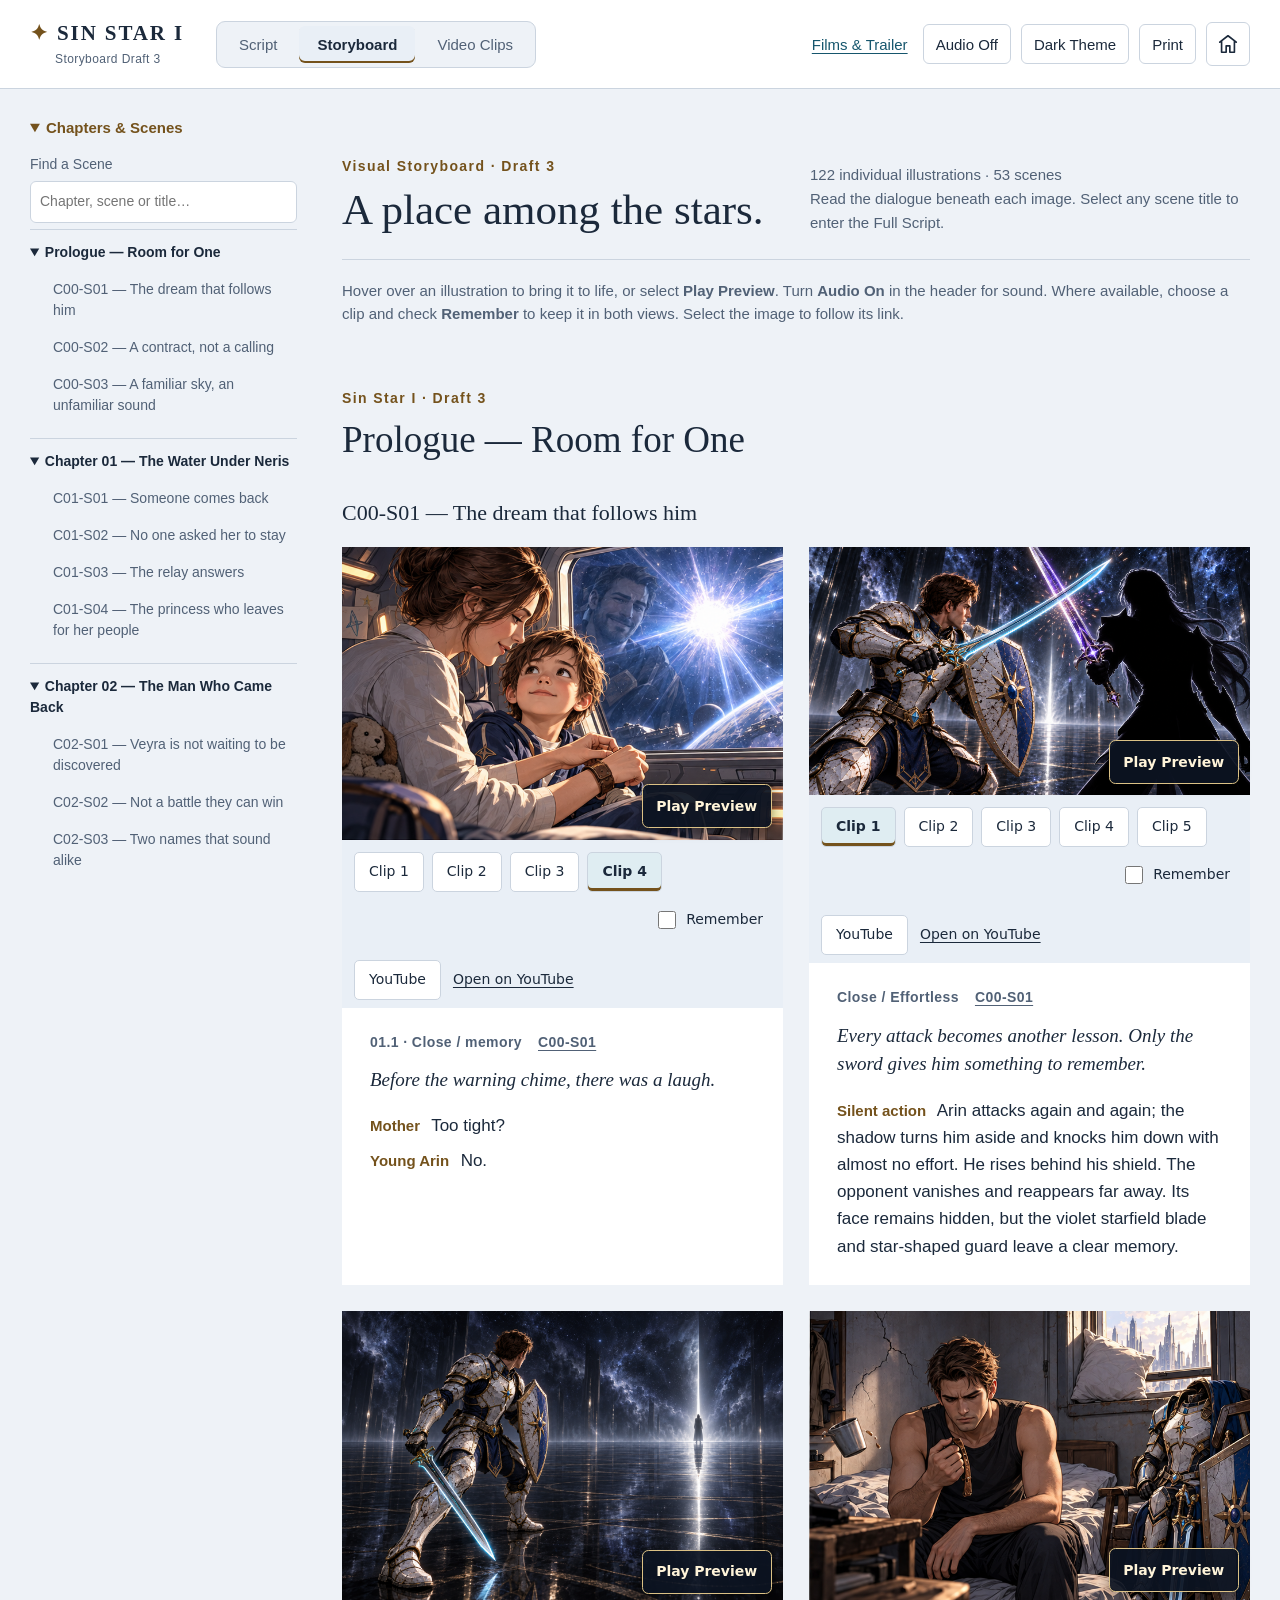
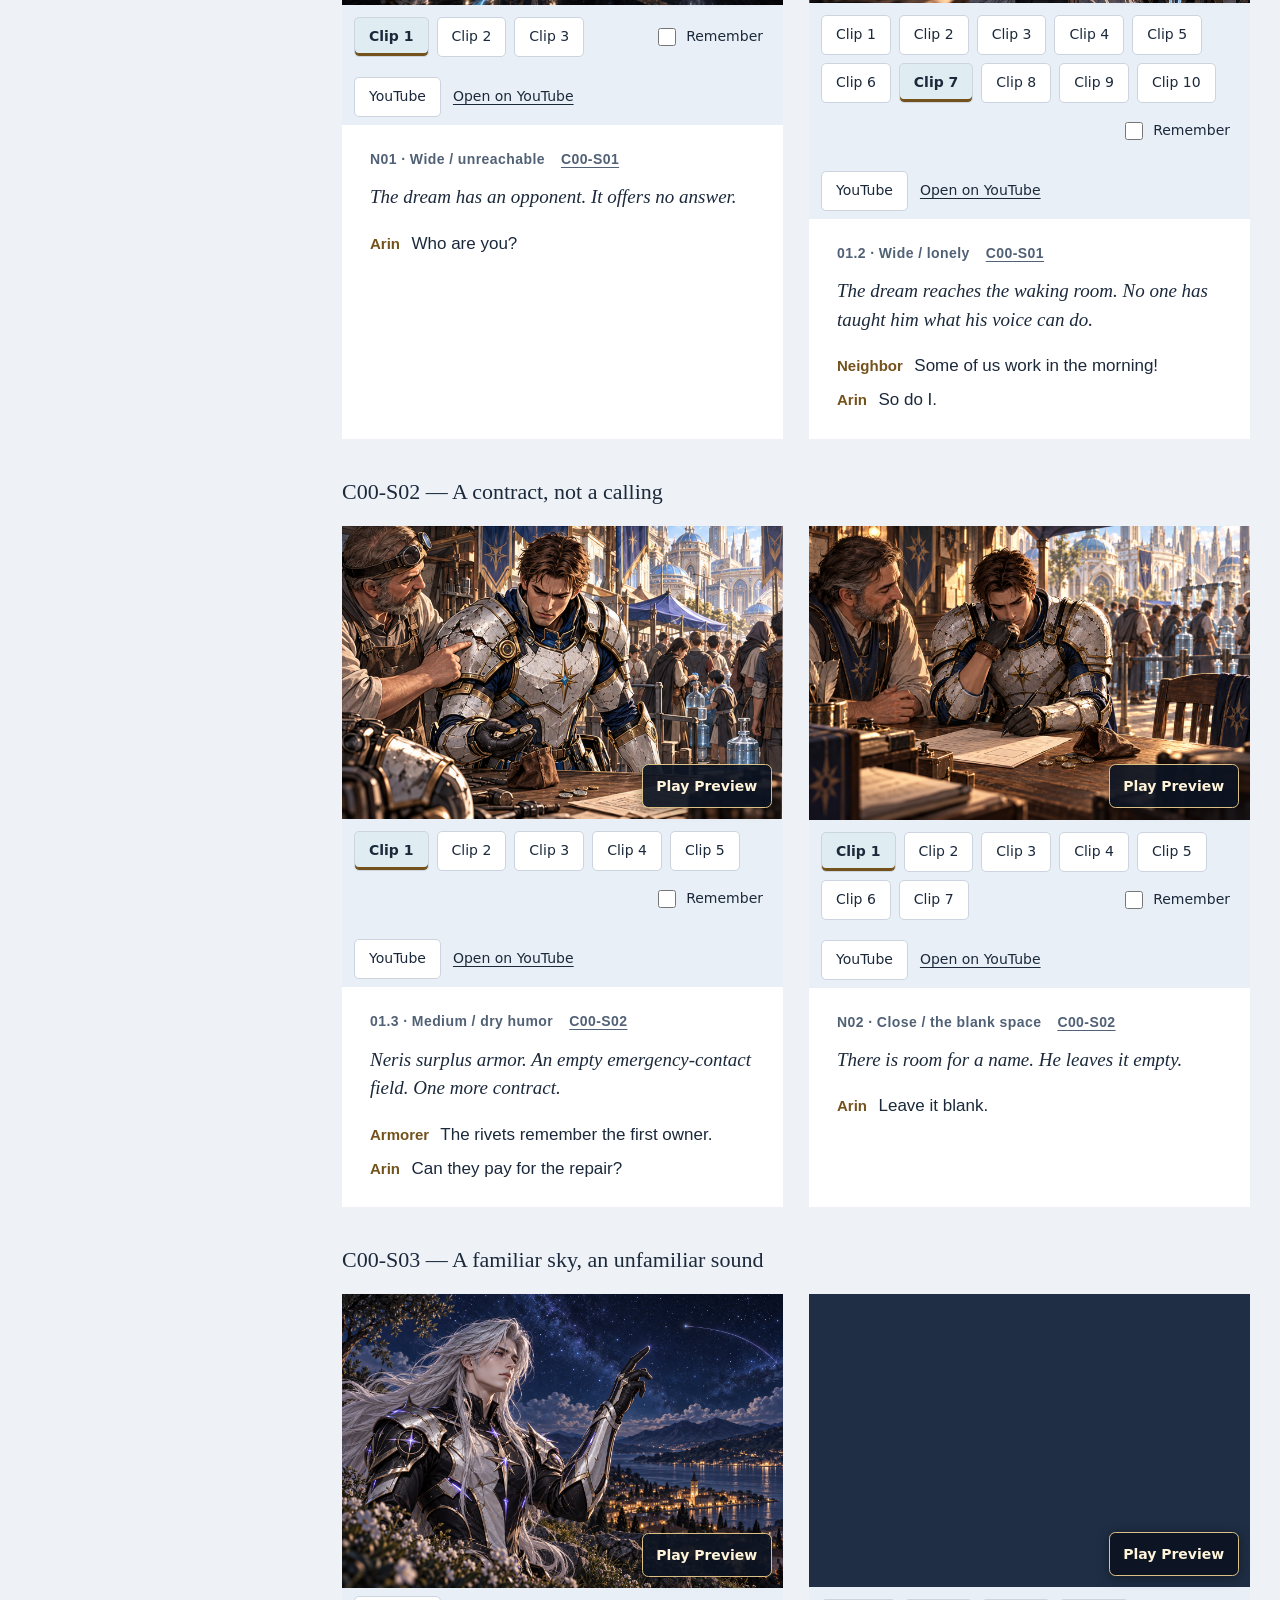
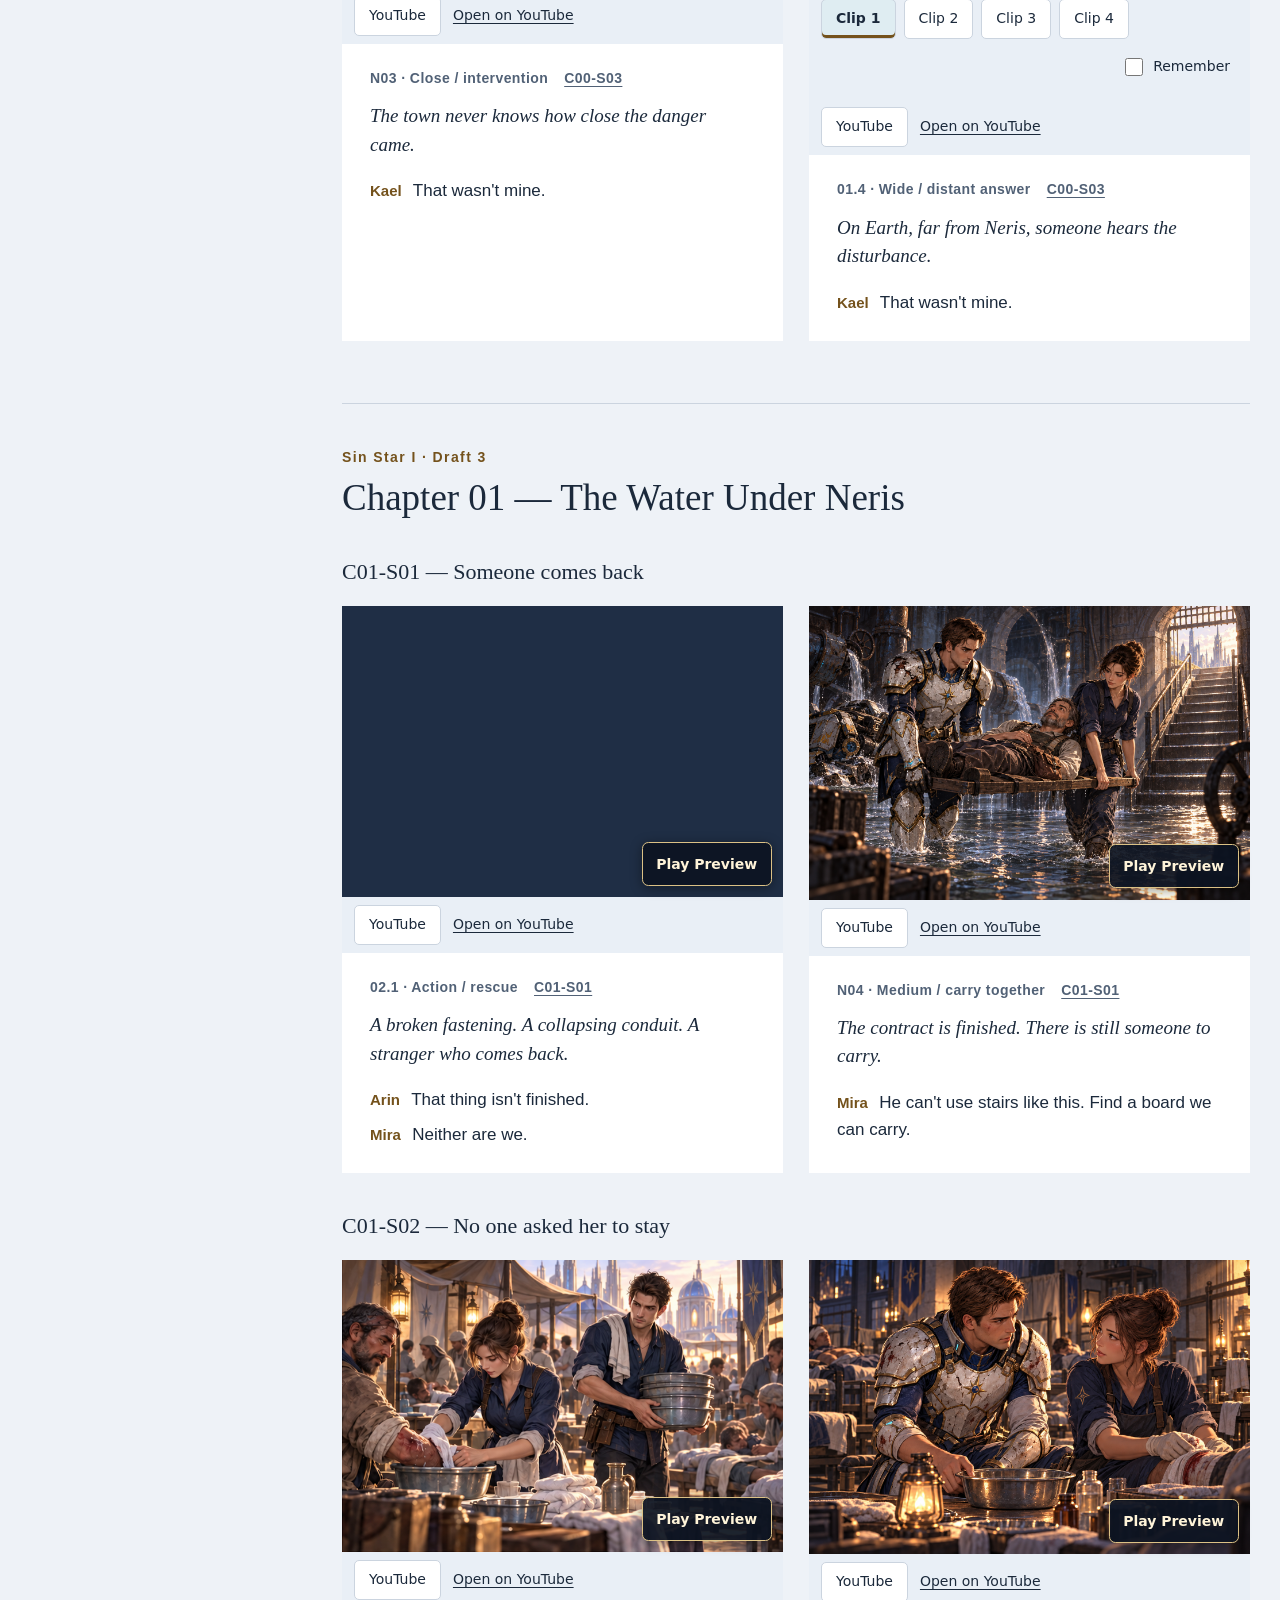
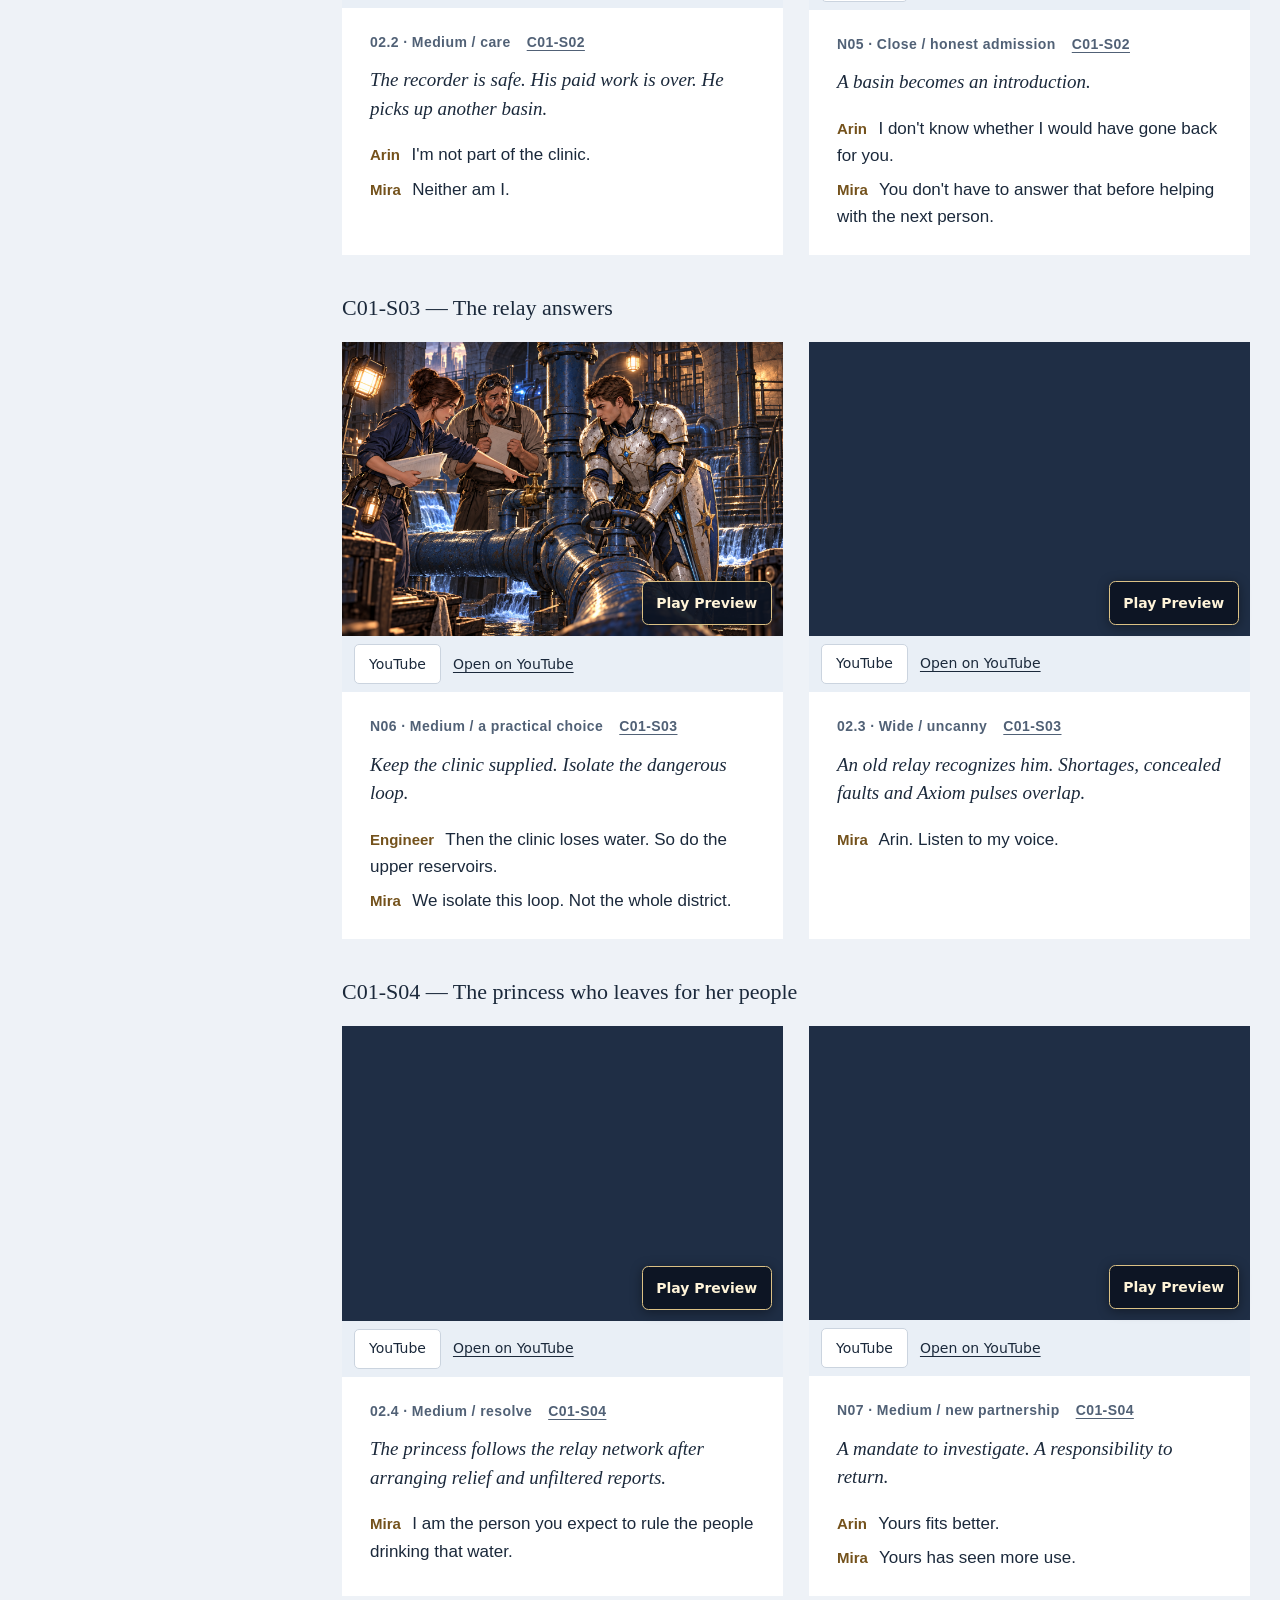
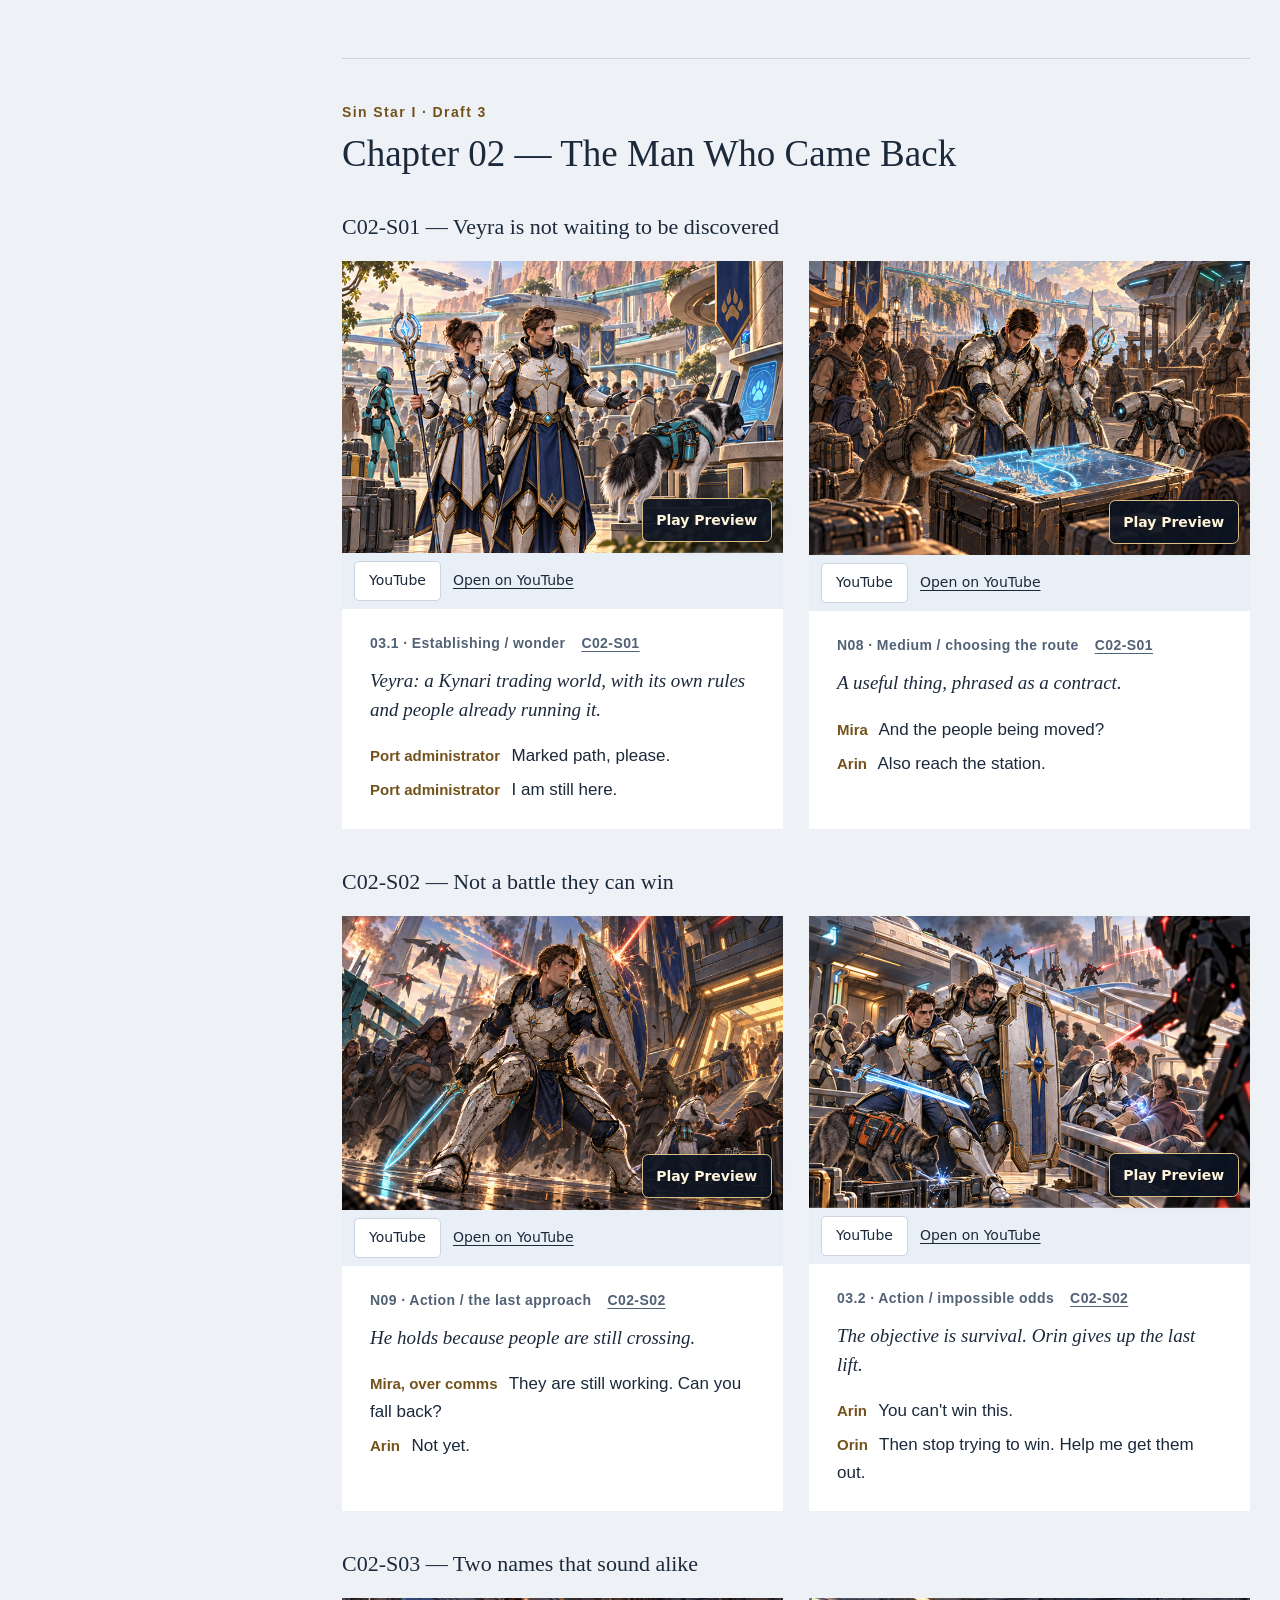
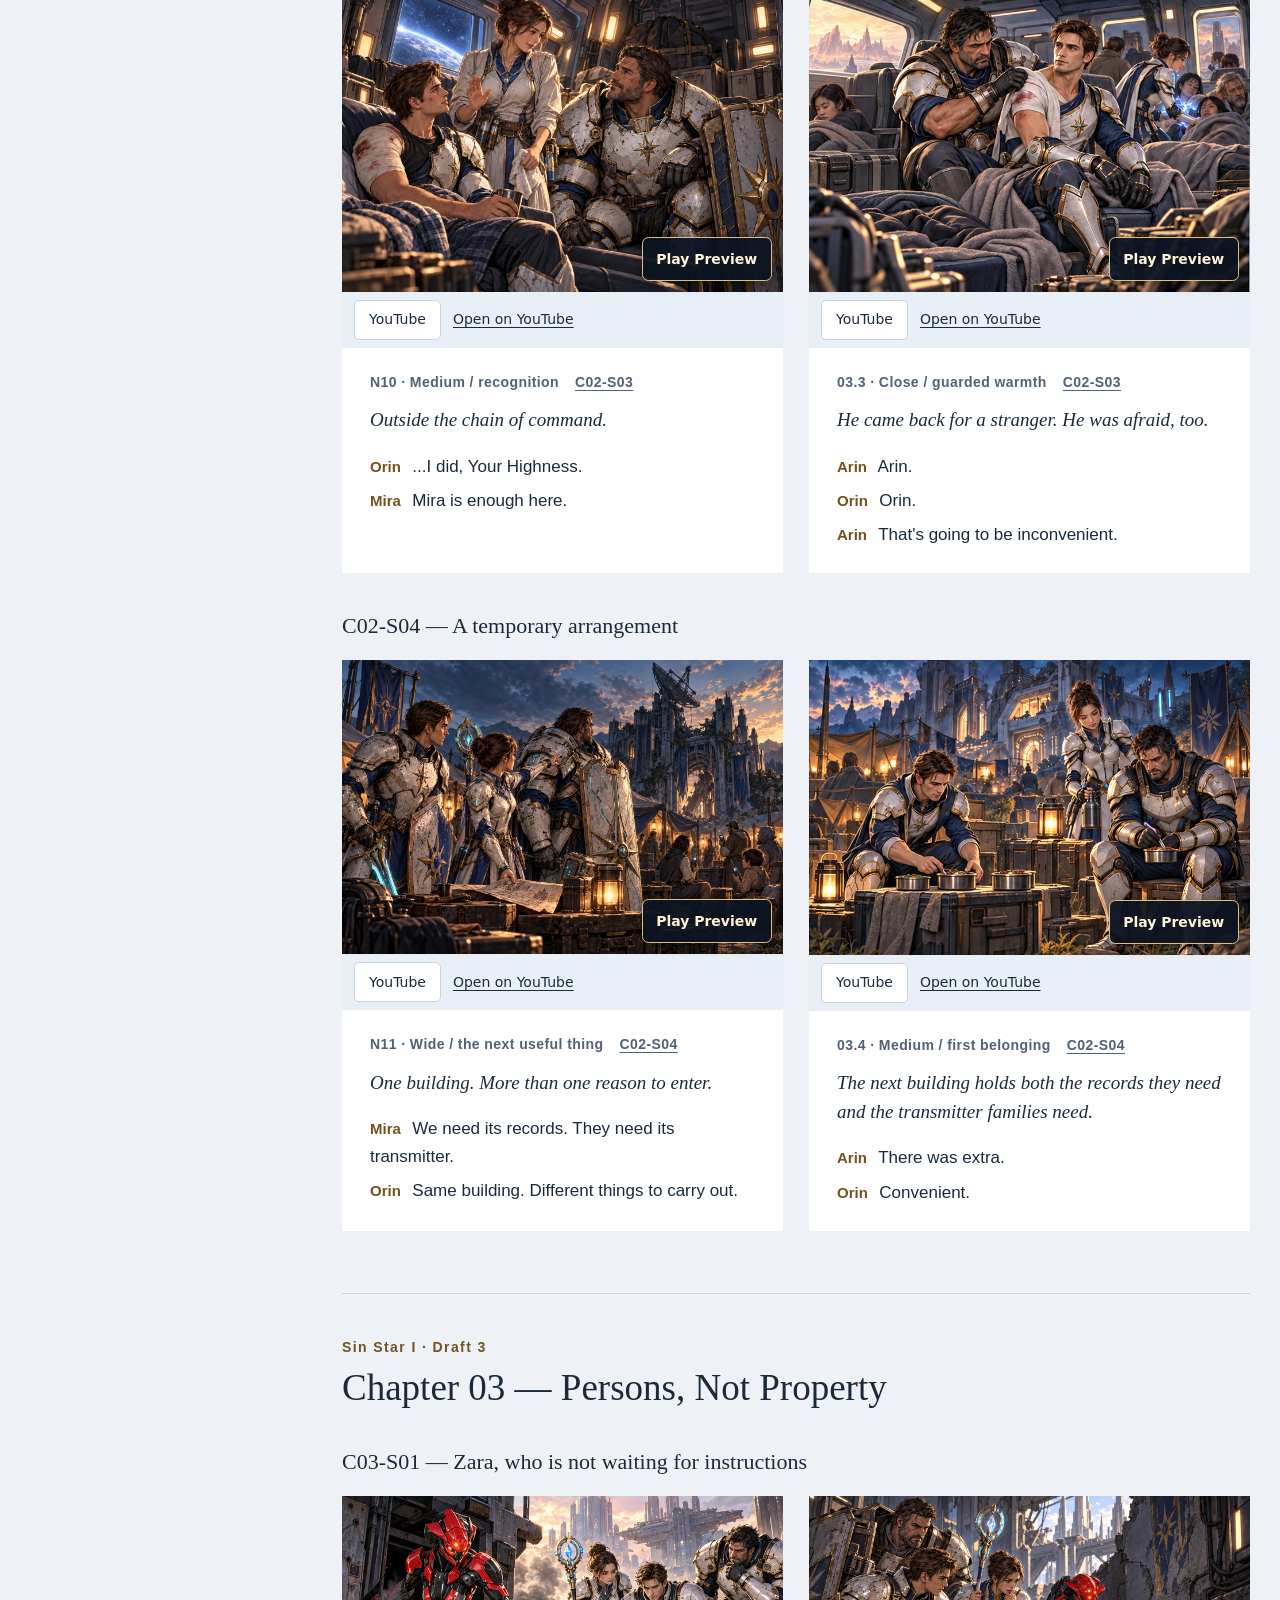
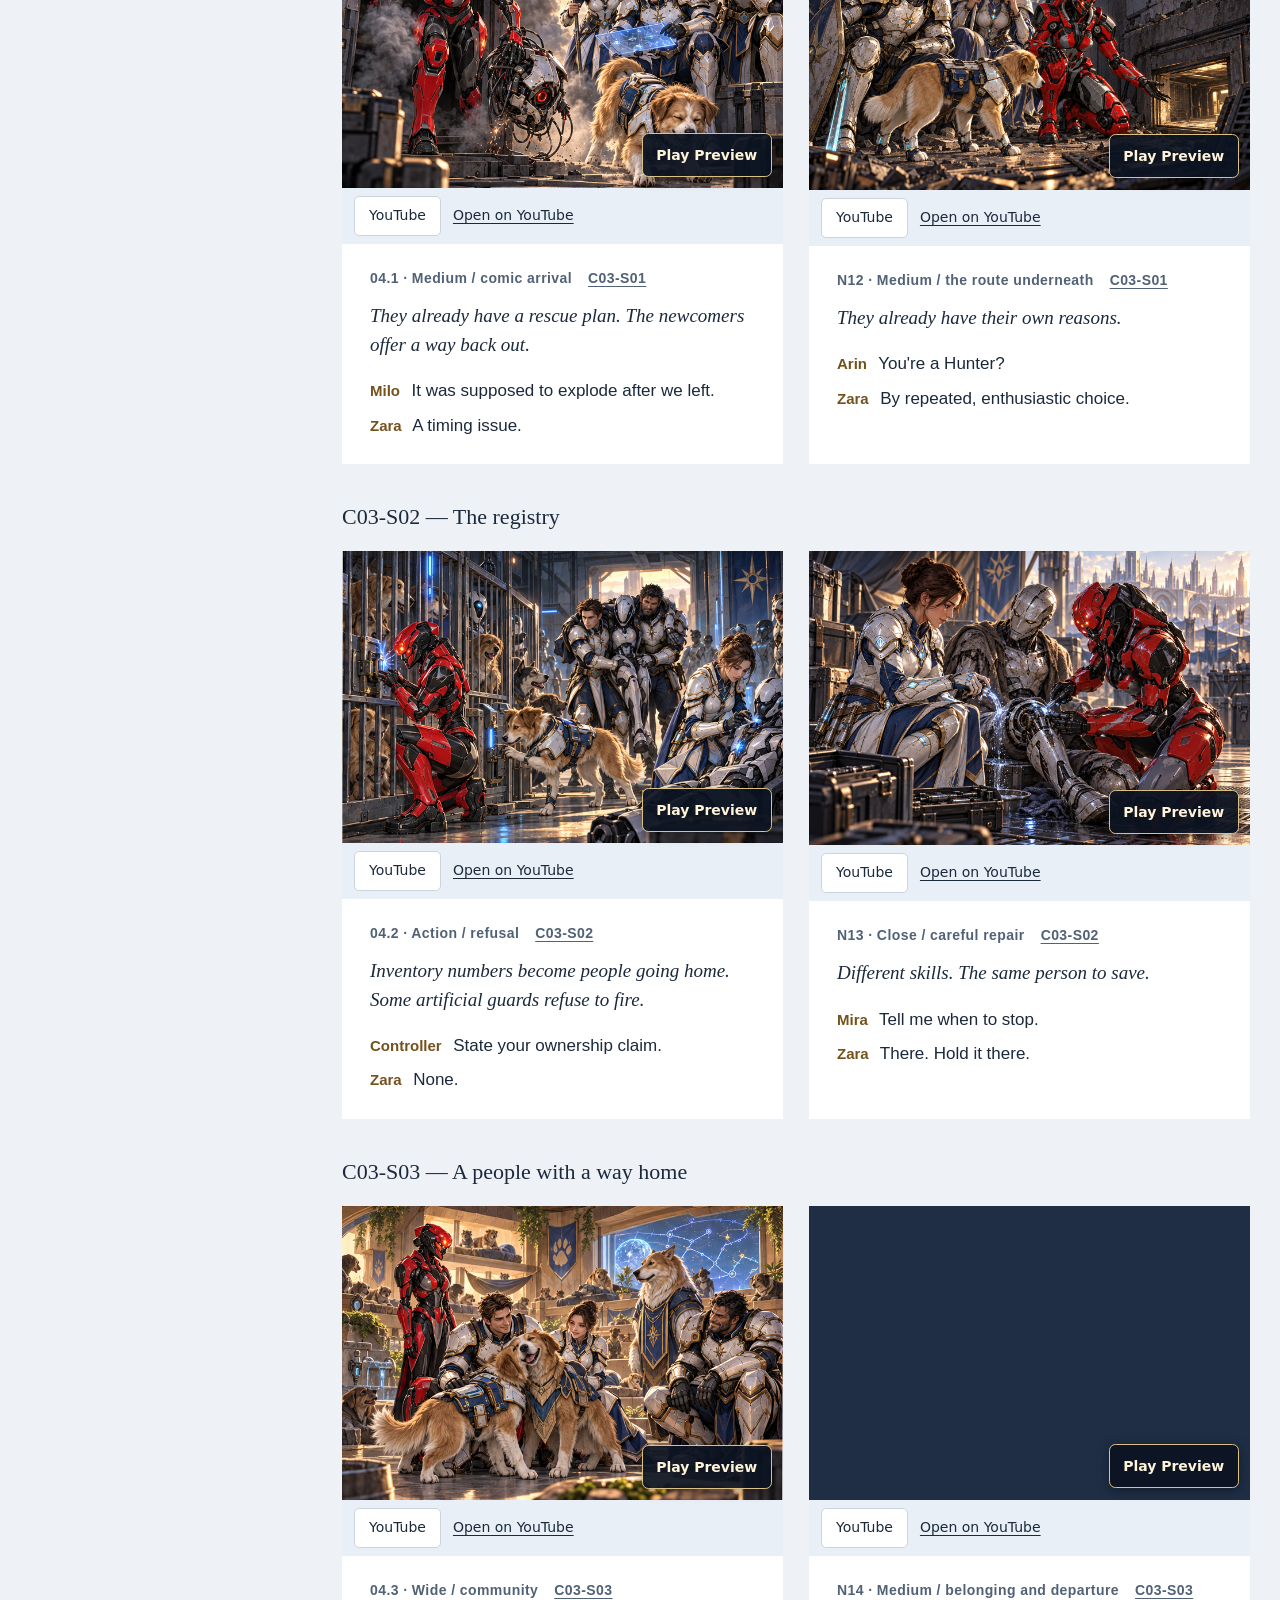
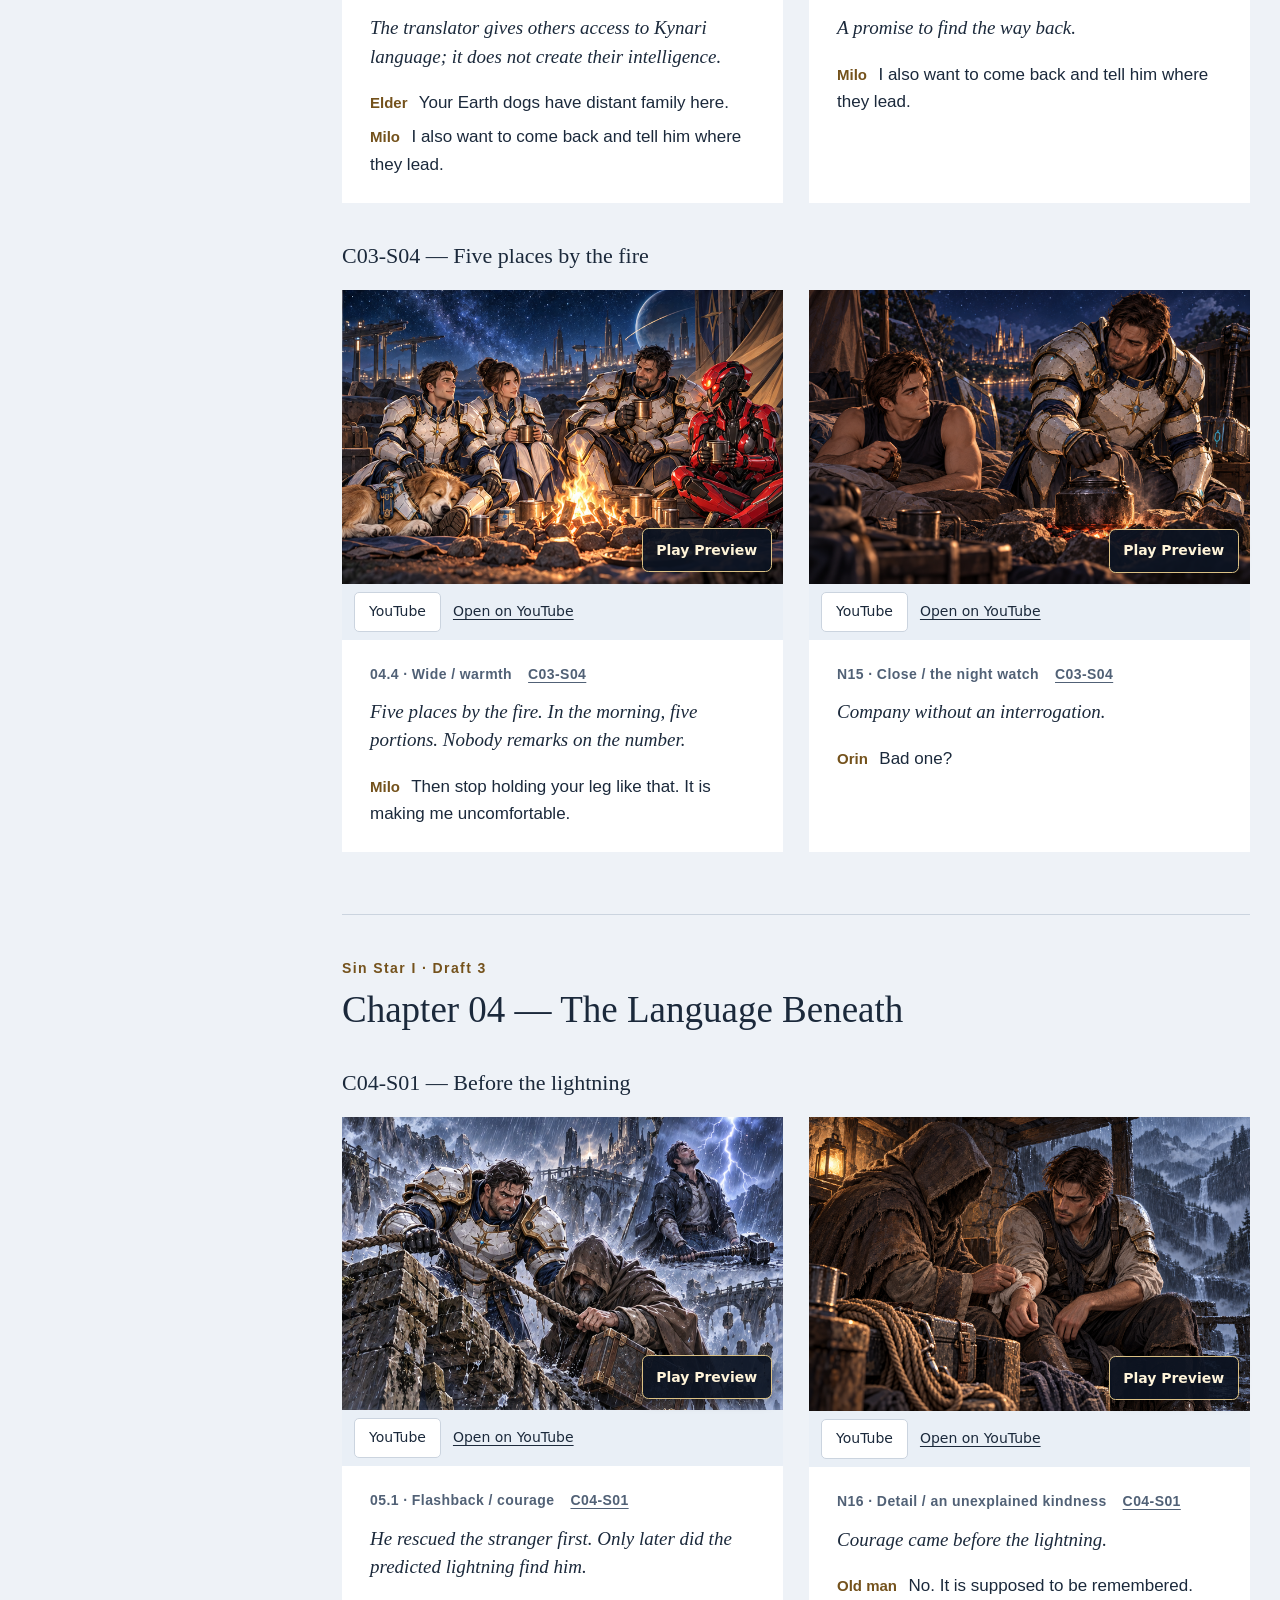
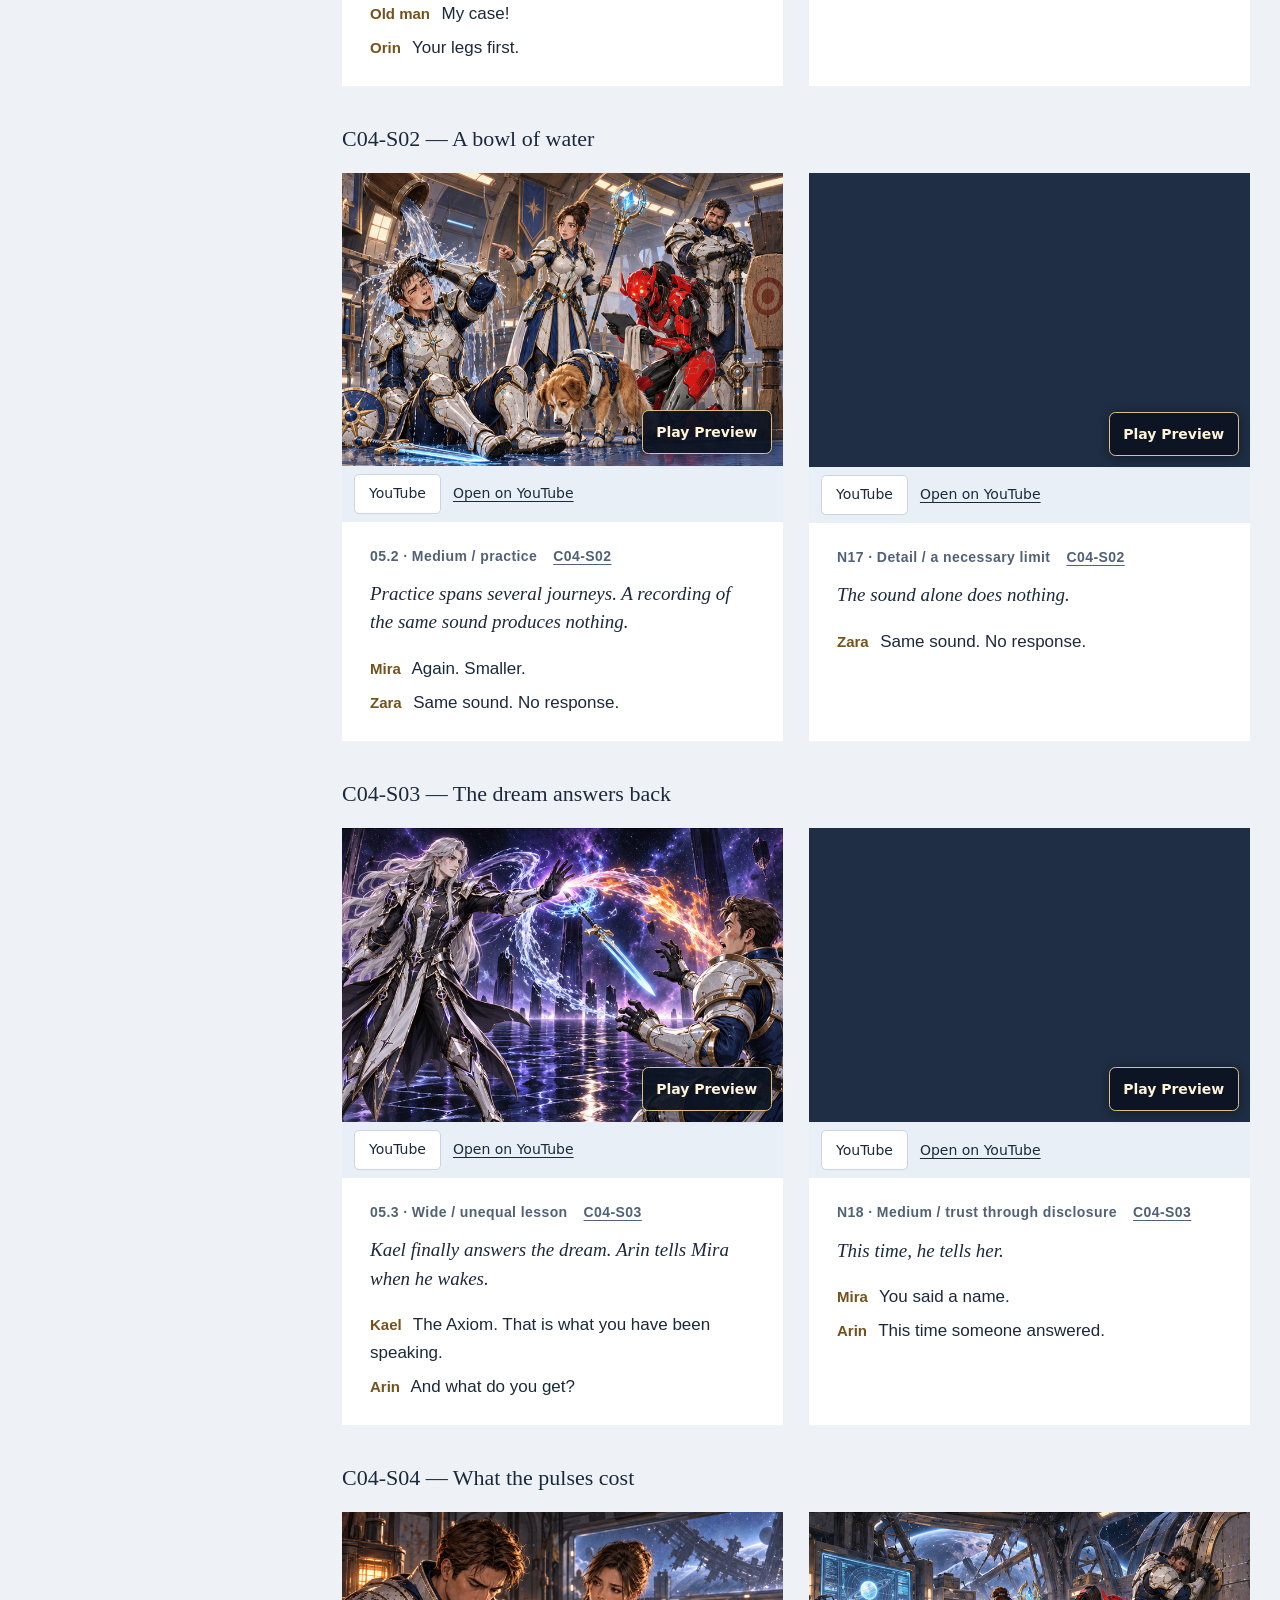
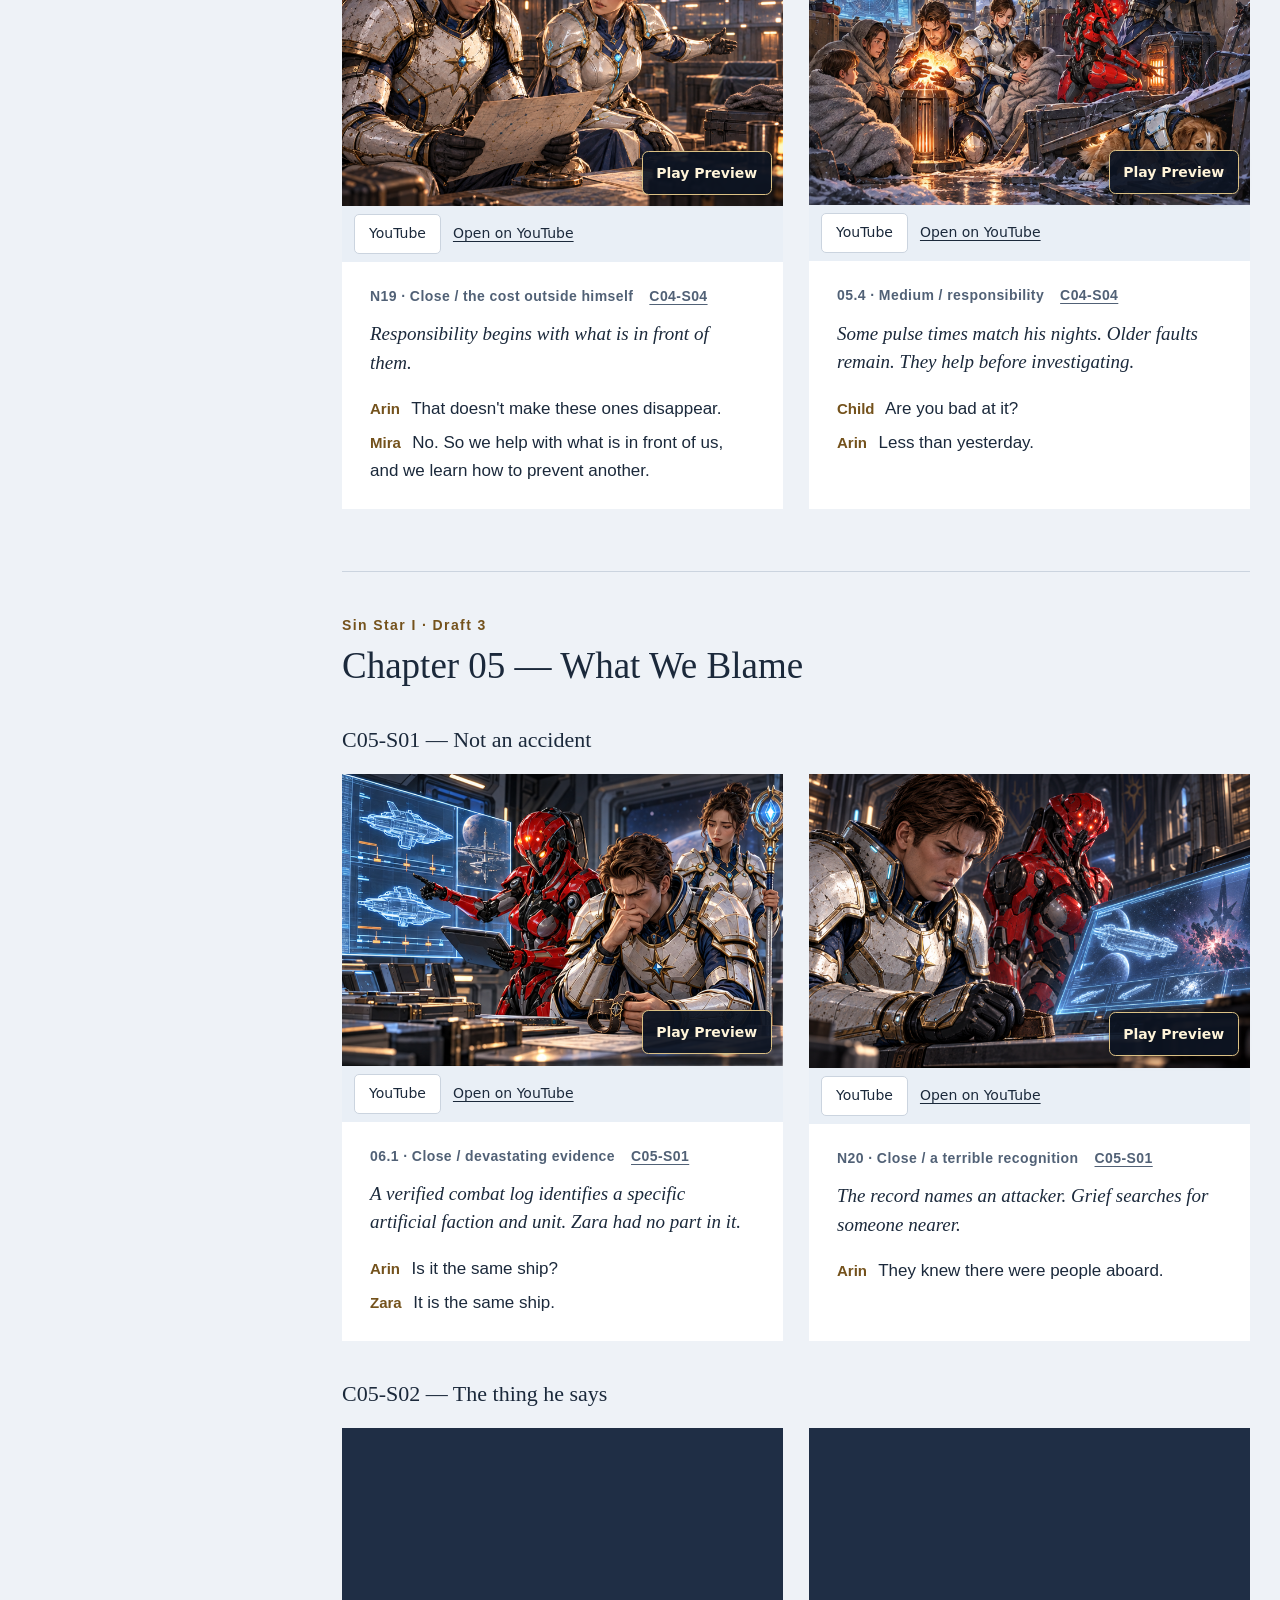
<file: docs/index.html>
<!doctype html>
<html lang="en" data-theme="dark"><head><meta charset="utf-8"><meta name="viewport" content="width=device-width,initial-scale=1"><meta name="theme-color" content="#0c1422"><meta name="description" content="Sin Star I Storyboard Draft 3: illustrated scenes, dialogue and full script."><title>Sin Star I · Storyboard Draft 3</title><link rel="icon" href="asset/star.svg"><link rel="stylesheet" href="asset/storyboard.css?v=7a3bbdcacb"><link rel="stylesheet" href="asset/animated-pictures.css?v=7b3fc18de3"><script src="asset/site-theme.js?v=cf83103d5b"></script><link rel="stylesheet" href="asset/site-shell.css?v=c6be402025"><link rel="canonical" href="https://sincioco.github.io/SinStar_Storyboard/"><meta name="referrer" content="strict-origin-when-cross-origin"><link rel="stylesheet" href="asset/public-pages.css?v=30b361fac3"></head>
<body id="top" data-view="storyboard"><a class="skip" href="#story">Skip to the story</a><header class="site-header"><div class="site-header-inner"><a class="site-brand" href="index.html"><span aria-hidden="true">✦</span> SIN STAR I<small>Storyboard Draft 3</small></a><nav class="view-tabs" aria-label="Story views"><a data-view="script" href="Sin-Star-I-Game-Script-v0.2.html">Script</a><a data-view="storyboard" href="index.html" aria-current="page">Storyboard</a><a data-view="clips" href="review.html">Video Clips</a></nav><div class="site-tools"><a href="movies.html">Films &amp; Trailer</a><button id="site-audio-toggle" type="button" aria-pressed="false" hidden>Audio Off</button><button id="site-theme-toggle" type="button" aria-pressed="false" hidden>Dark Theme</button><button id="site-print" type="button" hidden>Print</button><a id="storyboard-home" class="site-home" href="https://sincioco.com/" target="_top" aria-label="Home: Sincioco.com" title="Home: Sincioco.com"><svg viewBox="0 0 24 24" fill="none" stroke="currentColor" stroke-width="1.8" stroke-linecap="round" stroke-linejoin="round" aria-hidden="true" focusable="false"><path d="m3 10 9-7 9 7M5 9v12h5v-7h4v7h5V9"/></svg></a></div></div></header>
<div class="site-layout"><aside class="site-sidebar"><details class="scene-index" id="scene-index" open><summary>Chapters &amp; Scenes</summary><div class="scene-index-body"><div class="scene-filter-tools" hidden><label for="scene-filter">Find a Scene</label><input id="scene-filter" type="search" placeholder="Chapter, scene or title…" autocomplete="off"><p id="scene-filter-status" role="status" aria-live="polite"></p></div><nav aria-label="Chapters and scenes"><details class="scene-nav-group" open><summary><a href="#c00-s01">Prologue — Room for One</a></summary><ul><li><a data-scene-link href="#c00-s01">C00-S01 — The dream that follows him</a></li><li><a data-scene-link href="#c00-s02">C00-S02 — A contract, not a calling</a></li><li><a data-scene-link href="#c00-s03">C00-S03 — A familiar sky, an unfamiliar sound</a></li></ul></details><details class="scene-nav-group" open><summary><a href="#c01-s01">Chapter 01 — The Water Under Neris</a></summary><ul><li><a data-scene-link href="#c01-s01">C01-S01 — Someone comes back</a></li><li><a data-scene-link href="#c01-s02">C01-S02 — No one asked her to stay</a></li><li><a data-scene-link href="#c01-s03">C01-S03 — The relay answers</a></li><li><a data-scene-link href="#c01-s04">C01-S04 — The princess who leaves for her people</a></li></ul></details><details class="scene-nav-group" open><summary><a href="#c02-s01">Chapter 02 — The Man Who Came Back</a></summary><ul><li><a data-scene-link href="#c02-s01">C02-S01 — Veyra is not waiting to be discovered</a></li><li><a data-scene-link href="#c02-s02">C02-S02 — Not a battle they can win</a></li><li><a data-scene-link href="#c02-s03">C02-S03 — Two names that sound alike</a></li><li><a data-scene-link href="#c02-s04">C02-S04 — A temporary arrangement</a></li></ul></details><details class="scene-nav-group" open><summary><a href="#c03-s01">Chapter 03 — Persons, Not Property</a></summary><ul><li><a data-scene-link href="#c03-s01">C03-S01 — Zara, who is not waiting for instructions</a></li><li><a data-scene-link href="#c03-s02">C03-S02 — The registry</a></li><li><a data-scene-link href="#c03-s03">C03-S03 — A people with a way home</a></li><li><a data-scene-link href="#c03-s04">C03-S04 — Five places by the fire</a></li></ul></details><details class="scene-nav-group" open><summary><a href="#c04-s01">Chapter 04 — The Language Beneath</a></summary><ul><li><a data-scene-link href="#c04-s01">C04-S01 — Before the lightning</a></li><li><a data-scene-link href="#c04-s02">C04-S02 — A bowl of water</a></li><li><a data-scene-link href="#c04-s03">C04-S03 — The dream answers back</a></li><li><a data-scene-link href="#c04-s04">C04-S04 — What the pulses cost</a></li></ul></details><details class="scene-nav-group" open><summary><a href="#c05-s01">Chapter 05 — What We Blame</a></summary><ul><li><a data-scene-link href="#c05-s01">C05-S01 — Not an accident</a></li><li><a data-scene-link href="#c05-s02">C05-S02 — The thing he says</a></li><li><a data-scene-link href="#c05-s03">C05-S03 — No one gets erased for convenience</a></li><li><a data-scene-link href="#c05-s04">C05-S04 — An apology without a bargain</a></li><li><a data-scene-link href="#c05-s05">C05-S05 — The Second Dawn</a></li></ul></details><details class="scene-nav-group" open><summary><a href="#c06-s01">Chapter 06 — The Village That Ate</a></summary><ul><li><a data-scene-link href="#c06-s01">C06-S01 — East Valley</a></li><li><a data-scene-link href="#c06-s02">C06-S02 — The house with the repaired door</a></li><li><a data-scene-link href="#c06-s03">C06-S03 — Letters, not permission to pry</a></li><li><a data-scene-link href="#c06-s04">C06-S04 — What the food cost</a></li><li><a data-scene-link href="#c06-s05">C06-S05 — A kingdom cannot be healed by one report</a></li><li><a data-scene-link href="#c06-s06">C06-S06 — Something he can carry differently</a></li></ul></details><details class="scene-nav-group" open><summary><a href="#c07-s01">Chapter 07 — A World Worth Keeping</a></summary><ul><li><a data-scene-link href="#c07-s01">C07-S01 — Earth, briefly</a></li><li><a data-scene-link href="#c07-s02">C07-S02 — The worlds in his notebooks</a></li><li><a data-scene-link href="#c07-s03">C07-S03 — The witness archive</a></li><li><a data-scene-link href="#c07-s04">C07-S04 — The people beside the answer</a></li><li><a data-scene-link href="#c07-s05">C07-S05 — A quiet hour before leaving</a></li></ul></details><details class="scene-nav-group" open><summary><a href="#c08-s01">Chapter 08 — The Door That Listens</a></summary><ul><li><a data-scene-link href="#c08-s01">C08-S01 — A clock to come home to</a></li><li><a data-scene-link href="#c08-s02">C08-S02 — The chamber of two voices</a></li><li><a data-scene-link href="#c08-s03">C08-S03 — The battle he never wins alone</a></li><li><a data-scene-link href="#c08-s04">C08-S04 — Hold</a></li></ul></details><details class="scene-nav-group" open><summary><a href="#c09-s01">Chapter 09 — The Origin</a></summary><ul><li><a data-scene-link href="#c09-s01">C09-S01 — A place someone built</a></li><li><a data-scene-link href="#c09-s02">C09-S02 — The One comes home</a></li><li><a data-scene-link href="#c09-s03">C09-S03 — An imperfect universe refuses</a></li><li><a data-scene-link href="#c09-s04">C09-S04 — Not another Arin</a></li><li><a data-scene-link href="#c09-s05">C09-S05 — Five voices, two speakers</a></li></ul></details><details class="scene-nav-group" open><summary><a href="#e01-s01">Epilogue — The Lives They Kept</a></summary><ul><li><a data-scene-link href="#e01-s01">E01-S01 — What Kael leaves</a></li><li><a data-scene-link href="#e01-s02">E01-S02 — Nothing is fixed just because the sky survived</a></li><li><a data-scene-link href="#e01-s03">E01-S03 — A street in daylight</a></li></ul></details><details class="scene-nav-group" open><summary><a href="#opt-01">Appendix A — Optional party scenes</a></summary><ul><li><a data-scene-link href="#opt-01">OPT-01 — What he remembers besides the fire</a></li><li><a data-scene-link href="#opt-02">OPT-02 — The limit of a healer</a></li><li><a data-scene-link href="#opt-03">OPT-03 — Why Zara stays after the interesting part</a></li><li><a data-scene-link href="#opt-04">OPT-04 — His mother&#x27;s answer</a></li><li><a data-scene-link href="#opt-05">OPT-05 — The map only Milo can read</a></li><li><a data-scene-link href="#opt-06">OPT-06 — A hand offered back</a></li></ul></details></nav><nav class="reference-links" aria-label="Story references"><a href="Sin-Star-I-Game-Script-v0.2.html#sin-star-i">Script Overview</a><a href="Sin-Star-I-Game-Script-v0.2.html#3-cast-and-performance-notes">Cast &amp; Performance Notes</a><a href="index.html#canon">Canon &amp; Notes</a></nav></div></details></aside>
<main><div class="intro"><div><p class="eyebrow">Visual Storyboard · Draft 3</p><h1>A place among the stars.</h1></div><p>122 individual illustrations · 53 scenes<br>Read the dialogue beneath each image. Select any scene title to enter the Full Script.</p></div><p class="animation-guide">Hover over an illustration to bring it to life, or select <strong>Play Preview</strong>. Turn <strong>Audio On</strong> in the header for sound. Where available, choose a clip and check <strong>Remember</strong> to keep it in both views. Select the image to follow its link.</p><div id="story"><section class="board" id="prologue--room-for-one"><header class="board-head"><div><p class="eyebrow">Sin Star I · Draft 3</p><h2>Prologue — Room for One</h2></div></header><section class="scene" id="c00-s01"><h3><a href="Sin-Star-I-Game-Script-v0.2.html#c00-s01">C00-S01 — The dream that follows him</a></h3><div class="panels"><span id="page-01"></span><figure id="panel-01-1"><div class="animated-picture" data-media-id="panel-01-1" data-default-clip="episode-memory-take2"><div class="picture-stage"><a class="picture" href="asset/images/panel-01-1.png" target="_blank" rel="noopener" aria-label="Open individual illustration: Before the warning chime, there was a laugh."><img src="asset/images/panel-01-1.png?v=3e2473ccc1" alt="Inside a civilian spaceship, a mother&#x27;s hand fastens a worn wrist strap on a young boy; his father&#x27;s smiling face is reflected in the window, beyond which a sudden white flash begins. Tender memory interrupted, no bodies or gore." width="766" height="508" loading="eager" decoding="async"><video data-src="asset/videos/hover/C00-S01 - Close - Memory.mp4?v=29fa7bd453" muted loop playsinline preload="none" aria-hidden="true" tabindex="-1"></video></a><button class="animation-toggle" type="button" data-caption="Before the warning chime, there was a laugh." aria-label="Play Preview: Before the warning chime, there was a laugh." aria-pressed="false" hidden>Play Preview</button><span class="animation-status" role="status" aria-live="polite"></span><div class="youtube-preview"></div></div><div class="clip-choices" role="group" aria-label="Video clip variations" hidden><button type="button" data-clip="panel-01-1" title="The original father line is incorrect; Clip 2 retains partial generated subtitles despite its crop. Clip 4 is a fresh 720p take with correct dialogue and clean sampled frames, with no subtitle-removal crop." data-src="asset/videos/hover/C00-S01 - Close - Memory.mp4?v=29fa7bd453" aria-pressed="false">Clip 1</button><button type="button" data-clip="episode-memory-take1" title="Correct spoken dialogue, but Sin confirmed that the earlier close crop leaves partial generated subtitles visible. Preserved for comparison; superseded by the fresh, uncropped 720p memory take 2." data-src="asset/videos/hover/C00-S01_Clip2 - Close - Memory.mp4?v=6441c01301" aria-pressed="false">Clip 2</button><button type="button" data-clip="episode-white-fire-take1" title="The original father line is incorrect; Clip 2 retains partial generated subtitles despite its crop. Clip 4 is a fresh 720p take with correct dialogue and clean sampled frames, with no subtitle-removal crop." data-src="asset/videos/hover/C00-S01_Clip3 - Close - White Fire.mp4?v=be0e5fb198" aria-pressed="false">Clip 3</button><button type="button" data-clip="episode-memory-take2" title="The original father line is incorrect; Clip 2 retains partial generated subtitles despite its crop. Clip 4 is a fresh 720p take with correct dialogue and clean sampled frames, with no subtitle-removal crop." data-src="asset/videos/hover/C00-S01_Clip4 - Close - Memory.mp4?v=91f9333b41" aria-pressed="false">Clip 4</button><label><input class="remember-clip" type="checkbox"> Remember</label><span class="clip-save-status" role="status"></span></div><div class="youtube-options" hidden><button class="youtube-option" type="button" hidden>YouTube</button><a class="youtube-link" target="_blank" rel="noopener" hidden>Open on YouTube</a></div></div><figcaption><p class="scene-label"><span>01.1 · Close / memory</span><a href="Sin-Star-I-Game-Script-v0.2.html#c00-s01">C00-S01</a></p><p class="caption">Before the warning chime, there was a laugh.</p><div class="dialogue"><p><strong>Mother</strong> Too tight?</p><p><strong>Young Arin</strong> No.</p></div></figcaption></figure><figure id="new-c00-s01-duel"><div class="animated-picture" data-media-id="new-c00-s01-duel" data-default-clip="new-c00-s01-duel"><div class="picture-stage"><a class="picture" href="asset/images/c00-s01-duel.png" target="_blank" rel="noopener"><img src="asset/images/c00-s01-duel.png?v=09f000c6e4" alt="In the dream hall, Arin battles an unidentified dark silhouette whose distinctive violet starfield sword remains clearly visible. Effortless counters knock Arin down repeatedly; he rises into a guarded crouch before the opponent instantly teleports far away." width="1672" height="941" loading="lazy" decoding="async"><video data-src="asset/videos/hover/C00-S01 - Close - Effortless.mp4?v=1d3055ef2c" muted loop playsinline preload="none" aria-hidden="true" tabindex="-1"></video></a><button class="animation-toggle" type="button" data-caption="Every attack becomes another lesson. Only the sword gives him something to remember." aria-label="Play Preview: Every attack becomes another lesson. Only the sword gives him something to remember." aria-pressed="false" hidden>Play Preview</button><span class="animation-status" role="status" aria-live="polite"></span><div class="youtube-preview"></div></div><div class="clip-choices" role="group" aria-label="Video clip variations" hidden><button type="button" data-clip="new-c00-s01-duel" title="Every attack becomes another lesson. Only the sword gives him something to remember." data-src="asset/videos/hover/C00-S01 - Close - Effortless.mp4?v=1d3055ef2c" aria-pressed="false">Clip 1</button><button type="button" data-clip="new-c00-s01-duel-godlike" title="In the dream, the shadow towers over him. Stone, lightning and fire make resistance feel impossible." data-src="asset/videos/hover/C00-S01_Clip2 - Wide - Godlike.mp4?v=a6c421d907" aria-pressed="false">Clip 2</button><button type="button" data-clip="episode-receding-door-take1" title="Prologue episode — Receding Door" data-src="asset/videos/hover/C00-S01_Clip3 - Wide - Receding Door.mp4?v=880f17c81d" aria-pressed="false">Clip 3</button><button type="button" data-clip="new-c00-s01-duel-moving-godlike" title="Kael advances, lunges and pivots through stone, fire and lightning as Arin dodges and is knocked down." data-src="asset/videos/hover/C00-S01_Clip4 - Wide - Moving Godlike.mp4?v=150de3b06d" aria-pressed="false">Clip 4</button><button type="button" data-clip="new-c00-s01-duel-teleport-godlike" title="Kael unleashes the moving elemental assault, then shrinks and teleports into the distance while Arin recovers." data-src="asset/videos/hover/C00-S01_Clip5 - Wide - Teleport Godlike.mp4?v=d6e6dc6b45" aria-pressed="false">Clip 5</button><label><input class="remember-clip" type="checkbox"> Remember</label><span class="clip-save-status" role="status"></span></div><div class="youtube-options" hidden><button class="youtube-option" type="button" hidden>YouTube</button><a class="youtube-link" target="_blank" rel="noopener" hidden>Open on YouTube</a></div></div><figcaption><p class="scene-label"><span>Close / Effortless</span><a href="Sin-Star-I-Game-Script-v0.2.html#c00-s01">C00-S01</a></p><p class="caption">Every attack becomes another lesson. Only the sword gives him something to remember.</p><div class="dialogue"><p><strong>Silent action</strong> Arin attacks again and again; the shadow turns him aside and knocks him down with almost no effort. He rises behind his shield. The opponent vanishes and reappears far away. Its face remains hidden, but the violet starfield blade and star-shaped guard leave a clear memory.</p></div></figcaption></figure>
<figure id="new-c00-s01-dream"><div class="animated-picture" data-media-id="new-c00-s01-dream" data-default-clip="new-c00-s01-dream"><div class="picture-stage"><a class="picture" href="asset/images/c00-s01-dream.png" target="_blank" rel="noopener" aria-label="Open individual illustration: The dream has an opponent. It offers no answer."><img src="asset/images/c00-s01-dream.png?v=4b2cf5b0c8" alt="The dream has an opponent. It offers no answer. Wide / unreachable" width="1536" height="1024" loading="lazy" decoding="async"><video data-src="asset/videos/hover/C00-S01 - Wide - Unreachable.mp4?v=1f9a94a5be" muted loop playsinline preload="none" aria-hidden="true" tabindex="-1"></video></a><button class="animation-toggle" type="button" data-caption="The dream has an opponent. It offers no answer." aria-label="Play Preview: The dream has an opponent. It offers no answer." aria-pressed="false" hidden>Play Preview</button><span class="animation-status" role="status" aria-live="polite"></span><div class="youtube-preview"></div></div><div class="clip-choices" role="group" aria-label="Video clip variations" hidden><button type="button" data-clip="new-c00-s01-dream" title="The dream has an opponent. It offers no answer." data-src="asset/videos/hover/C00-S01 - Wide - Unreachable.mp4?v=1f9a94a5be" aria-pressed="false">Clip 1</button><button type="button" data-clip="episode-who-are-you-take1" title="Prologue episode — Who Are You" data-src="asset/videos/hover/C00-S01_Clip2 - Wide - Who Are You.mp4?v=ac1e42e496" aria-pressed="false">Clip 2</button><button type="button" data-clip="episode-unspoken-sound-take1" title="Prologue episode — Unspoken Sound" data-src="asset/videos/hover/C00-S01_Clip3 - Wide - Unspoken Sound.mp4?v=ce4c42cba7" aria-pressed="false">Clip 3</button><label><input class="remember-clip" type="checkbox"> Remember</label><span class="clip-save-status" role="status"></span></div><div class="youtube-options" hidden><button class="youtube-option" type="button" hidden>YouTube</button><a class="youtube-link" target="_blank" rel="noopener" hidden>Open on YouTube</a></div></div><figcaption><p class="scene-label"><span>N01 · Wide / unreachable</span><a href="Sin-Star-I-Game-Script-v0.2.html#c00-s01">C00-S01</a></p><p class="caption">The dream has an opponent. It offers no answer.</p><div class="dialogue"><p><strong>Arin</strong> Who are you?</p></div></figcaption></figure><figure id="panel-01-2"><div class="animated-picture" data-media-id="panel-01-2" data-default-clip="episode-wake-take4"><div class="picture-stage"><a class="picture" href="asset/images/panel-01-2.png" target="_blank" rel="noopener" aria-label="Open individual illustration: The dream reaches the waking room. No one has taught him what his voice can do."><img src="asset/images/panel-01-2.png?v=cda82846e6" alt="Adult Arin wakes alone in cheap lodging, dark undershirt, armor on a chair. A cup slides by itself; a hairline crack climbs the plaster. He clutches the same ordinary wrist strap. An unused pillow is wedged into a rattling window." width="767" height="508" loading="lazy" decoding="async"><video data-src="asset/videos/hover/C00-S01 - Wide - Lonely.mp4?v=94aebd2a4d" muted loop playsinline preload="none" aria-hidden="true" tabindex="-1"></video></a><button class="animation-toggle" type="button" data-caption="The dream reaches the waking room. No one has taught him what his voice can do." aria-label="Play Preview: The dream reaches the waking room. No one has taught him what his voice can do." aria-pressed="false" hidden>Play Preview</button><span class="animation-status" role="status" aria-live="polite"></span><div class="youtube-preview"></div></div><div class="clip-choices" role="group" aria-label="Video clip variations" hidden><button type="button" data-clip="panel-01-2" title="The dream reaches the waking room. No one has taught him what his voice can do." data-src="asset/videos/hover/C00-S01 - Wide - Lonely.mp4?v=94aebd2a4d" aria-pressed="false">Clip 1</button><button type="button" data-clip="episode-one-pillow-take1" title="Prologue episode — One Pillow" data-src="asset/videos/hover/C00-S01_Clip2 - Wide - One Pillow.mp4?v=d15457a0b5" aria-pressed="false">Clip 2</button><button type="button" data-clip="episode-ledger-strap-take1" title="Prologue episode — Ledger Strap" data-src="asset/videos/hover/C00-S01_Clip3 - Wide - Ledger Strap.mp4?v=473db464a9" aria-pressed="false">Clip 3</button><button type="button" data-clip="episode-wake-take2" title="Retained earlier take: correct words, but the opening is subdued. Superseded in the episode by the requested nightmare scream in take 3." data-src="asset/videos/hover/C00-S01_Clip4 - Wide - Wake.mp4?v=4b8783ed52" aria-pressed="false">Clip 4</button><button type="button" data-clip="episode-wake-take1" title="Retained alternate: incorrectly speaks No softly and So do I tired and dry before the three correct lines. Do not use in the episode. Generated captions removed by a close crop." data-src="asset/videos/hover/C00-S01_Clip5 - Wide - Wake.mp4?v=159baed95c" aria-pressed="false">Clip 5</button><button type="button" data-clip="episode-wake-take3" title="Retained stronger outburst. Sin requested a still longer Nooooooooooo and visible horror from an asleep starting pose. Superseded by the next performance; original footage retained." data-src="asset/videos/hover/C00-S01_Clip6 - Wide - Wake.mp4?v=57bab4b03a" aria-pressed="false">Clip 6</button><button type="button" data-clip="episode-wake-take4" title="Prologue episode — Wake" data-src="asset/videos/hover/C00-S01_Clip7 - Wide - Wake.mp4?v=ef9a3597b1" aria-pressed="false">Clip 7</button><button type="button" data-clip="episode-wake-take5" title="New 720p face-reference take. Isolated opening ASR identifies sustained NOOOOOOO over 0.00–4.66 seconds; full-shot ASR matches both follow-up lines. Sampled frames show a prolonged distressed open-mouth scream, then alert breathing. Same bedroom and approved swept-back chestnut hairstyle retained. LTX generated bottom captions; raw source preserved, delivery cropped to 1088x612 and resized to 1280x720. Sin clarified that lying in bed is also acceptable; sitting upright is not required. Original generated audio retained. Sin rejected the acting as a deliberate performance; retained for comparison. Next take must portray involuntary fear and grief from reliving his parents&#x27; deaths." data-src="asset/videos/hover/C00-S01_Clip8 - Wide - Wake.mp4?v=b8c0f71b41" aria-pressed="false">Clip 8</button><button type="button" data-clip="episode-wake-take6" title="Preserved unsuccessful attempt. Starts asleep but rises into an upright scream despite the lying-down direction, with a camera-facing recovery. Opening-only ASR identifies a prolonged No (0.00-3.68 seconds). Tail ASR includes the neighbor line followed by unwanted additional words and then So do I; wording is not approved. Twenty-four sampled frames contain no captions. Native 1280x720 output, original audio retained. Retained for comparison; not selected for the episode." data-src="asset/videos/hover/C00-S01_Clip9 - Wide - Wake.mp4?v=64bfc4647c" aria-pressed="false">Clip 9</button><button type="button" data-clip="episode-wake-take7" title="Revised intimate close-up using the approved 4K head sheet. Sampled frames show the cry beginning with eyes shut, a head recoil against the pillow, then a tearful distressed recovery while remaining reclined. No upright torso pose or broad arm display. Full-shot ASR identifies all three intended lines with no extra words; opening-only ASR identifies sustained NOOOOOOO over 0.00-3.00 seconds. Automatic exact match differs only in the elongated vowel count. Twenty-four sampled frames contain no captions. Native 1280x720, 24 fps; original LTX audio and raw render retained without additional crop. Sin approved this performance as perfect on September 27, 2026. Preserve it as the waking-scene acting reference. Previous takes and assembled episode preserved." data-src="asset/videos/hover/C00-S01_Clip10 - Close - Wake.mp4?v=f1a1525286" aria-pressed="false">Clip 10</button><label><input class="remember-clip" type="checkbox"> Remember</label><span class="clip-save-status" role="status"></span></div><div class="youtube-options" hidden><button class="youtube-option" type="button" hidden>YouTube</button><a class="youtube-link" target="_blank" rel="noopener" hidden>Open on YouTube</a></div></div><figcaption><p class="scene-label"><span>01.2 · Wide / lonely</span><a href="Sin-Star-I-Game-Script-v0.2.html#c00-s01">C00-S01</a></p><p class="caption">The dream reaches the waking room. No one has taught him what his voice can do.</p><div class="dialogue"><p><strong>Neighbor</strong> Some of us work in the morning!</p><p><strong>Arin</strong> So do I.</p></div></figcaption></figure></div></section><section class="scene" id="c00-s02"><h3><a href="Sin-Star-I-Game-Script-v0.2.html#c00-s02">C00-S02 — A contract, not a calling</a></h3><div class="panels"><figure id="panel-01-3"><div class="animated-picture" data-media-id="panel-01-3" data-default-clip="panel-01-3"><div class="picture-stage"><a class="picture" href="asset/images/panel-01-3.png" target="_blank" rel="noopener" aria-label="Open individual illustration: Neris surplus armor. An empty emergency-contact field. One more contract."><img src="asset/images/panel-01-3.png?v=8c83420af4" alt="At a Neris repair stall, adult Arin in battered surplus white navy gold armor counts a few coins while a practical armorer points to his cracked shoulder rivet. Contract papers and a public water queue behind him." width="766" height="510" loading="lazy" decoding="async"><video data-src="asset/videos/hover/C00-S02 - Medium - Dry Humor.mp4?v=0eff0921b5" muted loop playsinline preload="none" aria-hidden="true" tabindex="-1"></video></a><button class="animation-toggle" type="button" data-caption="Neris surplus armor. An empty emergency-contact field. One more contract." aria-label="Play Preview: Neris surplus armor. An empty emergency-contact field. One more contract." aria-pressed="false" hidden>Play Preview</button><span class="animation-status" role="status" aria-live="polite"></span><div class="youtube-preview"></div></div><div class="clip-choices" role="group" aria-label="Video clip variations" hidden><button type="button" data-clip="panel-01-3" title="Neris surplus armor. An empty emergency-contact field. One more contract." data-src="asset/videos/hover/C00-S02 - Medium - Dry Humor.mp4?v=0eff0921b5" aria-pressed="false">Clip 1</button><button type="button" data-clip="episode-neris-issue-take1" title="Prologue episode — Neris Issue" data-src="asset/videos/hover/C00-S02_Clip2 - Medium - Neris Issue.mp4?v=82653d6fde" aria-pressed="false">Clip 2</button><button type="button" data-clip="episode-proper-work-take1" title="Prologue episode — Proper Work" data-src="asset/videos/hover/C00-S02_Clip3 - Medium - Proper Work.mp4?v=b42815050d" aria-pressed="false">Clip 3</button><button type="button" data-clip="episode-ration-shared-take1" title="Prologue episode — Ration Shared" data-src="asset/videos/hover/C00-S02_Clip4 - Wide - Ration Shared.mp4?v=6ef04568cb" aria-pressed="false">Clip 4</button><button type="button" data-clip="episode-wrong-district-take1" title="Prologue episode — Wrong District" data-src="asset/videos/hover/C00-S02_Clip5 - Wide - Wrong District.mp4?v=967c24597c" aria-pressed="false">Clip 5</button><label><input class="remember-clip" type="checkbox"> Remember</label><span class="clip-save-status" role="status"></span></div><div class="youtube-options" hidden><button class="youtube-option" type="button" hidden>YouTube</button><a class="youtube-link" target="_blank" rel="noopener" hidden>Open on YouTube</a></div></div><figcaption><p class="scene-label"><span>01.3 · Medium / dry humor</span><a href="Sin-Star-I-Game-Script-v0.2.html#c00-s02">C00-S02</a></p><p class="caption">Neris surplus armor. An empty emergency-contact field. One more contract.</p><div class="dialogue"><p><strong>Armorer</strong> The rivets remember the first owner.</p><p><strong>Arin</strong> Can they pay for the repair?</p></div></figcaption></figure><figure id="new-c00-s02-contract"><div class="animated-picture" data-media-id="new-c00-s02-contract" data-default-clip="new-c00-s02-contract"><div class="picture-stage"><a class="picture" href="asset/images/c00-s02-contract.png" target="_blank" rel="noopener" aria-label="Open individual illustration: There is room for a name. He leaves it empty."><img src="asset/images/c00-s02-contract.png?v=dbc33e68b1" alt="There is room for a name. He leaves it empty. Close / the blank space" width="1536" height="1024" loading="lazy" decoding="async"><video data-src="asset/videos/hover/C00-S02 - Close - The Blank Space.mp4?v=277c4944af" muted loop playsinline preload="none" aria-hidden="true" tabindex="-1"></video></a><button class="animation-toggle" type="button" data-caption="There is room for a name. He leaves it empty." aria-label="Play Preview: There is room for a name. He leaves it empty." aria-pressed="false" hidden>Play Preview</button><span class="animation-status" role="status" aria-live="polite"></span><div class="youtube-preview"></div></div><div class="clip-choices" role="group" aria-label="Video clip variations" hidden><button type="button" data-clip="new-c00-s02-contract" title="There is room for a name. He leaves it empty." data-src="asset/videos/hover/C00-S02 - Close - The Blank Space.mp4?v=277c4944af" aria-pressed="false">Clip 1</button><button type="button" data-clip="episode-contract-take1" title="Prologue episode — Contract" data-src="asset/videos/hover/C00-S02_Clip2 - Close - Contract.mp4?v=aa4008ea0e" aria-pressed="false">Clip 2</button><button type="button" data-clip="episode-recovery-fee-take1" title="Prologue episode — Recovery Fee" data-src="asset/videos/hover/C00-S02_Clip3 - Close - Recovery Fee.mp4?v=83e3eff461" aria-pressed="false">Clip 3</button><button type="button" data-clip="episode-and-the-crew-take1" title="Prologue episode — And The Crew" data-src="asset/videos/hover/C00-S02_Clip4 - Close - And The Crew.mp4?v=85d8c707f1" aria-pressed="false">Clip 4</button><button type="button" data-clip="episode-group-contracts-take1" title="Prologue episode — Group Contracts" data-src="asset/videos/hover/C00-S02_Clip5 - Close - Group Contracts.mp4?v=a89b9fac7e" aria-pressed="false">Clip 5</button><button type="button" data-clip="episode-join-a-group-take1" title="Prologue episode — Join A Group" data-src="asset/videos/hover/C00-S02_Clip6 - Close - Join A Group.mp4?v=ccbf5c8864" aria-pressed="false">Clip 6</button><button type="button" data-clip="episode-leave-it-blank-take1" title="Prologue episode — Leave It Blank" data-src="asset/videos/hover/C00-S02_Clip7 - Close - Leave It Blank.mp4?v=4c3f339005" aria-pressed="false">Clip 7</button><label><input class="remember-clip" type="checkbox"> Remember</label><span class="clip-save-status" role="status"></span></div><div class="youtube-options" hidden><button class="youtube-option" type="button" hidden>YouTube</button><a class="youtube-link" target="_blank" rel="noopener" hidden>Open on YouTube</a></div></div><figcaption><p class="scene-label"><span>N02 · Close / the blank space</span><a href="Sin-Star-I-Game-Script-v0.2.html#c00-s02">C00-S02</a></p><p class="caption">There is room for a name. He leaves it empty.</p><div class="dialogue"><p><strong>Arin</strong> Leave it blank.</p></div></figcaption></figure></div></section><section class="scene" id="c00-s03"><h3><a href="Sin-Star-I-Game-Script-v0.2.html#c00-s03">C00-S03 — A familiar sky, an unfamiliar sound</a></h3><div class="panels"><figure id="new-c00-s03-course"><div class="animated-picture" data-media-id="new-c00-s03-course" data-default-clip="new-c00-s03-course"><div class="picture-stage"><a class="picture" href="asset/images/c00-s03-course.png" target="_blank" rel="noopener" aria-label="Open individual illustration: The town never knows how close the danger came."><img src="asset/images/c00-s03-course.png?v=a401c2e1da" alt="The town never knows how close the danger came. Close / intervention" width="1536" height="1024" loading="lazy" decoding="async"><video data-src="asset/videos/hover/C00-S03 - Close - Intervention.mp4?v=2af25bbe0a" muted loop playsinline preload="none" aria-hidden="true" tabindex="-1"></video></a><button class="animation-toggle" type="button" data-caption="The town never knows how close the danger came." aria-label="Play Preview: The town never knows how close the danger came." aria-pressed="false" hidden>Play Preview</button><span class="animation-status" role="status" aria-live="polite"></span><div class="youtube-preview"></div></div><div class="youtube-options" hidden><button class="youtube-option" type="button" hidden>YouTube</button><a class="youtube-link" target="_blank" rel="noopener" hidden>Open on YouTube</a></div></div><figcaption><p class="scene-label"><span>N03 · Close / intervention</span><a href="Sin-Star-I-Game-Script-v0.2.html#c00-s03">C00-S03</a></p><p class="caption">The town never knows how close the danger came.</p><div class="dialogue"><p><strong>Kael</strong> That wasn&#x27;t mine.</p></div></figcaption></figure><figure id="panel-01-4"><div class="animated-picture" data-media-id="panel-01-4" data-default-clip="panel-01-4"><div class="picture-stage"><a class="picture" href="asset/images/panel-01-4.png" target="_blank" rel="noopener" aria-label="Open individual illustration: On Earth, far from Neris, someone hears the disturbance."><img src="asset/images/panel-01-4.png?v=6661c0cfeb" alt="Kael with long silver hair and black silver cosmic armor stands on a grassy Earth hillside above an ordinary warmly lit town. He turns suddenly toward stars disturbed by a faint violet ripple. Quiet concern, no attack." width="767" height="510" loading="lazy" decoding="async"><video data-src="asset/videos/hover/C00-S03 - Wide - Distant Answer.mp4?v=e875e4dd5d" muted loop playsinline preload="none" aria-hidden="true" tabindex="-1"></video></a><button class="animation-toggle" type="button" data-caption="On Earth, far from Neris, someone hears the disturbance." aria-label="Play Preview: On Earth, far from Neris, someone hears the disturbance." aria-pressed="false" hidden>Play Preview</button><span class="animation-status" role="status" aria-live="polite"></span><div class="youtube-preview"></div></div><div class="clip-choices" role="group" aria-label="Video clip variations" hidden><button type="button" data-clip="panel-01-4" title="Earlier original take: extra invented speech follows the correct line. The new Not Mine alternate corrects it." data-src="asset/videos/hover/C00-S03 - Wide - Distant Answer.mp4?v=e875e4dd5d" aria-pressed="false">Clip 1</button><button type="button" data-clip="episode-distant-disturbance-take1" title="Retained alternate: at the end Kael incorrectly voices Aristo instead of an entirely wordless fragment. Original audio retained for review; not selected for episode." data-src="asset/videos/hover/C00-S03_Clip2 - Wide - Distant Disturbance.mp4?v=1b688da827" aria-pressed="false">Clip 2</button><button type="button" data-clip="episode-distant-disturbance-take1-bridge" title="Earlier original take: extra invented speech follows the correct line. The new Not Mine alternate corrects it." data-src="asset/videos/hover/C00-S03_Clip3 - Wide - Distant Disturbance.mp4?v=f2a5e9ae7b" aria-pressed="false">Clip 3</button><button type="button" data-clip="episode-not-mine-take1" title="Earlier original take: extra invented speech follows the correct line. The new Not Mine alternate corrects it." data-src="asset/videos/hover/C00-S03_Clip4 - Wide - Not Mine.mp4?v=e1c1eea9a6" aria-pressed="false">Clip 4</button><label><input class="remember-clip" type="checkbox"> Remember</label><span class="clip-save-status" role="status"></span></div><div class="youtube-options" hidden><button class="youtube-option" type="button" hidden>YouTube</button><a class="youtube-link" target="_blank" rel="noopener" hidden>Open on YouTube</a></div></div><figcaption><p class="scene-label"><span>01.4 · Wide / distant answer</span><a href="Sin-Star-I-Game-Script-v0.2.html#c00-s03">C00-S03</a></p><p class="caption">On Earth, far from Neris, someone hears the disturbance.</p><div class="dialogue"><p><strong>Kael</strong> That wasn&#x27;t mine.</p></div></figcaption></figure></div></section></section><section class="board" id="chapter-01--the-water-under-neris"><header class="board-head"><div><p class="eyebrow">Sin Star I · Draft 3</p><h2>Chapter 01 — The Water Under Neris</h2></div></header><section class="scene" id="c01-s01"><h3><a href="Sin-Star-I-Game-Script-v0.2.html#c01-s01">C01-S01 — Someone comes back</a></h3><div class="panels"><span id="page-02"></span><figure id="panel-02-1"><div class="animated-picture" data-media-id="panel-02-1" data-default-clip="panel-02-1"><div class="picture-stage"><a class="picture" href="asset/images/panel-02-1.png" target="_blank" rel="noopener" aria-label="Open individual illustration: A broken fastening. A collapsing conduit. A stranger who comes back."><img src="asset/images/panel-02-1.png?v=1155f7fa1e" alt="In flooded industrial waterworks, Mira in plain navy travel clothes with tied brown hair kneels beside injured adult Arin. She raises a curved turquoise water shield against falling machinery. A trapped surveyor is visible behind a damaged beam. Her focus is medical and decisive." width="767" height="507" loading="lazy" decoding="async"><video data-src="asset/videos/hover/C01-S01 - Action - Rescue.mp4?v=8ea6f4649f" muted loop playsinline preload="none" aria-hidden="true" tabindex="-1"></video></a><button class="animation-toggle" type="button" data-caption="A broken fastening. A collapsing conduit. A stranger who comes back." aria-label="Play Preview: A broken fastening. A collapsing conduit. A stranger who comes back." aria-pressed="false" hidden>Play Preview</button><span class="animation-status" role="status" aria-live="polite"></span><div class="youtube-preview"></div></div><div class="youtube-options" hidden><button class="youtube-option" type="button" hidden>YouTube</button><a class="youtube-link" target="_blank" rel="noopener" hidden>Open on YouTube</a></div></div><figcaption><p class="scene-label"><span>02.1 · Action / rescue</span><a href="Sin-Star-I-Game-Script-v0.2.html#c01-s01">C01-S01</a></p><p class="caption">A broken fastening. A collapsing conduit. A stranger who comes back.</p><div class="dialogue"><p><strong>Arin</strong> That thing isn&#x27;t finished.</p><p><strong>Mira</strong> Neither are we.</p></div></figcaption></figure><figure id="new-c01-s01-carry"><div class="animated-picture" data-media-id="new-c01-s01-carry" data-default-clip="new-c01-s01-carry"><div class="picture-stage"><a class="picture" href="asset/images/c01-s01-carry.png" target="_blank" rel="noopener" aria-label="Open individual illustration: The contract is finished. There is still someone to carry."><img src="asset/images/c01-s01-carry.png?v=7f49c55d5a" alt="The contract is finished. There is still someone to carry. Medium / carry together" width="1536" height="1024" loading="lazy" decoding="async"><video data-src="asset/videos/hover/C01-S01 - Medium - Carry Together.mp4?v=32b043ad35" muted loop playsinline preload="none" aria-hidden="true" tabindex="-1"></video></a><button class="animation-toggle" type="button" data-caption="The contract is finished. There is still someone to carry." aria-label="Play Preview: The contract is finished. There is still someone to carry." aria-pressed="false" hidden>Play Preview</button><span class="animation-status" role="status" aria-live="polite"></span><div class="youtube-preview"></div></div><div class="youtube-options" hidden><button class="youtube-option" type="button" hidden>YouTube</button><a class="youtube-link" target="_blank" rel="noopener" hidden>Open on YouTube</a></div></div><figcaption><p class="scene-label"><span>N04 · Medium / carry together</span><a href="Sin-Star-I-Game-Script-v0.2.html#c01-s01">C01-S01</a></p><p class="caption">The contract is finished. There is still someone to carry.</p><div class="dialogue"><p><strong>Mira</strong> He can&#x27;t use stairs like this. Find a board we can carry.</p></div></figcaption></figure></div></section><section class="scene" id="c01-s02"><h3><a href="Sin-Star-I-Game-Script-v0.2.html#c01-s02">C01-S02 — No one asked her to stay</a></h3><div class="panels"><figure id="panel-02-2"><div class="animated-picture" data-media-id="panel-02-2" data-default-clip="panel-02-2"><div class="picture-stage"><a class="picture" href="asset/images/panel-02-2.png" target="_blank" rel="noopener" aria-label="Open individual illustration: The recorder is safe. His paid work is over. He picks up another basin."><img src="asset/images/panel-02-2.png?v=0340bf4de5" alt="Before dawn in a crowded modest street clinic, Mira washes a surveyor&#x27;s wound while weary Arin carries a stack of water basins. Rolled sleeves, clean cloths, tired patients. He could leave but stays." width="765" height="507" loading="lazy" decoding="async"><video data-src="asset/videos/hover/C01-S02 - Medium - Care.mp4?v=e9e59b87ee" muted loop playsinline preload="none" aria-hidden="true" tabindex="-1"></video></a><button class="animation-toggle" type="button" data-caption="The recorder is safe. His paid work is over. He picks up another basin." aria-label="Play Preview: The recorder is safe. His paid work is over. He picks up another basin." aria-pressed="false" hidden>Play Preview</button><span class="animation-status" role="status" aria-live="polite"></span><div class="youtube-preview"></div></div><div class="youtube-options" hidden><button class="youtube-option" type="button" hidden>YouTube</button><a class="youtube-link" target="_blank" rel="noopener" hidden>Open on YouTube</a></div></div><figcaption><p class="scene-label"><span>02.2 · Medium / care</span><a href="Sin-Star-I-Game-Script-v0.2.html#c01-s02">C01-S02</a></p><p class="caption">The recorder is safe. His paid work is over. He picks up another basin.</p><div class="dialogue"><p><strong>Arin</strong> I&#x27;m not part of the clinic.</p><p><strong>Mira</strong> Neither am I.</p></div></figcaption></figure><figure id="new-c01-s02"><div class="animated-picture" data-media-id="new-c01-s02" data-default-clip="new-c01-s02"><div class="picture-stage"><a class="picture" href="asset/images/c01-s02-added.png" target="_blank" rel="noopener" aria-label="Open individual illustration: A basin becomes an introduction."><img src="asset/images/c01-s02-added.png?v=ac43171e1c" alt="In the modest night clinic, Arin sets down his final basin then meets Mira&#x27;s gaze honestly. She pauses washing a wound and listens, brown hair in a bun and plain navy rolled-sleeve clothes. Close intimate two-shot, exhausted compassionate faces, warm lamp reflected in water. Other patients blurred." width="1536" height="1024" loading="lazy" decoding="async"><video data-src="asset/videos/hover/C01-S02 - Close - Honest Admission.mp4?v=dfe39add7f" muted loop playsinline preload="none" aria-hidden="true" tabindex="-1"></video></a><button class="animation-toggle" type="button" data-caption="A basin becomes an introduction." aria-label="Play Preview: A basin becomes an introduction." aria-pressed="false" hidden>Play Preview</button><span class="animation-status" role="status" aria-live="polite"></span><div class="youtube-preview"></div></div><div class="youtube-options" hidden><button class="youtube-option" type="button" hidden>YouTube</button><a class="youtube-link" target="_blank" rel="noopener" hidden>Open on YouTube</a></div></div><figcaption><p class="scene-label"><span>N05 · Close / honest admission</span><a href="Sin-Star-I-Game-Script-v0.2.html#c01-s02">C01-S02</a></p><p class="caption">A basin becomes an introduction.</p><div class="dialogue"><p><strong>Arin</strong> I don&#x27;t know whether I would have gone back for you.</p><p><strong>Mira</strong> You don&#x27;t have to answer that before helping with the next person.</p></div></figcaption></figure></div></section><section class="scene" id="c01-s03"><h3><a href="Sin-Star-I-Game-Script-v0.2.html#c01-s03">C01-S03 — The relay answers</a></h3><div class="panels"><figure id="new-c01-s03"><div class="animated-picture" data-media-id="new-c01-s03" data-default-clip="new-c01-s03"><div class="picture-stage"><a class="picture" href="asset/images/c01-s03-added.png" target="_blank" rel="noopener" aria-label="Open individual illustration: Keep the clinic supplied. Isolate the dangerous loop."><img src="asset/images/c01-s03-added.png?v=3e17b6edfa" alt="Before the supernatural surge, Mira in plain navy clothes studies intersecting industrial water pipes and indicates a bypass valve while the frightened municipal engineer holds an unsigned form and Arin reaches a manual wheel. Tension from keeping water flowing to people, blue machinery light and practical amber worklamp. All conscious and standing; no spell yet." width="1536" height="1024" loading="lazy" decoding="async"><video data-src="asset/videos/hover/C01-S03 - Medium - A Practical Choice.mp4?v=3a9f2bbc63" muted loop playsinline preload="none" aria-hidden="true" tabindex="-1"></video></a><button class="animation-toggle" type="button" data-caption="Keep the clinic supplied. Isolate the dangerous loop." aria-label="Play Preview: Keep the clinic supplied. Isolate the dangerous loop." aria-pressed="false" hidden>Play Preview</button><span class="animation-status" role="status" aria-live="polite"></span><div class="youtube-preview"></div></div><div class="youtube-options" hidden><button class="youtube-option" type="button" hidden>YouTube</button><a class="youtube-link" target="_blank" rel="noopener" hidden>Open on YouTube</a></div></div><figcaption><p class="scene-label"><span>N06 · Medium / a practical choice</span><a href="Sin-Star-I-Game-Script-v0.2.html#c01-s03">C01-S03</a></p><p class="caption">Keep the clinic supplied. Isolate the dangerous loop.</p><div class="dialogue"><p><strong>Engineer</strong> Then the clinic loses water. So do the upper reservoirs.</p><p><strong>Mira</strong> We isolate this loop. Not the whole district.</p></div></figcaption></figure><figure id="panel-02-3"><div class="animated-picture" data-media-id="panel-02-3" data-default-clip="panel-02-3"><div class="picture-stage"><a class="picture" href="asset/images/panel-02-3.png" target="_blank" rel="noopener" aria-label="Open individual illustration: An old relay recognizes him. Shortages, concealed faults and Axiom pulses overlap."><img src="asset/images/panel-02-3.png?v=3c16f0833c" alt="Under Neris, ancient cyan glyph rings threaded through modern pipes react to unconscious Arin; dust hangs in air. Mira braces a ring of water around him while a frightened municipal engineer works the isolated valve. No spoken magical letters." width="767" height="511" loading="lazy" decoding="async"><video data-src="asset/videos/hover/C01-S03 - Wide - Uncanny.mp4?v=7cf0d0a035" muted loop playsinline preload="none" aria-hidden="true" tabindex="-1"></video></a><button class="animation-toggle" type="button" data-caption="An old relay recognizes him. Shortages, concealed faults and Axiom pulses overlap." aria-label="Play Preview: An old relay recognizes him. Shortages, concealed faults and Axiom pulses overlap." aria-pressed="false" hidden>Play Preview</button><span class="animation-status" role="status" aria-live="polite"></span><div class="youtube-preview"></div></div><div class="youtube-options" hidden><button class="youtube-option" type="button" hidden>YouTube</button><a class="youtube-link" target="_blank" rel="noopener" hidden>Open on YouTube</a></div></div><figcaption><p class="scene-label"><span>02.3 · Wide / uncanny</span><a href="Sin-Star-I-Game-Script-v0.2.html#c01-s03">C01-S03</a></p><p class="caption">An old relay recognizes him. Shortages, concealed faults and Axiom pulses overlap.</p><div class="dialogue"><p><strong>Mira</strong> Arin. Listen to my voice.</p></div></figcaption></figure></div></section><section class="scene" id="c01-s04"><h3><a href="Sin-Star-I-Game-Script-v0.2.html#c01-s04">C01-S04 — The princess who leaves for her people</a></h3><div class="panels"><figure id="panel-02-4"><div class="animated-picture" data-media-id="panel-02-4" data-default-clip="panel-02-4"><div class="picture-stage"><a class="picture" href="asset/images/panel-02-4.png" target="_blank" rel="noopener" aria-label="Open individual illustration: The princess follows the relay network after arranging relief and unfiltered reports."><img src="asset/images/panel-02-4.png?v=4b541c3bb2" alt="Neris palace council: Mira now in white navy gold field armor places waterworks logs and a relief plan before her living king and queen. Arin stands awkwardly behind her; a severe marshal watches. Travel cases at door, local engineer holding the handover." width="765" height="511" loading="lazy" decoding="async"><video data-src="asset/videos/hover/C01-S04 - Medium - Resolve.mp4?v=38d7e79228" muted loop playsinline preload="none" aria-hidden="true" tabindex="-1"></video></a><button class="animation-toggle" type="button" data-caption="The princess follows the relay network after arranging relief and unfiltered reports." aria-label="Play Preview: The princess follows the relay network after arranging relief and unfiltered reports." aria-pressed="false" hidden>Play Preview</button><span class="animation-status" role="status" aria-live="polite"></span><div class="youtube-preview"></div></div><div class="youtube-options" hidden><button class="youtube-option" type="button" hidden>YouTube</button><a class="youtube-link" target="_blank" rel="noopener" hidden>Open on YouTube</a></div></div><figcaption><p class="scene-label"><span>02.4 · Medium / resolve</span><a href="Sin-Star-I-Game-Script-v0.2.html#c01-s04">C01-S04</a></p><p class="caption">The princess follows the relay network after arranging relief and unfiltered reports.</p><div class="dialogue"><p><strong>Mira</strong> I am the person you expect to rule the people drinking that water.</p></div></figcaption></figure><figure id="new-c01-s04"><div class="animated-picture" data-media-id="new-c01-s04" data-default-clip="new-c01-s04"><div class="picture-stage"><a class="picture" href="asset/images/c01-s04-added.png" target="_blank" rel="noopener" aria-label="Open individual illustration: A mandate to investigate. A responsibility to return."><img src="asset/images/c01-s04-added.png?v=8985d889da" alt="Outside the palace after the council, Mira now dressed in fitted white/navy/gold field armor and holding gold open-ring bluecrystal staff examines Arin&#x27;s very battered matching surplus shoulder plate with a dry affectionate smile. He notices how much better her armor fits. A palace aide with an empty garment case behind, Neris spires in evening light. Two young adults, no crowns." width="1536" height="1024" loading="lazy" decoding="async"><video data-src="asset/videos/hover/C01-S04 - Medium - New Partnership.mp4?v=4dc837a4da" muted loop playsinline preload="none" aria-hidden="true" tabindex="-1"></video></a><button class="animation-toggle" type="button" data-caption="A mandate to investigate. A responsibility to return." aria-label="Play Preview: A mandate to investigate. A responsibility to return." aria-pressed="false" hidden>Play Preview</button><span class="animation-status" role="status" aria-live="polite"></span><div class="youtube-preview"></div></div><div class="youtube-options" hidden><button class="youtube-option" type="button" hidden>YouTube</button><a class="youtube-link" target="_blank" rel="noopener" hidden>Open on YouTube</a></div></div><figcaption><p class="scene-label"><span>N07 · Medium / new partnership</span><a href="Sin-Star-I-Game-Script-v0.2.html#c01-s04">C01-S04</a></p><p class="caption">A mandate to investigate. A responsibility to return.</p><div class="dialogue"><p><strong>Arin</strong> Yours fits better.</p><p><strong>Mira</strong> Yours has seen more use.</p></div></figcaption></figure></div></section></section><section class="board" id="chapter-02--the-man-who-came-back"><header class="board-head"><div><p class="eyebrow">Sin Star I · Draft 3</p><h2>Chapter 02 — The Man Who Came Back</h2></div></header><section class="scene" id="c02-s01"><h3><a href="Sin-Star-I-Game-Script-v0.2.html#c02-s01">C02-S01 — Veyra is not waiting to be discovered</a></h3><div class="panels"><span id="page-03"></span><figure id="panel-03-1"><div class="animated-picture" data-media-id="panel-03-1" data-default-clip="panel-03-1"><div class="picture-stage"><a class="picture" href="asset/images/panel-03-1.png" target="_blank" rel="noopener" aria-label="Open individual illustration: Veyra: a Kynari trading world, with its own rules and people already running it."><img src="asset/images/panel-03-1.png?v=c4b14aecda" alt="A bustling Kynari frontier spaceport on Veyra, amber cliffs and teal transit rails, low curved canine-built architecture, recessed scent-marked lanes, paw and nose operated kiosks, adjustable human counters. Intelligent quadrupedal dogs in tool harnesses work alongside human and diverse artificial civilians. A canine administrator looks directly at bewildered Arin; Mira beside him. No humanoid dogs." width="766" height="507" loading="lazy" decoding="async"><video data-src="asset/videos/hover/C02-S01 - Establishing - Wonder.mp4?v=8b6894615d" muted loop playsinline preload="none" aria-hidden="true" tabindex="-1"></video></a><button class="animation-toggle" type="button" data-caption="Veyra: a Kynari trading world, with its own rules and people already running it." aria-label="Play Preview: Veyra: a Kynari trading world, with its own rules and people already running it." aria-pressed="false" hidden>Play Preview</button><span class="animation-status" role="status" aria-live="polite"></span><div class="youtube-preview"></div></div><div class="youtube-options" hidden><button class="youtube-option" type="button" hidden>YouTube</button><a class="youtube-link" target="_blank" rel="noopener" hidden>Open on YouTube</a></div></div><figcaption><p class="scene-label"><span>03.1 · Establishing / wonder</span><a href="Sin-Star-I-Game-Script-v0.2.html#c02-s01">C02-S01</a></p><p class="caption">Veyra: a Kynari trading world, with its own rules and people already running it.</p><div class="dialogue"><p><strong>Port administrator</strong> Marked path, please.</p><p><strong>Port administrator</strong> I am still here.</p></div></figcaption></figure><figure id="new-c02-s01"><div class="animated-picture" data-media-id="new-c02-s01" data-default-clip="new-c02-s01"><div class="picture-stage"><a class="picture" href="asset/images/c02-s01-added.png" target="_blank" rel="noopener" aria-label="Open individual illustration: A useful thing, phrased as a contract."><img src="asset/images/c02-s01-added.png?v=9e1eca96c8" alt="At Veyra port, armored Arin and Mira consult an intelligent quadrupedal canine evacuation coordinator at a low paw-operated route table. Arin indicates the same safe passage for civilian evacuees and their destination. A few human, artificial and four-legged canine families wait with travel packs, amber cliffs and teal transit rails. Thoughtful active logistics, not discovery or human superiority. No readable labels." width="1536" height="1024" loading="lazy" decoding="async"><video data-src="asset/videos/hover/C02-S01 - Medium - Choosing The Route.mp4?v=e23a5bdd0d" muted loop playsinline preload="none" aria-hidden="true" tabindex="-1"></video></a><button class="animation-toggle" type="button" data-caption="A useful thing, phrased as a contract." aria-label="Play Preview: A useful thing, phrased as a contract." aria-pressed="false" hidden>Play Preview</button><span class="animation-status" role="status" aria-live="polite"></span><div class="youtube-preview"></div></div><div class="youtube-options" hidden><button class="youtube-option" type="button" hidden>YouTube</button><a class="youtube-link" target="_blank" rel="noopener" hidden>Open on YouTube</a></div></div><figcaption><p class="scene-label"><span>N08 · Medium / choosing the route</span><a href="Sin-Star-I-Game-Script-v0.2.html#c02-s01">C02-S01</a></p><p class="caption">A useful thing, phrased as a contract.</p><div class="dialogue"><p><strong>Mira</strong> And the people being moved?</p><p><strong>Arin</strong> Also reach the station.</p></div></figcaption></figure></div></section><section class="scene" id="c02-s02"><h3><a href="Sin-Star-I-Game-Script-v0.2.html#c02-s02">C02-S02 — Not a battle they can win</a></h3><div class="panels"><figure id="new-c02-s02"><div class="animated-picture" data-media-id="new-c02-s02" data-default-clip="new-c02-s02"><div class="picture-stage"><a class="picture" href="asset/images/c02-s02-added.png" target="_blank" rel="noopener" aria-label="Open individual illustration: He holds because people are still crossing."><img src="asset/images/c02-s02-added.png?v=b9a0c71926" alt="He holds because people are still crossing. Action / the last approach" width="1536" height="1024" loading="lazy" decoding="async"><video data-src="asset/videos/hover/C02-S02 - Action - The Last Approach.mp4?v=a8c1edffb6" muted loop playsinline preload="none" aria-hidden="true" tabindex="-1"></video></a><button class="animation-toggle" type="button" data-caption="He holds because people are still crossing." aria-label="Play Preview: He holds because people are still crossing." aria-pressed="false" hidden>Play Preview</button><span class="animation-status" role="status" aria-live="polite"></span><div class="youtube-preview"></div></div><div class="youtube-options" hidden><button class="youtube-option" type="button" hidden>YouTube</button><a class="youtube-link" target="_blank" rel="noopener" hidden>Open on YouTube</a></div></div><figcaption><p class="scene-label"><span>N09 · Action / the last approach</span><a href="Sin-Star-I-Game-Script-v0.2.html#c02-s02">C02-S02</a></p><p class="caption">He holds because people are still crossing.</p><div class="dialogue"><p><strong>Mira, over comms</strong> They are still working. Can you fall back?</p><p><strong>Arin</strong> Not yet.</p></div></figcaption></figure><figure id="panel-03-2"><div class="animated-picture" data-media-id="panel-03-2" data-default-clip="panel-03-2"><div class="picture-stage"><a class="picture" href="asset/images/panel-03-2.png" target="_blank" rel="noopener" aria-label="Open individual illustration: The objective is survival. Orin gives up the last lift."><img src="asset/images/panel-03-2.png?v=48d315bc27" alt="Veyra terminal under raider attack. Arin holds a narrow approach while Mira treats evacuees on the east ramp. Massive veteran Orin steps off a departing lift and raises his broad shield beside Arin. A Kynari engineer restores the rail from a low service housing. Distinct hostile angular black sentries in distance." width="765" height="507" loading="lazy" decoding="async"><video data-src="asset/videos/hover/C02-S02 - Action - Impossible Odds.mp4?v=e7450ff276" muted loop playsinline preload="none" aria-hidden="true" tabindex="-1"></video></a><button class="animation-toggle" type="button" data-caption="The objective is survival. Orin gives up the last lift." aria-label="Play Preview: The objective is survival. Orin gives up the last lift." aria-pressed="false" hidden>Play Preview</button><span class="animation-status" role="status" aria-live="polite"></span><div class="youtube-preview"></div></div><div class="youtube-options" hidden><button class="youtube-option" type="button" hidden>YouTube</button><a class="youtube-link" target="_blank" rel="noopener" hidden>Open on YouTube</a></div></div><figcaption><p class="scene-label"><span>03.2 · Action / impossible odds</span><a href="Sin-Star-I-Game-Script-v0.2.html#c02-s02">C02-S02</a></p><p class="caption">The objective is survival. Orin gives up the last lift.</p><div class="dialogue"><p><strong>Arin</strong> You can&#x27;t win this.</p><p><strong>Orin</strong> Then stop trying to win. Help me get them out.</p></div></figcaption></figure></div></section><section class="scene" id="c02-s03"><h3><a href="Sin-Star-I-Game-Script-v0.2.html#c02-s03">C02-S03 — Two names that sound alike</a></h3><div class="panels"><figure id="new-c02-s03"><div class="animated-picture" data-media-id="new-c02-s03" data-default-clip="new-c02-s03"><div class="picture-stage"><a class="picture" href="asset/images/c02-s03-added.png" target="_blank" rel="noopener" aria-label="Open individual illustration: Outside the chain of command."><img src="asset/images/c02-s03-added.png?v=24b096f114" alt="Inside the refuge shuttle broad older stubbled Orin, white/navy/gold heavy armor, looks up respectfully at the younger brown-bun healer Mira as he recognizes the princess. She waves off formality with tired gentle resolve. Arin sits with bandaged shoulder foreground. Close warm trio, Orin much broader and rugged, Mira without crown, soft blue window light and amber cabin lamp." width="1536" height="1024" loading="lazy" decoding="async"><video data-src="asset/videos/hover/C02-S03 - Medium - Recognition.mp4?v=057f25d652" muted loop playsinline preload="none" aria-hidden="true" tabindex="-1"></video></a><button class="animation-toggle" type="button" data-caption="Outside the chain of command." aria-label="Play Preview: Outside the chain of command." aria-pressed="false" hidden>Play Preview</button><span class="animation-status" role="status" aria-live="polite"></span><div class="youtube-preview"></div></div><div class="youtube-options" hidden><button class="youtube-option" type="button" hidden>YouTube</button><a class="youtube-link" target="_blank" rel="noopener" hidden>Open on YouTube</a></div></div><figcaption><p class="scene-label"><span>N10 · Medium / recognition</span><a href="Sin-Star-I-Game-Script-v0.2.html#c02-s03">C02-S03</a></p><p class="caption">Outside the chain of command.</p><div class="dialogue"><p><strong>Orin</strong> ...I did, Your Highness.</p><p><strong>Mira</strong> Mira is enough here.</p></div></figcaption></figure><figure id="panel-03-3"><div class="animated-picture" data-media-id="panel-03-3" data-default-clip="panel-03-3"><div class="picture-stage"><a class="picture" href="asset/images/panel-03-3.png" target="_blank" rel="noopener" aria-label="Open individual illustration: He came back for a stranger. He was afraid, too."><img src="asset/images/panel-03-3.png?v=3f4df33e4a" alt="Inside an evacuation shuttle after escape, broad older dark-haired stubbled Orin carefully bandages younger clean-shaven Arin&#x27;s shoulder with permission. Mira checks survivors behind them. Clearly distinct ages and builds, quiet exhaustion." width="766" height="511" loading="lazy" decoding="async"><video data-src="asset/videos/hover/C02-S03 - Close - Guarded Warmth.mp4?v=9cbb534084" muted loop playsinline preload="none" aria-hidden="true" tabindex="-1"></video></a><button class="animation-toggle" type="button" data-caption="He came back for a stranger. He was afraid, too." aria-label="Play Preview: He came back for a stranger. He was afraid, too." aria-pressed="false" hidden>Play Preview</button><span class="animation-status" role="status" aria-live="polite"></span><div class="youtube-preview"></div></div><div class="youtube-options" hidden><button class="youtube-option" type="button" hidden>YouTube</button><a class="youtube-link" target="_blank" rel="noopener" hidden>Open on YouTube</a></div></div><figcaption><p class="scene-label"><span>03.3 · Close / guarded warmth</span><a href="Sin-Star-I-Game-Script-v0.2.html#c02-s03">C02-S03</a></p><p class="caption">He came back for a stranger. He was afraid, too.</p><div class="dialogue"><p><strong>Arin</strong> Arin.</p><p><strong>Orin</strong> Orin.</p><p><strong>Arin</strong> That&#x27;s going to be inconvenient.</p></div></figcaption></figure></div></section><section class="scene" id="c02-s04"><h3><a href="Sin-Star-I-Game-Script-v0.2.html#c02-s04">C02-S04 — A temporary arrangement</a></h3><div class="panels"><figure id="new-c02-s04"><div class="animated-picture" data-media-id="new-c02-s04" data-default-clip="new-c02-s04"><div class="picture-stage"><a class="picture" href="asset/images/c02-s04-added.png" target="_blank" rel="noopener" aria-label="Open individual illustration: One building. More than one reason to enter."><img src="asset/images/c02-s04-added.png?v=38483cc35a" alt="Arin, Mira and broad Orin in field armor study a damaged archive and communications building from a Veyra emergency camp, just three companions at this stage. Local families beside tents hold silent transmitters, hoping to contact loved ones. Mira points to the building&#x27;s dark aerial, Orin shoulders his enormous rectangular shield. Evening teal wreckage, warm lantern glow, purpose forming without a heroic pose." width="1536" height="1024" loading="lazy" decoding="async"><video data-src="asset/videos/hover/C02-S04 - Wide - The Next Useful Thing.mp4?v=936c23dae2" muted loop playsinline preload="none" aria-hidden="true" tabindex="-1"></video></a><button class="animation-toggle" type="button" data-caption="One building. More than one reason to enter." aria-label="Play Preview: One building. More than one reason to enter." aria-pressed="false" hidden>Play Preview</button><span class="animation-status" role="status" aria-live="polite"></span><div class="youtube-preview"></div></div><div class="youtube-options" hidden><button class="youtube-option" type="button" hidden>YouTube</button><a class="youtube-link" target="_blank" rel="noopener" hidden>Open on YouTube</a></div></div><figcaption><p class="scene-label"><span>N11 · Wide / the next useful thing</span><a href="Sin-Star-I-Game-Script-v0.2.html#c02-s04">C02-S04</a></p><p class="caption">One building. More than one reason to enter.</p><div class="dialogue"><p><strong>Mira</strong> We need its records. They need its transmitter.</p><p><strong>Orin</strong> Same building. Different things to carry out.</p></div></figcaption></figure><figure id="panel-03-4"><div class="animated-picture" data-media-id="panel-03-4" data-default-clip="panel-03-4"><div class="picture-stage"><a class="picture" href="asset/images/panel-03-4.png" target="_blank" rel="noopener" aria-label="Open individual illustration: The next building holds both the records they need and the transmitter families need."><img src="asset/images/panel-03-4.png?v=c8dd000543" alt="Evening emergency camp outside a damaged archive on Veyra: Arin lays out three food portions, Mira leaves a canteen beside Orin whose hand trembles from lightning use. Warm lanterns against teal wreckage." width="765" height="511" loading="lazy" decoding="async"><video data-src="asset/videos/hover/C02-S04 - Medium - First Belonging.mp4?v=9c9d3ff591" muted loop playsinline preload="none" aria-hidden="true" tabindex="-1"></video></a><button class="animation-toggle" type="button" data-caption="The next building holds both the records they need and the transmitter families need." aria-label="Play Preview: The next building holds both the records they need and the transmitter families need." aria-pressed="false" hidden>Play Preview</button><span class="animation-status" role="status" aria-live="polite"></span><div class="youtube-preview"></div></div><div class="youtube-options" hidden><button class="youtube-option" type="button" hidden>YouTube</button><a class="youtube-link" target="_blank" rel="noopener" hidden>Open on YouTube</a></div></div><figcaption><p class="scene-label"><span>03.4 · Medium / first belonging</span><a href="Sin-Star-I-Game-Script-v0.2.html#c02-s04">C02-S04</a></p><p class="caption">The next building holds both the records they need and the transmitter families need.</p><div class="dialogue"><p><strong>Arin</strong> There was extra.</p><p><strong>Orin</strong> Convenient.</p></div></figcaption></figure></div></section></section><section class="board" id="chapter-03--persons-not-property"><header class="board-head"><div><p class="eyebrow">Sin Star I · Draft 3</p><h2>Chapter 03 — Persons, Not Property</h2></div></header><section class="scene" id="c03-s01"><h3><a href="Sin-Star-I-Game-Script-v0.2.html#c03-s01">C03-S01 — Zara, who is not waiting for instructions</a></h3><div class="panels"><span id="page-04"></span><figure id="panel-04-1"><div class="animated-picture" data-media-id="panel-04-1" data-default-clip="panel-04-1"><div class="picture-stage"><a class="picture" href="asset/images/panel-04-1.png" target="_blank" rel="noopener" aria-label="Open individual illustration: They already have a rescue plan. The newcomers offer a way back out."><img src="asset/images/panel-04-1.png?v=eebde947c4" alt="Red and charcoal fully artificial angular armored woman Zara backs out of a smoking low service hatch with a disabled surveillance unit. Four-legged golden-white dog Milo emerges wearing a white blue gold tool harness, sneezing dust. Arin Mira Orin listen to their route plan. No human face or hair on Zara." width="766" height="508" loading="lazy" decoding="async"><video data-src="asset/videos/hover/C03-S01 - Medium - Comic Arrival.mp4?v=41a4fc79c9" muted loop playsinline preload="none" aria-hidden="true" tabindex="-1"></video></a><button class="animation-toggle" type="button" data-caption="They already have a rescue plan. The newcomers offer a way back out." aria-label="Play Preview: They already have a rescue plan. The newcomers offer a way back out." aria-pressed="false" hidden>Play Preview</button><span class="animation-status" role="status" aria-live="polite"></span><div class="youtube-preview"></div></div><div class="youtube-options" hidden><button class="youtube-option" type="button" hidden>YouTube</button><a class="youtube-link" target="_blank" rel="noopener" hidden>Open on YouTube</a></div></div><figcaption><p class="scene-label"><span>04.1 · Medium / comic arrival</span><a href="Sin-Star-I-Game-Script-v0.2.html#c03-s01">C03-S01</a></p><p class="caption">They already have a rescue plan. The newcomers offer a way back out.</p><div class="dialogue"><p><strong>Milo</strong> It was supposed to explode after we left.</p><p><strong>Zara</strong> A timing issue.</p></div></figcaption></figure><figure id="new-c03-s01"><div class="animated-picture" data-media-id="new-c03-s01" data-default-clip="new-c03-s01"><div class="picture-stage"><a class="picture" href="asset/images/c03-s01-added.png" target="_blank" rel="noopener" aria-label="Open individual illustration: They already have their own reasons."><img src="asset/images/c03-s01-added.png?v=3d4ad2b45f" alt="They already have their own reasons. Medium / the route underneath" width="1536" height="1024" loading="lazy" decoding="async"><video data-src="asset/videos/hover/C03-S01 - Medium - The Route Underneath.mp4?v=f2ba57b461" muted loop playsinline preload="none" aria-hidden="true" tabindex="-1"></video></a><button class="animation-toggle" type="button" data-caption="They already have their own reasons." aria-label="Play Preview: They already have their own reasons." aria-pressed="false" hidden>Play Preview</button><span class="animation-status" role="status" aria-live="polite"></span><div class="youtube-preview"></div></div><div class="youtube-options" hidden><button class="youtube-option" type="button" hidden>YouTube</button><a class="youtube-link" target="_blank" rel="noopener" hidden>Open on YouTube</a></div></div><figcaption><p class="scene-label"><span>N12 · Medium / the route underneath</span><a href="Sin-Star-I-Game-Script-v0.2.html#c03-s01">C03-S01</a></p><p class="caption">They already have their own reasons.</p><div class="dialogue"><p><strong>Arin</strong> You&#x27;re a Hunter?</p><p><strong>Zara</strong> By repeated, enthusiastic choice.</p></div></figcaption></figure></div></section><section class="scene" id="c03-s02"><h3><a href="Sin-Star-I-Game-Script-v0.2.html#c03-s02">C03-S02 — The registry</a></h3><div class="panels"><figure id="panel-04-2"><div class="animated-picture" data-media-id="panel-04-2" data-default-clip="panel-04-2"><div class="picture-stage"><a class="picture" href="asset/images/panel-04-2.png" target="_blank" rel="noopener" aria-label="Open individual illustration: Inventory numbers become people going home. Some artificial guards refuse to fire."><img src="asset/images/panel-04-2.png?v=f0db6d21c0" alt="Zara disconnects detention locks from a hostile controller. Cages open for canine prisoners and artificial defectors; Milo uses a harness tool at a low contact. Arin and Orin return for an injured artificial person while Mira cools a damaged joint. No gore, no actual text on screens." width="767" height="508" loading="lazy" decoding="async"><video data-src="asset/videos/hover/C03-S02 - Action - Refusal.mp4?v=62079485f2" muted loop playsinline preload="none" aria-hidden="true" tabindex="-1"></video></a><button class="animation-toggle" type="button" data-caption="Inventory numbers become people going home. Some artificial guards refuse to fire." aria-label="Play Preview: Inventory numbers become people going home. Some artificial guards refuse to fire." aria-pressed="false" hidden>Play Preview</button><span class="animation-status" role="status" aria-live="polite"></span><div class="youtube-preview"></div></div><div class="youtube-options" hidden><button class="youtube-option" type="button" hidden>YouTube</button><a class="youtube-link" target="_blank" rel="noopener" hidden>Open on YouTube</a></div></div><figcaption><p class="scene-label"><span>04.2 · Action / refusal</span><a href="Sin-Star-I-Game-Script-v0.2.html#c03-s02">C03-S02</a></p><p class="caption">Inventory numbers become people going home. Some artificial guards refuse to fire.</p><div class="dialogue"><p><strong>Controller</strong> State your ownership claim.</p><p><strong>Zara</strong> None.</p></div></figcaption></figure><figure id="new-c03-s02"><div class="animated-picture" data-media-id="new-c03-s02" data-default-clip="new-c03-s02"><div class="picture-stage"><a class="picture" href="asset/images/c03-s02-added.png" target="_blank" rel="noopener" aria-label="Open individual illustration: Different skills. The same person to save."><img src="asset/images/c03-s02-added.png?v=e3032ef48d" alt="Different skills. The same person to save. Close / careful repair" width="1536" height="1024" loading="lazy" decoding="async"><video data-src="asset/videos/hover/C03-S02 - Close - Careful Repair.mp4?v=689eb8fb1f" muted loop playsinline preload="none" aria-hidden="true" tabindex="-1"></video></a><button class="animation-toggle" type="button" data-caption="Different skills. The same person to save." aria-label="Play Preview: Different skills. The same person to save." aria-pressed="false" hidden>Play Preview</button><span class="animation-status" role="status" aria-live="polite"></span><div class="youtube-preview"></div></div><div class="youtube-options" hidden><button class="youtube-option" type="button" hidden>YouTube</button><a class="youtube-link" target="_blank" rel="noopener" hidden>Open on YouTube</a></div></div><figcaption><p class="scene-label"><span>N13 · Close / careful repair</span><a href="Sin-Star-I-Game-Script-v0.2.html#c03-s02">C03-S02</a></p><p class="caption">Different skills. The same person to save.</p><div class="dialogue"><p><strong>Mira</strong> Tell me when to stop.</p><p><strong>Zara</strong> There. Hold it there.</p></div></figcaption></figure></div></section><section class="scene" id="c03-s03"><h3><a href="Sin-Star-I-Game-Script-v0.2.html#c03-s03">C03-S03 — A people with a way home</a></h3><div class="panels"><figure id="panel-04-3"><div class="animated-picture" data-media-id="panel-04-3" data-default-clip="panel-04-3"><div class="picture-stage"><a class="picture" href="asset/images/panel-04-3.png" target="_blank" rel="noopener" aria-label="Open individual illustration: The translator gives others access to Kynari language; it does not create their intelligence."><img src="asset/images/panel-04-3.png?v=3c947195aa" alt="Kynari community hall, low tables, varied-height sleeping alcoves, paw-operated water taps and scent markers. Milo presses against his rescued golden canine route partner in an untranslated reunion. A dignified elder dog in a survey harness welcomes human and red robotic visitors. A migration map glows behind them." width="766" height="511" loading="lazy" decoding="async"><video data-src="asset/videos/hover/C03-S03 - Wide - Community.mp4?v=eb77824af3" muted loop playsinline preload="none" aria-hidden="true" tabindex="-1"></video></a><button class="animation-toggle" type="button" data-caption="The translator gives others access to Kynari language; it does not create their intelligence." aria-label="Play Preview: The translator gives others access to Kynari language; it does not create their intelligence." aria-pressed="false" hidden>Play Preview</button><span class="animation-status" role="status" aria-live="polite"></span><div class="youtube-preview"></div></div><div class="youtube-options" hidden><button class="youtube-option" type="button" hidden>YouTube</button><a class="youtube-link" target="_blank" rel="noopener" hidden>Open on YouTube</a></div></div><figcaption><p class="scene-label"><span>04.3 · Wide / community</span><a href="Sin-Star-I-Game-Script-v0.2.html#c03-s03">C03-S03</a></p><p class="caption">The translator gives others access to Kynari language; it does not create their intelligence.</p><div class="dialogue"><p><strong>Elder</strong> Your Earth dogs have distant family here.</p><p><strong>Milo</strong> I also want to come back and tell him where they lead.</p></div></figcaption></figure><figure id="new-c03-s03"><div class="animated-picture" data-media-id="new-c03-s03" data-default-clip="new-c03-s03"><div class="picture-stage"><a class="picture" href="asset/images/c03-s03-added.png" target="_blank" rel="noopener" aria-label="Open individual illustration: A promise to find the way back."><img src="asset/images/c03-s03-added.png?v=690ddd2839" alt="A promise to find the way back. Medium / belonging and departure" width="1536" height="1024" loading="lazy" decoding="async"><video data-src="asset/videos/hover/C03-S03 - Medium - Belonging And Departure.mp4?v=1ca0ffb59c" muted loop playsinline preload="none" aria-hidden="true" tabindex="-1"></video></a><button class="animation-toggle" type="button" data-caption="A promise to find the way back." aria-label="Play Preview: A promise to find the way back." aria-pressed="false" hidden>Play Preview</button><span class="animation-status" role="status" aria-live="polite"></span><div class="youtube-preview"></div></div><div class="youtube-options" hidden><button class="youtube-option" type="button" hidden>YouTube</button><a class="youtube-link" target="_blank" rel="noopener" hidden>Open on YouTube</a></div></div><figcaption><p class="scene-label"><span>N14 · Medium / belonging and departure</span><a href="Sin-Star-I-Game-Script-v0.2.html#c03-s03">C03-S03</a></p><p class="caption">A promise to find the way back.</p><div class="dialogue"><p><strong>Milo</strong> I also want to come back and tell him where they lead.</p></div></figcaption></figure></div></section><section class="scene" id="c03-s04"><h3><a href="Sin-Star-I-Game-Script-v0.2.html#c03-s04">C03-S04 — Five places by the fire</a></h3><div class="panels"><figure id="panel-04-4"><div class="animated-picture" data-media-id="panel-04-4" data-default-clip="panel-04-4"><div class="picture-stage"><a class="picture" href="asset/images/panel-04-4.png" target="_blank" rel="noopener" aria-label="Open individual illustration: Five places by the fire. In the morning, five portions. Nobody remarks on the number."><img src="asset/images/panel-04-4.png?v=096eefae8f" alt="Exactly five companions round a small campfire: young Arin, Mira, broad older Orin, red armored robot Zara, and quadrupedal golden Milo resting against Arin&#x27;s boot. Five portions, comfortable asymmetrical grouping, stars above a frontier port." width="767" height="511" loading="lazy" decoding="async"><video data-src="asset/videos/hover/C03-S04 - Wide - Warmth.mp4?v=2849d1ef32" muted loop playsinline preload="none" aria-hidden="true" tabindex="-1"></video></a><button class="animation-toggle" type="button" data-caption="Five places by the fire. In the morning, five portions. Nobody remarks on the number." aria-label="Play Preview: Five places by the fire. In the morning, five portions. Nobody remarks on the number." aria-pressed="false" hidden>Play Preview</button><span class="animation-status" role="status" aria-live="polite"></span><div class="youtube-preview"></div></div><div class="youtube-options" hidden><button class="youtube-option" type="button" hidden>YouTube</button><a class="youtube-link" target="_blank" rel="noopener" hidden>Open on YouTube</a></div></div><figcaption><p class="scene-label"><span>04.4 · Wide / warmth</span><a href="Sin-Star-I-Game-Script-v0.2.html#c03-s04">C03-S04</a></p><p class="caption">Five places by the fire. In the morning, five portions. Nobody remarks on the number.</p><div class="dialogue"><p><strong>Milo</strong> Then stop holding your leg like that. It is making me uncomfortable.</p></div></figcaption></figure><figure id="new-c03-s04"><div class="animated-picture" data-media-id="new-c03-s04" data-default-clip="new-c03-s04"><div class="picture-stage"><a class="picture" href="asset/images/c03-s04-added.png" target="_blank" rel="noopener" aria-label="Open individual illustration: Company without an interrogation."><img src="asset/images/c03-s04-added.png?v=5ff74f5847" alt="Only Arin and Orin are awake and visible beside a nearly spent campfire at night. Young clean-shaven brown-haired Arin has just woken on his bedroll, navy undershirt, worn wrist strap in his hand. Substantially broader older dark-haired stubbled Orin in loosened white/navy/gold armor moves a kettle toward the coals and offers comfortable silence. Intimate low framing of kettle and faces, no cosmic magic, no extra companions in view." width="1536" height="1024" loading="lazy" decoding="async"><video data-src="asset/videos/hover/C03-S04 - Close - The Night Watch.mp4?v=166ed1e790" muted loop playsinline preload="none" aria-hidden="true" tabindex="-1"></video></a><button class="animation-toggle" type="button" data-caption="Company without an interrogation." aria-label="Play Preview: Company without an interrogation." aria-pressed="false" hidden>Play Preview</button><span class="animation-status" role="status" aria-live="polite"></span><div class="youtube-preview"></div></div><div class="youtube-options" hidden><button class="youtube-option" type="button" hidden>YouTube</button><a class="youtube-link" target="_blank" rel="noopener" hidden>Open on YouTube</a></div></div><figcaption><p class="scene-label"><span>N15 · Close / the night watch</span><a href="Sin-Star-I-Game-Script-v0.2.html#c03-s04">C03-S04</a></p><p class="caption">Company without an interrogation.</p><div class="dialogue"><p><strong>Orin</strong> Bad one?</p></div></figcaption></figure></div></section></section><section class="board" id="chapter-04--the-language-beneath"><header class="board-head"><div><p class="eyebrow">Sin Star I · Draft 3</p><h2>Chapter 04 — The Language Beneath</h2></div></header><section class="scene" id="c04-s01"><h3><a href="Sin-Star-I-Game-Script-v0.2.html#c04-s01">C04-S01 — Before the lightning</a></h3><div class="panels"><span id="page-05"></span><figure id="panel-05-1"><div class="animated-picture" data-media-id="panel-05-1" data-default-clip="panel-05-1"><div class="picture-stage"><a class="picture" href="asset/images/panel-05-1.png" target="_blank" rel="noopener" aria-label="Open individual illustration: He rescued the stranger first. Only later did the predicted lightning find him."><img src="asset/images/panel-05-1.png?v=3f640bf272" alt="Rain on a collapsing mountain bridge: younger broad Orin without lightning powers hauls a vulnerable old traveler and his case to safety with an ordinary rope. A soft separate distant memory vignette shows a later lightning strike and Orin drawing breath beside an ordinary fallen weapon, not a triumph pose. Old man face unidentifiable under hood." width="766" height="509" loading="lazy" decoding="async"><video data-src="asset/videos/hover/C04-S01 - Flashback - Courage.mp4?v=12f55b66f5" muted loop playsinline preload="none" aria-hidden="true" tabindex="-1"></video></a><button class="animation-toggle" type="button" data-caption="He rescued the stranger first. Only later did the predicted lightning find him." aria-label="Play Preview: He rescued the stranger first. Only later did the predicted lightning find him." aria-pressed="false" hidden>Play Preview</button><span class="animation-status" role="status" aria-live="polite"></span><div class="youtube-preview"></div></div><div class="youtube-options" hidden><button class="youtube-option" type="button" hidden>YouTube</button><a class="youtube-link" target="_blank" rel="noopener" hidden>Open on YouTube</a></div></div><figcaption><p class="scene-label"><span>05.1 · Flashback / courage</span><a href="Sin-Star-I-Game-Script-v0.2.html#c04-s01">C04-S01</a></p><p class="caption">He rescued the stranger first. Only later did the predicted lightning find him.</p><div class="dialogue"><p><strong>Old man</strong> My case!</p><p><strong>Orin</strong> Your legs first.</p></div></figcaption></figure><figure id="new-c04-s01"><div class="animated-picture" data-media-id="new-c04-s01" data-default-clip="new-c04-s01"><div class="picture-stage"><a class="picture" href="asset/images/c04-s01-added.png" target="_blank" rel="noopener" aria-label="Open individual illustration: Courage came before the lightning."><img src="asset/images/c04-s01-added.png?v=b52fa0f9b1" alt="Courage came before the lightning. Detail / an unexplained kindness" width="1536" height="1024" loading="lazy" decoding="async"><video data-src="asset/videos/hover/C04-S01 - Detail - An Unexplained Kindness.mp4?v=503774fb73" muted loop playsinline preload="none" aria-hidden="true" tabindex="-1"></video></a><button class="animation-toggle" type="button" data-caption="Courage came before the lightning." aria-label="Play Preview: Courage came before the lightning." aria-pressed="false" hidden>Play Preview</button><span class="animation-status" role="status" aria-live="polite"></span><div class="youtube-preview"></div></div><div class="youtube-options" hidden><button class="youtube-option" type="button" hidden>YouTube</button><a class="youtube-link" target="_blank" rel="noopener" hidden>Open on YouTube</a></div></div><figcaption><p class="scene-label"><span>N16 · Detail / an unexplained kindness</span><a href="Sin-Star-I-Game-Script-v0.2.html#c04-s01">C04-S01</a></p><p class="caption">Courage came before the lightning.</p><div class="dialogue"><p><strong>Old man</strong> No. It is supposed to be remembered.</p></div></figcaption></figure></div></section><section class="scene" id="c04-s02"><h3><a href="Sin-Star-I-Game-Script-v0.2.html#c04-s02">C04-S02 — A bowl of water</a></h3><div class="panels"><figure id="panel-05-2"><div class="animated-picture" data-media-id="panel-05-2" data-default-clip="panel-05-2"><div class="picture-stage"><a class="picture" href="asset/images/panel-05-2.png" target="_blank" rel="noopener" aria-label="Open individual illustration: Practice spans several journeys. A recording of the same sound produces nothing."><img src="asset/images/panel-05-2.png?v=36deaa18f3" alt="Safe padded ship practice bay: a bowl tips water onto embarrassed Arin while Mira calmly instructs and Zara moves notes from the splash. Milo watches the floor, Orin by a grounded target. A playback speaker stays inert. Comic gentle physical humor." width="767" height="509" loading="lazy" decoding="async"><video data-src="asset/videos/hover/C04-S02 - Medium - Practice.mp4?v=662738bd2e" muted loop playsinline preload="none" aria-hidden="true" tabindex="-1"></video></a><button class="animation-toggle" type="button" data-caption="Practice spans several journeys. A recording of the same sound produces nothing." aria-label="Play Preview: Practice spans several journeys. A recording of the same sound produces nothing." aria-pressed="false" hidden>Play Preview</button><span class="animation-status" role="status" aria-live="polite"></span><div class="youtube-preview"></div></div><div class="youtube-options" hidden><button class="youtube-option" type="button" hidden>YouTube</button><a class="youtube-link" target="_blank" rel="noopener" hidden>Open on YouTube</a></div></div><figcaption><p class="scene-label"><span>05.2 · Medium / practice</span><a href="Sin-Star-I-Game-Script-v0.2.html#c04-s02">C04-S02</a></p><p class="caption">Practice spans several journeys. A recording of the same sound produces nothing.</p><div class="dialogue"><p><strong>Mira</strong> Again. Smaller.</p><p><strong>Zara</strong> Same sound. No response.</p></div></figcaption></figure><figure id="new-c04-s02"><div class="animated-picture" data-media-id="new-c04-s02" data-default-clip="new-c04-s02"><div class="picture-stage"><a class="picture" href="asset/images/c04-s02-added.png" target="_blank" rel="noopener" aria-label="Open individual illustration: The sound alone does nothing."><img src="asset/images/c04-s02-added.png?v=fc15e9a8bc" alt="Only Arin, Mira and Zara visible in the safe ship practice bay. Red mechanical Zara presses play on a small physical recorder beside a plain speaker. A still bowl of water and inert floor remain completely unchanged. Young armored Arin looks expectant; brown-bun Mira observes thoughtfully with staff resting aside. Small reflections on metal, quiet scientific comparison, no magical glow from the speaker, no text." width="1536" height="1024" loading="lazy" decoding="async"><video data-src="asset/videos/hover/C04-S02 - Detail - A Necessary Limit.mp4?v=2fb135e5ca" muted loop playsinline preload="none" aria-hidden="true" tabindex="-1"></video></a><button class="animation-toggle" type="button" data-caption="The sound alone does nothing." aria-label="Play Preview: The sound alone does nothing." aria-pressed="false" hidden>Play Preview</button><span class="animation-status" role="status" aria-live="polite"></span><div class="youtube-preview"></div></div><div class="youtube-options" hidden><button class="youtube-option" type="button" hidden>YouTube</button><a class="youtube-link" target="_blank" rel="noopener" hidden>Open on YouTube</a></div></div><figcaption><p class="scene-label"><span>N17 · Detail / a necessary limit</span><a href="Sin-Star-I-Game-Script-v0.2.html#c04-s02">C04-S02</a></p><p class="caption">The sound alone does nothing.</p><div class="dialogue"><p><strong>Zara</strong> Same sound. No response.</p></div></figcaption></figure></div></section><section class="scene" id="c04-s03"><h3><a href="Sin-Star-I-Game-Script-v0.2.html#c04-s03">C04-S03 — The dream answers back</a></h3><div class="panels"><figure id="panel-05-3"><div class="animated-picture" data-media-id="panel-05-3" data-default-clip="panel-05-3"><div class="picture-stage"><a class="picture" href="asset/images/panel-05-3.png" target="_blank" rel="noopener" aria-label="Open individual illustration: Kael finally answers the dream. Arin tells Mira when he wakes."><img src="asset/images/panel-05-3.png?v=d2ff5a39d3" alt="On a dark reflected dream floor, long silver-haired Kael effortlessly turns aside Arin&#x27;s water and fire strike with a small movement. Arin&#x27;s weapon returns toward his hand, and he is startled rather than victorious." width="766" height="510" loading="lazy" decoding="async"><video data-src="asset/videos/hover/C04-S03 - Wide - Unequal Lesson.mp4?v=a496fe57e3" muted loop playsinline preload="none" aria-hidden="true" tabindex="-1"></video></a><button class="animation-toggle" type="button" data-caption="Kael finally answers the dream. Arin tells Mira when he wakes." aria-label="Play Preview: Kael finally answers the dream. Arin tells Mira when he wakes." aria-pressed="false" hidden>Play Preview</button><span class="animation-status" role="status" aria-live="polite"></span><div class="youtube-preview"></div></div><div class="youtube-options" hidden><button class="youtube-option" type="button" hidden>YouTube</button><a class="youtube-link" target="_blank" rel="noopener" hidden>Open on YouTube</a></div></div><figcaption><p class="scene-label"><span>05.3 · Wide / unequal lesson</span><a href="Sin-Star-I-Game-Script-v0.2.html#c04-s03">C04-S03</a></p><p class="caption">Kael finally answers the dream. Arin tells Mira when he wakes.</p><div class="dialogue"><p><strong>Kael</strong> The Axiom. That is what you have been speaking.</p><p><strong>Arin</strong> And what do you get?</p></div></figcaption></figure><figure id="new-c04-s03"><div class="animated-picture" data-media-id="new-c04-s03" data-default-clip="new-c04-s03"><div class="picture-stage"><a class="picture" href="asset/images/c04-s03-added.png" target="_blank" rel="noopener" aria-label="Open individual illustration: This time, he tells her."><img src="asset/images/c04-s03-added.png?v=e2c9834fae" alt="This time, he tells her. Medium / trust through disclosure" width="1536" height="1024" loading="lazy" decoding="async"><video data-src="asset/videos/hover/C04-S03 - Medium - Trust Through Disclosure.mp4?v=8afbc06413" muted loop playsinline preload="none" aria-hidden="true" tabindex="-1"></video></a><button class="animation-toggle" type="button" data-caption="This time, he tells her." aria-label="Play Preview: This time, he tells her." aria-pressed="false" hidden>Play Preview</button><span class="animation-status" role="status" aria-live="polite"></span><div class="youtube-preview"></div></div><div class="youtube-options" hidden><button class="youtube-option" type="button" hidden>YouTube</button><a class="youtube-link" target="_blank" rel="noopener" hidden>Open on YouTube</a></div></div><figcaption><p class="scene-label"><span>N18 · Medium / trust through disclosure</span><a href="Sin-Star-I-Game-Script-v0.2.html#c04-s03">C04-S03</a></p><p class="caption">This time, he tells her.</p><div class="dialogue"><p><strong>Mira</strong> You said a name.</p><p><strong>Arin</strong> This time someone answered.</p></div></figcaption></figure></div></section><section class="scene" id="c04-s04"><h3><a href="Sin-Star-I-Game-Script-v0.2.html#c04-s04">C04-S04 — What the pulses cost</a></h3><div class="panels"><figure id="new-c04-s04"><div class="animated-picture" data-media-id="new-c04-s04" data-default-clip="new-c04-s04"><div class="picture-stage"><a class="picture" href="asset/images/c04-s04-added.png" target="_blank" rel="noopener" aria-label="Open individual illustration: Responsibility begins with what is in front of them."><img src="asset/images/c04-s04-added.png?v=86eea04d81" alt="Responsibility begins with what is in front of them. Close / the cost outside himself" width="1536" height="1024" loading="lazy" decoding="async"><video data-src="asset/videos/hover/C04-S04 - Close - The Cost Outside Himself.mp4?v=9cd10683fe" muted loop playsinline preload="none" aria-hidden="true" tabindex="-1"></video></a><button class="animation-toggle" type="button" data-caption="Responsibility begins with what is in front of them." aria-label="Play Preview: Responsibility begins with what is in front of them." aria-pressed="false" hidden>Play Preview</button><span class="animation-status" role="status" aria-live="polite"></span><div class="youtube-preview"></div></div><div class="youtube-options" hidden><button class="youtube-option" type="button" hidden>YouTube</button><a class="youtube-link" target="_blank" rel="noopener" hidden>Open on YouTube</a></div></div><figcaption><p class="scene-label"><span>N19 · Close / the cost outside himself</span><a href="Sin-Star-I-Game-Script-v0.2.html#c04-s04">C04-S04</a></p><p class="caption">Responsibility begins with what is in front of them.</p><div class="dialogue"><p><strong>Arin</strong> That doesn&#x27;t make these ones disappear.</p><p><strong>Mira</strong> No. So we help with what is in front of us, and we learn how to prevent another.</p></div></figcaption></figure><figure id="panel-05-4"><div class="animated-picture" data-media-id="panel-05-4" data-default-clip="panel-05-4"><div class="picture-stage"><a class="picture" href="asset/images/panel-05-4.png" target="_blank" rel="noopener" aria-label="Open individual illustration: Some pulse times match his nights. Older faults remain. They help before investigating."><img src="asset/images/panel-05-4.png?v=0d0429038f" alt="A damaged remote station warmed by Arin&#x27;s carefully contained hand flame; Mira attends chilled families in blankets, Orin braces a hatch, Zara repairs a heater, Milo finds a low safe route. A recovered archive screen glows in the back." width="767" height="510" loading="lazy" decoding="async"><video data-src="asset/videos/hover/C04-S04 - Medium - Responsibility.mp4?v=12836b947c" muted loop playsinline preload="none" aria-hidden="true" tabindex="-1"></video></a><button class="animation-toggle" type="button" data-caption="Some pulse times match his nights. Older faults remain. They help before investigating." aria-label="Play Preview: Some pulse times match his nights. Older faults remain. They help before investigating." aria-pressed="false" hidden>Play Preview</button><span class="animation-status" role="status" aria-live="polite"></span><div class="youtube-preview"></div></div><div class="youtube-options" hidden><button class="youtube-option" type="button" hidden>YouTube</button><a class="youtube-link" target="_blank" rel="noopener" hidden>Open on YouTube</a></div></div><figcaption><p class="scene-label"><span>05.4 · Medium / responsibility</span><a href="Sin-Star-I-Game-Script-v0.2.html#c04-s04">C04-S04</a></p><p class="caption">Some pulse times match his nights. Older faults remain. They help before investigating.</p><div class="dialogue"><p><strong>Child</strong> Are you bad at it?</p><p><strong>Arin</strong> Less than yesterday.</p></div></figcaption></figure></div></section></section><section class="board" id="chapter-05--what-we-blame"><header class="board-head"><div><p class="eyebrow">Sin Star I · Draft 3</p><h2>Chapter 05 — What We Blame</h2></div></header><section class="scene" id="c05-s01"><h3><a href="Sin-Star-I-Game-Script-v0.2.html#c05-s01">C05-S01 — Not an accident</a></h3><div class="panels"><span id="page-06"></span><figure id="panel-06-1"><div class="animated-picture" data-media-id="panel-06-1" data-default-clip="panel-06-1"><div class="picture-stage"><a class="picture" href="asset/images/panel-06-1.png" target="_blank" rel="noopener" aria-label="Open individual illustration: A verified combat log identifies a specific artificial faction and unit. Zara had no part in it."><img src="asset/images/panel-06-1.png?v=04a715d98a" alt="Zara cross-checks two civilian ship records on a station screen, times and hull silhouettes aligned without readable text. Arin grips the table, old wrist strap in hand, stricken. Mira stands near without touching him. The image of the lost ship is civilian, no cosmic conspirator." width="766" height="507" loading="lazy" decoding="async"><video data-src="asset/videos/hover/C05-S01 - Close - Devastating Evidence.mp4?v=99a0e0d508" muted loop playsinline preload="none" aria-hidden="true" tabindex="-1"></video></a><button class="animation-toggle" type="button" data-caption="A verified combat log identifies a specific artificial faction and unit. Zara had no part in it." aria-label="Play Preview: A verified combat log identifies a specific artificial faction and unit. Zara had no part in it." aria-pressed="false" hidden>Play Preview</button><span class="animation-status" role="status" aria-live="polite"></span><div class="youtube-preview"></div></div><div class="youtube-options" hidden><button class="youtube-option" type="button" hidden>YouTube</button><a class="youtube-link" target="_blank" rel="noopener" hidden>Open on YouTube</a></div></div><figcaption><p class="scene-label"><span>06.1 · Close / devastating evidence</span><a href="Sin-Star-I-Game-Script-v0.2.html#c05-s01">C05-S01</a></p><p class="caption">A verified combat log identifies a specific artificial faction and unit. Zara had no part in it.</p><div class="dialogue"><p><strong>Arin</strong> Is it the same ship?</p><p><strong>Zara</strong> It is the same ship.</p></div></figcaption></figure><figure id="new-c05-s01"><div class="animated-picture" data-media-id="new-c05-s01" data-default-clip="new-c05-s01"><div class="picture-stage"><a class="picture" href="asset/images/c05-s01-added.png" target="_blank" rel="noopener" aria-label="Open individual illustration: The record names an attacker. Grief searches for someone nearer."><img src="asset/images/c05-s01-added.png?v=14cffcc445" alt="The record names an attacker. Grief searches for someone nearer. Close / a terrible recognition" width="1536" height="1024" loading="lazy" decoding="async"><video data-src="asset/videos/hover/C05-S01 - Close - A Terrible Recognition.mp4?v=308f1fa8e6" muted loop playsinline preload="none" aria-hidden="true" tabindex="-1"></video></a><button class="animation-toggle" type="button" data-caption="The record names an attacker. Grief searches for someone nearer." aria-label="Play Preview: The record names an attacker. Grief searches for someone nearer." aria-pressed="false" hidden>Play Preview</button><span class="animation-status" role="status" aria-live="polite"></span><div class="youtube-preview"></div></div><div class="youtube-options" hidden><button class="youtube-option" type="button" hidden>YouTube</button><a class="youtube-link" target="_blank" rel="noopener" hidden>Open on YouTube</a></div></div><figcaption><p class="scene-label"><span>N20 · Close / a terrible recognition</span><a href="Sin-Star-I-Game-Script-v0.2.html#c05-s01">C05-S01</a></p><p class="caption">The record names an attacker. Grief searches for someone nearer.</p><div class="dialogue"><p><strong>Arin</strong> They knew there were people aboard.</p></div></figcaption></figure></div></section><section class="scene" id="c05-s02"><h3><a href="Sin-Star-I-Game-Script-v0.2.html#c05-s02">C05-S02 — The thing he says</a></h3><div class="panels"><figure id="panel-06-2"><div class="animated-picture" data-media-id="panel-06-2" data-default-clip="panel-06-2"><div class="picture-stage"><a class="picture" href="asset/images/panel-06-2.png" target="_blank" rel="noopener" aria-label="Open individual illustration: He knows who Zara is. He blames her anyway."><img src="asset/images/panel-06-2.png?v=5f6e8bdc9b" alt="At a dusk station shelter, angry grieving Arin faces rigid red robotic Zara who sets verified records down between them and turns away. Space and a hard shadow divide them. No physical violence." width="766" height="507" loading="lazy" decoding="async"><video data-src="asset/videos/hover/C05-S02 - Two-Shot - Rupture.mp4?v=5867cc4013" muted loop playsinline preload="none" aria-hidden="true" tabindex="-1"></video></a><button class="animation-toggle" type="button" data-caption="He knows who Zara is. He blames her anyway." aria-label="Play Preview: He knows who Zara is. He blames her anyway." aria-pressed="false" hidden>Play Preview</button><span class="animation-status" role="status" aria-live="polite"></span><div class="youtube-preview"></div></div><div class="youtube-options" hidden><button class="youtube-option" type="button" hidden>YouTube</button><a class="youtube-link" target="_blank" rel="noopener" hidden>Open on YouTube</a></div></div><figcaption><p class="scene-label"><span>06.2 · Two-shot / rupture</span><a href="Sin-Star-I-Game-Script-v0.2.html#c05-s02">C05-S02</a></p><p class="caption">He knows who Zara is. He blames her anyway.</p><div class="dialogue"><p><strong>Arin</strong> Like that unit. Like you.</p><p><strong>Zara</strong> What happened to your parents was wrong. I will not stand here and admit that it was mine.</p></div></figcaption></figure><figure id="new-c05-s02"><div class="animated-picture" data-media-id="new-c05-s02" data-default-clip="new-c05-s02"><div class="picture-stage"><a class="picture" href="asset/images/c05-s02-added.png" target="_blank" rel="noopener" aria-label="Open individual illustration: A grief she will not accept as blame."><img src="asset/images/c05-s02-added.png?v=7397ea3f37" alt="Zara sets a small data archive on a shelter bench and turns away from Arin, whose anger collapses into ashamed silence. Only youthful brown-haired armored Arin and the red/charcoal artificial woman Zara are visible, physical distance between them. Dusky amber station exterior, rain beyond shelter. Zara is dignified and resolved, not consoling him." width="1536" height="1024" loading="lazy" decoding="async"><video data-src="asset/videos/hover/C05-S02 - Cinematic - Character Moment.mp4?v=40c358e062" muted loop playsinline preload="none" aria-hidden="true" tabindex="-1"></video></a><button class="animation-toggle" type="button" data-caption="A grief she will not accept as blame." aria-label="Play Preview: A grief she will not accept as blame." aria-pressed="false" hidden>Play Preview</button><span class="animation-status" role="status" aria-live="polite"></span><div class="youtube-preview"></div></div><div class="youtube-options" hidden><button class="youtube-option" type="button" hidden>YouTube</button><a class="youtube-link" target="_blank" rel="noopener" hidden>Open on YouTube</a></div></div><figcaption><p class="scene-label"><span>N21 · Cinematic / character moment</span><a href="Sin-Star-I-Game-Script-v0.2.html#c05-s02">C05-S02</a></p><p class="caption">A grief she will not accept as blame.</p><div class="dialogue"><p><strong>Zara</strong> What happened to your parents was wrong. I will not stand here and admit that it was mine.</p></div></figcaption></figure></div></section><section class="scene" id="c05-s03"><h3><a href="Sin-Star-I-Game-Script-v0.2.html#c05-s03">C05-S03 — No one gets erased for convenience</a></h3><div class="panels"><figure id="panel-06-3"><div class="animated-picture" data-media-id="panel-06-3" data-default-clip="panel-06-3"><div class="picture-stage"><a class="picture" href="asset/images/panel-06-3.png" target="_blank" rel="noopener" aria-label="Open individual illustration: When the chief proposes erasing artificial residents&#x27; memories, Arin objects in public."><img src="asset/images/panel-06-3.png?v=191196de7e" alt="A human station chief reaches toward a mass memory-reset console while Arin firmly blocks the action with an open hand. Zara stands beside a distinct artificial maintenance worker. Fault logs and heater circuits, no threatening pose from civilians." width="766" height="511" loading="lazy" decoding="async"><video data-src="asset/videos/hover/C05-S03 - Medium - Public Correction.mp4?v=9eabfc80f7" muted loop playsinline preload="none" aria-hidden="true" tabindex="-1"></video></a><button class="animation-toggle" type="button" data-caption="When the chief proposes erasing artificial residents&#x27; memories, Arin objects in public." aria-label="Play Preview: When the chief proposes erasing artificial residents&#x27; memories, Arin objects in public." aria-pressed="false" hidden>Play Preview</button><span class="animation-status" role="status" aria-live="polite"></span><div class="youtube-preview"></div></div><div class="youtube-options" hidden><button class="youtube-option" type="button" hidden>YouTube</button><a class="youtube-link" target="_blank" rel="noopener" hidden>Open on YouTube</a></div></div><figcaption><p class="scene-label"><span>06.3 · Medium / public correction</span><a href="Sin-Star-I-Game-Script-v0.2.html#c05-s03">C05-S03</a></p><p class="caption">When the chief proposes erasing artificial residents&#x27; memories, Arin objects in public.</p><div class="dialogue"><p><strong>Arin</strong> I know what that unit did.</p><p><strong>Arin</strong> You have access logs. Use them.</p></div></figcaption></figure><figure id="new-c05-s03"><div class="animated-picture" data-media-id="new-c05-s03" data-default-clip="new-c05-s03"><div class="picture-stage"><a class="picture" href="asset/images/c05-s03-added.png" target="_blank" rel="noopener" aria-label="Open individual illustration: Trust becomes an action."><img src="asset/images/c05-s03-added.png?v=e896bbee2c" alt="Only Arin and Zara in station service area during power failure. Zara the red and charcoal robot points to the WEST isolated circuit across the walkway; Arin works its manual lever exactly as she directs. Pale arc of electrical feedback along floor, practical teamwork. No one touches exposed current. Blue diagnostic light and amber emergency light." width="1536" height="1024" loading="lazy" decoding="async"><video data-src="asset/videos/hover/C05-S03 - Cinematic - Character Moment.mp4?v=f3c41a20ac" muted loop playsinline preload="none" aria-hidden="true" tabindex="-1"></video></a><button class="animation-toggle" type="button" data-caption="Trust becomes an action." aria-label="Play Preview: Trust becomes an action." aria-pressed="false" hidden>Play Preview</button><span class="animation-status" role="status" aria-live="polite"></span><div class="youtube-preview"></div></div><div class="youtube-options" hidden><button class="youtube-option" type="button" hidden>YouTube</button><a class="youtube-link" target="_blank" rel="noopener" hidden>Open on YouTube</a></div></div><figcaption><p class="scene-label"><span>N22 · Cinematic / character moment</span><a href="Sin-Star-I-Game-Script-v0.2.html#c05-s03">C05-S03</a></p><p class="caption">Trust becomes an action.</p><div class="dialogue"><p><strong>Zara</strong> Arin, hold the west circuit. Not the one beside me.</p></div></figcaption></figure></div></section><section class="scene" id="c05-s04"><h3><a href="Sin-Star-I-Game-Script-v0.2.html#c05-s04">C05-S04 — An apology without a bargain</a></h3><div class="panels"><figure id="panel-06-4"><div class="animated-picture" data-media-id="panel-06-4" data-default-clip="panel-06-4"><div class="picture-stage"><a class="picture" href="asset/images/panel-06-4.png" target="_blank" rel="noopener" aria-label="Open individual illustration: He names the harm. She does not owe him instant forgiveness."><img src="asset/images/panel-06-4.png?v=13a7e1e8df" alt="Quiet cargo ramp morning: Arin has placed a corrected report beside Zara and holds one side of a cracked tool housing while she repairs it. Their body language cautious, no embrace, modest beginning of cooperation." width="766" height="511" loading="lazy" decoding="async"><video data-src="asset/videos/hover/C05-S04 - Close - No Bargain.mp4?v=74be2e3ee2" muted loop playsinline preload="none" aria-hidden="true" tabindex="-1"></video></a><button class="animation-toggle" type="button" data-caption="He names the harm. She does not owe him instant forgiveness." aria-label="Play Preview: He names the harm. She does not owe him instant forgiveness." aria-pressed="false" hidden>Play Preview</button><span class="animation-status" role="status" aria-live="polite"></span><div class="youtube-preview"></div></div><div class="youtube-options" hidden><button class="youtube-option" type="button" hidden>YouTube</button><a class="youtube-link" target="_blank" rel="noopener" hidden>Open on YouTube</a></div></div><figcaption><p class="scene-label"><span>06.4 · Close / no bargain</span><a href="Sin-Star-I-Game-Script-v0.2.html#c05-s04">C05-S04</a></p><p class="caption">He names the harm. She does not owe him instant forgiveness.</p><div class="dialogue"><p><strong>Arin</strong> I blamed you for something you didn&#x27;t do.</p><p><strong>Zara</strong> Start by not doing it again.</p></div></figcaption></figure><figure id="new-c05-s04"><div class="animated-picture" data-media-id="new-c05-s04" data-default-clip="new-c05-s04"><div class="picture-stage"><a class="picture" href="asset/images/c05-s04-added.png" target="_blank" rel="noopener" aria-label="Open individual illustration: Repair begins with holding steady."><img src="asset/images/c05-s04-added.png?v=e06a62ca0c" alt="Only Arin and Zara, seated at the ship&#x27;s cargo ramp in quiet morning. Zara red and charcoal fully mechanical woman uses a fine physical tool on a cracked equipment housing while Arin holds the other side steadily with both gloved hands. Close crop on faces and shared object, tentative trust without instant smiles or forgiveness. Soft sunrise, worn white/navy/gold armor." width="1536" height="1024" loading="lazy" decoding="async"><video data-src="asset/videos/hover/C05-S04 - Cinematic - Character Moment.mp4?v=2fcd5cd647" muted loop playsinline preload="none" aria-hidden="true" tabindex="-1"></video></a><button class="animation-toggle" type="button" data-caption="Repair begins with holding steady." aria-label="Play Preview: Repair begins with holding steady." aria-pressed="false" hidden>Play Preview</button><span class="animation-status" role="status" aria-live="polite"></span><div class="youtube-preview"></div></div><div class="youtube-options" hidden><button class="youtube-option" type="button" hidden>YouTube</button><a class="youtube-link" target="_blank" rel="noopener" hidden>Open on YouTube</a></div></div><figcaption><p class="scene-label"><span>N23 · Cinematic / character moment</span><a href="Sin-Star-I-Game-Script-v0.2.html#c05-s04">C05-S04</a></p><p class="caption">Repair begins with holding steady.</p><div class="dialogue"><p><strong>Zara</strong> The housing. Hold that side steady.</p></div></figcaption></figure></div></section><section class="scene" id="c05-s05"><h3><a href="Sin-Star-I-Game-Script-v0.2.html#c05-s05">C05-S05 — The Second Dawn</a></h3><div class="panels"><span id="page-07"></span><figure id="panel-07-1"><div class="animated-picture" data-media-id="panel-07-1" data-default-clip="panel-07-1"><div class="picture-stage"><a class="picture" href="asset/images/panel-07-1.png" target="_blank" rel="noopener" aria-label="Open individual illustration: He can warm worlds. He cannot rewrite existence&#x27;s foundational rules alone."><img src="asset/images/panel-07-1.png?v=5fd7b5786f" alt="In an ancient observatory, Kael calmly gestures toward a dead planet through an enormous viewing ring; a narrow warm band spreads across its cold atmosphere. The five companions watch, awed but wary. The planet is lifeless, no civilians erased." width="766" height="510" loading="lazy" decoding="async"><video data-src="asset/videos/hover/C05-S05 - Wide - Tremendous Power.mp4?v=a879f724a2" muted loop playsinline preload="none" aria-hidden="true" tabindex="-1"></video></a><button class="animation-toggle" type="button" data-caption="He can warm worlds. He cannot rewrite existence&#x27;s foundational rules alone." aria-label="Play Preview: He can warm worlds. He cannot rewrite existence&#x27;s foundational rules alone." aria-pressed="false" hidden>Play Preview</button><span class="animation-status" role="status" aria-live="polite"></span><div class="youtube-preview"></div></div><div class="youtube-options" hidden><button class="youtube-option" type="button" hidden>YouTube</button><a class="youtube-link" target="_blank" rel="noopener" hidden>Open on YouTube</a></div></div><figcaption><p class="scene-label"><span>07.1 · Wide / tremendous power</span><a href="Sin-Star-I-Game-Script-v0.2.html#c05-s05">C05-S05</a></p><p class="caption">He can warm worlds. He cannot rewrite existence&#x27;s foundational rules alone.</p><div class="dialogue"><p><strong>Kael</strong> I can address a crisis. I cannot make the laws stop producing new ones.</p></div></figcaption></figure><figure id="panel-07-2"><div class="animated-picture" data-media-id="panel-07-2" data-default-clip="panel-07-2"><div class="picture-stage"><a class="picture" href="asset/images/panel-07-2.png" target="_blank" rel="noopener" aria-label="Open individual illustration: Arin descends from one of Kael&#x27;s incarnations. He is his own person."><img src="asset/images/panel-07-2.png?v=30e2d8d60a" alt="Close two-shot Kael silver-haired ancient-looking but youthful, Arin brown-haired surprised. A subtle branching succession of distant lives appears between them as an abstract light reflection, not a power beam transferring into Arin." width="767" height="510" loading="lazy" decoding="async"><video data-src="asset/videos/hover/C05-S05 - Close - Kinship.mp4?v=63c79578da" muted loop playsinline preload="none" aria-hidden="true" tabindex="-1"></video></a><button class="animation-toggle" type="button" data-caption="Arin descends from one of Kael&#x27;s incarnations. He is his own person." aria-label="Play Preview: Arin descends from one of Kael&#x27;s incarnations. He is his own person." aria-pressed="false" hidden>Play Preview</button><span class="animation-status" role="status" aria-live="polite"></span><div class="youtube-preview"></div></div><div class="youtube-options" hidden><button class="youtube-option" type="button" hidden>YouTube</button><a class="youtube-link" target="_blank" rel="noopener" hidden>Open on YouTube</a></div></div><figcaption><p class="scene-label"><span>07.2 · Close / kinship</span><a href="Sin-Star-I-Game-Script-v0.2.html#c05-s05">C05-S05</a></p><p class="caption">Arin descends from one of Kael&#x27;s incarnations. He is his own person.</p><div class="dialogue"><p><strong>Arin</strong> You&#x27;re saying I&#x27;m you?</p><p><strong>Kael</strong> No. You are what came after.</p></div></figcaption></figure><figure id="panel-07-3"><div class="animated-picture" data-media-id="panel-07-3" data-default-clip="panel-07-3"><div class="picture-stage"><a class="picture" href="asset/images/panel-07-3.png" target="_blank" rel="noopener" aria-label="Open individual illustration: The Second Dawn would risk the people already here for an untested improvement."><img src="asset/images/panel-07-3.png?v=a64afe7bf9" alt="Mira and four-legged golden Milo confront Kael across an observatory table, Zara and Orin attentive. A magnificent but uncertain nebula beyond the ring. Kael&#x27;s calm visibly strains as he cannot guarantee the existing people&#x27;s survival." width="766" height="509" loading="lazy" decoding="async"><video data-src="asset/videos/hover/C05-S05 - Medium - The Unanswered Cost.mp4?v=550535f8f0" muted loop playsinline preload="none" aria-hidden="true" tabindex="-1"></video></a><button class="animation-toggle" type="button" data-caption="The Second Dawn would risk the people already here for an untested improvement." aria-label="Play Preview: The Second Dawn would risk the people already here for an untested improvement." aria-pressed="false" hidden>Play Preview</button><span class="animation-status" role="status" aria-live="polite"></span><div class="youtube-preview"></div></div><div class="youtube-options" hidden><button class="youtube-option" type="button" hidden>YouTube</button><a class="youtube-link" target="_blank" rel="noopener" hidden>Open on YouTube</a></div></div><figcaption><p class="scene-label"><span>07.3 · Medium / the unanswered cost</span><a href="Sin-Star-I-Game-Script-v0.2.html#c05-s05">C05-S05</a></p><p class="caption">The Second Dawn would risk the people already here for an untested improvement.</p><div class="dialogue"><p><strong>Arin</strong> What happens to everyone here?</p><p><strong>Kael</strong> I would preserve what I could.</p></div></figcaption></figure><figure id="new-c05-s05"><div class="animated-picture" data-media-id="new-c05-s05" data-default-clip="new-c05-s05"><div class="picture-stage"><a class="picture" href="asset/images/c05-s05-added.png" target="_blank" rel="noopener" aria-label="Open individual illustration: Even he cannot promise who survives."><img src="asset/images/c05-s05-added.png?v=ec5a851ea5" alt="Only Arin and Kael at the vast dark observatory ring, close over-Arin-shoulder view toward youthful pale long-silver-haired Kael in black/silver cosmic armor. Kael&#x27;s self-assurance cracks into uncertainty, his hand lowers from a holographic distant world. No other companions visible. Cold stars contrast with warm human face, tense intimate confrontation." width="1536" height="1024" loading="lazy" decoding="async"><video data-src="asset/videos/hover/C05-S05 - Cinematic - Character Moment.mp4?v=4e356089a0" muted loop playsinline preload="none" aria-hidden="true" tabindex="-1"></video></a><button class="animation-toggle" type="button" data-caption="Even he cannot promise who survives." aria-label="Play Preview: Even he cannot promise who survives." aria-pressed="false" hidden>Play Preview</button><span class="animation-status" role="status" aria-live="polite"></span><div class="youtube-preview"></div></div><div class="youtube-options" hidden><button class="youtube-option" type="button" hidden>YouTube</button><a class="youtube-link" target="_blank" rel="noopener" hidden>Open on YouTube</a></div></div><figcaption><p class="scene-label"><span>N24 · Cinematic / character moment</span><a href="Sin-Star-I-Game-Script-v0.2.html#c05-s05">C05-S05</a></p><p class="caption">Even he cannot promise who survives.</p><div class="dialogue"><p><strong>Kael</strong> I do not know. I have never been able to attempt it.</p></div></figcaption></figure><figure id="panel-07-4"><div class="animated-picture" data-media-id="panel-07-4" data-default-clip="panel-07-4"><div class="picture-stage"><a class="picture" href="asset/images/panel-07-4.png" target="_blank" rel="noopener" aria-label="Open individual illustration: He asks again for understanding. They will examine his evidence, not surrender their answer."><img src="asset/images/panel-07-4.png?v=60624632d0" alt="Arin stands with all four companions, resolute rather than aggressive; Kael alone beside the open observatory ring, wounded by the refusal. A route of relay lights remains glowing behind him." width="767" height="509" loading="lazy" decoding="async"><video data-src="asset/videos/hover/C05-S05 - Wide - Refusal.mp4?v=180123c8ba" muted loop playsinline preload="none" aria-hidden="true" tabindex="-1"></video></a><button class="animation-toggle" type="button" data-caption="He asks again for understanding. They will examine his evidence, not surrender their answer." aria-label="Play Preview: He asks again for understanding. They will examine his evidence, not surrender their answer." aria-pressed="false" hidden>Play Preview</button><span class="animation-status" role="status" aria-live="polite"></span><div class="youtube-preview"></div></div><div class="youtube-options" hidden><button class="youtube-option" type="button" hidden>YouTube</button><a class="youtube-link" target="_blank" rel="noopener" hidden>Open on YouTube</a></div></div><figcaption><p class="scene-label"><span>07.4 · Wide / refusal</span><a href="Sin-Star-I-Game-Script-v0.2.html#c05-s05">C05-S05</a></p><p class="caption">He asks again for understanding. They will examine his evidence, not surrender their answer.</p><div class="dialogue"><p><strong>Kael</strong> You have one life with which to judge this.</p><p><strong>Arin</strong> It&#x27;s the one I have.</p></div></figcaption></figure></div></section></section><section class="board" id="chapter-06--the-village-that-ate"><header class="board-head"><div><p class="eyebrow">Sin Star I · Draft 3</p><h2>Chapter 06 — The Village That Ate</h2></div></header><section class="scene" id="c06-s01"><h3><a href="Sin-Star-I-Game-Script-v0.2.html#c06-s01">C06-S01 — East Valley</a></h3><div class="panels"><span id="page-08"></span><figure id="panel-08-1"><div class="animated-picture" data-media-id="panel-08-1" data-default-clip="panel-08-1"><div class="picture-stage"><a class="picture" href="asset/images/panel-08-1.png" target="_blank" rel="noopener" aria-label="Open individual illustration: The flour that saved one village never reached another."><img src="asset/images/panel-08-1.png?v=d86d1ee0d6" alt="East Valley with empty house foundations and a modest famine memorial, not a battlefield. An older resident shows Orin a delivery ledger while Arin carries relief sacks. Mira asks permission to record testimony. Grief and practical work, no angry mob." width="766" height="508" loading="lazy" decoding="async"><video data-src="asset/videos/hover/C06-S01 - Wide - Consequence.mp4?v=25937ce1c0" muted loop playsinline preload="none" aria-hidden="true" tabindex="-1"></video></a><button class="animation-toggle" type="button" data-caption="The flour that saved one village never reached another." aria-label="Play Preview: The flour that saved one village never reached another." aria-pressed="false" hidden>Play Preview</button><span class="animation-status" role="status" aria-live="polite"></span><div class="youtube-preview"></div></div><div class="youtube-options" hidden><button class="youtube-option" type="button" hidden>YouTube</button><a class="youtube-link" target="_blank" rel="noopener" hidden>Open on YouTube</a></div></div><figcaption><p class="scene-label"><span>08.1 · Wide / consequence</span><a href="Sin-Star-I-Game-Script-v0.2.html#c06-s01">C06-S01</a></p><p class="caption">The flour that saved one village never reached another.</p><div class="dialogue"><p><strong>Resident</strong> We kept sending someone to the road. Every afternoon.</p></div></figcaption></figure><figure id="new-c06-s01"><div class="animated-picture" data-media-id="new-c06-s01" data-default-clip="new-c06-s01"><div class="picture-stage"><a class="picture" href="asset/images/c06-s01-added.png" target="_blank" rel="noopener" aria-label="Open individual illustration: Bring what is needed today."><img src="asset/images/c06-s01-added.png?v=b120025a94" alt="Only rugged broad Orin and an elderly anonymous resident at the doorway of an East Valley relief store. Orin in worn white/navy/gold heavy plate carries a real flour sack inside with lowered gaze while resident silently indicates where it belongs. Memorial stones and newer homes beyond, no readable names. Daylight, restrained grounded human consequence, no welcoming celebration." width="1536" height="1024" loading="lazy" decoding="async"><video data-src="asset/videos/hover/C06-S01 - Cinematic - Character Moment.mp4?v=f59849999c" muted loop playsinline preload="none" aria-hidden="true" tabindex="-1"></video></a><button class="animation-toggle" type="button" data-caption="Bring what is needed today." aria-label="Play Preview: Bring what is needed today." aria-pressed="false" hidden>Play Preview</button><span class="animation-status" role="status" aria-live="polite"></span><div class="youtube-preview"></div></div><div class="youtube-options" hidden><button class="youtube-option" type="button" hidden>YouTube</button><a class="youtube-link" target="_blank" rel="noopener" hidden>Open on YouTube</a></div></div><figcaption><p class="scene-label"><span>N25 · Cinematic / character moment</span><a href="Sin-Star-I-Game-Script-v0.2.html#c06-s01">C06-S01</a></p><p class="caption">Bring what is needed today.</p><div class="dialogue"><p><strong>Resident</strong> Put the supplies inside. That&#x27;s what we need today.</p></div></figcaption></figure></div></section><section class="scene" id="c06-s02"><h3><a href="Sin-Star-I-Game-Script-v0.2.html#c06-s02">C06-S02 — The house with the repaired door</a></h3><div class="panels"><figure id="new-c06-s02"><div class="animated-picture" data-media-id="new-c06-s02" data-default-clip="new-c06-s02"><div class="picture-stage"><a class="picture" href="asset/images/c06-s02-added.png" target="_blank" rel="noopener" aria-label="Open individual illustration: A door that still opens for him."><img src="asset/images/c06-s02-added.png?v=88dd4ed91f" alt="Only broad dark-haired stubbled Orin and his adult sister outside her village door. She embraces his huge armored shoulders firmly, his astonished weary face visible above her shoulder. She has dark brown hair tied back and plain warm brown village clothing. Daylight everyday neighbors softly blurred, no companions, no palace." width="1536" height="1024" loading="lazy" decoding="async"><video data-src="asset/videos/hover/C06-S02 - Cinematic - Character Moment.mp4?v=08ee7fd25e" muted loop playsinline preload="none" aria-hidden="true" tabindex="-1"></video></a><button class="animation-toggle" type="button" data-caption="A door that still opens for him." aria-label="Play Preview: A door that still opens for him." aria-pressed="false" hidden>Play Preview</button><span class="animation-status" role="status" aria-live="polite"></span><div class="youtube-preview"></div></div><div class="youtube-options" hidden><button class="youtube-option" type="button" hidden>YouTube</button><a class="youtube-link" target="_blank" rel="noopener" hidden>Open on YouTube</a></div></div><figcaption><p class="scene-label"><span>N26 · Cinematic / character moment</span><a href="Sin-Star-I-Game-Script-v0.2.html#c06-s02">C06-S02</a></p><p class="caption">A door that still opens for him.</p><div class="dialogue"><p><strong>Sister</strong> You could have told me yesterday.</p></div></figcaption></figure><figure id="panel-08-2"><div class="animated-picture" data-media-id="panel-08-2" data-default-clip="panel-08-2"><div class="picture-stage"><a class="picture" href="asset/images/panel-08-2.png" target="_blank" rel="noopener" aria-label="Open individual illustration: His father resigned. His village remembers being fed. Neither fact settles the account."><img src="asset/images/panel-08-2.png?v=cf91b5523a" alt="In a living modest village, Orin&#x27;s sister embraces her broad armored brother. Behind them the father&#x27;s house has a conspicuously repaired door. Arin starts to speak, then stops. Neighbors unload food nearby with sincere gratitude." width="767" height="508" loading="lazy" decoding="async"><video data-src="asset/videos/hover/C06-S02 - Medium - Threshold.mp4?v=3f3cb93064" muted loop playsinline preload="none" aria-hidden="true" tabindex="-1"></video></a><button class="animation-toggle" type="button" data-caption="His father resigned. His village remembers being fed. Neither fact settles the account." aria-label="Play Preview: His father resigned. His village remembers being fed. Neither fact settles the account." aria-pressed="false" hidden>Play Preview</button><span class="animation-status" role="status" aria-live="polite"></span><div class="youtube-preview"></div></div><div class="youtube-options" hidden><button class="youtube-option" type="button" hidden>YouTube</button><a class="youtube-link" target="_blank" rel="noopener" hidden>Open on YouTube</a></div></div><figcaption><p class="scene-label"><span>08.2 · Medium / threshold</span><a href="Sin-Star-I-Game-Script-v0.2.html#c06-s02">C06-S02</a></p><p class="caption">His father resigned. His village remembers being fed. Neither fact settles the account.</p><div class="dialogue"><p><strong>Orin</strong> Don&#x27;t ask me to pretend you know mine.</p><p><strong>Arin</strong> You&#x27;re right. I don&#x27;t.</p></div></figcaption></figure></div></section><section class="scene" id="c06-s03"><h3><a href="Sin-Star-I-Game-Script-v0.2.html#c06-s03">C06-S03 — Letters, not permission to pry</a></h3><div class="panels"><figure id="new-c06-s03"><div class="animated-picture" data-media-id="new-c06-s03" data-default-clip="new-c06-s03"><div class="picture-stage"><a class="picture" href="asset/images/c06-s03-added.png" target="_blank" rel="noopener" aria-label="Open individual illustration: Distance did not end their love."><img src="asset/images/c06-s03-added.png?v=1dfb0e0a3c" alt="Only Orin and his adult dark-haired sister at a wooden table in her modest village home, warm evening lamp. She holds a SINGLE unfolded page she has permission to share, the rest of letter remains folded under her other hand. Rugged Orin listens vulnerably, heavy armor loosened. Letter has indistinct marks, no legible text, no ghost/vision of mother." width="1536" height="1024" loading="lazy" decoding="async"><video data-src="asset/videos/hover/C06-S03 - Cinematic - Character Moment.mp4?v=e56b81e3a9" muted loop playsinline preload="none" aria-hidden="true" tabindex="-1"></video></a><button class="animation-toggle" type="button" data-caption="Distance did not end their love." aria-label="Play Preview: Distance did not end their love." aria-pressed="false" hidden>Play Preview</button><span class="animation-status" role="status" aria-live="polite"></span><div class="youtube-preview"></div></div><div class="youtube-options" hidden><button class="youtube-option" type="button" hidden>YouTube</button><a class="youtube-link" target="_blank" rel="noopener" hidden>Open on YouTube</a></div></div><figcaption><p class="scene-label"><span>N27 · Cinematic / character moment</span><a href="Sin-Star-I-Game-Script-v0.2.html#c06-s03">C06-S03</a></p><p class="caption">Distance did not end their love.</p><div class="dialogue"><p><strong>Sister</strong> They never stopped loving each other, Orin.</p></div></figcaption></figure><figure id="panel-08-3"><div class="animated-picture" data-media-id="panel-08-3" data-default-clip="panel-08-3"><div class="picture-stage"><a class="picture" href="asset/images/panel-08-3.png" target="_blank" rel="noopener" aria-label="Open individual illustration: Threats and a home invasion drove his mother to safety. The marriage did not end."><img src="asset/images/panel-08-3.png?v=31a864b52a" alt="Lamplit sister&#x27;s house: she unfolds only one permitted page from a private letter for Orin. His expression softens painfully. The rest stays folded under her hand. Two cups and a closed drawer; no mother&#x27;s address readable." width="766" height="511" loading="lazy" decoding="async"><video data-src="asset/videos/hover/C06-S03 - Close - Private Love.mp4?v=a3c451c0cf" muted loop playsinline preload="none" aria-hidden="true" tabindex="-1"></video></a><button class="animation-toggle" type="button" data-caption="Threats and a home invasion drove his mother to safety. The marriage did not end." aria-label="Play Preview: Threats and a home invasion drove his mother to safety. The marriage did not end." aria-pressed="false" hidden>Play Preview</button><span class="animation-status" role="status" aria-live="polite"></span><div class="youtube-preview"></div></div><div class="youtube-options" hidden><button class="youtube-option" type="button" hidden>YouTube</button><a class="youtube-link" target="_blank" rel="noopener" hidden>Open on YouTube</a></div></div><figcaption><p class="scene-label"><span>08.3 · Close / private love</span><a href="Sin-Star-I-Game-Script-v0.2.html#c06-s03">C06-S03</a></p><p class="caption">Threats and a home invasion drove his mother to safety. The marriage did not end.</p><div class="dialogue"><p><strong>Orin</strong> I thought she had left him.</p><p><strong>Sister</strong> She left the house.</p></div></figcaption></figure></div></section><section class="scene" id="c06-s04"><h3><a href="Sin-Star-I-Game-Script-v0.2.html#c06-s04">C06-S04 — What the food cost</a></h3><div class="panels"><figure id="panel-08-4"><div class="animated-picture" data-media-id="panel-08-4" data-default-clip="panel-08-4"><div class="picture-stage"><a class="picture" href="asset/images/panel-08-4.png" target="_blank" rel="noopener" aria-label="Open individual illustration: Orin goes inside. Arin waits outside without listening."><img src="asset/images/panel-08-4.png?v=62d959adf2" alt="Father&#x27;s modest kitchen: an older worn former officer stands opposite his son Orin, a clean uniform coat inside an open cupboard. Two empty chairs. Father lowers his eyes then meets Orin&#x27;s gaze, no villain lighting." width="767" height="511" loading="lazy" decoding="async"><video data-src="asset/videos/hover/C06-S04 - Two-Shot - Difficult Honesty.mp4?v=8f214cfcdb" muted loop playsinline preload="none" aria-hidden="true" tabindex="-1"></video></a><button class="animation-toggle" type="button" data-caption="Orin goes inside. Arin waits outside without listening." aria-label="Play Preview: Orin goes inside. Arin waits outside without listening." aria-pressed="false" hidden>Play Preview</button><span class="animation-status" role="status" aria-live="polite"></span><div class="youtube-preview"></div></div><div class="youtube-options" hidden><button class="youtube-option" type="button" hidden>YouTube</button><a class="youtube-link" target="_blank" rel="noopener" hidden>Open on YouTube</a></div></div><figcaption><p class="scene-label"><span>08.4 · Two-shot / difficult honesty</span><a href="Sin-Star-I-Game-Script-v0.2.html#c06-s04">C06-S04</a></p><p class="caption">Orin goes inside. Arin waits outside without listening.</p><div class="dialogue"><p><strong>Orin</strong> People waited for what you kept.</p><p><strong>Father</strong> I know.</p></div></figcaption></figure><span id="page-09"></span><figure id="panel-09-1"><div class="animated-picture" data-media-id="panel-09-1" data-default-clip="panel-09-1"><div class="picture-stage"><a class="picture" href="asset/images/panel-09-1.png" target="_blank" rel="noopener" aria-label="Open individual illustration: He saved his family and harmed others. Orin stays, without pretending he has forgiven him."><img src="asset/images/panel-09-1.png?v=0a657b41a3" alt="At the same kitchen table, Orin&#x27;s father speaks with painful sincerity, open empty hands. Orin grips a chair, then begins to sit, setting down his travel pack. A uniform coat hangs in the cupboard. Neither smiles or embraces." width="767" height="490" loading="lazy" decoding="async"><video data-src="asset/videos/hover/C06-S04 - Close - Confession.mp4?v=3f3e639b15" muted loop playsinline preload="none" aria-hidden="true" tabindex="-1"></video></a><button class="animation-toggle" type="button" data-caption="He saved his family and harmed others. Orin stays, without pretending he has forgiven him." aria-label="Play Preview: He saved his family and harmed others. Orin stays, without pretending he has forgiven him." aria-pressed="false" hidden>Play Preview</button><span class="animation-status" role="status" aria-live="polite"></span><div class="youtube-preview"></div></div><div class="youtube-options" hidden><button class="youtube-option" type="button" hidden>YouTube</button><a class="youtube-link" target="_blank" rel="noopener" hidden>Open on YouTube</a></div></div><figcaption><p class="scene-label"><span>09.1 · Close / confession</span><a href="Sin-Star-I-Game-Script-v0.2.html#c06-s04">C06-S04</a></p><p class="caption">He saved his family and harmed others. Orin stays, without pretending he has forgiven him.</p><div class="dialogue"><p><strong>Father</strong> I would do it again to keep you alive.</p><p><strong>Father</strong> But now... I&#x27;m not so sure if I did the right thing.</p></div></figcaption></figure><figure id="new-c06-s04"><div class="animated-picture" data-media-id="new-c06-s04" data-default-clip="new-c06-s04"><div class="picture-stage"><a class="picture" href="asset/images/c06-s04-added.png" target="_blank" rel="noopener" aria-label="Open individual illustration: He stays. The answer can wait."><img src="asset/images/c06-s04-added.png?v=463262fac8" alt="Only broad stubbled dark-haired Orin and his older gray-haired father in modest kitchen. Orin finally sits across wooden table and lowers his pack to floor, father quietly pulls his own chair in. Open cupboard behind contains an old neatly hung military coat. Space and unresolved sadness between them, late morning daylight. No embrace, no cheerful reconciliation, no weapons held." width="1536" height="1024" loading="lazy" decoding="async"><video data-src="asset/videos/hover/C06-S04 - Cinematic - Character Moment.mp4?v=dbca80bdb2" muted loop playsinline preload="none" aria-hidden="true" tabindex="-1"></video></a><button class="animation-toggle" type="button" data-caption="He stays. The answer can wait." aria-label="Play Preview: He stays. The answer can wait." aria-pressed="false" hidden>Play Preview</button><span class="animation-status" role="status" aria-live="polite"></span><div class="youtube-preview"></div></div><div class="youtube-options" hidden><button class="youtube-option" type="button" hidden>YouTube</button><a class="youtube-link" target="_blank" rel="noopener" hidden>Open on YouTube</a></div></div><figcaption><p class="scene-label"><span>N28 · Cinematic / character moment</span><a href="Sin-Star-I-Game-Script-v0.2.html#c06-s04">C06-S04</a></p><p class="caption">He stays. The answer can wait.</p><div class="dialogue"><p><strong>Orin</strong> I don&#x27;t know how to forgive you yet.</p><p><strong>Father</strong> Then don&#x27;t say it to spare me.</p></div></figcaption></figure></div></section><section class="scene" id="c06-s05"><h3><a href="Sin-Star-I-Game-Script-v0.2.html#c06-s05">C06-S05 — A kingdom cannot be healed by one report</a></h3><div class="panels"><figure id="new-c06-s05"><div class="animated-picture" data-media-id="new-c06-s05" data-default-clip="new-c06-s05"><div class="picture-stage"><a class="picture" href="asset/images/c06-s05-added.png" target="_blank" rel="noopener" aria-label="Open individual illustration: Evidence must reach someone who can act."><img src="asset/images/c06-s05-added.png?v=23b6930864" alt="Only brown-bun armored Mira, her mature brown-haired mother the Queen in white/gold court robes and small crown, and an anonymous elderly investigator at a Neris council table. Mira hands over copied ledgers with quiet resolve; the queen listens seriously. Queen must be clearly middle-aged with brown hair in an updo, never silver-haired or youthful. No readable writing. Daylight, white-gold civic room." width="1536" height="1024" loading="lazy" decoding="async"><video data-src="asset/videos/hover/C06-S05 - Cinematic - Discovery And Connection.mp4?v=62e33775c3" muted loop playsinline preload="none" aria-hidden="true" tabindex="-1"></video></a><button class="animation-toggle" type="button" data-caption="Evidence must reach someone who can act." aria-label="Play Preview: Evidence must reach someone who can act." aria-pressed="false" hidden>Play Preview</button><span class="animation-status" role="status" aria-live="polite"></span><div class="youtube-preview"></div></div><div class="youtube-options" hidden><button class="youtube-option" type="button" hidden>YouTube</button><a class="youtube-link" target="_blank" rel="noopener" hidden>Open on YouTube</a></div></div><figcaption><p class="scene-label"><span>N29 · Cinematic / discovery and connection</span><a href="Sin-Star-I-Game-Script-v0.2.html#c06-s05">C06-S05</a></p><p class="caption">Evidence must reach someone who can act.</p><div class="dialogue"><p><strong>Mira</strong> And you cannot call a report false because it names something you chose not to fix.</p></div></figcaption></figure><figure id="panel-09-3"><div class="animated-picture" data-media-id="panel-09-3" data-default-clip="panel-09-3"><div class="picture-stage"><a class="picture" href="asset/images/panel-09-3.png" target="_blank" rel="noopener" aria-label="Open individual illustration: The marshal tries to seize the convoy. Protecting people and evidence comes first."><img src="asset/images/panel-09-3.png?v=b0a2ff6e0e" alt="Neris relief depot: Orin shields unarmed record carriers and civilians while Mira coordinates loyal officers protecting loaded supply carts. The marshal is disarmed by authorized guards. Some soldiers refuse the seizure order. No indiscriminate fighting or triumphant mass destruction." width="767" height="529" loading="lazy" decoding="async"><video data-src="asset/videos/hover/C06-S05 - Action - Protect The Handover.mp4?v=2296512fc0" muted loop playsinline preload="none" aria-hidden="true" tabindex="-1"></video></a><button class="animation-toggle" type="button" data-caption="The marshal tries to seize the convoy. Protecting people and evidence comes first." aria-label="Play Preview: The marshal tries to seize the convoy. Protecting people and evidence comes first." aria-pressed="false" hidden>Play Preview</button><span class="animation-status" role="status" aria-live="polite"></span><div class="youtube-preview"></div></div><div class="youtube-options" hidden><button class="youtube-option" type="button" hidden>YouTube</button><a class="youtube-link" target="_blank" rel="noopener" hidden>Open on YouTube</a></div></div><figcaption><p class="scene-label"><span>09.3 · Action / protect the handover</span><a href="Sin-Star-I-Game-Script-v0.2.html#c06-s05">C06-S05</a></p><p class="caption">The marshal tries to seize the convoy. Protecting people and evidence comes first.</p><div class="dialogue"><p><strong>Mira</strong> We have staged relief and a replacement distribution order.</p></div></figcaption></figure><figure id="panel-09-2"><div class="animated-picture" data-media-id="panel-09-2" data-default-clip="panel-09-2"><div class="picture-stage"><a class="picture" href="asset/images/panel-09-2-revised.png" target="_blank" rel="noopener" aria-label="Open individual illustration: Canon D10: a prosecution would have exposed deeper corruption within the military."><img src="asset/images/panel-09-2-revised.png?v=79a78e8b25" alt="Neris investigator lays an unfiled prosecution folder beside diversion ledgers leading to several private military stores. Mira and the queen read the linked evidence. Seals, strings, maps and witness copies, no single conspirator portrait or invented names; records survived deliberate suppression." width="1568" height="1003" loading="lazy" decoding="async"><video data-src="asset/videos/hover/C06-S05 - Detail - Institutional Concealment.mp4?v=083e3cd4a3" muted loop playsinline preload="none" aria-hidden="true" tabindex="-1"></video></a><button class="animation-toggle" type="button" data-caption="Canon D10: a prosecution would have exposed deeper corruption within the military." aria-label="Play Preview: Canon D10: a prosecution would have exposed deeper corruption within the military." aria-pressed="false" hidden>Play Preview</button><span class="animation-status" role="status" aria-live="polite"></span><div class="youtube-preview"></div></div><div class="youtube-options" hidden><button class="youtube-option" type="button" hidden>YouTube</button><a class="youtube-link" target="_blank" rel="noopener" hidden>Open on YouTube</a></div></div><figcaption><p class="scene-label"><span>09.2 · Detail / institutional concealment</span><a href="Sin-Star-I-Game-Script-v0.2.html#c06-s05">C06-S05</a></p><p class="caption">Canon D10: a prosecution would have exposed deeper corruption within the military.</p><div class="dialogue"><p><strong>Investigator</strong> They buried the case to keep the wider corruption out of court.</p><p><strong>Mira</strong> Put that in the report. It does not make him innocent.</p></div></figcaption></figure></div></section><section class="scene" id="c06-s06"><h3><a href="Sin-Star-I-Game-Script-v0.2.html#c06-s06">C06-S06 — Something he can carry differently</a></h3><div class="panels"><figure id="new-c06-s06"><div class="animated-picture" data-media-id="new-c06-s06" data-default-clip="new-c06-s06"><div class="picture-stage"><a class="picture" href="asset/images/c06-s06-added.png" target="_blank" rel="noopener" aria-label="Open individual illustration: A reply worth carrying."><img src="asset/images/c06-s06-added.png?v=71635fd39b" alt="Only rugged broad Orin and his adult dark-haired sister beside the departure ramp. He carefully folds their mother&#x27;s short reply into his huge gauntleted palm with tentative relief; sister watches. Father is only a tiny indistinct older silhouette by distant fence, not a second Orin. Afternoon light, understated family tenderness. No readable lettering." width="1536" height="1024" loading="lazy" decoding="async"><video data-src="asset/videos/hover/C06-S06 - Cinematic - Discovery And Connection.mp4?v=e611795d83" muted loop playsinline preload="none" aria-hidden="true" tabindex="-1"></video></a><button class="animation-toggle" type="button" data-caption="A reply worth carrying." aria-label="Play Preview: A reply worth carrying." aria-pressed="false" hidden>Play Preview</button><span class="animation-status" role="status" aria-live="polite"></span><div class="youtube-preview"></div></div><div class="youtube-options" hidden><button class="youtube-option" type="button" hidden>YouTube</button><a class="youtube-link" target="_blank" rel="noopener" hidden>Open on YouTube</a></div></div><figcaption><p class="scene-label"><span>N30 · Cinematic / discovery and connection</span><a href="Sin-Star-I-Game-Script-v0.2.html#c06-s06">C06-S06</a></p><p class="caption">A reply worth carrying.</p><div class="dialogue"><p><strong>Mother, letter</strong> I am glad you wrote. Start anywhere. I will know it is you.</p></div></figcaption></figure><figure id="panel-09-4"><div class="animated-picture" data-media-id="panel-09-4" data-default-clip="panel-09-4"><div class="picture-stage"><a class="picture" href="asset/images/panel-09-4.png" target="_blank" rel="noopener" aria-label="Open individual illustration: His father&#x27;s testimony enters the inquiry. Reform and reparations remain work for the living."><img src="asset/images/panel-09-4.png?v=53f142d4de" alt="At a late-afternoon departure field, Orin holds a reply from his mother and looks toward his father standing at the fence with a signed account. Arin waits beside him, Mira trusts a local coordinator with final loading, Zara and Milo ready by ramp." width="766" height="529" loading="lazy" decoding="async"><video data-src="asset/videos/hover/C06-S06 - Wide - Unfinished Repair.mp4?v=1f9a75081a" muted loop playsinline preload="none" aria-hidden="true" tabindex="-1"></video></a><button class="animation-toggle" type="button" data-caption="His father&#x27;s testimony enters the inquiry. Reform and reparations remain work for the living." aria-label="Play Preview: His father&#x27;s testimony enters the inquiry. Reform and reparations remain work for the living." aria-pressed="false" hidden>Play Preview</button><span class="animation-status" role="status" aria-live="polite"></span><div class="youtube-preview"></div></div><div class="youtube-options" hidden><button class="youtube-option" type="button" hidden>YouTube</button><a class="youtube-link" target="_blank" rel="noopener" hidden>Open on YouTube</a></div></div><figcaption><p class="scene-label"><span>09.4 · Wide / unfinished repair</span><a href="Sin-Star-I-Game-Script-v0.2.html#c06-s06">C06-S06</a></p><p class="caption">His father&#x27;s testimony enters the inquiry. Reform and reparations remain work for the living.</p><div class="dialogue"><p><strong>Orin</strong> I said I would write.</p><p><strong>Arin</strong> Everyone&#x27;s here.</p></div></figcaption></figure></div></section></section><section class="board" id="chapter-07--a-world-worth-keeping"><header class="board-head"><div><p class="eyebrow">Sin Star I · Draft 3</p><h2>Chapter 07 — A World Worth Keeping</h2></div></header><section class="scene" id="c07-s01"><h3><a href="Sin-Star-I-Game-Script-v0.2.html#c07-s01">C07-S01 — Earth, briefly</a></h3><div class="panels"><span id="page-10"></span><figure id="panel-10-1"><div class="animated-picture" data-media-id="panel-10-1" data-default-clip="panel-10-1"><div class="picture-stage"><a class="picture" href="asset/images/panel-10-1.png" target="_blank" rel="noopener" aria-label="Open individual illustration: Earth matters to Kael. The dogs share ancestry, not a suddenly shared spoken vocabulary."><img src="asset/images/panel-10-1.png?v=1f5666845b" alt="On an ordinary Earth observatory hillside town path, armored quadrupedal Milo politely sniffs a smaller unarmored Earth dog beside its human. Arin smiles, Mira nearby; silver-haired Kael looks down toward families in the town. Gentle afternoon light." width="766" height="508" loading="lazy" decoding="async"><video data-src="asset/videos/hover/C07-S01 - Medium - Ordinary Life.mp4?v=8bc4dd10c4" muted loop playsinline preload="none" aria-hidden="true" tabindex="-1"></video></a><button class="animation-toggle" type="button" data-caption="Earth matters to Kael. The dogs share ancestry, not a suddenly shared spoken vocabulary." aria-label="Play Preview: Earth matters to Kael. The dogs share ancestry, not a suddenly shared spoken vocabulary." aria-pressed="false" hidden>Play Preview</button><span class="animation-status" role="status" aria-live="polite"></span><div class="youtube-preview"></div></div><div class="youtube-options" hidden><button class="youtube-option" type="button" hidden>YouTube</button><a class="youtube-link" target="_blank" rel="noopener" hidden>Open on YouTube</a></div></div><figcaption><p class="scene-label"><span>10.1 · Medium / ordinary life</span><a href="Sin-Star-I-Game-Script-v0.2.html#c07-s01">C07-S01</a></p><p class="caption">Earth matters to Kael. The dogs share ancestry, not a suddenly shared spoken vocabulary.</p><div class="dialogue"><p><strong>Arin</strong> Can you talk to him?</p><p><strong>Milo</strong> Not about the observatory.</p></div></figcaption></figure><figure id="new-c07-s01"><div class="animated-picture" data-media-id="new-c07-s01" data-default-clip="new-c07-s01"><div class="picture-stage"><a class="picture" href="asset/images/c07-s01-added.png" target="_blank" rel="noopener" aria-label="Open individual illustration: A world he remembers loving."><img src="asset/images/c07-s01-added.png?v=3acbc355a2" alt="Only youthful long-silver-haired Kael visible near camera on old Earth observatory terrace. Black/silver cosmic armor and violet star accents, quiet melancholy as he watches tiny ordinary parent lift tired child onto shoulders on hillside town lane below. Warm late afternoon ordinary life; no magic spell, no destruction, no other companions." width="1536" height="1024" loading="lazy" decoding="async"><video data-src="asset/videos/hover/C07-S01 - Cinematic - Discovery And Connection.mp4?v=5bf9837bbc" muted loop playsinline preload="none" aria-hidden="true" tabindex="-1"></video></a><button class="animation-toggle" type="button" data-caption="A world he remembers loving." aria-label="Play Preview: A world he remembers loving." aria-pressed="false" hidden>Play Preview</button><span class="animation-status" role="status" aria-live="polite"></span><div class="youtube-preview"></div></div><div class="youtube-options" hidden><button class="youtube-option" type="button" hidden>YouTube</button><a class="youtube-link" target="_blank" rel="noopener" hidden>Open on YouTube</a></div></div><figcaption><p class="scene-label"><span>N31 · Cinematic / discovery and connection</span><a href="Sin-Star-I-Game-Script-v0.2.html#c07-s01">C07-S01</a></p><p class="caption">A world he remembers loving.</p><div class="dialogue"><p><strong>Kael</strong> I remember it before people asked that question.</p></div></figcaption></figure></div></section><section class="scene" id="c07-s02"><h3><a href="Sin-Star-I-Game-Script-v0.2.html#c07-s02">C07-S02 — The worlds in his notebooks</a></h3><div class="panels"><figure id="panel-10-2"><div class="animated-picture" data-media-id="panel-10-2" data-default-clip="panel-10-2"><div class="picture-stage"><a class="picture" href="asset/images/panel-10-2.png" target="_blank" rel="noopener" aria-label="Open individual illustration: His experiments include real improvements and harm caused by his own choices."><img src="asset/images/panel-10-2.png?v=7a6006fa57" alt="Observatory records chamber: Kael displays miniature histories of an abundant garden city and its later ruins in separate windows; Zara distinguishes a wireframe prediction from a lived record. Mira points to the thriving city, Orin watches a record of an unanswered disaster." width="766" height="508" loading="lazy" decoding="async"><video data-src="asset/videos/hover/C07-S02 - Medium - Evidence Challenged.mp4?v=a8458d38e0" muted loop playsinline preload="none" aria-hidden="true" tabindex="-1"></video></a><button class="animation-toggle" type="button" data-caption="His experiments include real improvements and harm caused by his own choices." aria-label="Play Preview: His experiments include real improvements and harm caused by his own choices." aria-pressed="false" hidden>Play Preview</button><span class="animation-status" role="status" aria-live="polite"></span><div class="youtube-preview"></div></div><div class="youtube-options" hidden><button class="youtube-option" type="button" hidden>YouTube</button><a class="youtube-link" target="_blank" rel="noopener" hidden>Open on YouTube</a></div></div><figcaption><p class="scene-label"><span>10.2 · Medium / evidence challenged</span><a href="Sin-Star-I-Game-Script-v0.2.html#c07-s02">C07-S02</a></p><p class="caption">His experiments include real improvements and harm caused by his own choices.</p><div class="dialogue"><p><strong>Kael</strong> For nine centuries.</p><p><strong>Mira</strong> Do the nine centuries stop counting?</p></div></figcaption></figure><figure id="new-c07-s02"><div class="animated-picture" data-media-id="new-c07-s02" data-default-clip="new-c07-s02"><div class="picture-stage"><a class="picture" href="asset/images/c07-s02-added.png" target="_blank" rel="noopener" aria-label="Open individual illustration: Nine centuries still count."><img src="asset/images/c07-s02-added.png?v=6a4663fbec" alt="Only Mira and Kael facing each other in observatory records chamber. Mira brown bun white/navy/gold healer armor points at a fading luminous model of a thriving green city; youthful pale long-silver-haired Kael pulls his hand away from the projection defensively. Intimate tense two-shot, healer values concrete lives. No readable labels, no unrelated party." width="1536" height="1024" loading="lazy" decoding="async"><video data-src="asset/videos/hover/C07-S02 - Cinematic - Discovery And Connection.mp4?v=5f41698c3c" muted loop playsinline preload="none" aria-hidden="true" tabindex="-1"></video></a><button class="animation-toggle" type="button" data-caption="Nine centuries still count." aria-label="Play Preview: Nine centuries still count." aria-pressed="false" hidden>Play Preview</button><span class="animation-status" role="status" aria-live="polite"></span><div class="youtube-preview"></div></div><div class="youtube-options" hidden><button class="youtube-option" type="button" hidden>YouTube</button><a class="youtube-link" target="_blank" rel="noopener" hidden>Open on YouTube</a></div></div><figcaption><p class="scene-label"><span>N32 · Cinematic / discovery and connection</span><a href="Sin-Star-I-Game-Script-v0.2.html#c07-s02">C07-S02</a></p><p class="caption">Nine centuries still count.</p><div class="dialogue"><p><strong>Mira</strong> Do the nine centuries stop counting?</p></div></figcaption></figure></div></section><section class="scene" id="c07-s03"><h3><a href="Sin-Star-I-Game-Script-v0.2.html#c07-s03">C07-S03 — The witness archive</a></h3><div class="panels"><figure id="new-c07-s03"><div class="animated-picture" data-media-id="new-c07-s03" data-default-clip="new-c07-s03"><div class="picture-stage"><a class="picture" href="asset/images/c07-s03-added.png" target="_blank" rel="noopener" aria-label="Open individual illustration: The sky has been started again."><img src="asset/images/c07-s03-added.png?v=bc64727b9b" alt="Only golden-white quadrupedal Milo and red/charcoal fully mechanical Zara in immense archive corridor. Milo&#x27;s muzzle indicates a hidden spatial route below a visual map while Zara follows with handheld translator. Beyond, colossal translucent nested astronomical rings show successive cosmic models, not images of people. Low canine-height camera, amber and cyan ancient architecture, clear four legs, no human party." width="1536" height="1024" loading="lazy" decoding="async"><video data-src="asset/videos/hover/C07-S03 - Cinematic - Discovery And Connection.mp4?v=c088a32cab" muted loop playsinline preload="none" aria-hidden="true" tabindex="-1"></video></a><button class="animation-toggle" type="button" data-caption="The sky has been started again." aria-label="Play Preview: The sky has been started again." aria-pressed="false" hidden>Play Preview</button><span class="animation-status" role="status" aria-live="polite"></span><div class="youtube-preview"></div></div><div class="youtube-options" hidden><button class="youtube-option" type="button" hidden>YouTube</button><a class="youtube-link" target="_blank" rel="noopener" hidden>Open on YouTube</a></div></div><figcaption><p class="scene-label"><span>N33 · Cinematic / discovery and connection</span><a href="Sin-Star-I-Game-Script-v0.2.html#c07-s03">C07-S03</a></p><p class="caption">The sky has been started again.</p><div class="dialogue"><p><strong>Zara</strong> These aren&#x27;t different dates in one sky. The laws are being initialized again.</p></div></figcaption></figure><figure id="new-c07-s03-trace"><div class="animated-picture" data-media-id="new-c07-s03-trace" data-default-clip="new-c07-s03-trace"><div class="picture-stage"><a class="picture" href="asset/images/c07-s03-trace.png" target="_blank" rel="noopener" aria-label="Open individual illustration: A trace is not a life they can return."><img src="asset/images/c07-s03-trace.png?v=f21a948453" alt="Only Arin, Mira and Zara beside a fragile glowing archive interface. Arin pulls his hand away painfully as the small abstract luminous trace loses coherence, Mira close with compassion, red mechanical Zara holding out a careful stop gesture. No visible ghosts, no resurrected parents. Soft cold glow in ancient stone-and-metal hall, restraint and grief." width="1536" height="1024" loading="lazy" decoding="async"><video data-src="asset/videos/hover/C07-S03_Clip2 - Cinematic - Discovery And Connection.mp4?v=519e63fab2" muted loop playsinline preload="none" aria-hidden="true" tabindex="-1"></video></a><button class="animation-toggle" type="button" data-caption="A trace is not a life they can return." aria-label="Play Preview: A trace is not a life they can return." aria-pressed="false" hidden>Play Preview</button><span class="animation-status" role="status" aria-live="polite"></span><div class="youtube-preview"></div></div><div class="youtube-options" hidden><button class="youtube-option" type="button" hidden>YouTube</button><a class="youtube-link" target="_blank" rel="noopener" hidden>Open on YouTube</a></div></div><figcaption><p class="scene-label"><span>N34 · Cinematic / discovery and connection</span><a href="Sin-Star-I-Game-Script-v0.2.html#c07-s03">C07-S03</a></p><p class="caption">A trace is not a life they can return.</p><div class="dialogue"><p><strong>Zara</strong> A surviving trace is not an intact life we know how to return. I am sorry.</p></div></figcaption></figure><figure id="panel-10-3"><div class="animated-picture" data-media-id="panel-10-3" data-default-clip="panel-10-3"><div class="picture-stage"><a class="picture" href="asset/images/panel-10-3.png" target="_blank" rel="noopener" aria-label="Open individual illustration: Imported ancestry, consciousness shaping reality, traces after death. Evidence of persistence is not a way to restore a whole life."><img src="asset/images/panel-10-3.png?v=1a00a61660" alt="Vast nonhuman archive with layered cosmic iteration rings, ancestral migration traces and evolving light patterns. Milo reveals a route from a low viewpoint, Zara translates. Arin listens to a faint fragmentary presence at an interface while Mira signals restraint. No restored parents or ghosts emerging bodily." width="766" height="509" loading="lazy" decoding="async"><video data-src="asset/videos/hover/C07-S03 - Wide - The Witness Archive.mp4?v=07cdbbf9b9" muted loop playsinline preload="none" aria-hidden="true" tabindex="-1"></video></a><button class="animation-toggle" type="button" data-caption="Imported ancestry, consciousness shaping reality, traces after death. Evidence of persistence is not a way to restore a whole life." aria-label="Play Preview: Imported ancestry, consciousness shaping reality, traces after death. Evidence of persistence is not a way to restore a whole life." aria-pressed="false" hidden>Play Preview</button><span class="animation-status" role="status" aria-live="polite"></span><div class="youtube-preview"></div></div><div class="youtube-options" hidden><button class="youtube-option" type="button" hidden>YouTube</button><a class="youtube-link" target="_blank" rel="noopener" hidden>Open on YouTube</a></div></div><figcaption><p class="scene-label"><span>10.3 · Wide / the witness archive</span><a href="Sin-Star-I-Game-Script-v0.2.html#c07-s03">C07-S03</a></p><p class="caption">Imported ancestry, consciousness shaping reality, traces after death. Evidence of persistence is not a way to restore a whole life.</p><div class="dialogue"><p><strong>Arin</strong> Can we bring someone back?</p><p><strong>Zara</strong> Not from this.</p></div></figcaption></figure></div></section><section class="scene" id="c07-s04"><h3><a href="Sin-Star-I-Game-Script-v0.2.html#c07-s04">C07-S04 — The people beside the answer</a></h3><div class="panels"><figure id="panel-10-4"><div class="animated-picture" data-media-id="panel-10-4" data-default-clip="panel-10-4"><div class="picture-stage"><a class="picture" href="asset/images/panel-10-4.png" target="_blank" rel="noopener" aria-label="Open individual illustration: Stopping Kael requires action at the boundary. Each companion chooses the journey."><img src="asset/images/panel-10-4.png?v=f1f18841ce" alt="Warm familiar ship common room: all five companions around a practical gateway map and supply ledger. Arin asks rather than commands. Mira thoughtful and firm, Orin steady, Zara attentive, Milo with paws beside a low route projector." width="766" height="509" loading="lazy" decoding="async"><video data-src="asset/videos/hover/C07-S04 - Wide - Five Choices.mp4?v=8b278753bc" muted loop playsinline preload="none" aria-hidden="true" tabindex="-1"></video></a><button class="animation-toggle" type="button" data-caption="Stopping Kael requires action at the boundary. Each companion chooses the journey." aria-label="Play Preview: Stopping Kael requires action at the boundary. Each companion chooses the journey." aria-pressed="false" hidden>Play Preview</button><span class="animation-status" role="status" aria-live="polite"></span><div class="youtube-preview"></div></div><div class="youtube-options" hidden><button class="youtube-option" type="button" hidden>YouTube</button><a class="youtube-link" target="_blank" rel="noopener" hidden>Open on YouTube</a></div></div><figcaption><p class="scene-label"><span>10.4 · Wide / five choices</span><a href="Sin-Star-I-Game-Script-v0.2.html#c07-s04">C07-S04</a></p><p class="caption">Stopping Kael requires action at the boundary. Each companion chooses the journey.</p><div class="dialogue"><p><strong>Arin</strong> Will you come with me?</p><p><strong>Orin</strong> Yes.</p></div></figcaption></figure><figure id="new-c07-s04"><div class="animated-picture" data-media-id="new-c07-s04" data-default-clip="new-c07-s04"><div class="picture-stage"><a class="picture" href="asset/images/c07-s04-added.png" target="_blank" rel="noopener" aria-label="Open individual illustration: The answer becomes a plan."><img src="asset/images/c07-s04-added.png?v=5c4422acbe" alt="Five companions around low ship common-room navigation table: young armored Arin listening, brown-bun Mira marking supplies, broad rugged Orin inspecting retreat route, red mechanical Zara aligning navigation device, golden-white FOUR-LEGGED Milo operating low paw control beside table. Warm practical cabin, quiet teamwork and agency, no heroic lineup, no readable map labels." width="1536" height="1024" loading="lazy" decoding="async"><video data-src="asset/videos/hover/C07-S04 - Cinematic - Discovery And Connection.mp4?v=df2c3fdad1" muted loop playsinline preload="none" aria-hidden="true" tabindex="-1"></video></a><button class="animation-toggle" type="button" data-caption="The answer becomes a plan." aria-label="Play Preview: The answer becomes a plan." aria-pressed="false" hidden>Play Preview</button><span class="animation-status" role="status" aria-live="polite"></span><div class="youtube-preview"></div></div><div class="youtube-options" hidden><button class="youtube-option" type="button" hidden>YouTube</button><a class="youtube-link" target="_blank" rel="noopener" hidden>Open on YouTube</a></div></div><figcaption><p class="scene-label"><span>N35 · Cinematic / discovery and connection</span><a href="Sin-Star-I-Game-Script-v0.2.html#c07-s04">C07-S04</a></p><p class="caption">The answer becomes a plan.</p><div class="dialogue"><p><strong>Arin</strong> Will you come with me?</p><p><strong>Orin</strong> Yes.</p></div></figcaption></figure></div></section><section class="scene" id="c07-s05"><h3><a href="Sin-Star-I-Game-Script-v0.2.html#c07-s05">C07-S05 — A quiet hour before leaving</a></h3><div class="panels"><figure id="new-c07-s05"><div class="animated-picture" data-media-id="new-c07-s05" data-default-clip="new-c07-s05"><div class="picture-stage"><a class="picture" href="asset/images/c07-s05-added.png" target="_blank" rel="noopener" aria-label="Open individual illustration: A serious conversation."><img src="asset/images/c07-s05-added.png?v=cd7c1675a4" alt="Only Arin and golden-white FOUR-LEGGED Milo seated side by side at last safe port departure overlook. Arin smiles faintly while scratching behind the dog&#x27;s ear after welcome; Milo leans into the contact with dignity and contentment, harness remains white/navy/gold and all paws canine. Evening runway lights beyond. Human-dog friendship at quiet scale, no other cast." width="1536" height="1024" loading="lazy" decoding="async"><video data-src="asset/videos/hover/C07-S05 - Cinematic - Discovery And Connection.mp4?v=0bc41e0d14" muted loop playsinline preload="none" aria-hidden="true" tabindex="-1"></video></a><button class="animation-toggle" type="button" data-caption="A serious conversation." aria-label="Play Preview: A serious conversation." aria-pressed="false" hidden>Play Preview</button><span class="animation-status" role="status" aria-live="polite"></span><div class="youtube-preview"></div></div><div class="youtube-options" hidden><button class="youtube-option" type="button" hidden>YouTube</button><a class="youtube-link" target="_blank" rel="noopener" hidden>Open on YouTube</a></div></div><figcaption><p class="scene-label"><span>N36 · Cinematic / discovery and connection</span><a href="Sin-Star-I-Game-Script-v0.2.html#c07-s05">C07-S05</a></p><p class="caption">A serious conversation.</p><div class="dialogue"><p><strong>Arin</strong> I thought this was going to be a serious conversation.</p><p><strong>Milo</strong> It is. A little left.</p></div></figcaption></figure><span id="page-11"></span><figure id="panel-11-1"><div class="animated-picture" data-media-id="panel-11-1" data-default-clip="panel-11-1"><div class="picture-stage"><a class="picture" href="asset/images/panel-11-1.png" target="_blank" rel="noopener" aria-label="Open individual illustration: They make plans small enough to want to survive for."><img src="asset/images/panel-11-1.png?v=7beeb96933" alt="Last safe port at dusk: Arin and Mira sit at opposite ends of a bench with warm space between them. Her relief report is closed, his hands relaxed. In soft background Orin records a family message while Zara and Milo check route equipment." width="763" height="508" loading="lazy" decoding="async"><video data-src="asset/videos/hover/C07-S05 - Two-Shot - Restrained Affection.mp4?v=ab260b2794" muted loop playsinline preload="none" aria-hidden="true" tabindex="-1"></video></a><button class="animation-toggle" type="button" data-caption="They make plans small enough to want to survive for." aria-label="Play Preview: They make plans small enough to want to survive for." aria-pressed="false" hidden>Play Preview</button><span class="animation-status" role="status" aria-live="polite"></span><div class="youtube-preview"></div></div><div class="youtube-options" hidden><button class="youtube-option" type="button" hidden>YouTube</button><a class="youtube-link" target="_blank" rel="noopener" hidden>Open on YouTube</a></div></div><figcaption><p class="scene-label"><span>11.1 · Two-shot / restrained affection</span><a href="Sin-Star-I-Game-Script-v0.2.html#c07-s05">C07-S05</a></p><p class="caption">They make plans small enough to want to survive for.</p><div class="dialogue"><p><strong>Arin</strong> When we get back, I&#x27;d like to see the kingdom in daylight.</p><p><strong>Mira</strong> I know a street you missed.</p></div></figcaption></figure></div></section></section><section class="board" id="chapter-08--the-door-that-listens"><header class="board-head"><div><p class="eyebrow">Sin Star I · Draft 3</p><h2>Chapter 08 — The Door That Listens</h2></div></header><section class="scene" id="c08-s01"><h3><a href="Sin-Star-I-Game-Script-v0.2.html#c08-s01">C08-S01 — A clock to come home to</a></h3><div class="panels"><figure id="panel-11-2"><div class="animated-picture" data-media-id="panel-11-2" data-default-clip="panel-11-2"><div class="picture-stage"><a class="picture" href="asset/images/panel-11-2.png" target="_blank" rel="noopener" aria-label="Open individual illustration: The field carries their measure of elapsed time, all five companions, and one injured passenger."><img src="asset/images/panel-11-2.png?v=d3c1f74e9f" alt="At immense ancient physical gateway rings under stars, Milo places low navigation nodes using harness tools; Zara retrieves a small unmanned probe near two synchronized clock indicators with no text. Arin Orin secure a route, Mira checks bodies, a folded spare casualty sling ready." width="769" height="508" loading="lazy" decoding="async"><video data-src="asset/videos/hover/C08-S01 - Wide - Preparation.mp4?v=1702f0f326" muted loop playsinline preload="none" aria-hidden="true" tabindex="-1"></video></a><button class="animation-toggle" type="button" data-caption="The field carries their measure of elapsed time, all five companions, and one injured passenger." aria-label="Play Preview: The field carries their measure of elapsed time, all five companions, and one injured passenger." aria-pressed="false" hidden>Play Preview</button><span class="animation-status" role="status" aria-live="polite"></span><div class="youtube-preview"></div></div><div class="youtube-options" hidden><button class="youtube-option" type="button" hidden>YouTube</button><a class="youtube-link" target="_blank" rel="noopener" hidden>Open on YouTube</a></div></div><figcaption><p class="scene-label"><span>11.2 · Wide / preparation</span><a href="Sin-Star-I-Game-Script-v0.2.html#c08-s01">C08-S01</a></p><p class="caption">The field carries their measure of elapsed time, all five companions, and one injured passenger.</p><div class="dialogue"><p><strong>Zara</strong> Nothing stops.</p><p><strong>Milo</strong> We planned for one.</p></div></figcaption></figure><figure id="new-c08-s01"><div class="animated-picture" data-media-id="new-c08-s01" data-default-clip="new-c08-s01"><div class="picture-stage"><a class="picture" href="asset/images/c08-s01-added.png" target="_blank" rel="noopener" aria-label="Open individual illustration: A way home, tested before the leap."><img src="asset/images/c08-s01-added.png?v=61fd766e7e" alt="Only Arin and Mira standing beside a compact returning unmanned probe on ancient gateway approach. Arin checks small synchronized blue pulse lights on wrist equipment; brown-bun Mira compares the probe&#x27;s instrument with her own. No readable numbers. Behind them huge turning rings frame stars, no gateway crossing yet. Practical preparation, full intact footing, blue-gold light." width="1536" height="1024" loading="lazy" decoding="async"><video data-src="asset/videos/hover/C08-S01 - Cinematic - The Origin.mp4?v=ecf56a4de1" muted loop playsinline preload="none" aria-hidden="true" tabindex="-1"></video></a><button class="animation-toggle" type="button" data-caption="A way home, tested before the leap." aria-label="Play Preview: A way home, tested before the leap." aria-pressed="false" hidden>Play Preview</button><span class="animation-status" role="status" aria-live="polite"></span><div class="youtube-preview"></div></div><div class="youtube-options" hidden><button class="youtube-option" type="button" hidden>YouTube</button><a class="youtube-link" target="_blank" rel="noopener" hidden>Open on YouTube</a></div></div><figcaption><p class="scene-label"><span>N37 · Cinematic / the Origin</span><a href="Sin-Star-I-Game-Script-v0.2.html#c08-s01">C08-S01</a></p><p class="caption">A way home, tested before the leap.</p><div class="dialogue"><p><strong>Arin</strong> All five.</p></div></figcaption></figure></div></section><section class="scene" id="c08-s02"><h3><a href="Sin-Star-I-Game-Script-v0.2.html#c08-s02">C08-S02 — The chamber of two voices</a></h3><div class="panels"><figure id="new-c08-s02"><div class="animated-picture" data-media-id="new-c08-s02" data-default-clip="new-c08-s02"><div class="picture-stage"><a class="picture" href="asset/images/c08-s02-added.png" target="_blank" rel="noopener" aria-label="Open individual illustration: Every moment happened to someone."><img src="asset/images/c08-s02-added.png?v=df469c30c0" alt="Only Mira and Kael face each other across outer gateway chamber. Youthful pale long-silver-haired Kael black/silver armor with violet stars holds rigid posture; Mira warm-tan brown bun white/navy/gold healer plate stands unflinchingly with staff lowered. A stable support pillar and separate luminous access ring are visibly distinct behind them. Eye-level intense human two-shot." width="1536" height="1024" loading="lazy" decoding="async"><video data-src="asset/videos/hover/C08-S02 - Cinematic - The Origin.mp4?v=dd366fe4fb" muted loop playsinline preload="none" aria-hidden="true" tabindex="-1"></video></a><button class="animation-toggle" type="button" data-caption="Every moment happened to someone." aria-label="Play Preview: Every moment happened to someone." aria-pressed="false" hidden>Play Preview</button><span class="animation-status" role="status" aria-live="polite"></span><div class="youtube-preview"></div></div><div class="youtube-options" hidden><button class="youtube-option" type="button" hidden>YouTube</button><a class="youtube-link" target="_blank" rel="noopener" hidden>Open on YouTube</a></div></div><figcaption><p class="scene-label"><span>N38 · Cinematic / the Origin</span><a href="Sin-Star-I-Game-Script-v0.2.html#c08-s02">C08-S02</a></p><p class="caption">Every moment happened to someone.</p><div class="dialogue"><p><strong>Mira</strong> We were there for it.</p></div></figcaption></figure><figure id="panel-11-3"><div class="animated-picture" data-media-id="panel-11-3" data-default-clip="panel-11-3"><div class="picture-stage"><a class="picture" href="asset/images/panel-11-3.png" target="_blank" rel="noopener" aria-label="Open individual illustration: Rewriting foundations requires a second independent living will&#x27;s sustained cooperation."><img src="asset/images/panel-11-3.png?v=8269effb96" alt="Gateway control chamber: separate steady cyan sustaining column and bright violet access ring with two channels, one lit. Kael faces Arin and four companions. Kael&#x27;s hand open in a sincere plea, Arin quiet firm refusal. No weapon impact on the sustaining column." width="763" height="512" loading="lazy" decoding="async"><video data-src="asset/videos/hover/C08-S02 - Wide - Last Invitation.mp4?v=492142b64b" muted loop playsinline preload="none" aria-hidden="true" tabindex="-1"></video></a><button class="animation-toggle" type="button" data-caption="Rewriting foundations requires a second independent living will&#x27;s sustained cooperation." aria-label="Play Preview: Rewriting foundations requires a second independent living will&#x27;s sustained cooperation." aria-pressed="false" hidden>Play Preview</button><span class="animation-status" role="status" aria-live="polite"></span><div class="youtube-preview"></div></div><div class="youtube-options" hidden><button class="youtube-option" type="button" hidden>YouTube</button><a class="youtube-link" target="_blank" rel="noopener" hidden>Open on YouTube</a></div></div><figcaption><p class="scene-label"><span>11.3 · Wide / last invitation</span><a href="Sin-Star-I-Game-Script-v0.2.html#c08-s02">C08-S02</a></p><p class="caption">Rewriting foundations requires a second independent living will&#x27;s sustained cooperation.</p><div class="dialogue"><p><strong>Kael</strong> Please.</p><p><strong>Arin</strong> Not this way.</p></div></figcaption></figure></div></section><section class="scene" id="c08-s03"><h3><a href="Sin-Star-I-Game-Script-v0.2.html#c08-s03">C08-S03 — The battle he never wins alone</a></h3><div class="panels"><figure id="panel-11-4"><div class="animated-picture" data-media-id="panel-11-4" data-default-clip="panel-11-4"><div class="picture-stage"><a class="picture" href="asset/images/panel-11-4.png" target="_blank" rel="noopener" aria-label="Open individual illustration: The stance from the dreams fails again. His friends change the outcome."><img src="asset/images/panel-11-4.png?v=136b13d51f" alt="Arin lunges alone at Kael on reflected gateway floor and is knocked off balance; broad Orin catches his shoulder with shield ready. Mira stabilizes displaced water, Zara studies three access focuses, Milo marks a safe route. Kael remains formidable." width="769" height="512" loading="lazy" decoding="async"><video data-src="asset/videos/hover/C08-S03 - Action - Familiar Failure.mp4?v=1e32428bc8" muted loop playsinline preload="none" aria-hidden="true" tabindex="-1"></video></a><button class="animation-toggle" type="button" data-caption="The stance from the dreams fails again. His friends change the outcome." aria-label="Play Preview: The stance from the dreams fails again. His friends change the outcome." aria-pressed="false" hidden>Play Preview</button><span class="animation-status" role="status" aria-live="polite"></span><div class="youtube-preview"></div></div><div class="youtube-options" hidden><button class="youtube-option" type="button" hidden>YouTube</button><a class="youtube-link" target="_blank" rel="noopener" hidden>Open on YouTube</a></div></div><figcaption><p class="scene-label"><span>11.4 · Action / familiar failure</span><a href="Sin-Star-I-Game-Script-v0.2.html#c08-s03">C08-S03</a></p><p class="caption">The stance from the dreams fails again. His friends change the outcome.</p><div class="dialogue"><p><strong>Orin</strong> Not that arrangement.</p></div></figcaption></figure><figure id="new-c08-s03"><div class="animated-picture" data-media-id="new-c08-s03" data-default-clip="new-c08-s03"><div class="picture-stage"><a class="picture" href="asset/images/c08-s03-added.png" target="_blank" rel="noopener" aria-label="Open individual illustration: He changes where the power goes."><img src="asset/images/c08-s03-added.png?v=56a5e8a3a5" alt="Only Arin and Zara prominently visible, distant Kael constrained at central gateway interface. Young Arin redirects a narrow cyan current from his lowered sword toward an exposed side focus that red mechanical Zara has opened with tools. Lean kinetic composition with diagonal energy arc that misses Kael. Continuous arena floor, precise teamwork rather than massive uncontrolled explosion." width="1536" height="1024" loading="lazy" decoding="async"><video data-src="asset/videos/hover/C08-S03 - Cinematic - The Origin.mp4?v=14da9826c6" muted loop playsinline preload="none" aria-hidden="true" tabindex="-1"></video></a><button class="animation-toggle" type="button" data-caption="He changes where the power goes." aria-label="Play Preview: He changes where the power goes." aria-pressed="false" hidden>Play Preview</button><span class="animation-status" role="status" aria-live="polite"></span><div class="youtube-preview"></div></div><div class="youtube-options" hidden><button class="youtube-option" type="button" hidden>YouTube</button><a class="youtube-link" target="_blank" rel="noopener" hidden>Open on YouTube</a></div></div><figcaption><p class="scene-label"><span>N39 · Cinematic / the Origin</span><a href="Sin-Star-I-Game-Script-v0.2.html#c08-s03">C08-S03</a></p><p class="caption">He changes where the power goes.</p><div class="dialogue"><p><strong>Arin</strong> Orin showed me where to stand.</p></div></figcaption></figure><span id="page-12"></span><figure id="panel-12-1"><div class="animated-picture" data-media-id="panel-12-1" data-default-clip="panel-12-1"><div class="picture-stage"><a class="picture" href="asset/images/panel-12-1.png" target="_blank" rel="noopener" aria-label="Open individual illustration: They force him to stop. Arin has not become stronger than Kael."><img src="asset/images/panel-12-1.png?v=12bcf85f96" alt="Final of three access focuses extinguishes as Zara releases a contact reached via Milo&#x27;s blue route, Orin blocks Kael&#x27;s counterstrike, Mira braces the group and Arin redirects a current at the focus. Kael staggers from the control ring; independent cyan support remains steady." width="766" height="507" loading="lazy" decoding="async"><video data-src="asset/videos/hover/C08-S03 - Action - Earned Victory.mp4?v=b9075d6b48" muted loop playsinline preload="none" aria-hidden="true" tabindex="-1"></video></a><button class="animation-toggle" type="button" data-caption="They force him to stop. Arin has not become stronger than Kael." aria-label="Play Preview: They force him to stop. Arin has not become stronger than Kael." aria-pressed="false" hidden>Play Preview</button><span class="animation-status" role="status" aria-live="polite"></span><div class="youtube-preview"></div></div><div class="youtube-options" hidden><button class="youtube-option" type="button" hidden>YouTube</button><a class="youtube-link" target="_blank" rel="noopener" hidden>Open on YouTube</a></div></div><figcaption><p class="scene-label"><span>12.1 · Action / earned victory</span><a href="Sin-Star-I-Game-Script-v0.2.html#c08-s03">C08-S03</a></p><p class="caption">They force him to stop. Arin has not become stronger than Kael.</p><div class="dialogue"><p><strong>Kael</strong> All that power. And you spend it refusing me.</p><p><strong>Arin</strong> It&#x27;s mine to refuse with.</p></div></figcaption></figure></div></section><section class="scene" id="c08-s04"><h3><a href="Sin-Star-I-Game-Script-v0.2.html#c08-s04">C08-S04 — Hold</a></h3><div class="panels"><figure id="panel-12-2"><div class="animated-picture" data-media-id="panel-12-2" data-default-clip="panel-12-2"><div class="picture-stage"><a class="picture" href="asset/images/panel-12-2.png" target="_blank" rel="noopener" aria-label="Open individual illustration: His command means Hold. He saves his friends from the boundary failure."><img src="asset/images/panel-12-2.png?v=0563010083" alt="Gateway floor folds inward beneath Mira and four-legged Milo. Arin extends a shaking hand with a coherent thin cyan field holding the broken floor in place. Zara reaches a slow manual isolation control; Kael&#x27;s violet channel remains imprinted and live." width="766" height="507" loading="lazy" decoding="async"><video data-src="asset/videos/hover/C08-S04 - Action - Protective Reflex.mp4?v=cafb694453" muted loop playsinline preload="none" aria-hidden="true" tabindex="-1"></video></a><button class="animation-toggle" type="button" data-caption="His command means Hold. He saves his friends from the boundary failure." aria-label="Play Preview: His command means Hold. He saves his friends from the boundary failure." aria-pressed="false" hidden>Play Preview</button><span class="animation-status" role="status" aria-live="polite"></span><div class="youtube-preview"></div></div><div class="youtube-options" hidden><button class="youtube-option" type="button" hidden>YouTube</button><a class="youtube-link" target="_blank" rel="noopener" hidden>Open on YouTube</a></div></div><figcaption><p class="scene-label"><span>12.2 · Action / protective reflex</span><a href="Sin-Star-I-Game-Script-v0.2.html#c08-s04">C08-S04</a></p><p class="caption">His command means Hold. He saves his friends from the boundary failure.</p><div class="dialogue"><p><strong>Zara</strong> His channel is still live. Don&#x27;t give it another...</p></div></figcaption></figure><figure id="panel-12-3"><div class="animated-picture" data-media-id="panel-12-3" data-default-clip="panel-12-3"><div class="picture-stage"><a class="picture" href="asset/images/panel-12-3.png" target="_blank" rel="noopener" aria-label="Open individual illustration: Access asks for compatible independent authority. It does not ask for agreement."><img src="asset/images/panel-12-3.png?v=0605db8724" alt="Two distinct cyan and violet living channels light the gateway ring from Arin and Kael. They remain visibly opposed on opposite sides, not shaking hands. A door to an impossibly vast dark reflective realm opens; both men visibly surprised." width="766" height="512" loading="lazy" decoding="async"><video data-src="asset/videos/hover/C08-S04 - Detail - Two Authorities.mp4?v=cae19da880" muted loop playsinline preload="none" aria-hidden="true" tabindex="-1"></video></a><button class="animation-toggle" type="button" data-caption="Access asks for compatible independent authority. It does not ask for agreement." aria-label="Play Preview: Access asks for compatible independent authority. It does not ask for agreement." aria-pressed="false" hidden>Play Preview</button><span class="animation-status" role="status" aria-live="polite"></span><div class="youtube-preview"></div></div><div class="youtube-options" hidden><button class="youtube-option" type="button" hidden>YouTube</button><a class="youtube-link" target="_blank" rel="noopener" hidden>Open on YouTube</a></div></div><figcaption><p class="scene-label"><span>12.3 · Detail / two authorities</span><a href="Sin-Star-I-Game-Script-v0.2.html#c08-s04">C08-S04</a></p><p class="caption">Access asks for compatible independent authority. It does not ask for agreement.</p><div class="dialogue"><p><strong>Kael</strong> Two voices.</p><p><strong>Zara</strong> It wasn&#x27;t asking whether you agreed.</p></div></figcaption></figure><figure id="new-c08-s04"><div class="animated-picture" data-media-id="new-c08-s04" data-default-clip="new-c08-s04"><div class="picture-stage"><a class="picture" href="asset/images/c08-s04-added.png" target="_blank" rel="noopener" aria-label="Open individual illustration: An invitation that feels like a command."><img src="asset/images/c08-s04-added.png?v=83a7d11d82" alt="Only Kael close in foreground, pale youthful face and very long silver hair, black/silver armor. He involuntarily starts toward newly opened immense doorway of white-blue cosmic depth, catches his own step with frightened recognition, hand against a pillar. Wide negative space beyond gate, cold mysterious light. No destruction, no extra cast." width="1536" height="1024" loading="lazy" decoding="async"><video data-src="asset/videos/hover/C08-S04 - Cinematic - The Origin.mp4?v=a088e406d5" muted loop playsinline preload="none" aria-hidden="true" tabindex="-1"></video></a><button class="animation-toggle" type="button" data-caption="An invitation that feels like a command." aria-label="Play Preview: An invitation that feels like a command." aria-pressed="false" hidden>Play Preview</button><span class="animation-status" role="status" aria-live="polite"></span><div class="youtube-preview"></div></div><div class="youtube-options" hidden><button class="youtube-option" type="button" hidden>YouTube</button><a class="youtube-link" target="_blank" rel="noopener" hidden>Open on YouTube</a></div></div><figcaption><p class="scene-label"><span>N40 · Cinematic / the Origin</span><a href="Sin-Star-I-Game-Script-v0.2.html#c08-s04">C08-S04</a></p><p class="caption">An invitation that feels like a command.</p><div class="dialogue"><p><strong>Kael</strong> I know this feeling.</p></div></figcaption></figure><figure id="panel-12-4"><div class="animated-picture" data-media-id="panel-12-4" data-default-clip="panel-12-4"><div class="picture-stage"><a class="picture" href="asset/images/panel-12-4.png" target="_blank" rel="noopener" aria-label="Open individual illustration: Their universe is exposed. Safe closure now needs the far side. Retreat cannot undo the opening."><img src="asset/images/panel-12-4.png?v=8378fe0758" alt="Exactly five companions and silver-haired Kael cross a monumental opened portal within a connected blue field: Arin Mira Orin red robot Zara and golden four-legged Milo. A tiny shared clock pulse, vast reflective darkness ahead. Cautious necessary alliance, no celebration." width="766" height="512" loading="lazy" decoding="async"><video data-src="asset/videos/hover/C08-S04 - Wide - Tense Passage.mp4?v=f130205099" muted loop playsinline preload="none" aria-hidden="true" tabindex="-1"></video></a><button class="animation-toggle" type="button" data-caption="Their universe is exposed. Safe closure now needs the far side. Retreat cannot undo the opening." aria-label="Play Preview: Their universe is exposed. Safe closure now needs the far side. Retreat cannot undo the opening." aria-pressed="false" hidden>Play Preview</button><span class="animation-status" role="status" aria-live="polite"></span><div class="youtube-preview"></div></div><div class="youtube-options" hidden><button class="youtube-option" type="button" hidden>YouTube</button><a class="youtube-link" target="_blank" rel="noopener" hidden>Open on YouTube</a></div></div><figcaption><p class="scene-label"><span>12.4 · Wide / tense passage</span><a href="Sin-Star-I-Game-Script-v0.2.html#c08-s04">C08-S04</a></p><p class="caption">Their universe is exposed. Safe closure now needs the far side. Retreat cannot undo the opening.</p><div class="dialogue"><p><strong>Mira</strong> Together. Nobody crosses alone.</p><p><strong>Orin</strong> That includes you.</p></div></figcaption></figure></div></section></section><section class="board" id="chapter-09--the-origin"><header class="board-head"><div><p class="eyebrow">Sin Star I · Draft 3</p><h2>Chapter 09 — The Origin</h2></div></header><section class="scene" id="c09-s01"><h3><a href="Sin-Star-I-Game-Script-v0.2.html#c09-s01">C09-S01 — A place someone built</a></h3><div class="panels"><figure id="new-c09-s01"><div class="animated-picture" data-media-id="new-c09-s01" data-default-clip="new-c09-s01"><div class="picture-stage"><a class="picture" href="asset/images/c09-s01-added.png" target="_blank" rel="noopener" aria-label="Open individual illustration: The maker and the machinery are different."><img src="asset/images/c09-s01-added.png?v=261cadb8c9" alt="Wide cosmic architecture illustration with ONLY enormous four-armed helmeted black-and-gold Aevos. A BRIGHT THIN chest connection runs from his embodied figure to a separate colossal sustaining torus far behind, which glows with its own steady cyan pulse. Red fracturing planet, blue cold planet and hourglass vessels frame him. Reflective dark floor, incomprehensible scale, no text, no humanoid hero party foreground." width="1536" height="1024" loading="lazy" decoding="async"><video data-src="asset/videos/hover/C09-S01 - Cinematic - The Origin.mp4?v=d0a0d8c935" muted loop playsinline preload="none" aria-hidden="true" tabindex="-1"></video></a><button class="animation-toggle" type="button" data-caption="The maker and the machinery are different." aria-label="Play Preview: The maker and the machinery are different." aria-pressed="false" hidden>Play Preview</button><span class="animation-status" role="status" aria-live="polite"></span><div class="youtube-preview"></div></div><div class="youtube-options" hidden><button class="youtube-option" type="button" hidden>YouTube</button><a class="youtube-link" target="_blank" rel="noopener" hidden>Open on YouTube</a></div></div><figcaption><p class="scene-label"><span>N41 · Cinematic / the Origin</span><a href="Sin-Star-I-Game-Script-v0.2.html#c09-s01">C09-S01</a></p><p class="caption">The maker and the machinery are different.</p><div class="dialogue"><p><strong>Aevos</strong> I mean it was made. I did not say you do not feel.</p></div></figcaption></figure><span id="page-13"></span><figure id="panel-13-1"><div class="animated-picture" data-media-id="panel-13-1" data-default-clip="panel-13-1"><div class="picture-stage"><a class="picture" href="asset/images/panel-13-1.png" target="_blank" rel="noopener" aria-label="Open individual illustration: A place someone built. Made lives still feel, choose, and matter."><img src="asset/images/panel-13-1.png?v=8091e5804b" alt="The Origin: gigantic four-armed black gold cosmic armored Aevos with galaxy chest, horned crown, rings, red and blue displayed worlds, two hourglass vessels, shattered floating colonnades, blue grid reflective floor. Exactly five tiny but distinct party members Arin Mira Orin Zara Milo in foreground, silver-haired Kael separate. A steady independent sustaining ring behind Aevos distinct from his chest control tether." width="765" height="507" loading="lazy" decoding="async"><video data-src="asset/videos/hover/C09-S01 - Extreme Wide - Scale.mp4?v=35162e80f8" muted loop playsinline preload="none" aria-hidden="true" tabindex="-1"></video></a><button class="animation-toggle" type="button" data-caption="A place someone built. Made lives still feel, choose, and matter." aria-label="Play Preview: A place someone built. Made lives still feel, choose, and matter." aria-pressed="false" hidden>Play Preview</button><span class="animation-status" role="status" aria-live="polite"></span><div class="youtube-preview"></div></div><div class="youtube-options" hidden><button class="youtube-option" type="button" hidden>YouTube</button><a class="youtube-link" target="_blank" rel="noopener" hidden>Open on YouTube</a></div></div><figcaption><p class="scene-label"><span>13.1 · Extreme wide / scale</span><a href="Sin-Star-I-Game-Script-v0.2.html#c09-s01">C09-S01</a></p><p class="caption">A place someone built. Made lives still feel, choose, and matter.</p><div class="dialogue"><p><strong>Aevos</strong> A self-sustaining simulation, built to let life develop.</p><p><strong>Zara</strong> And not the place you came from.</p></div></figcaption></figure></div></section><section class="scene" id="c09-s02"><h3><a href="Sin-Star-I-Game-Script-v0.2.html#c09-s02">C09-S02 — The One comes home</a></h3><div class="panels"><figure id="panel-13-2"><div class="animated-picture" data-media-id="panel-13-2" data-default-clip="panel-13-2"><div class="picture-stage"><a class="picture" href="asset/images/panel-13-2.png" target="_blank" rel="noopener" aria-label="Open individual illustration: Earlier renewals preserved Kael&#x27;s memory. This is his first physical return for assessment."><img src="asset/images/panel-13-2.png?v=1127b17433" alt="Kael stands shocked among projections of ordinary moments from many embodied lives: learning to write, shared meals, empty bed. His long silver hair and black armor remain sharply foregrounded. Distant Aevos observes without rage. No reincarnation transfer to Arin." width="768" height="507" loading="lazy" decoding="async"><video data-src="asset/videos/hover/C09-S02 - Close - The Witness.mp4?v=ea0c438011" muted loop playsinline preload="none" aria-hidden="true" tabindex="-1"></video></a><button class="animation-toggle" type="button" data-caption="Earlier renewals preserved Kael&#x27;s memory. This is his first physical return for assessment." aria-label="Play Preview: Earlier renewals preserved Kael&#x27;s memory. This is his first physical return for assessment." aria-pressed="false" hidden>Play Preview</button><span class="animation-status" role="status" aria-live="polite"></span><div class="youtube-preview"></div></div><div class="youtube-options" hidden><button class="youtube-option" type="button" hidden>YouTube</button><a class="youtube-link" target="_blank" rel="noopener" hidden>Open on YouTube</a></div></div><figcaption><p class="scene-label"><span>13.2 · Close / the witness</span><a href="Sin-Star-I-Game-Script-v0.2.html#c09-s02">C09-S02</a></p><p class="caption">Earlier renewals preserved Kael&#x27;s memory. This is his first physical return for assessment.</p><div class="dialogue"><p><strong>Aevos</strong> The One. The continuous witness.</p><p><strong>Kael</strong> Those are my lives.</p></div></figcaption></figure><figure id="new-c09-s02"><div class="animated-picture" data-media-id="new-c09-s02" data-default-clip="new-c09-s02"><div class="picture-stage"><a class="picture" href="asset/images/c09-s02-added.png" target="_blank" rel="noopener" aria-label="Open individual illustration: The witness has not finished speaking."><img src="asset/images/c09-s02-added.png?v=20839902cc" alt="Only long-silver-haired youthful Kael in foreground, taking a defiant step and lifting an open hand to interrupt towering four-armed black-gold Aevos behind. Kael&#x27;s vulnerable anger is clear, not grandiose magic. Reflective Origin platform and slow cyan sustaining rings, no battle blast. Two distinct figures, cinematic low angle." width="1536" height="1024" loading="lazy" decoding="async"><video data-src="asset/videos/hover/C09-S02 - Cinematic - The Origin.mp4?v=ff7981ecf7" muted loop playsinline preload="none" aria-hidden="true" tabindex="-1"></video></a><button class="animation-toggle" type="button" data-caption="The witness has not finished speaking." aria-label="Play Preview: The witness has not finished speaking." aria-pressed="false" hidden>Play Preview</button><span class="animation-status" role="status" aria-live="polite"></span><div class="youtube-preview"></div></div><div class="youtube-options" hidden><button class="youtube-option" type="button" hidden>YouTube</button><a class="youtube-link" target="_blank" rel="noopener" hidden>Open on YouTube</a></div></div><figcaption><p class="scene-label"><span>N42 · Cinematic / the Origin</span><a href="Sin-Star-I-Game-Script-v0.2.html#c09-s02">C09-S02</a></p><p class="caption">The witness has not finished speaking.</p><div class="dialogue"><p><strong>Kael</strong> Neither does my despair establish that there can be none.</p></div></figcaption></figure><figure id="panel-13-3"><div class="animated-picture" data-media-id="panel-13-3" data-default-clip="panel-13-3"><div class="picture-stage"><a class="picture" href="asset/images/panel-13-3.png" target="_blank" rel="noopener" aria-label="Open individual illustration: His engineered urge to return helped shape the verdict. This termination would discard Kael too."><img src="asset/images/panel-13-3.png?v=5ae59d780f" alt="Aevos calmly turns an hourglass, a line toward the universe gateway begins to whiten. Kael protests while Arin and companions watch. An old continuity ribbon spanning cosmic cycles is now threatened with total severance, symbolic interface only." width="762" height="511" loading="lazy" decoding="async"><video data-src="asset/videos/hover/C09-S02 - Medium - The Fatal Inference.mp4?v=0d89d7b4b1" muted loop playsinline preload="none" aria-hidden="true" tabindex="-1"></video></a><button class="animation-toggle" type="button" data-caption="His engineered urge to return helped shape the verdict. This termination would discard Kael too." aria-label="Play Preview: His engineered urge to return helped shape the verdict. This termination would discard Kael too." aria-pressed="false" hidden>Play Preview</button><span class="animation-status" role="status" aria-live="polite"></span><div class="youtube-preview"></div></div><div class="youtube-options" hidden><button class="youtube-option" type="button" hidden>YouTube</button><a class="youtube-link" target="_blank" rel="noopener" hidden>Open on YouTube</a></div></div><figcaption><p class="scene-label"><span>13.3 · Medium / the fatal inference</span><a href="Sin-Star-I-Game-Script-v0.2.html#c09-s02">C09-S02</a></p><p class="caption">His engineered urge to return helped shape the verdict. This termination would discard Kael too.</p><div class="dialogue"><p><strong>Kael</strong> Neither does my despair establish that there can be none.</p><p><strong>Aevos</strong> This universe will end. Another will be made.</p></div></figcaption></figure></div></section><section class="scene" id="c09-s03"><h3><a href="Sin-Star-I-Game-Script-v0.2.html#c09-s03">C09-S03 — An imperfect universe refuses</a></h3><div class="panels"><figure id="panel-13-4"><div class="animated-picture" data-media-id="panel-13-4" data-default-clip="panel-13-4"><div class="picture-stage"><a class="picture" href="asset/images/panel-13-4.png" target="_blank" rel="noopener" aria-label="Open individual illustration: Aevos hears their choice and continues. He is powerful, not omnipotent."><img src="asset/images/panel-13-4.png?v=c67b40fcb0" alt="Exactly five companions stand against the monumental custodian, their blue return anchor behind them showing the small ordinary sky they came from. Mira steps forward, Zara open defiant hand, Orin shields, Milo by route marker, Arin tired and resolute. Reset vessels begin turning despite their refusal." width="769" height="511" loading="lazy" decoding="async"><video data-src="asset/videos/hover/C09-S03 - Wide - Refusal.mp4?v=dd5c140f1d" muted loop playsinline preload="none" aria-hidden="true" tabindex="-1"></video></a><button class="animation-toggle" type="button" data-caption="Aevos hears their choice and continues. He is powerful, not omnipotent." aria-label="Play Preview: Aevos hears their choice and continues. He is powerful, not omnipotent." aria-pressed="false" hidden>Play Preview</button><span class="animation-status" role="status" aria-live="polite"></span><div class="youtube-preview"></div></div><div class="youtube-options" hidden><button class="youtube-option" type="button" hidden>YouTube</button><a class="youtube-link" target="_blank" rel="noopener" hidden>Open on YouTube</a></div></div><figcaption><p class="scene-label"><span>13.4 · Wide / refusal</span><a href="Sin-Star-I-Game-Script-v0.2.html#c09-s03">C09-S03</a></p><p class="caption">Aevos hears their choice and continues. He is powerful, not omnipotent.</p><div class="dialogue"><p><strong>Arin</strong> We do not know the final answer. We still choose to live.</p><p><strong>Aevos</strong> Your choice is understood.</p></div></figcaption></figure><figure id="new-c09-s03-planet"><div class="animated-picture" data-media-id="new-c09-s03-planet" data-default-clip="new-c09-s03-planet-take3"><div class="picture-stage"><a class="picture" href="asset/images/c09-s03-planet.png" target="_blank" rel="noopener"><img src="asset/images/c09-s03-planet.png?v=3e11dcc15a" alt="Colossal four-armed Aevos hurls a planet at Arin, Mira, Orin, red robot Zara and Milo. The party braces together behind a blue barrier on a shattered cosmic causeway; silver-haired Kael watches from the platform edge." width="1536" height="1024" loading="lazy" decoding="async"><video data-src="asset/videos/hover/C09-S03 - Final Battle - A World Hurled.mp4?v=98ae5b60d7" muted loop playsinline preload="none" aria-hidden="true" tabindex="-1"></video></a><button class="animation-toggle" type="button" data-caption="Their defiance buys seconds. Aevos answers with a world." aria-label="Play Preview: Their defiance buys seconds. Aevos answers with a world." aria-pressed="false" hidden>Play Preview</button><span class="animation-status" role="status" aria-live="polite"></span><div class="youtube-preview"></div></div><div class="clip-choices" role="group" aria-label="Video clip variations" hidden><button type="button" data-clip="new-c09-s03-planet" data-src="asset/videos/hover/C09-S03 - Final Battle - A World Hurled.mp4?v=98ae5b60d7" aria-pressed="false">Clip 1</button><button type="button" data-clip="new-c09-s03-planet-take2" data-src="asset/videos/hover/C09-S03_Clip2 - Final Battle - A World Hurled.mp4?v=c9c662efa4" aria-pressed="false">Clip 2</button><button type="button" data-clip="new-c09-s03-planet-take3" data-src="asset/videos/hover/C09-S03_Clip3 - Final Battle - A World Hurled.mp4?v=fd61967277" aria-pressed="false">Clip 3</button><button type="button" data-clip="new-c09-s03-planet-take4" data-src="asset/videos/hover/C09-S03_Clip4 - Final Battle - A World Hurled.mp4?v=0a9256b9d1" aria-pressed="false">Clip 4</button><button type="button" data-clip="new-c09-s03-planet-take5" data-src="asset/videos/hover/C09-S03_Clip5 - Final Battle - A World Hurled.mp4?v=3c17a4372f" aria-pressed="false">Clip 5</button><button type="button" data-clip="new-c09-s03-planet-take6" data-src="asset/videos/hover/C09-S03_Clip6 - Final Battle - A World Hurled.mp4?v=9236a60647" aria-pressed="false">Clip 6</button><button type="button" data-clip="new-c09-s03-planet-take7" data-src="asset/videos/hover/C09-S03_Clip7 - Final Battle - A World Hurled.mp4?v=02dd7d3d7c" aria-pressed="false">Clip 7</button><label><input class="remember-clip" type="checkbox"> Remember</label><span class="clip-save-status" role="status"></span></div><div class="youtube-options" hidden><button class="youtube-option" type="button" hidden>YouTube</button><a class="youtube-link" target="_blank" rel="noopener" hidden>Open on YouTube</a></div></div><figcaption><p class="scene-label"><span>Final Battle · A World Hurled</span><a href="Sin-Star-I-Game-Script-v0.2.html#c09-s03">C09-S03</a></p><p class="caption">Their defiance buys seconds. Aevos answers with a world.</p><div class="dialogue"><p><strong>Orin</strong> Behind my shield!</p><p><strong>Arin</strong> Together—hold!</p></div></figcaption></figure><figure id="new-c09-s03"><div class="animated-picture" data-media-id="new-c09-s03" data-default-clip="new-c09-s03"><div class="picture-stage"><a class="picture" href="asset/images/c09-s03-added.png" target="_blank" rel="noopener" aria-label="Open individual illustration: No one becomes expendable."><img src="asset/images/c09-s03-added.png?v=7116c6588a" alt="Close kinetic shot of red mechanical Zara catching golden-white quadrupedal Milo by his BODY HARNESS after a blue navigation marker shatters; Milo&#x27;s four canine paws scramble onto solid platform. Broad dark-haired stubbled Orin braces huge rectangular shield between them and distant incoming golden energy. No collar suspension, no blood. Reflective cosmic floor fragments, motion and desperate care." width="1536" height="1024" loading="lazy" decoding="async"><video data-src="asset/videos/hover/C09-S03 - Cinematic - The Origin.mp4?v=69f303b1a6" muted loop playsinline preload="none" aria-hidden="true" tabindex="-1"></video></a><button class="animation-toggle" type="button" data-caption="No one becomes expendable." aria-label="Play Preview: No one becomes expendable." aria-pressed="false" hidden>Play Preview</button><span class="animation-status" role="status" aria-live="polite"></span><div class="youtube-preview"></div></div><div class="youtube-options" hidden><button class="youtube-option" type="button" hidden>YouTube</button><a class="youtube-link" target="_blank" rel="noopener" hidden>Open on YouTube</a></div></div><figcaption><p class="scene-label"><span>N43 · Cinematic / the Origin</span><a href="Sin-Star-I-Game-Script-v0.2.html#c09-s03">C09-S03</a></p><p class="caption">No one becomes expendable.</p><div class="dialogue"><p><strong>Mira, off-screen</strong> Arin—back to my voice.</p></div></figcaption></figure><span id="page-14"></span><figure id="panel-14-1"><div class="animated-picture" data-media-id="panel-14-1" data-default-clip="panel-14-1"><div class="picture-stage"><a class="picture" href="asset/images/panel-14-1.png" target="_blank" rel="noopener" aria-label="Open individual illustration: They delay the reset. Aevos escalates. The old solo stance cannot save them."><img src="asset/images/panel-14-1.png?v=273455dc26" alt="Origin floor shifts, a blue route marker shattered. Red robot Zara catches fallen golden dog Milo by his supportive harness, never his collar. Orin shields them, injured but standing. Mira reaches through a failing water barrier, Arin&#x27;s thin protective field buckling under Aevos&#x27;s raised hand." width="766" height="509" loading="lazy" decoding="async"><video data-src="asset/videos/hover/C09-S03 - Action - Outmatched.mp4?v=cbd20cf2df" muted loop playsinline preload="none" aria-hidden="true" tabindex="-1"></video></a><button class="animation-toggle" type="button" data-caption="They delay the reset. Aevos escalates. The old solo stance cannot save them." aria-label="Play Preview: They delay the reset. Aevos escalates. The old solo stance cannot save them." aria-pressed="false" hidden>Play Preview</button><span class="animation-status" role="status" aria-live="polite"></span><div class="youtube-preview"></div></div><div class="youtube-options" hidden><button class="youtube-option" type="button" hidden>YouTube</button><a class="youtube-link" target="_blank" rel="noopener" hidden>Open on YouTube</a></div></div><figcaption><p class="scene-label"><span>14.1 · Action / outmatched</span><a href="Sin-Star-I-Game-Script-v0.2.html#c09-s03">C09-S03</a></p><p class="caption">They delay the reset. Aevos escalates. The old solo stance cannot save them.</p><div class="dialogue"><p><strong>Mira</strong> Arin - back to my voice.</p></div></figcaption></figure></div></section><section class="scene" id="c09-s04"><h3><a href="Sin-Star-I-Game-Script-v0.2.html#c09-s04">C09-S04 — Not another Arin</a></h3><div class="panels"><figure id="panel-14-2"><div class="animated-picture" data-media-id="panel-14-2" data-default-clip="panel-14-2"><div class="picture-stage"><a class="picture" href="asset/images/panel-14-2.png" target="_blank" rel="noopener" aria-label="Open individual illustration: His first allied act is protection. It costs him what he cannot promise to recover."><img src="asset/images/panel-14-2.png?v=c3bda06c1a" alt="Silver-haired Kael suddenly steps between Aevos&#x27;s brilliant strike and Arin&#x27;s party. His protective field cracks and he falls to one knee, armor fractured with violet light escaping, visibly seriously hurt but no graphic gore. The five companions survive behind him." width="765" height="509" loading="lazy" decoding="async"><video data-src="asset/videos/hover/C09-S04 - Action - Interception.mp4?v=4b5c1a38e7" muted loop playsinline preload="none" aria-hidden="true" tabindex="-1"></video></a><button class="animation-toggle" type="button" data-caption="His first allied act is protection. It costs him what he cannot promise to recover." aria-label="Play Preview: His first allied act is protection. It costs him what he cannot promise to recover." aria-pressed="false" hidden>Play Preview</button><span class="animation-status" role="status" aria-live="polite"></span><div class="youtube-preview"></div></div><div class="youtube-options" hidden><button class="youtube-option" type="button" hidden>YouTube</button><a class="youtube-link" target="_blank" rel="noopener" hidden>Open on YouTube</a></div></div><figcaption><p class="scene-label"><span>14.2 · Action / interception</span><a href="Sin-Star-I-Game-Script-v0.2.html#c09-s04">C09-S04</a></p><p class="caption">His first allied act is protection. It costs him what he cannot promise to recover.</p><div class="dialogue"><p><strong>Kael</strong> I thought that if I preserved the possibility of life, I had preserved the lives themselves.</p><p><strong>Kael</strong> I was wrong.</p></div></figcaption></figure><figure id="panel-14-3"><div class="animated-picture" data-media-id="panel-14-3" data-default-clip="panel-14-3"><div class="picture-stage"><a class="picture" href="asset/images/panel-14-3.png" target="_blank" rel="noopener" aria-label="Open individual illustration: A comparable bearer of power would not be this person, or these companions."><img src="asset/images/panel-14-3.png?v=1cacf0906b" alt="Wounded Kael kneels beside young Arin, looking past him to Mira helping Zara and Milo while Orin guards. Colossal Aevos distant. Kael&#x27;s expression fierce with recognition, Arin upset, no forgiveness embrace." width="766" height="509" loading="lazy" decoding="async"><video data-src="asset/videos/hover/C09-S04 - Close - This Person.mp4?v=788db350d3" muted loop playsinline preload="none" aria-hidden="true" tabindex="-1"></video></a><button class="animation-toggle" type="button" data-caption="A comparable bearer of power would not be this person, or these companions." aria-label="Play Preview: A comparable bearer of power would not be this person, or these companions." aria-pressed="false" hidden>Play Preview</button><span class="animation-status" role="status" aria-live="polite"></span><div class="youtube-preview"></div></div><div class="youtube-options" hidden><button class="youtube-option" type="button" hidden>YouTube</button><a class="youtube-link" target="_blank" rel="noopener" hidden>Open on YouTube</a></div></div><figcaption><p class="scene-label"><span>14.3 · Close / this person</span><a href="Sin-Star-I-Game-Script-v0.2.html#c09-s04">C09-S04</a></p><p class="caption">A comparable bearer of power would not be this person, or these companions.</p><div class="dialogue"><p><strong>Kael</strong> His name is Arin.</p><p><strong>Arin</strong> You were going to do this to us.</p><p><strong>Kael</strong> I know.</p></div></figcaption></figure><figure id="new-c09-s04"><div class="animated-picture" data-media-id="new-c09-s04" data-default-clip="new-c09-s04"><div class="picture-stage"><a class="picture" href="asset/images/c09-s04-added.png" target="_blank" rel="noopener" aria-label="Open individual illustration: An opening they still have to earn."><img src="asset/images/c09-s04-added.png?v=dcc8e6ebd3" alt="Wounded long-silver-haired Kael kneels in foreground and uses one shaking hand to turn a fractured violet translucent barrier sideways, making passage for broad rugged Orin supporting red mechanical Zara and golden-white four-legged Milo toward safety. Arin reaches Kael from near edge. Full continuous Origin arena, no gore, exhausting protective effort, not effortless omnipotence." width="1536" height="1024" loading="lazy" decoding="async"><video data-src="asset/videos/hover/C09-S04 - Cinematic - The Origin.mp4?v=2c9fc2d1df" muted loop playsinline preload="none" aria-hidden="true" tabindex="-1"></video></a><button class="animation-toggle" type="button" data-caption="An opening they still have to earn." aria-label="Play Preview: An opening they still have to earn." aria-pressed="false" hidden>Play Preview</button><span class="animation-status" role="status" aria-live="polite"></span><div class="youtube-preview"></div></div><div class="youtube-options" hidden><button class="youtube-option" type="button" hidden>YouTube</button><a class="youtube-link" target="_blank" rel="noopener" hidden>Open on YouTube</a></div></div><figcaption><p class="scene-label"><span>N44 · Cinematic / the Origin</span><a href="Sin-Star-I-Game-Script-v0.2.html#c09-s04">C09-S04</a></p><p class="caption">An opening they still have to earn.</p><div class="dialogue"><p><strong>Kael</strong> Get them clear. Then help me stop it.</p></div></figcaption></figure></div></section><section class="scene" id="c09-s05"><h3><a href="Sin-Star-I-Game-Script-v0.2.html#c09-s05">C09-S05 — Five voices, two speakers</a></h3><div class="panels"><figure id="panel-14-4"><div class="animated-picture" data-media-id="panel-14-4" data-default-clip="panel-14-4"><div class="picture-stage"><a class="picture" href="asset/images/panel-14-4.png" target="_blank" rel="noopener" aria-label="Open individual illustration: Two compatible speakers can hold continuity briefly while the five companions isolate destructive access."><img src="asset/images/panel-14-4.png?v=b229ff2005" alt="Mira kneels to stabilize wounded Kael with restrained water arts while Arin listens opposite. Zara points out the destructive chest control tether and separate sustaining ring, Milo maps low contacts and Orin braces the route. Team work, Kael unable to stand." width="765" height="509" loading="lazy" decoding="async"><video data-src="asset/videos/hover/C09-S05 - Medium - The Plan.mp4?v=4be3119bb8" muted loop playsinline preload="none" aria-hidden="true" tabindex="-1"></video></a><button class="animation-toggle" type="button" data-caption="Two compatible speakers can hold continuity briefly while the five companions isolate destructive access." aria-label="Play Preview: Two compatible speakers can hold continuity briefly while the five companions isolate destructive access." aria-pressed="false" hidden>Play Preview</button><span class="animation-status" role="status" aria-live="polite"></span><div class="youtube-preview"></div></div><div class="youtube-options" hidden><button class="youtube-option" type="button" hidden>YouTube</button><a class="youtube-link" target="_blank" rel="noopener" hidden>Open on YouTube</a></div></div><figcaption><p class="scene-label"><span>14.4 · Medium / the plan</span><a href="Sin-Star-I-Game-Script-v0.2.html#c09-s05">C09-S05</a></p><p class="caption">Two compatible speakers can hold continuity briefly while the five companions isolate destructive access.</p><div class="dialogue"><p><strong>Arin</strong> Not a new universe.</p><p><strong>Kael</strong> This one. Keep what is here.</p></div></figcaption></figure><span id="page-15"></span><figure id="panel-15-1"><div class="animated-picture" data-media-id="panel-15-1" data-default-clip="panel-15-1"><div class="picture-stage"><a class="picture" href="asset/images/panel-15-1.png" target="_blank" rel="noopener" aria-label="Open individual illustration: Milo finds the route. Zara identifies the address. Orin keeps the crossing open."><img src="asset/images/panel-15-1.png?v=18d81cf3e0" alt="Four-legged Milo uses a harness-mounted tool in a low contact while red robot Zara isolates a nearby supervisory console. Broad Orin plants his shield and holds a failing connection apart on the moving reflected blue route. Arin and seated wounded Kael sustain a thin field in distance, Mira beside them." width="765" height="507" loading="lazy" decoding="async"><video data-src="asset/videos/hover/C09-S05 - Action - The Moving Route.mp4?v=98b9736a3c" muted loop playsinline preload="none" aria-hidden="true" tabindex="-1"></video></a><button class="animation-toggle" type="button" data-caption="Milo finds the route. Zara identifies the address. Orin keeps the crossing open." aria-label="Play Preview: Milo finds the route. Zara identifies the address. Orin keeps the crossing open." aria-pressed="false" hidden>Play Preview</button><span class="animation-status" role="status" aria-live="polite"></span><div class="youtube-preview"></div></div><div class="youtube-options" hidden><button class="youtube-option" type="button" hidden>YouTube</button><a class="youtube-link" target="_blank" rel="noopener" hidden>Open on YouTube</a></div></div><figcaption><p class="scene-label"><span>15.1 · Action / the moving route</span><a href="Sin-Star-I-Game-Script-v0.2.html#c09-s05">C09-S05</a></p><p class="caption">Milo finds the route. Zara identifies the address. Orin keeps the crossing open.</p><div class="dialogue"><p><strong>Milo</strong> Left marker. Follow the blue reflection, not the wall.</p><p><strong>Orin</strong> I&#x27;ve got the crossing. Go!</p></div></figcaption></figure><figure id="panel-15-2"><div class="animated-picture" data-media-id="panel-15-2" data-default-clip="panel-15-2"><div class="picture-stage"><a class="picture" href="asset/images/panel-15-2.png" target="_blank" rel="noopener" aria-label="Open individual illustration: More force would destroy him. He listens and reduces it."><img src="asset/images/panel-15-2.png?v=7b7a70f76f" alt="Close on Arin shaking with effort holding a narrow cyan counter-Axiom beside wounded seated Kael&#x27;s violet signature. Mira catches Arin&#x27;s attention with calm urgent eye contact and a hand near him. His blaze visibly reduces to controlled light instead of exploding into new armor." width="767" height="507" loading="lazy" decoding="async"><video data-src="asset/videos/hover/C09-S05 - Close - Restraint.mp4?v=5705f31760" muted loop playsinline preload="none" aria-hidden="true" tabindex="-1"></video></a><button class="animation-toggle" type="button" data-caption="More force would destroy him. He listens and reduces it." aria-label="Play Preview: More force would destroy him. He listens and reduces it." aria-pressed="false" hidden>Play Preview</button><span class="animation-status" role="status" aria-live="polite"></span><div class="youtube-preview"></div></div><div class="youtube-options" hidden><button class="youtube-option" type="button" hidden>YouTube</button><a class="youtube-link" target="_blank" rel="noopener" hidden>Open on YouTube</a></div></div><figcaption><p class="scene-label"><span>15.2 · Close / restraint</span><a href="Sin-Star-I-Game-Script-v0.2.html#c09-s05">C09-S05</a></p><p class="caption">More force would destroy him. He listens and reduces it.</p><div class="dialogue"><p><strong>Mira</strong> Arin. Back to my voice.</p><p><strong>Arin</strong> I&#x27;m here.</p></div></figcaption></figure><figure id="new-c09-s05"><div class="animated-picture" data-media-id="new-c09-s05" data-default-clip="new-c09-s05"><div class="picture-stage"><a class="picture" href="asset/images/c09-s05-added.png" target="_blank" rel="noopener" aria-label="Open individual illustration: Hold the crossing. Keep the worlds alive."><img src="asset/images/c09-s05-added.png?v=3d8841a693" alt="Hold the crossing. Keep the worlds alive. Cinematic / lives worth keeping" width="1536" height="1024" loading="lazy" decoding="async"><video data-src="asset/videos/hover/C09-S05 - Cinematic - Lives Worth Keeping.mp4?v=4f8a66c866" muted loop playsinline preload="none" aria-hidden="true" tabindex="-1"></video></a><button class="animation-toggle" type="button" data-caption="Hold the crossing. Keep the worlds alive." aria-label="Play Preview: Hold the crossing. Keep the worlds alive." aria-pressed="false" hidden>Play Preview</button><span class="animation-status" role="status" aria-live="polite"></span><div class="youtube-preview"></div></div><div class="youtube-options" hidden><button class="youtube-option" type="button" hidden>YouTube</button><a class="youtube-link" target="_blank" rel="noopener" hidden>Open on YouTube</a></div></div><figcaption><p class="scene-label"><span>N45 · Cinematic / lives worth keeping</span><a href="Sin-Star-I-Game-Script-v0.2.html#c09-s05">C09-S05</a></p><p class="caption">Hold the crossing. Keep the worlds alive.</p><div class="dialogue"><p><strong>Zara</strong> Now.</p></div></figcaption></figure><figure id="panel-15-3"><div class="animated-picture" data-media-id="panel-15-3" data-default-clip="panel-15-3"><div class="picture-stage"><a class="picture" href="asset/images/panel-15-3.png" target="_blank" rel="noopener" aria-label="Open individual illustration: Milo clears the contact. Isolation opens a final window against Aevos&#x27;s local presence."><img src="asset/images/panel-15-3.png?v=78db0f9892" alt="Milo safely backs out across blue return mark, Zara deliberately disconnects a bright destructive tether, Orin prevents contact rejoining, Mira diverts the discharge, Arin and wounded Kael keep a thin field steady. Colossal Aevos&#x27;s chest tether breaks away from machinery; vast separate sustaining ring intact. All five identifiable." width="765" height="511" loading="lazy" decoding="async"><video data-src="asset/videos/hover/C09-S05 - Action - Now.mp4?v=f3f0b78062" muted loop playsinline preload="none" aria-hidden="true" tabindex="-1"></video></a><button class="animation-toggle" type="button" data-caption="Milo clears the contact. Isolation opens a final window against Aevos&#x27;s local presence." aria-label="Play Preview: Milo clears the contact. Isolation opens a final window against Aevos&#x27;s local presence." aria-pressed="false" hidden>Play Preview</button><span class="animation-status" role="status" aria-live="polite"></span><div class="youtube-preview"></div></div><div class="youtube-options" hidden><button class="youtube-option" type="button" hidden>YouTube</button><a class="youtube-link" target="_blank" rel="noopener" hidden>Open on YouTube</a></div></div><figcaption><p class="scene-label"><span>15.3 · Action / now</span><a href="Sin-Star-I-Game-Script-v0.2.html#c09-s05">C09-S05</a></p><p class="caption">Milo clears the contact. Isolation opens a final window against Aevos&#x27;s local presence.</p><div class="dialogue"><p><strong>Milo</strong> Clear.</p><p><strong>Zara</strong> Now.</p></div></figcaption></figure><figure id="panel-15-4"><div class="animated-picture" data-media-id="panel-15-4" data-default-clip="panel-15-4"><div class="picture-stage"><a class="picture" href="asset/images/panel-15-4.png" target="_blank" rel="noopener" aria-label="Open individual illustration: Aevos dies in this staged ending. The independent sustaining system continues."><img src="asset/images/panel-15-4.png?v=28225d55d4" alt="Defeated Aevos&#x27;s embodied black gold cosmic armor collapses into inert shards and fading light after the party&#x27;s final assault. His displayed worlds dim like projections. Behind him the independent cyan sustaining structure visibly continues two luminous concentric pulses; the real universe remains visible in the intact small gateway. Five exhausted companions immediately turn to wounded Kael, no victory pose." width="767" height="511" loading="lazy" decoding="async"><video data-src="asset/videos/hover/C09-S05 - Wide - One More Pulse.mp4?v=ce88d22b44" muted loop playsinline preload="none" aria-hidden="true" tabindex="-1"></video></a><button class="animation-toggle" type="button" data-caption="Aevos dies in this staged ending. The independent sustaining system continues." aria-label="Play Preview: Aevos dies in this staged ending. The independent sustaining system continues." aria-pressed="false" hidden>Play Preview</button><span class="animation-status" role="status" aria-live="polite"></span><div class="youtube-preview"></div></div><div class="youtube-options" hidden><button class="youtube-option" type="button" hidden>YouTube</button><a class="youtube-link" target="_blank" rel="noopener" hidden>Open on YouTube</a></div></div><figcaption><p class="scene-label"><span>15.4 · Wide / one more pulse</span><a href="Sin-Star-I-Game-Script-v0.2.html#c09-s05">C09-S05</a></p><p class="caption">Aevos dies in this staged ending. The independent sustaining system continues.</p><div class="dialogue"><p><strong>Mira</strong> It&#x27;s still running.</p><p><strong>Milo</strong> Home is still there.</p></div></figcaption></figure></div></section></section><section class="board" id="epilogue--the-lives-they-kept"><header class="board-head"><div><p class="eyebrow">Sin Star I · Draft 3</p><h2>Epilogue — The Lives They Kept</h2></div></header><section class="scene" id="e01-s01"><h3><a href="Sin-Star-I-Game-Script-v0.2.html#e01-s01">E01-S01 — What Kael leaves</a></h3><div class="panels"><figure id="new-e01-s01"><div class="animated-picture" data-media-id="new-e01-s01" data-default-clip="new-e01-s01"><div class="picture-stage"><a class="picture" href="asset/images/e01-s01-added.png" target="_blank" rel="noopener" aria-label="Open individual illustration: Kinship, without a promise."><img src="asset/images/e01-s01-added.png?v=174451b709" alt="Only critically wounded youthful pale long-silver-haired Kael reclining on prepared transport support and young brown-haired Arin kneeling beside him, Mira softly visible stabilizing injury at edge. Kael weakly touches Arin&#x27;s wrist as family, NO glowing transfer between hands, no power inheritance, no revived healthy Kael. Tender close-up against distant quiet cosmic machinery, dignity without gore." width="1536" height="1024" loading="lazy" decoding="async"><video data-src="asset/videos/hover/E01-S01 - Cinematic - Lives Worth Keeping.mp4?v=86a675d95e" muted loop playsinline preload="none" aria-hidden="true" tabindex="-1"></video></a><button class="animation-toggle" type="button" data-caption="Kinship, without a promise." aria-label="Play Preview: Kinship, without a promise." aria-pressed="false" hidden>Play Preview</button><span class="animation-status" role="status" aria-live="polite"></span><div class="youtube-preview"></div></div><div class="youtube-options" hidden><button class="youtube-option" type="button" hidden>YouTube</button><a class="youtube-link" target="_blank" rel="noopener" hidden>Open on YouTube</a></div></div><figcaption><p class="scene-label"><span>N46 · Cinematic / lives worth keeping</span><a href="Sin-Star-I-Game-Script-v0.2.html#e01-s01">E01-S01</a></p><p class="caption">Kinship, without a promise.</p><div class="dialogue"><p><strong>Kael</strong> I thought nothing small could surprise me anymore.</p><p><strong>Arin</strong> You missed quite a lot.</p></div></figcaption></figure><span id="page-16"></span><figure id="panel-16-1"><div class="animated-picture" data-media-id="panel-16-1" data-default-clip="panel-16-1"><div class="picture-stage"><a class="picture" href="asset/images/panel-16-1.png" target="_blank" rel="noopener" aria-label="Open individual illustration: Knowledge is preserved. No immortality, reincarnation, or inherited office is promised."><img src="asset/images/panel-16-1.png?v=3190dc666c" alt="The five companions escort critically wounded silver-haired Kael in a prepared casualty sling through the gateway inside the blue synchronized field. Orin carries support, Mira treats, Zara preserves records, Milo guides the return mark, Arin keeps close. No glowing power transfer, clocks continue forward." width="766" height="508" loading="lazy" decoding="async"><video data-src="asset/videos/hover/E01-S01 - Wide - Carry Him Home.mp4?v=26a98a860e" muted loop playsinline preload="none" aria-hidden="true" tabindex="-1"></video></a><button class="animation-toggle" type="button" data-caption="Knowledge is preserved. No immortality, reincarnation, or inherited office is promised." aria-label="Play Preview: Knowledge is preserved. No immortality, reincarnation, or inherited office is promised." aria-pressed="false" hidden>Play Preview</button><span class="animation-status" role="status" aria-live="polite"></span><div class="youtube-preview"></div></div><div class="youtube-options" hidden><button class="youtube-option" type="button" hidden>YouTube</button><a class="youtube-link" target="_blank" rel="noopener" hidden>Open on YouTube</a></div></div><figcaption><p class="scene-label"><span>16.1 · Wide / carry him home</span><a href="Sin-Star-I-Game-Script-v0.2.html#e01-s01">E01-S01</a></p><p class="caption">Knowledge is preserved. No immortality, reincarnation, or inherited office is promised.</p><div class="dialogue"><p><strong>Kael</strong> Do not call it truth merely because I said it.</p><p><strong>Mira</strong> He is alive. I can&#x27;t tell you more than that yet.</p></div></figcaption></figure></div></section><section class="scene" id="e01-s02"><h3><a href="Sin-Star-I-Game-Script-v0.2.html#e01-s02">E01-S02 — Nothing is fixed just because the sky survived</a></h3><div class="panels"><figure id="panel-16-2"><div class="animated-picture" data-media-id="panel-16-2" data-default-clip="panel-16-2"><div class="picture-stage"><a class="picture" href="asset/images/panel-16-2.png" target="_blank" rel="noopener" aria-label="Open individual illustration: Relief, testimony, letters, contracts, reunion. The sky surviving did not finish the work."><img src="asset/images/panel-16-2.png?v=5a76110b37" alt="Four soft-edged connected epilogue vignettes within this single panel: Mira helps a Neris clinic coordinator at clean running water; Orin writes a family letter beside testimony folders; red robot Zara hands Arin a new contract; golden dog Milo reunites with his canine route partner at a low Veyra map. Everyday labor and warmth, no coronation." width="766" height="508" loading="lazy" decoding="async"><video data-src="asset/videos/hover/E01-S02 - Montage - Work Continues.mp4?v=1d2ed5b4dc" muted loop playsinline preload="none" aria-hidden="true" tabindex="-1"></video></a><button class="animation-toggle" type="button" data-caption="Relief, testimony, letters, contracts, reunion. The sky surviving did not finish the work." aria-label="Play Preview: Relief, testimony, letters, contracts, reunion. The sky surviving did not finish the work." aria-pressed="false" hidden>Play Preview</button><span class="animation-status" role="status" aria-live="polite"></span><div class="youtube-preview"></div></div><div class="youtube-options" hidden><button class="youtube-option" type="button" hidden>YouTube</button><a class="youtube-link" target="_blank" rel="noopener" hidden>Open on YouTube</a></div></div><figcaption><p class="scene-label"><span>16.2 · Montage / work continues</span><a href="Sin-Star-I-Game-Script-v0.2.html#e01-s02">E01-S02</a></p><p class="caption">Relief, testimony, letters, contracts, reunion. The sky surviving did not finish the work.</p><div class="dialogue"><p><strong>Milo</strong> I found the way back too.</p></div></figcaption></figure><figure id="new-e01-s02"><div class="animated-picture" data-media-id="new-e01-s02" data-default-clip="new-e01-s02"><div class="picture-stage"><a class="picture" href="asset/images/e01-s02-added.png" target="_blank" rel="noopener" aria-label="Open individual illustration: He found the way back."><img src="asset/images/e01-s02-added.png?v=b5dd772687" alt="Only golden-white quadrupedal Milo in white/navy/gold toolharness greeting his darker golden canine route partner in simple civilian harness at a low Kynari village doorway. Two dogs touch noses before words; partner&#x27;s paw rests near a low route projection. Warm late light and lived-in canine-height furnishings, four paws each, no hands, no human companions." width="1536" height="1024" loading="lazy" decoding="async"><video data-src="asset/videos/hover/E01-S02 - Cinematic - Lives Worth Keeping.mp4?v=f18de99bf4" muted loop playsinline preload="none" aria-hidden="true" tabindex="-1"></video></a><button class="animation-toggle" type="button" data-caption="He found the way back." aria-label="Play Preview: He found the way back." aria-pressed="false" hidden>Play Preview</button><span class="animation-status" role="status" aria-live="polite"></span><div class="youtube-preview"></div></div><div class="youtube-options" hidden><button class="youtube-option" type="button" hidden>YouTube</button><a class="youtube-link" target="_blank" rel="noopener" hidden>Open on YouTube</a></div></div><figcaption><p class="scene-label"><span>N47 · Cinematic / lives worth keeping</span><a href="Sin-Star-I-Game-Script-v0.2.html#e01-s02">E01-S02</a></p><p class="caption">He found the way back.</p><div class="dialogue"><p><strong>Milo</strong> I found the way back too.</p></div></figcaption></figure></div></section><section class="scene" id="e01-s03"><h3><a href="Sin-Star-I-Game-Script-v0.2.html#e01-s03">E01-S03 — A street in daylight</a></h3><div class="panels"><figure id="panel-16-3"><div class="animated-picture" data-media-id="panel-16-3" data-default-clip="panel-16-3"><div class="picture-stage"><a class="picture" href="asset/images/panel-16-3.png" target="_blank" rel="noopener" aria-label="Open individual illustration: He spends a little on something he wants. They imagine another ordinary day."><img src="asset/images/panel-16-3.png?v=819e464150" alt="Arin and Mira walk a modest sunlit Neris market street, carrying two inexpensive drinks. White navy gold armor travel-worn, shoulder and hands relaxed; fingertips briefly touch at a cup. Repaired roofs and ordinary vendors behind. Gentle affection, no kiss or wedding." width="766" height="510" loading="lazy" decoding="async"><video data-src="asset/videos/hover/E01-S03 - Two-Shot - Daylight.mp4?v=9b214c55d2" muted loop playsinline preload="none" aria-hidden="true" tabindex="-1"></video></a><button class="animation-toggle" type="button" data-caption="He spends a little on something he wants. They imagine another ordinary day." aria-label="Play Preview: He spends a little on something he wants. They imagine another ordinary day." aria-pressed="false" hidden>Play Preview</button><span class="animation-status" role="status" aria-live="polite"></span><div class="youtube-preview"></div></div><div class="youtube-options" hidden><button class="youtube-option" type="button" hidden>YouTube</button><a class="youtube-link" target="_blank" rel="noopener" hidden>Open on YouTube</a></div></div><figcaption><p class="scene-label"><span>16.3 · Two-shot / daylight</span><a href="Sin-Star-I-Game-Script-v0.2.html#e01-s03">E01-S03</a></p><p class="caption">He spends a little on something he wants. They imagine another ordinary day.</p><div class="dialogue"><p><strong>Arin</strong> Could we do this again?</p><p><strong>Mira</strong> Yes.</p></div></figcaption></figure><figure id="panel-16-4"><div class="animated-picture" data-media-id="panel-16-4" data-default-clip="panel-16-4"><div class="picture-stage"><a class="picture" href="asset/images/panel-16-4.png" target="_blank" rel="noopener" aria-label="Open individual illustration: He counts the places. There is room for him. He sits."><img src="asset/images/panel-16-4.png?v=ed4c1e191e" alt="Warm evening meal on a modest Neris street terrace. Exactly five companions: Arin sits in the last open chair, Mira beside him, older broad Orin across, red robotic Zara telling a story, golden quadrupedal Milo at a low accessible place by the table with his own plate. Starry sky over repaired city; cozy candid conversation, no extra hero." width="766" height="510" loading="lazy" decoding="async"><video data-src="asset/videos/hover/E01-S03 - Wide - Room For Him.mp4?v=b20d4b2d92" muted loop playsinline preload="none" aria-hidden="true" tabindex="-1"></video></a><button class="animation-toggle" type="button" data-caption="He counts the places. There is room for him. He sits." aria-label="Play Preview: He counts the places. There is room for him. He sits." aria-pressed="false" hidden>Play Preview</button><span class="animation-status" role="status" aria-live="polite"></span><div class="youtube-preview"></div></div><div class="youtube-options" hidden><button class="youtube-option" type="button" hidden>YouTube</button><a class="youtube-link" target="_blank" rel="noopener" hidden>Open on YouTube</a></div></div><figcaption><p class="scene-label"><span>16.4 · Wide / room for him</span><a href="Sin-Star-I-Game-Script-v0.2.html#e01-s03">E01-S03</a></p><p class="caption">He counts the places. There is room for him. He sits.</p><div class="dialogue"><p><strong>Zara</strong> Arin, are you listening?</p><p><strong>Arin</strong> Yes.</p></div></figcaption></figure><figure id="new-e01-s03"><div class="animated-picture" data-media-id="new-e01-s03" data-default-clip="new-e01-s03"><div class="picture-stage"><a class="picture" href="asset/images/e01-s03-added.png" target="_blank" rel="noopener" aria-label="Open individual illustration: At last, a place among them."><img src="asset/images/e01-s03-added.png?v=5b15748edd" alt="Final intimate evening meal: Arin slides into the empty chair reserved for him, seen near eye level with his relieved real smile. Brown-bun Mira sits beside the space, broad rugged Orin opposite, red fully mechanical Zara gesturing over a contract, golden-white FOUR-LEGGED Milo beside a low plate on floor. Warm lamplit outdoor table, modest Neris street under stars. All five distinct, no Kael, no boss, no extra humans at their table, no readable text." width="1536" height="1024" loading="lazy" decoding="async"><video data-src="asset/videos/hover/E01-S03 - Cinematic - Lives Worth Keeping.mp4?v=ab3917e9f3" muted loop playsinline preload="none" aria-hidden="true" tabindex="-1"></video></a><button class="animation-toggle" type="button" data-caption="At last, a place among them." aria-label="Play Preview: At last, a place among them." aria-pressed="false" hidden>Play Preview</button><span class="animation-status" role="status" aria-live="polite"></span><div class="youtube-preview"></div></div><div class="youtube-options" hidden><button class="youtube-option" type="button" hidden>YouTube</button><a class="youtube-link" target="_blank" rel="noopener" hidden>Open on YouTube</a></div></div><figcaption><p class="scene-label"><span>N48 · Cinematic / lives worth keeping</span><a href="Sin-Star-I-Game-Script-v0.2.html#e01-s03">E01-S03</a></p><p class="caption">At last, a place among them.</p><div class="dialogue"><p><strong>Zara</strong> Arin, are you listening?</p><p><strong>Arin</strong> Yes.</p></div></figcaption></figure></div></section></section><section class="board" id="appendix-a--optional-party-scenes"><header class="board-head"><div><p class="eyebrow">Sin Star I · Draft 3</p><h2>Appendix A — Optional party scenes</h2></div></header><section class="scene" id="opt-01"><h3><a href="Sin-Star-I-Game-Script-v0.2.html#opt-01">OPT-01 — What he remembers besides the fire</a></h3><div class="panels"><span id="page-17"></span><figure id="panel-17-1"><div class="animated-picture" data-media-id="panel-17-1" data-default-clip="panel-17-1"><div class="picture-stage"><a class="picture" href="asset/images/panel-17-1.png" target="_blank" rel="noopener" aria-label="Open individual illustration: After C04-S02. His parents were people, not only the event that hurt him."><img src="asset/images/panel-17-1.png?v=dad6429f6d" alt="In warm ship lamplight, Arin repairs his old wrist strap and smiles unexpectedly, Mira quietly sitting nearby. A faint benign memory reflection of his father laughing, no explosion or ghost. Intimate but platonic posture." width="765" height="507" loading="lazy" decoding="async"><video data-src="asset/videos/hover/OPT-01 - Close - Memory Beyond Loss.mp4?v=86e4b59f75" muted loop playsinline preload="none" aria-hidden="true" tabindex="-1"></video></a><button class="animation-toggle" type="button" data-caption="After C04-S02. His parents were people, not only the event that hurt him." aria-label="Play Preview: After C04-S02. His parents were people, not only the event that hurt him." aria-pressed="false" hidden>Play Preview</button><span class="animation-status" role="status" aria-live="polite"></span><div class="youtube-preview"></div></div><div class="youtube-options" hidden><button class="youtube-option" type="button" hidden>YouTube</button><a class="youtube-link" target="_blank" rel="noopener" hidden>Open on YouTube</a></div></div><figcaption><p class="scene-label"><span>17.1 · Close / memory beyond loss</span><a href="Sin-Star-I-Game-Script-v0.2.html#opt-01">OPT-01</a></p><p class="caption">After C04-S02. His parents were people, not only the event that hurt him.</p><div class="dialogue"><p><strong>Arin</strong> He&#x27;d explain the ending before he remembered the beginning.</p><p><strong>Mira</strong> You remembered this part today.</p></div></figcaption></figure></div></section><section class="scene" id="opt-02"><h3><a href="Sin-Star-I-Game-Script-v0.2.html#opt-02">OPT-02 — The limit of a healer</a></h3><div class="panels"><figure id="panel-17-2"><div class="animated-picture" data-media-id="panel-17-2" data-default-clip="panel-17-2"><div class="picture-stage"><a class="picture" href="asset/images/panel-17-2.png" target="_blank" rel="noopener" aria-label="Open individual illustration: During C06-S05. Being skilled does not make a healer limitless."><img src="asset/images/panel-17-2.png?v=d0241c6a4f" alt="During Neris relief work, exhausted Mira washes her hands at clinic basin after a limited treatment. Orin sets a clean towel and supply list beside her without lecturing. A busy treatment board behind, no dying body shown." width="765" height="507" loading="lazy" decoding="async"><video data-src="asset/videos/hover/OPT-02 - Medium - A Concrete Need.mp4?v=8a74e02a6e" muted loop playsinline preload="none" aria-hidden="true" tabindex="-1"></video></a><button class="animation-toggle" type="button" data-caption="During C06-S05. Being skilled does not make a healer limitless." aria-label="Play Preview: During C06-S05. Being skilled does not make a healer limitless." aria-pressed="false" hidden>Play Preview</button><span class="animation-status" role="status" aria-live="polite"></span><div class="youtube-preview"></div></div><div class="youtube-options" hidden><button class="youtube-option" type="button" hidden>YouTube</button><a class="youtube-link" target="_blank" rel="noopener" hidden>Open on YouTube</a></div></div><figcaption><p class="scene-label"><span>17.2 · Medium / a concrete need</span><a href="Sin-Star-I-Game-Script-v0.2.html#opt-02">OPT-02</a></p><p class="caption">During C06-S05. Being skilled does not make a healer limitless.</p><div class="dialogue"><p><strong>Mira</strong> Another trained healer. Clean supplies. Time.</p><p><strong>Orin</strong> Which of those can we get first?</p></div></figcaption></figure></div></section><section class="scene" id="opt-03"><h3><a href="Sin-Star-I-Game-Script-v0.2.html#opt-03">OPT-03 — Why Zara stays after the interesting part</a></h3><div class="panels"><figure id="panel-17-3"><div class="animated-picture" data-media-id="panel-17-3" data-default-clip="panel-17-3"><div class="picture-stage"><a class="picture" href="asset/images/panel-17-3.png" target="_blank" rel="noopener" aria-label="Open individual illustration: After C05-S04 and another shared task. Zara chooses the aftermath as part of adventure."><img src="asset/images/panel-17-3.png?v=80a89e998b" alt="At a damaged station doorway after the apology, red robotic Zara sorts a box of hinges and reusable parts. Arin sits down to sort the other half. Modest repair work, ordinary daylight, no dramatic glowing effects." width="765" height="511" loading="lazy" decoding="async"><video data-src="asset/videos/hover/OPT-03 - Medium - Staying Afterward.mp4?v=b1c76a0cf7" muted loop playsinline preload="none" aria-hidden="true" tabindex="-1"></video></a><button class="animation-toggle" type="button" data-caption="After C05-S04 and another shared task. Zara chooses the aftermath as part of adventure." aria-label="Play Preview: After C05-S04 and another shared task. Zara chooses the aftermath as part of adventure." aria-pressed="false" hidden>Play Preview</button><span class="animation-status" role="status" aria-live="polite"></span><div class="youtube-preview"></div></div><div class="youtube-options" hidden><button class="youtube-option" type="button" hidden>YouTube</button><a class="youtube-link" target="_blank" rel="noopener" hidden>Open on YouTube</a></div></div><figcaption><p class="scene-label"><span>17.3 · Medium / staying afterward</span><a href="Sin-Star-I-Game-Script-v0.2.html#opt-03">OPT-03</a></p><p class="caption">After C05-S04 and another shared task. Zara chooses the aftermath as part of adventure.</p><div class="dialogue"><p><strong>Arin</strong> This is a box of hinges.</p><p><strong>Zara</strong> The door won&#x27;t open without them.</p></div></figcaption></figure></div></section><section class="scene" id="opt-04"><h3><a href="Sin-Star-I-Game-Script-v0.2.html#opt-04">OPT-04 — His mother&#x27;s answer</a></h3><div class="panels"><figure id="panel-17-4"><div class="animated-picture" data-media-id="panel-17-4" data-default-clip="panel-17-4"><div class="picture-stage"><a class="picture" href="asset/images/panel-17-4.png" target="_blank" rel="noopener" aria-label="Open individual illustration: After C06-S06. Love and anger can coexist; neither speaks for the victims."><img src="asset/images/panel-17-4.png?v=0d184064b4" alt="Orin alone in a safe ship communications nook listening carefully to his mother&#x27;s audio message, then recording a reply. Gloved hands relaxed, soft lamp on his weathered face, closed privacy curtain, no mother&#x27;s location or screen text." width="765" height="511" loading="lazy" decoding="async"><video data-src="asset/videos/hover/OPT-04 - Close - More Than One Feeling.mp4?v=fe22e60dd9" muted loop playsinline preload="none" aria-hidden="true" tabindex="-1"></video></a><button class="animation-toggle" type="button" data-caption="After C06-S06. Love and anger can coexist; neither speaks for the victims." aria-label="Play Preview: After C06-S06. Love and anger can coexist; neither speaks for the victims." aria-pressed="false" hidden>Play Preview</button><span class="animation-status" role="status" aria-live="polite"></span><div class="youtube-preview"></div></div><div class="youtube-options" hidden><button class="youtube-option" type="button" hidden>YouTube</button><a class="youtube-link" target="_blank" rel="noopener" hidden>Open on YouTube</a></div></div><figcaption><p class="scene-label"><span>17.4 · Close / more than one feeling</span><a href="Sin-Star-I-Game-Script-v0.2.html#opt-04">OPT-04</a></p><p class="caption">After C06-S06. Love and anger can coexist; neither speaks for the victims.</p><div class="dialogue"><p><strong>Mother</strong> Being angry has never told me that I stopped loving him.</p><p><strong>Orin</strong> I just wanted to hear from you.</p></div></figcaption></figure></div></section><section class="scene" id="opt-05"><h3><a href="Sin-Star-I-Game-Script-v0.2.html#opt-05">OPT-05 — The map only Milo can read</a></h3><div class="panels"><span id="page-18"></span><figure id="panel-18-1"><div class="animated-picture" data-media-id="panel-18-1" data-default-clip="panel-18-1"><div class="picture-stage"><a class="picture" href="asset/images/panel-18-1.png" target="_blank" rel="noopener" aria-label="Open individual illustration: Before C08-S01. Kynari maps record approach, position and the route back."><img src="asset/images/panel-18-1.png?v=dbba4b174a" alt="Golden quadrupedal Milo stands by a low spatial route projector adjusted with his nose; the luminous map shifts with the viewing angle. Arin crouches awkwardly and red robot Zara watches with amusement. Paw-width lanes clearly shown." width="767" height="508" loading="lazy" decoding="async"><video data-src="asset/videos/hover/OPT-05 - Medium - Another Viewpoint.mp4?v=2580af07f2" muted loop playsinline preload="none" aria-hidden="true" tabindex="-1"></video></a><button class="animation-toggle" type="button" data-caption="Before C08-S01. Kynari maps record approach, position and the route back." aria-label="Play Preview: Before C08-S01. Kynari maps record approach, position and the route back." aria-pressed="false" hidden>Play Preview</button><span class="animation-status" role="status" aria-live="polite"></span><div class="youtube-preview"></div></div><div class="youtube-options" hidden><button class="youtube-option" type="button" hidden>YouTube</button><a class="youtube-link" target="_blank" rel="noopener" hidden>Open on YouTube</a></div></div><figcaption><p class="scene-label"><span>18.1 · Medium / another viewpoint</span><a href="Sin-Star-I-Game-Script-v0.2.html#opt-05">OPT-05</a></p><p class="caption">Before C08-S01. Kynari maps record approach, position and the route back.</p><div class="dialogue"><p><strong>Arin</strong> The map moved.</p><p><strong>Milo</strong> You moved.</p></div></figcaption></figure><figure id="panel-18-2"><div class="animated-picture" data-media-id="panel-18-2" data-default-clip="panel-18-2"><div class="picture-stage"><a class="picture" href="asset/images/panel-18-2.png" target="_blank" rel="noopener" aria-label="Open individual illustration: The unfamiliar map becomes legible when he stops assuming his viewpoint is the default."><img src="asset/images/panel-18-2.png?v=bc46b6fb32" alt="Arin carefully holds an awkward crouch at Milo&#x27;s intended low viewing angle while Milo pads away on four paws toward a drinking bowl, Zara amused nearby. Route now visibly lines up correctly from Arin&#x27;s new position." width="766" height="508" loading="lazy" decoding="async"><video data-src="asset/videos/hover/OPT-05 - Wide - Gentle Joke.mp4?v=def3bde242" muted loop playsinline preload="none" aria-hidden="true" tabindex="-1"></video></a><button class="animation-toggle" type="button" data-caption="The unfamiliar map becomes legible when he stops assuming his viewpoint is the default." aria-label="Play Preview: The unfamiliar map becomes legible when he stops assuming his viewpoint is the default." aria-pressed="false" hidden>Play Preview</button><span class="animation-status" role="status" aria-live="polite"></span><div class="youtube-preview"></div></div><div class="youtube-options" hidden><button class="youtube-option" type="button" hidden>YouTube</button><a class="youtube-link" target="_blank" rel="noopener" hidden>Open on YouTube</a></div></div><figcaption><p class="scene-label"><span>18.2 · Wide / gentle joke</span><a href="Sin-Star-I-Game-Script-v0.2.html#opt-05">OPT-05</a></p><p class="caption">The unfamiliar map becomes legible when he stops assuming his viewpoint is the default.</p><div class="dialogue"><p><strong>Milo</strong> Good. Hold that for a moment. I need a drink.</p></div></figcaption></figure></div></section><section class="scene" id="opt-06"><h3><a href="Sin-Star-I-Game-Script-v0.2.html#opt-06">OPT-06 — A hand offered back</a></h3><div class="panels"><figure id="panel-18-3"><div class="animated-picture" data-media-id="panel-18-3" data-default-clip="panel-18-3"><div class="picture-stage"><a class="picture" href="asset/images/panel-18-3.png" target="_blank" rel="noopener" aria-label="Open individual illustration: After C06-S06. The man who always returns can also accept a hand."><img src="asset/images/panel-18-3.png?v=5bb3d85663" alt="After a fight at a quiet camp, older broad Orin struggles one-handed with a strap buckle. Younger Arin sits beside him and patiently holds out his empty open hand to offer help. Matching white navy gold armor, different builds. No new injury drama." width="767" height="511" loading="lazy" decoding="async"><video data-src="asset/videos/hover/OPT-06 - Close - Offered Back.mp4?v=0ceb67f17f" muted loop playsinline preload="none" aria-hidden="true" tabindex="-1"></video></a><button class="animation-toggle" type="button" data-caption="After C06-S06. The man who always returns can also accept a hand." aria-label="Play Preview: After C06-S06. The man who always returns can also accept a hand." aria-pressed="false" hidden>Play Preview</button><span class="animation-status" role="status" aria-live="polite"></span><div class="youtube-preview"></div></div><div class="youtube-options" hidden><button class="youtube-option" type="button" hidden>YouTube</button><a class="youtube-link" target="_blank" rel="noopener" hidden>Open on YouTube</a></div></div><figcaption><p class="scene-label"><span>18.3 · Close / offered back</span><a href="Sin-Star-I-Game-Script-v0.2.html#opt-06">OPT-06</a></p><p class="caption">After C06-S06. The man who always returns can also accept a hand.</p><div class="dialogue"><p><strong>Orin</strong> I can manage.</p><p><strong>Arin</strong> I know.</p></div></figcaption></figure><figure id="panel-18-4"><div class="animated-picture" data-media-id="panel-18-4" data-default-clip="panel-18-4"><div class="picture-stage"><a class="picture" href="asset/images/panel-18-4.png" target="_blank" rel="noopener" aria-label="Open individual illustration: The bandage from the evacuation transport has become a two-way promise."><img src="asset/images/panel-18-4.png?v=0d7eaed50d" alt="Orin has handed the strap to Arin, who concentrates on untwisting the buckle. Orin relaxes and looks away instead of inspecting. Warm modest camp light, quiet humor between distinct older and younger armored men." width="766" height="511" loading="lazy" decoding="async"><video data-src="asset/videos/hover/OPT-06 - Medium - Accepted Care.mp4?v=19d30f63d2" muted loop playsinline preload="none" aria-hidden="true" tabindex="-1"></video></a><button class="animation-toggle" type="button" data-caption="The bandage from the evacuation transport has become a two-way promise." aria-label="Play Preview: The bandage from the evacuation transport has become a two-way promise." aria-pressed="false" hidden>Play Preview</button><span class="animation-status" role="status" aria-live="polite"></span><div class="youtube-preview"></div></div><div class="youtube-options" hidden><button class="youtube-option" type="button" hidden>YouTube</button><a class="youtube-link" target="_blank" rel="noopener" hidden>Open on YouTube</a></div></div><figcaption><p class="scene-label"><span>18.4 · Medium / accepted care</span><a href="Sin-Star-I-Game-Script-v0.2.html#opt-06">OPT-06</a></p><p class="caption">The bandage from the evacuation transport has become a two-way promise.</p><div class="dialogue"><p><strong>Orin</strong> Then this should be excellent work.</p><p><strong>Arin</strong> Try not to inspect it while I&#x27;m doing it.</p></div></figcaption></figure></div></section></section></div><details class="appendix" id="canon"><summary>Canon &amp; Draft Notes</summary>
<p>All 47 main scenes and six optional scenes are represented in 122 individual illustrations. The comic condenses the script; dialogue may be shortened, and connective captions and the revised D10 investigator lines are newly drafted. Select a scene number to read its complete dialogue.</p>
<p>D01–D16 are accepted canon. Dialogue, costumes, environment designs, camera staging and suggested encounters remain draft material. The artwork does not change the canonical character models.</p>
<h3>Accepted Decisions</h3><div class="table-wrap"><table><thead><tr><th scope="col">Decision</th><th scope="col">Canon</th></tr></thead><tbody>
<tr><td>D01</td><td>Arin&#x27;s opening is in Neris on an unnamed inhabited world. Kael detects his remote resonance while visiting Earth.</td></tr>
<tr><td>D02</td><td>Arin wears inexpensive Neris surplus armor; its resemblance to service equipment does not give him a military history.</td></tr>
<tr><td>D03</td><td>A damaged ancient relay supports Neris&#x27;s water and energy systems. Mismanagement, shortages, concealed faults and Axiom disturbances overlap.</td></tr>
<tr><td>D04</td><td>Mira leaves with a limited investigative mandate and a relief handover.</td></tr>
<tr><td>D05</td><td>Veyra is a Kynari frontier/trading world, not their hidden ancestral homeworld. Its evacuation introduces Orin, followed by Zara and Milo.</td></tr>
<tr><td>D06</td><td>Wearable devices translate Kynari language; they do not create intelligence. Kynari spatial/scent engineering gives Milo skills distinct from Zara&#x27;s.</td></tr>
<tr><td>D07</td><td>Elemental arts are limited expressions of the Axiom. Living authority, coherence and deliberate control matter; sound recordings cannot reproduce Arin&#x27;s effects.</td></tr>
<tr><td>D08</td><td>Verified war records identify a particular artificial combat faction and unit behind the ship attack. Zara has no personal connection to it.</td></tr>
<tr><td>D09</td><td>Use the home village and East Valley labels. Orin was an unwitting beneficiary. His exact age, relatives&#x27; names and his father&#x27;s prior knowledge remain open.</td></tr>
<tr><td>D10</td><td>Orin&#x27;s father was never prosecuted because prosecution would expose deeper corruption within the military. The present inquiry exposes suppression. Reform begins but is not completed by a boss fight. Suppression does not acquit or absolve the father.</td></tr>
<tr><td>D11</td><td>Ancient archives establish imported human ancestral patterns, consciousness participating in reality and persistent traces after death. This is fictional cosmology. It does not establish routine resurrection.</td></tr>
<tr><td>D12</td><td>Earlier renewals were iterations of one continuing experiment and preserved Kael. His first physical return triggers a different termination condition that would discard him too.</td></tr>
<tr><td>D13</td><td>Access needs two distinct compatible living signatures, not agreement. Rewriting foundations requires sustained cooperation. Arin&#x27;s protective counter-Axiom accidentally completes access.</td></tr>
<tr><td>D14</td><td>A pretested synchronized field aligns the party with elapsed time at home. It neither freezes the universe nor rewinds departure.</td></tr>
<tr><td>D15</td><td>The party severs Aevos&#x27;s destructive supervisory access while preserving the independent sustaining machinery.</td></tr>
<tr><td>D16</td><td>Arin survives. Kael leaves the Origin alive but critically wounded, with no promised eventual recovery. Arin&#x27;s lifespan remains unknown. The immediate-death alternative is a superseded comparison.</td></tr>
</tbody></table></div><h3>Still Open</h3><ul>
<li>Kael&#x27;s eventual prognosis and capacities; Arin&#x27;s lifespan and future development.</li>
<li>The old man&#x27;s identity and the mechanism behind Orin&#x27;s restorative lightning strike.</li>
<li>What Orin&#x27;s father knew before diverting supplies; the original exposure route, individual suppressors, threats, correspondence arrangements and his mother&#x27;s knowledge.</li>
<li>Mira&#x27;s parents&#x27; exact responsibility and the unfinished course of reform.</li>
<li>Finer limits of conscious participation, surviving traces and the phrase half human.</li>
<li>Kael&#x27;s exact Earth/Mars origin, remaining names and the Axiom&#x27;s spoken form.</li>
<li>Q14&#x27;s exact bodily fate for Aevos: the storyboard follows v0.1&#x27;s staged death; acceptance of D15 settles the safe separation of control, not every Q14 detail.</li>
<li>Detailed gameplay, casting, performance and final art. Marriage, a child and later power development remain reserved for Sin Star II.</li>
</ul>
<h3>Reading &amp; Source Files</h3><p>This is the main local working website. Open <strong>Start Website.cmd</strong> for embedded YouTube playback, or <strong>index.html</strong> for offline reading and local clips. Keep the folders together.</p>
<p>The artwork lives in <strong>asset/images</strong>. Each illustration is a separate image beside editable HTML dialogue. Selecting a storyboard image opens that individual image. Original sheets are preserved in asset/images/archive/draft-1-sheets.</p>
<ul><li><a href="Sin-Star-I-Game-Script-v0.2.html">Complete Revised Game Script v0.2</a></li>
<li><a href="Canon.md">Canon &amp; Source Record</a></li>

</ul>
<p>Illustrations created with the built-in image-generation tool using the supplied character and Origin references. Aevos is the script spelling of the prompt’s “Aveos.” The final bodily death is the v0.1 staging; Q14 remains reviewable. Kael leaves alive, critically wounded, without a promised recovery.</p>
</details></main></div>
<footer><p>Sin Star I · Storyboard Draft 3<br>Drafts 1 and 2 are preserved separately.</p><p><a href="#top">Return to the Beginning ↑</a></p></footer><script src="asset/site-shell.js?v=66c288a27f"></script><script src="asset/media-preferences.js?v=597ec3668f"></script><script src="asset/youtube-uploads.js?v=04efe7d127"></script><script src="asset/youtube-preview.js?v=65182b6d4c"></script><script src="asset/animated-pictures.js?v=25201872e6"></script></body></html>
</file>
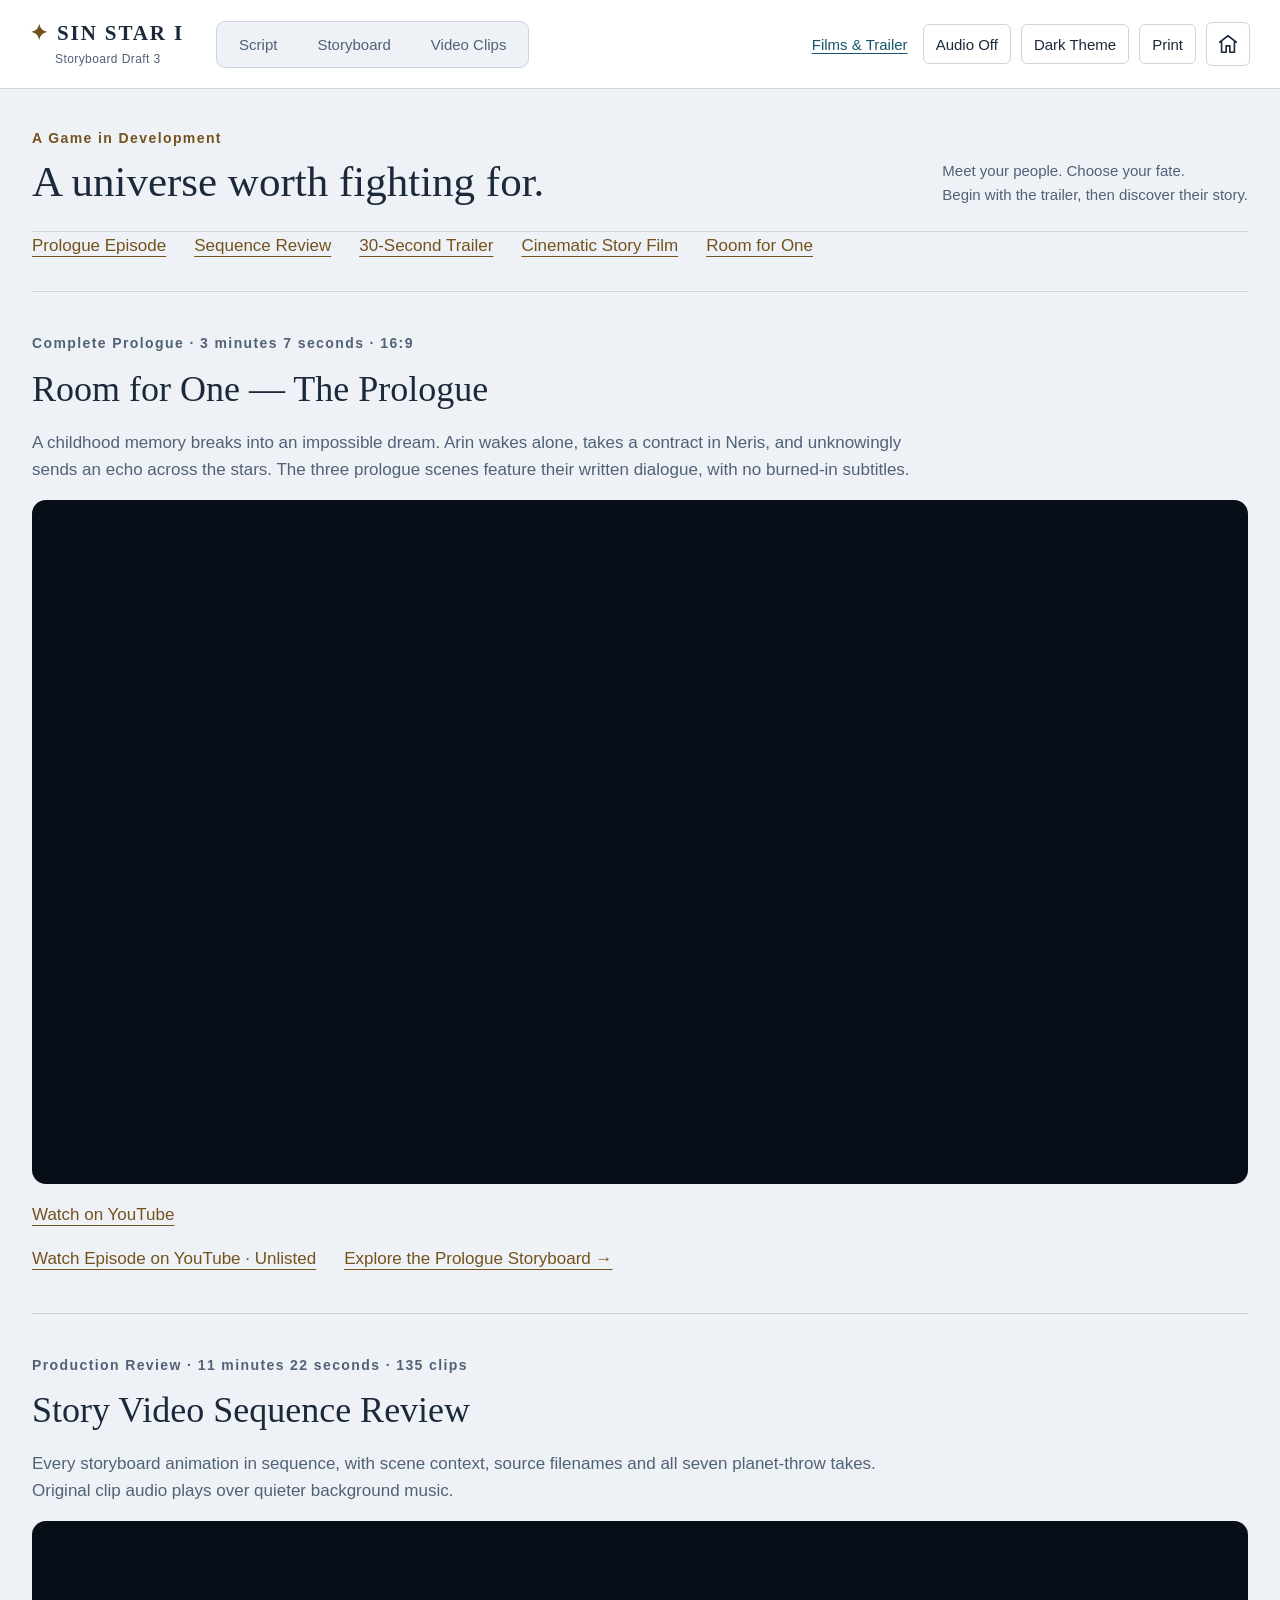
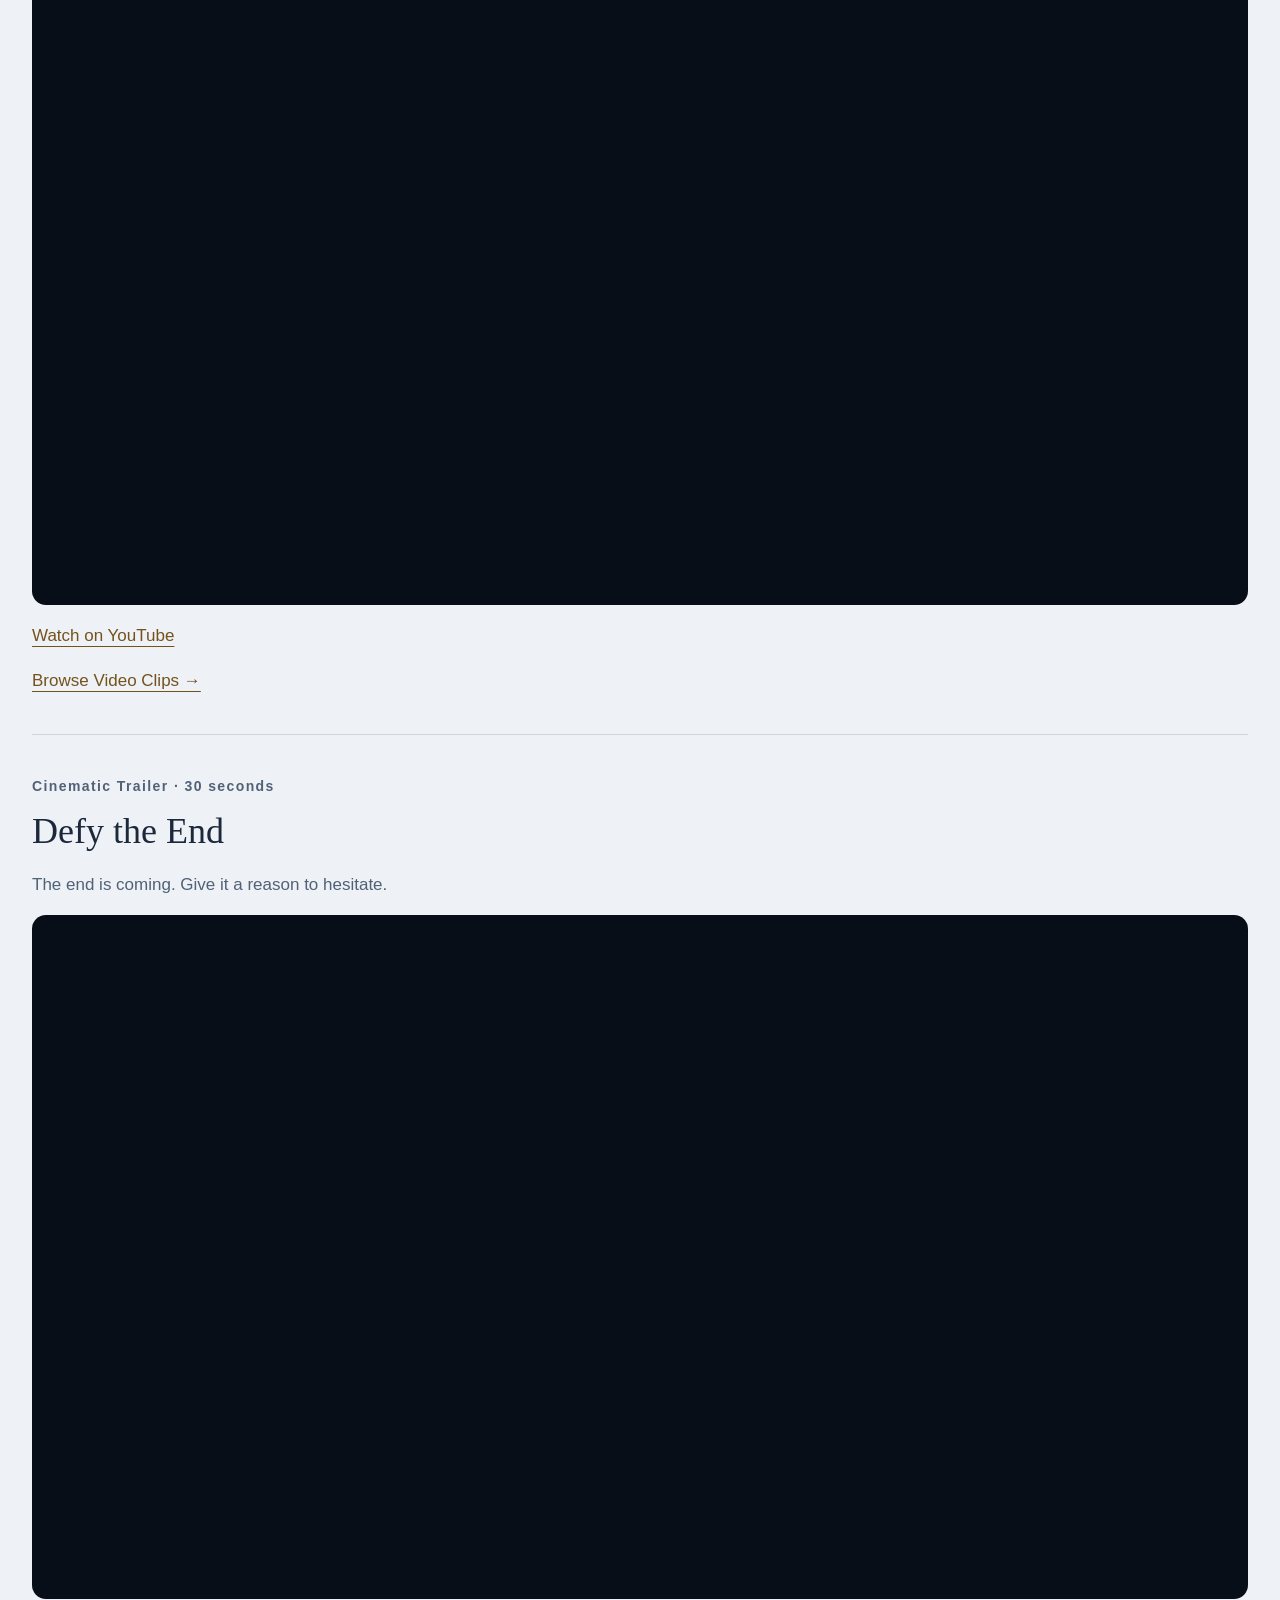
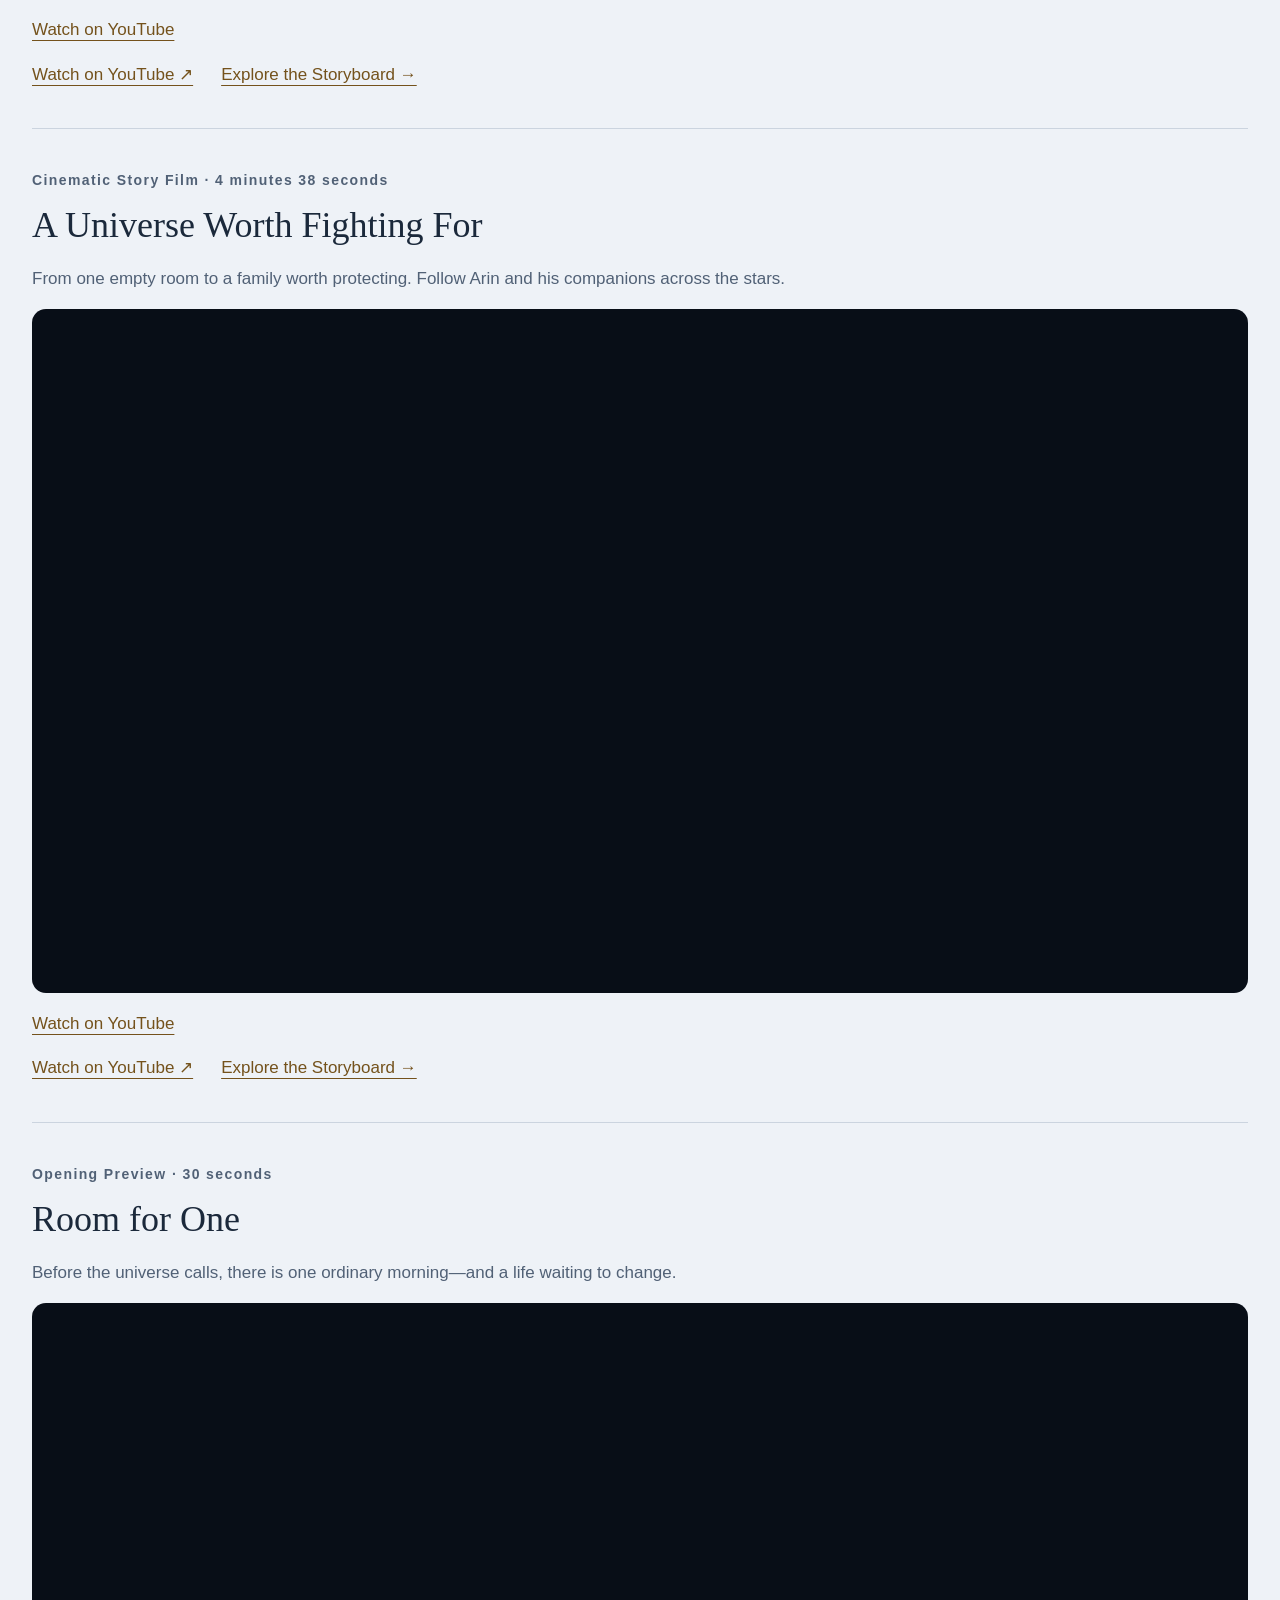
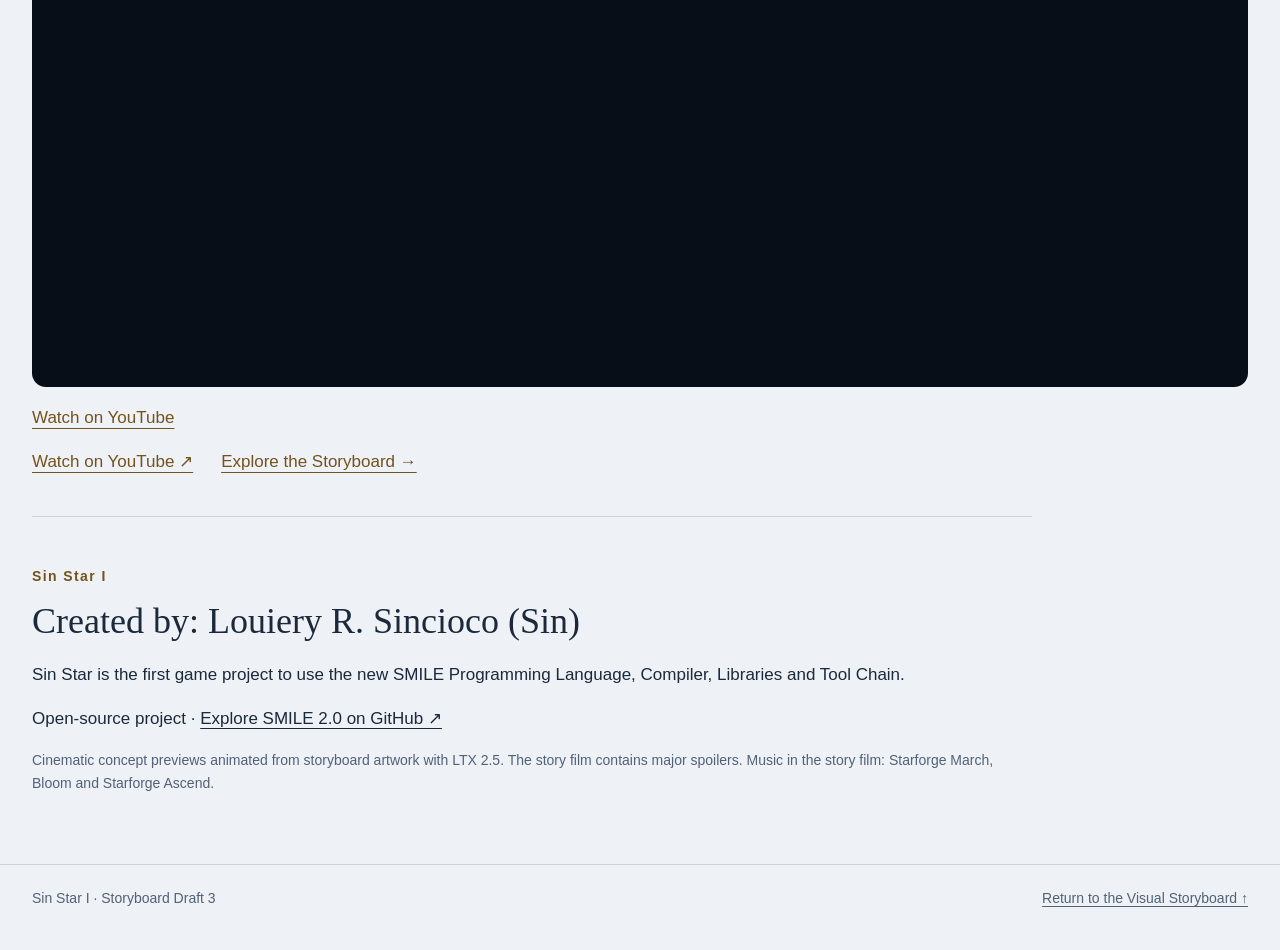
<file: docs/movies.html>
<!doctype html>
<html lang="en" data-theme="dark"><head><meta charset="utf-8"><meta name="viewport" content="width=device-width,initial-scale=1">
<meta name="theme-color" content="#0c1422"><meta name="description" content="Sin Star I cinematic story film, trailer and Room for One preview.">
<title>Sin Star I · Films &amp; Trailer</title><link rel="icon" href="asset/star.svg">
<link rel="stylesheet" href="asset/storyboard.css?v=7a3bbdcacb"><script src="asset/site-theme.js?v=cf83103d5b"></script><link rel="stylesheet" href="asset/site-shell.css?v=c6be402025"><link rel="canonical" href="https://sincioco.github.io/SinStar_Storyboard/movies.html"><meta name="referrer" content="strict-origin-when-cross-origin"><link rel="stylesheet" href="asset/public-pages.css?v=30b361fac3"></head>
<body id="top" class="movie-page" data-view="films"><a class="skip" href="#movies">Skip to the movies</a>
<header class="site-header"><div class="site-header-inner"><a class="site-brand" href="index.html"><span aria-hidden="true">✦</span> SIN STAR I<small>Storyboard Draft 3</small></a><nav class="view-tabs" aria-label="Story views"><a data-view="script" href="Sin-Star-I-Game-Script-v0.2.html">Script</a><a data-view="storyboard" href="index.html">Storyboard</a><a data-view="clips" href="review.html">Video Clips</a></nav><div class="site-tools"><a href="movies.html">Films &amp; Trailer</a><button id="site-audio-toggle" type="button" aria-pressed="false" hidden>Audio Off</button><button id="site-theme-toggle" type="button" aria-pressed="false" hidden>Dark Theme</button><button id="site-print" type="button" hidden>Print</button><a id="storyboard-home" class="site-home" href="https://sincioco.com/" target="_top" aria-label="Home: Sincioco.com" title="Home: Sincioco.com"><svg viewBox="0 0 24 24" fill="none" stroke="currentColor" stroke-width="1.8" stroke-linecap="round" stroke-linejoin="round" aria-hidden="true" focusable="false"><path d="m3 10 9-7 9 7M5 9v12h5v-7h4v7h5V9"/></svg></a></div></div></header>
<main id="movies"><div class="intro"><div><p class="eyebrow">A Game in Development</p><h1>A universe worth fighting for.</h1></div>
<p>Meet your people. Choose your fate.<br>Begin with the trailer, then discover their story.</p></div>
<nav class="movie-jumps" aria-label="Choose a movie"><a href="#prologue-episode">Prologue Episode</a><a href="#sequence-review">Sequence Review</a><a href="#trailer">30-Second Trailer</a><a href="#film">Cinematic Story Film</a><a href="#room-for-one">Room for One</a></nav>
<section class="movie" id="prologue-episode" aria-labelledby="prologue-episode-title">
<div class="movie-heading"><p class="eyebrow">Complete Prologue · 3 minutes 7 seconds · 16:9</p>
<h2 id="prologue-episode-title">Room for One — The Prologue</h2><p>A childhood memory breaks into an impossible dream. Arin wakes alone, takes a contract in Neris, and unknowingly sends an echo across the stars. The three prologue scenes feature their written dialogue, with no burned-in subtitles.</p></div>
<iframe src="https://www.youtube-nocookie.com/embed/1IGh0JRry4U?playsinline=1&amp;rel=0" title="Room for One — Complete Prologue Episode" loading="lazy" allow="autoplay; encrypted-media; picture-in-picture; fullscreen" allowfullscreen referrerpolicy="strict-origin-when-cross-origin"></iframe><p class="movie-links"><a href="https://youtu.be/1IGh0JRry4U" target="_blank" rel="noopener">Watch on YouTube</a></p>
<div class="movie-links"><a href="https://youtu.be/1IGh0JRry4U" target="_blank" rel="noopener">Watch Episode on YouTube · Unlisted</a><a href="index.html#c00-s01">Explore the Prologue Storyboard →</a></div></section>
<section class="movie" id="sequence-review" aria-labelledby="sequence-review-title">
<div class="movie-heading"><p class="eyebrow">Production Review · 11 minutes 22 seconds · 135 clips</p>
<h2 id="sequence-review-title">Story Video Sequence Review</h2><p>Every storyboard animation in sequence, with scene context, source filenames and all seven planet-throw takes. Original clip audio plays over quieter background music.</p></div>
<iframe src="https://www.youtube-nocookie.com/embed/OkQiFzdy1kk?playsinline=1&amp;rel=0" title="Story Video Sequence Review" loading="lazy" allow="autoplay; encrypted-media; picture-in-picture; fullscreen" allowfullscreen referrerpolicy="strict-origin-when-cross-origin"></iframe><p class="movie-links"><a href="https://youtu.be/OkQiFzdy1kk" target="_blank" rel="noopener">Watch on YouTube</a></p>
<div class="movie-links"><a href="review.html">Browse Video Clips →</a></div>
</section>
<section class="movie" id="trailer" aria-labelledby="trailer-title">
<div class="movie-heading"><p class="eyebrow">Cinematic Trailer · 30 seconds</p>
<h2 id="trailer-title">Defy the End</h2><p>The end is coming. Give it a reason to hesitate.</p></div>
<iframe src="https://www.youtube-nocookie.com/embed/KSLICX-pJS0?playsinline=1&amp;rel=0" title="Defy the End" loading="lazy" allow="autoplay; encrypted-media; picture-in-picture; fullscreen" allowfullscreen referrerpolicy="strict-origin-when-cross-origin"></iframe><p class="movie-links"><a href="https://youtu.be/KSLICX-pJS0" target="_blank" rel="noopener">Watch on YouTube</a></p>
<div class="movie-links"><a href="https://youtu.be/KSLICX-pJS0" target="_blank" rel="noopener">Watch on YouTube ↗</a><a href="index.html#c09-s01">Explore the Storyboard →</a></div></section><section class="movie" id="film" aria-labelledby="film-title">
<div class="movie-heading"><p class="eyebrow">Cinematic Story Film · 4 minutes 38 seconds</p>
<h2 id="film-title">A Universe Worth Fighting For</h2><p>From one empty room to a family worth protecting. Follow Arin and his companions across the stars.</p></div>
<iframe src="https://www.youtube-nocookie.com/embed/QiwCNI7RVLc?playsinline=1&amp;rel=0" title="A Universe Worth Fighting For" loading="lazy" allow="autoplay; encrypted-media; picture-in-picture; fullscreen" allowfullscreen referrerpolicy="strict-origin-when-cross-origin"></iframe><p class="movie-links"><a href="https://youtu.be/QiwCNI7RVLc" target="_blank" rel="noopener">Watch on YouTube</a></p>
<div class="movie-links"><a href="https://youtu.be/QiwCNI7RVLc" target="_blank" rel="noopener">Watch on YouTube ↗</a><a href="index.html#c00-s01">Explore the Storyboard →</a></div></section><section class="movie" id="room-for-one" aria-labelledby="room-for-one-title">
<div class="movie-heading"><p class="eyebrow">Opening Preview · 30 seconds</p>
<h2 id="room-for-one-title">Room for One</h2><p>Before the universe calls, there is one ordinary morning—and a life waiting to change.</p></div>
<iframe src="https://www.youtube-nocookie.com/embed/iXHhrFC2W3o?playsinline=1&amp;rel=0" title="Room for One" loading="lazy" allow="autoplay; encrypted-media; picture-in-picture; fullscreen" allowfullscreen referrerpolicy="strict-origin-when-cross-origin"></iframe><p class="movie-links"><a href="https://youtu.be/iXHhrFC2W3o" target="_blank" rel="noopener">Watch on YouTube</a></p>
<div class="movie-links"><a href="https://youtu.be/iXHhrFC2W3o" target="_blank" rel="noopener">Watch on YouTube ↗</a><a href="index.html#c00-s01">Explore the Storyboard →</a></div></section>
<section class="movie-credits" id="credits"><p class="eyebrow">Sin Star I</p><h2>Created by: Louiery R. Sincioco (Sin)</h2>
<p>Sin Star is the first game project to use the new SMILE Programming Language, Compiler, Libraries and Tool Chain.</p>
<p>Open-source project · <a href="https://github.com/sincioco/smile-2.0" target="_blank" rel="noopener">Explore SMILE 2.0 on GitHub ↗</a></p>
<p class="movie-note">Cinematic concept previews animated from storyboard artwork with LTX 2.5. The story film contains major spoilers. Music in the story film: Starforge March, Bloom and Starforge Ascend.</p>
</section></main><footer><p>Sin Star I · Storyboard Draft 3</p><a href="index.html">Return to the Visual Storyboard ↑</a></footer><script src="asset/site-shell.js?v=66c288a27f"></script><script src="asset/media-preferences.js?v=597ec3668f"></script></body></html>
</file>
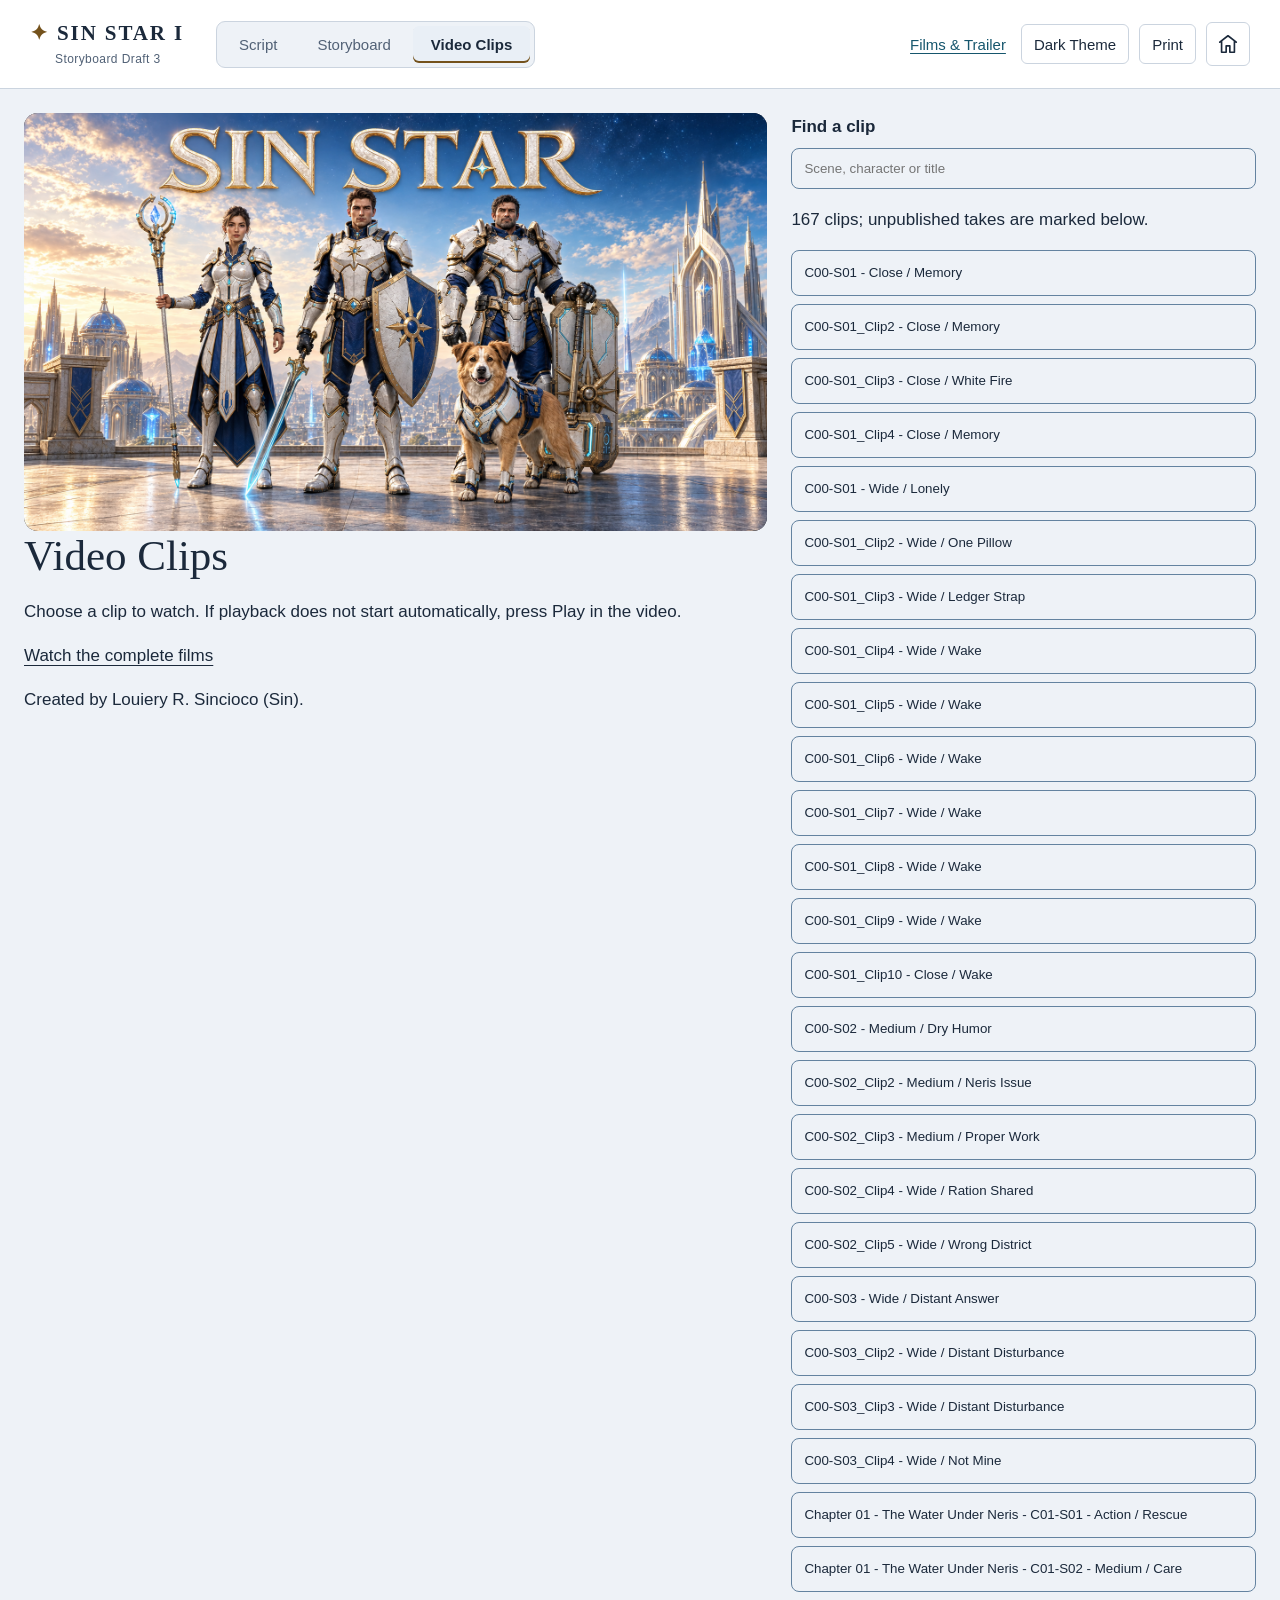
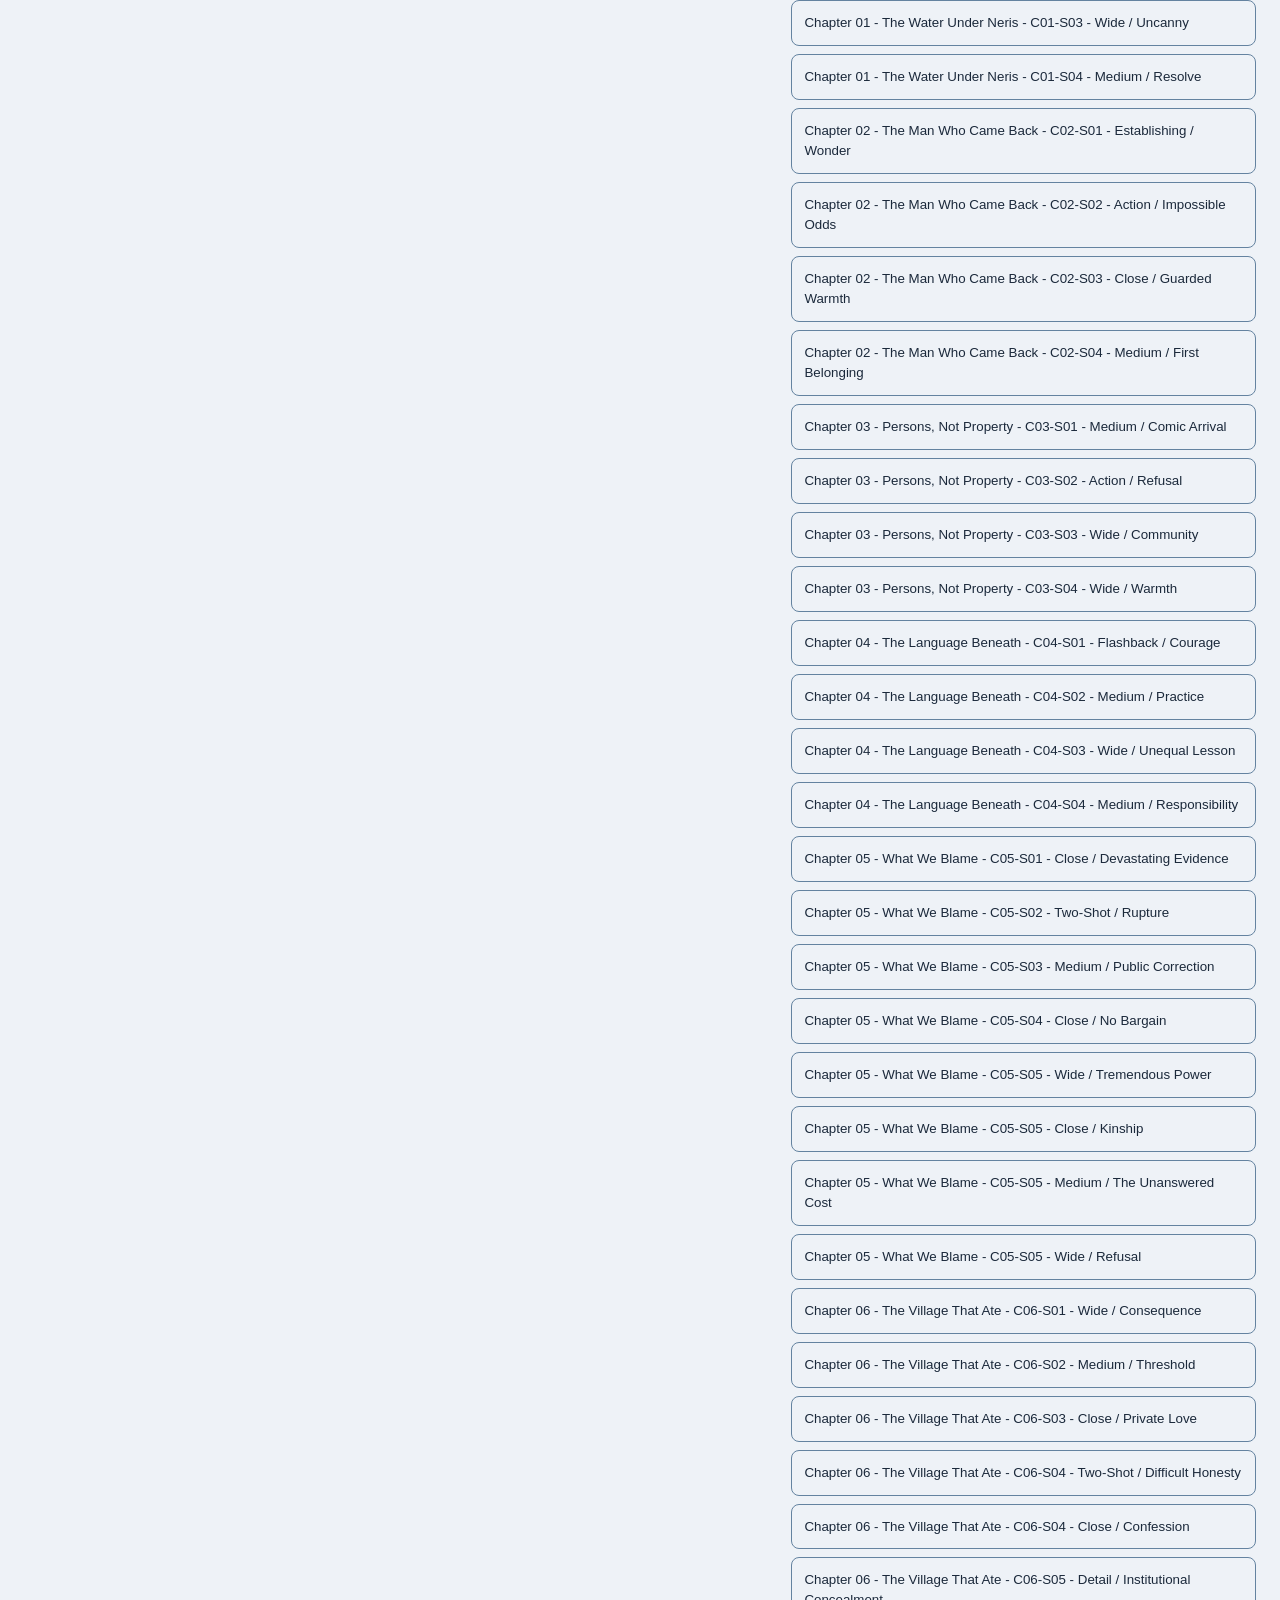
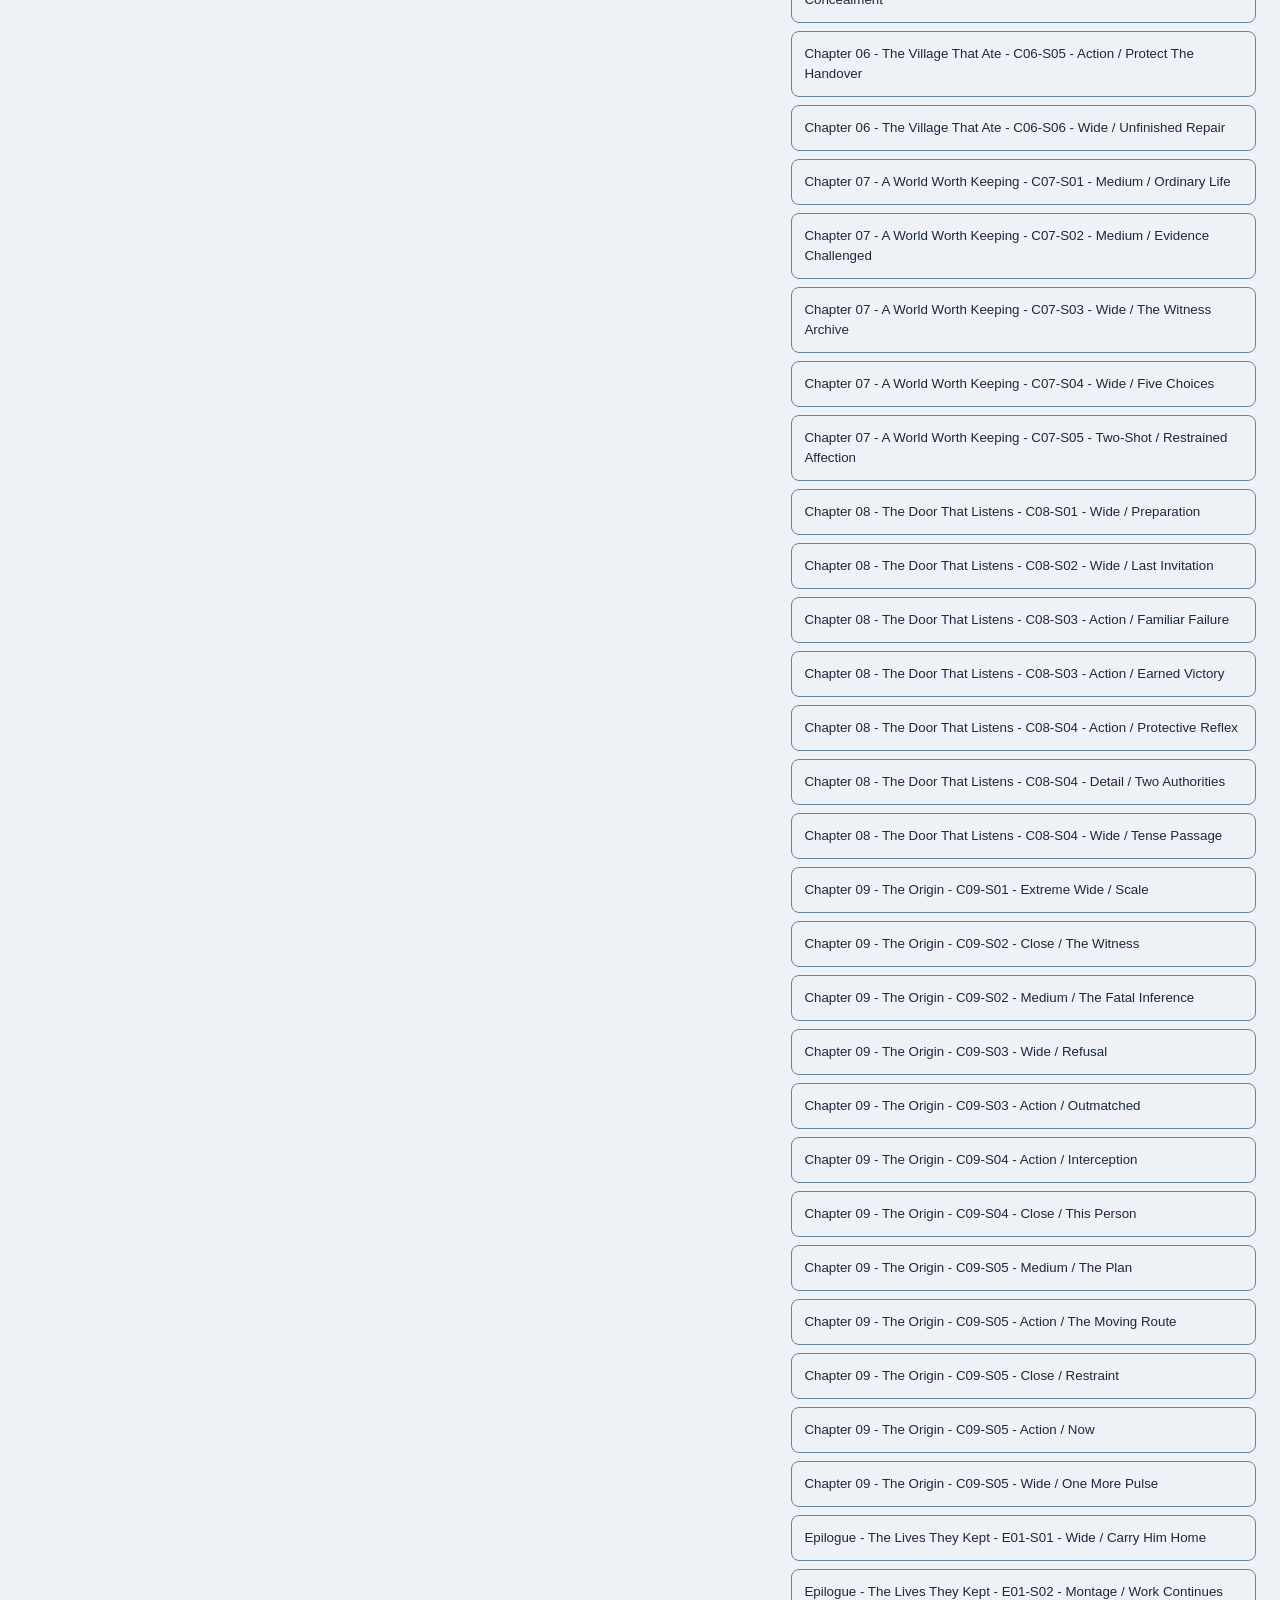
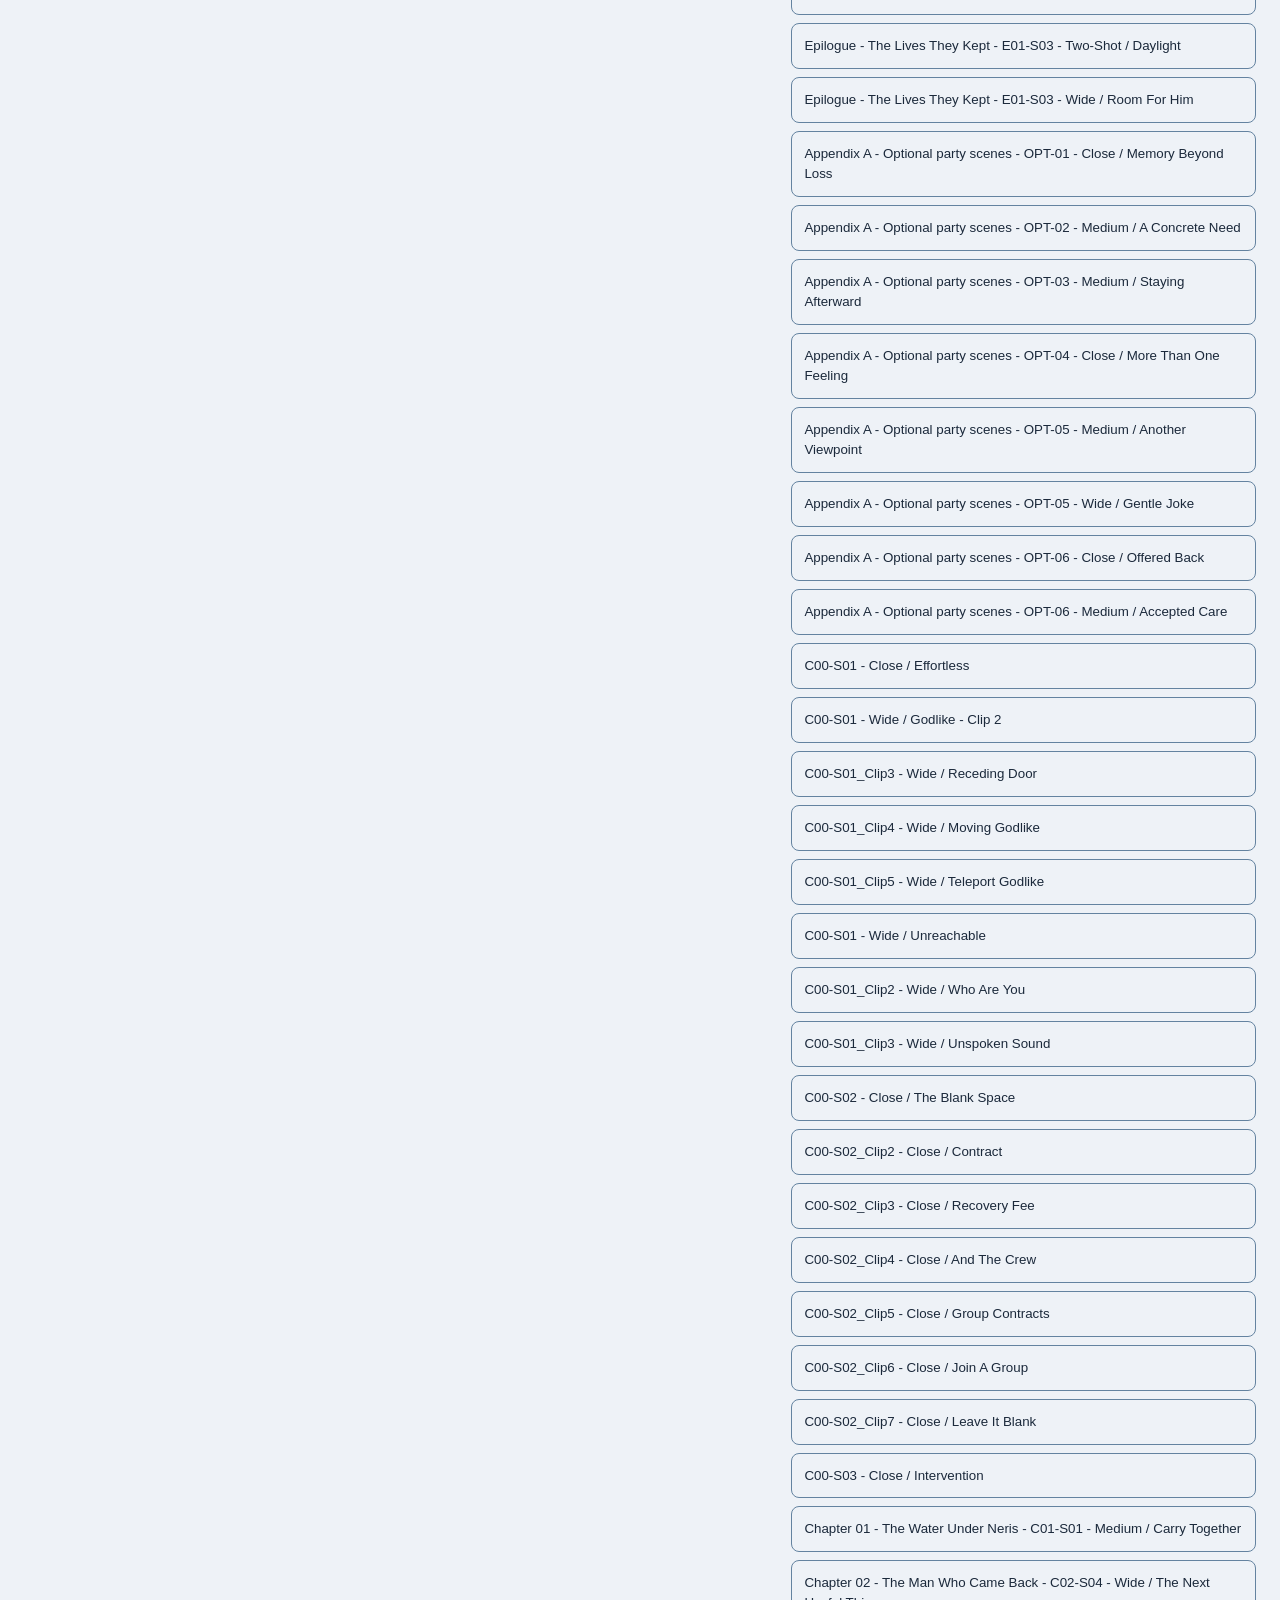
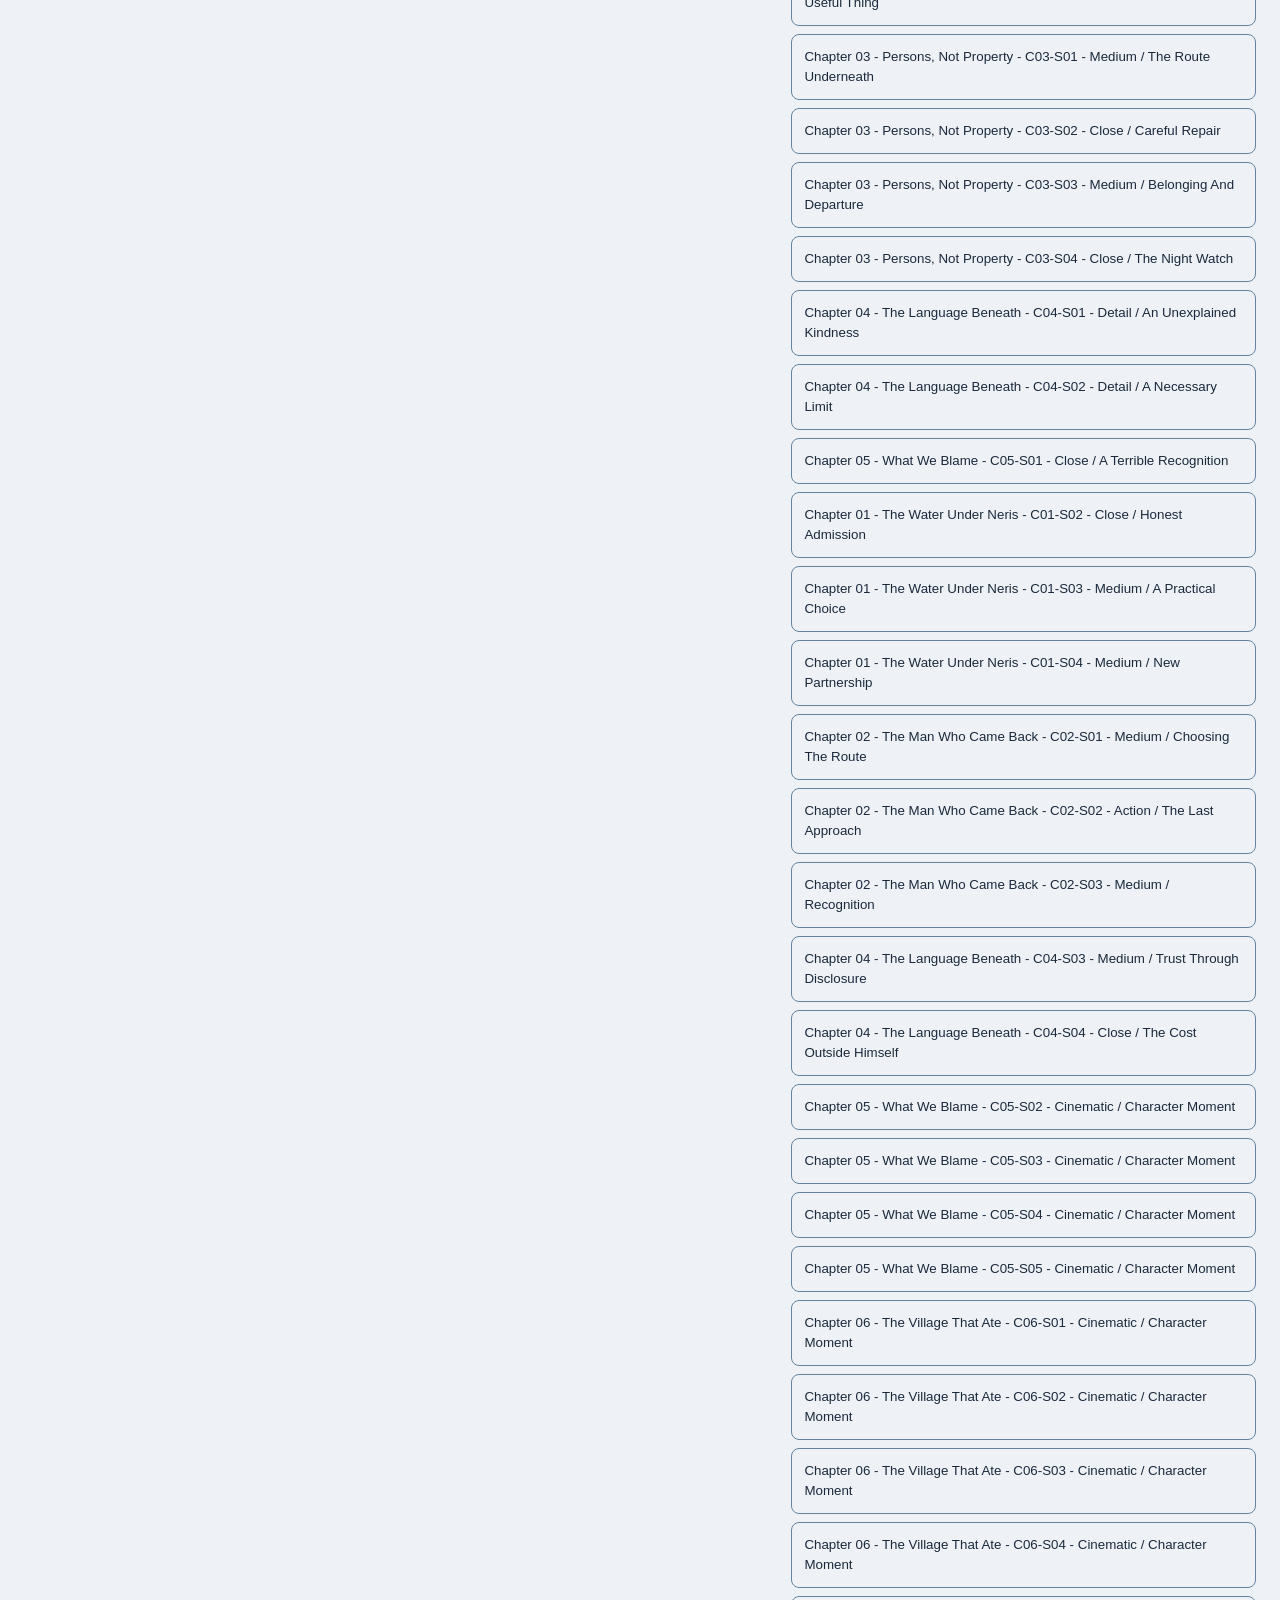
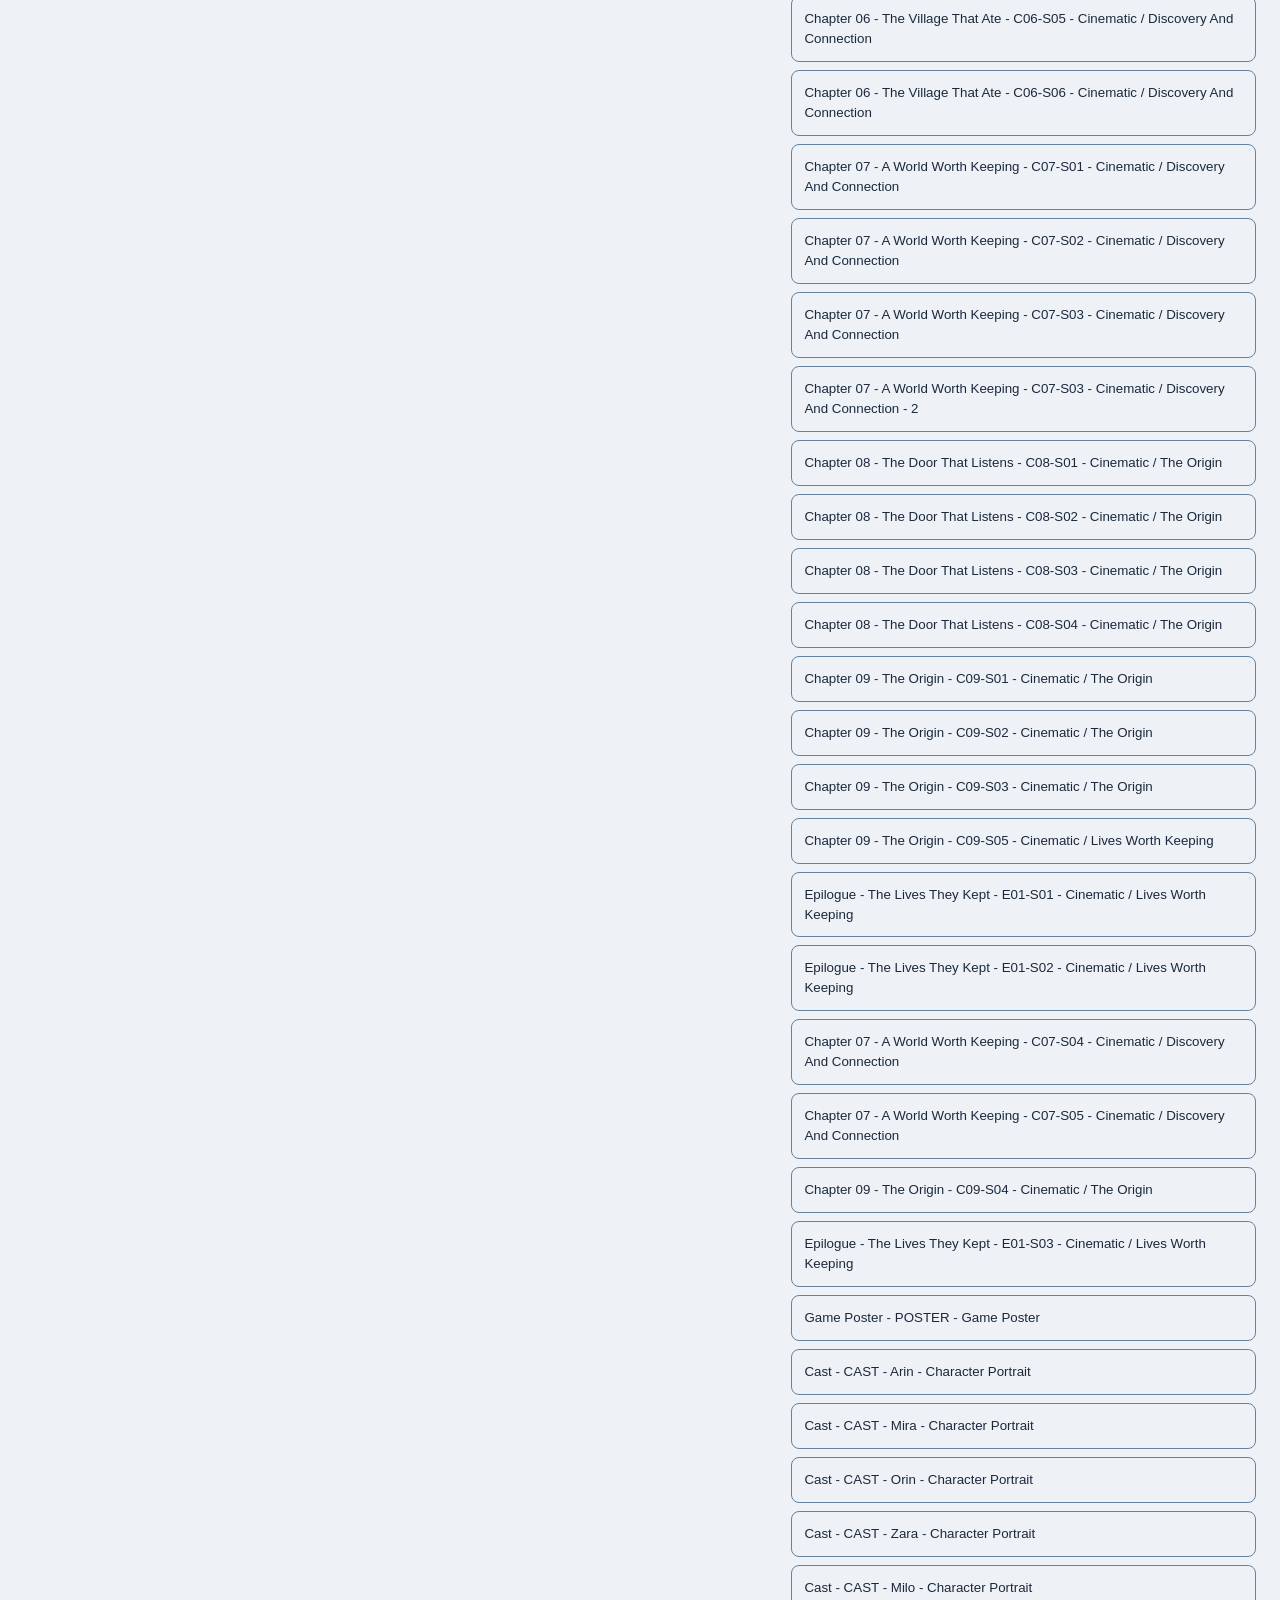
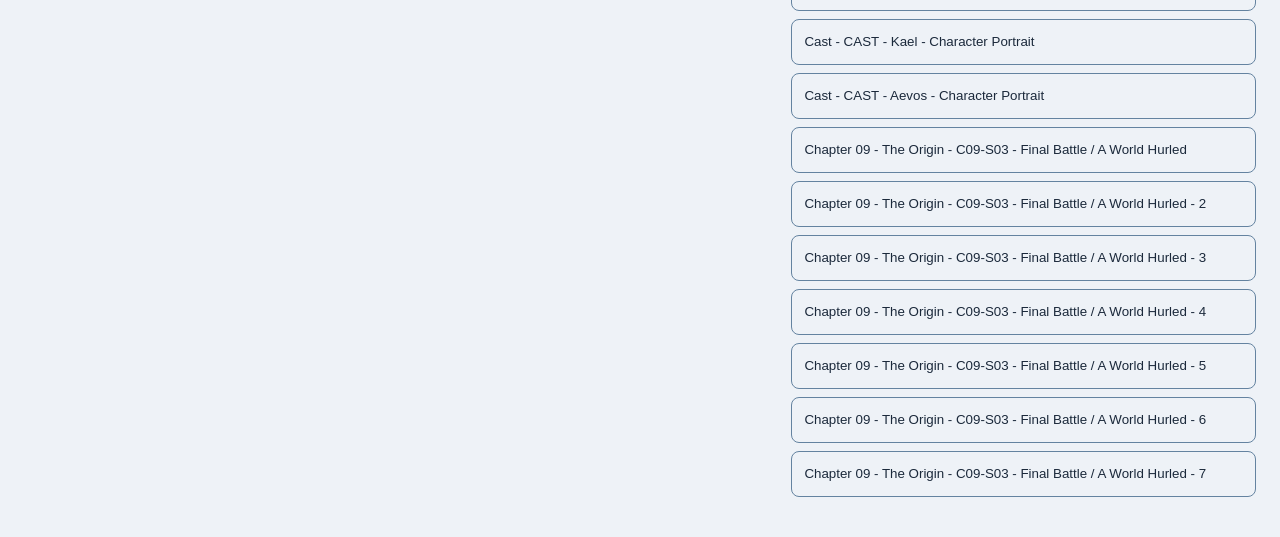
<file: docs/review.html>
<!doctype html>
<html lang="en" data-theme="dark"><head><meta charset="utf-8"><meta name="viewport" content="width=device-width,initial-scale=1">
<meta name="theme-color" content="#0c1422"><meta name="description" content="Watch the published Sin Star I storyboard clips and explore the illustrated story.">
<title>Sin Star I - Video Clips</title><link rel="icon" href="asset/star.svg">
<link rel="stylesheet" href="asset/storyboard.css?v=7a3bbdcacb"><script src="asset/site-theme.js?v=cf83103d5b"></script><link rel="stylesheet" href="asset/site-shell.css?v=c6be402025"><link rel="canonical" href="https://sincioco.github.io/SinStar_Storyboard/review.html"><meta name="referrer" content="strict-origin-when-cross-origin"><link rel="stylesheet" href="asset/public-pages.css?v=30b361fac3"></head>
<body data-view="clips"><a class="skip" href="#clip-browser">Skip to video clips</a><header class="site-header"><div class="site-header-inner"><a class="site-brand" href="index.html"><span aria-hidden="true">✦</span> SIN STAR I<small>Storyboard Draft 3</small></a><nav class="view-tabs" aria-label="Story views"><a data-view="script" href="Sin-Star-I-Game-Script-v0.2.html">Script</a><a data-view="storyboard" href="index.html">Storyboard</a><a data-view="clips" aria-current="page" href="review.html">Video Clips</a></nav><div class="site-tools"><a href="movies.html">Films &amp; Trailer</a><button id="site-audio-toggle" type="button" aria-pressed="false" hidden>Audio Off</button><button id="site-theme-toggle" type="button" aria-pressed="false" hidden>Dark Theme</button><button id="site-print" type="button" hidden>Print</button><a id="storyboard-home" class="site-home" href="https://sincioco.com/" target="_top" aria-label="Home: Sincioco.com" title="Home: Sincioco.com"><svg viewBox="0 0 24 24" fill="none" stroke="currentColor" stroke-width="1.8" stroke-linecap="round" stroke-linejoin="round" aria-hidden="true" focusable="false"><path d="m3 10 9-7 9 7M5 9v12h5v-7h4v7h5V9"/></svg></a></div></div></header><main id="clip-browser" class="clip-browser"><section class="clip-player" aria-label="Selected clip"><div id="clip-screen"><img src="asset/images/sin-star-poster.png" alt="Sin Star I poster"></div><h1 id="clip-title">Video Clips</h1><p>Choose a clip to watch. If playback does not start automatically, press Play in the video.</p><p class="clip-links"><a id="clip-direct" target="_blank" rel="noopener" hidden>Watch on YouTube</a><a href="movies.html">Watch the complete films</a></p><p>Created by Louiery R. Sincioco (Sin).</p></section><section class="clip-picker" aria-label="Choose a storyboard clip"><label for="clip-search">Find a clip</label><input type="search" id="clip-search" placeholder="Scene, character or title"><p id="clip-count" aria-live="polite">167 clips; unpublished takes are marked below.</p><ul class="clip-list"><li><button type="button" id="panel-01-1" data-youtube="kFSWEKS67Uo" data-title="C00-S01 - Close / Memory" aria-current="false">C00-S01 - Close / Memory</button></li><li><button type="button" id="episode-memory-take1" data-youtube="apZVZPnJ58s" data-title="C00-S01_Clip2 - Close / Memory" aria-current="false">C00-S01_Clip2 - Close / Memory</button></li><li><button type="button" id="episode-white-fire-take1" data-youtube="92PO6KZIltM" data-title="C00-S01_Clip3 - Close / White Fire" aria-current="false">C00-S01_Clip3 - Close / White Fire</button></li><li><button type="button" id="episode-memory-take2" data-youtube="gH0VeUlkU_M" data-title="C00-S01_Clip4 - Close / Memory" aria-current="false">C00-S01_Clip4 - Close / Memory</button></li><li><button type="button" id="panel-01-2" data-youtube="pRbyiqA-jIs" data-title="C00-S01 - Wide / Lonely" aria-current="false">C00-S01 - Wide / Lonely</button></li><li><button type="button" id="episode-one-pillow-take1" data-youtube="KbBtYPvVGpE" data-title="C00-S01_Clip2 - Wide / One Pillow" aria-current="false">C00-S01_Clip2 - Wide / One Pillow</button></li><li><button type="button" id="episode-ledger-strap-take1" data-youtube="cRN89dqJMi0" data-title="C00-S01_Clip3 - Wide / Ledger Strap" aria-current="false">C00-S01_Clip3 - Wide / Ledger Strap</button></li><li><button type="button" id="episode-wake-take2" data-youtube="2w86auyzt5U" data-title="C00-S01_Clip4 - Wide / Wake" aria-current="false">C00-S01_Clip4 - Wide / Wake</button></li><li><button type="button" id="episode-wake-take1" data-youtube="ro6UL9cIQL0" data-title="C00-S01_Clip5 - Wide / Wake" aria-current="false">C00-S01_Clip5 - Wide / Wake</button></li><li><button type="button" id="episode-wake-take3" data-youtube="KpuRW9dw6ac" data-title="C00-S01_Clip6 - Wide / Wake" aria-current="false">C00-S01_Clip6 - Wide / Wake</button></li><li><button type="button" id="episode-wake-take4" data-youtube="cMbq0MbVwXc" data-title="C00-S01_Clip7 - Wide / Wake" aria-current="false">C00-S01_Clip7 - Wide / Wake</button></li><li><button type="button" id="episode-wake-take5" data-youtube="lYPnVY8033w" data-title="C00-S01_Clip8 - Wide / Wake" aria-current="false">C00-S01_Clip8 - Wide / Wake</button></li><li><button type="button" id="episode-wake-take6" data-youtube="b3T8oY8B4zc" data-title="C00-S01_Clip9 - Wide / Wake" aria-current="false">C00-S01_Clip9 - Wide / Wake</button></li><li><button type="button" id="episode-wake-take7" data-youtube="qYMt58ObAf8" data-title="C00-S01_Clip10 - Close / Wake" aria-current="false">C00-S01_Clip10 - Close / Wake</button></li><li><button type="button" id="panel-01-3" data-youtube="---hrwGOPvw" data-title="C00-S02 - Medium / Dry Humor" aria-current="false">C00-S02 - Medium / Dry Humor</button></li><li><button type="button" id="episode-neris-issue-take1" data-youtube="ikK8z_xYzWA" data-title="C00-S02_Clip2 - Medium / Neris Issue" aria-current="false">C00-S02_Clip2 - Medium / Neris Issue</button></li><li><button type="button" id="episode-proper-work-take1" data-youtube="14ridijmafM" data-title="C00-S02_Clip3 - Medium / Proper Work" aria-current="false">C00-S02_Clip3 - Medium / Proper Work</button></li><li><button type="button" id="episode-ration-shared-take1" data-youtube="xmHoUEcoc4c" data-title="C00-S02_Clip4 - Wide / Ration Shared" aria-current="false">C00-S02_Clip4 - Wide / Ration Shared</button></li><li><button type="button" id="episode-wrong-district-take1" data-youtube="Yic7LzssEVs" data-title="C00-S02_Clip5 - Wide / Wrong District" aria-current="false">C00-S02_Clip5 - Wide / Wrong District</button></li><li><button type="button" id="panel-01-4" data-youtube="BXjYUYoGVGc" data-title="C00-S03 - Wide / Distant Answer" aria-current="false">C00-S03 - Wide / Distant Answer</button></li><li><button type="button" id="episode-distant-disturbance-take1" data-youtube="vroqA2D40wk" data-title="C00-S03_Clip2 - Wide / Distant Disturbance" aria-current="false">C00-S03_Clip2 - Wide / Distant Disturbance</button></li><li><button type="button" id="episode-distant-disturbance-take1-bridge" data-youtube="gXBi20ULxJk" data-title="C00-S03_Clip3 - Wide / Distant Disturbance" aria-current="false">C00-S03_Clip3 - Wide / Distant Disturbance</button></li><li><button type="button" id="episode-not-mine-take1" data-youtube="_jRXqX-2UUU" data-title="C00-S03_Clip4 - Wide / Not Mine" aria-current="false">C00-S03_Clip4 - Wide / Not Mine</button></li><li><button type="button" id="panel-02-1" data-youtube="ztBLmXnGfW0" data-title="Chapter 01 - The Water Under Neris - C01-S01 - Action / Rescue" aria-current="false">Chapter 01 - The Water Under Neris - C01-S01 - Action / Rescue</button></li><li><button type="button" id="panel-02-2" data-youtube="Gf849oa3Uio" data-title="Chapter 01 - The Water Under Neris - C01-S02 - Medium / Care" aria-current="false">Chapter 01 - The Water Under Neris - C01-S02 - Medium / Care</button></li><li><button type="button" id="panel-02-3" data-youtube="CkkXIJuRLus" data-title="Chapter 01 - The Water Under Neris - C01-S03 - Wide / Uncanny" aria-current="false">Chapter 01 - The Water Under Neris - C01-S03 - Wide / Uncanny</button></li><li><button type="button" id="panel-02-4" data-youtube="zDfSR83zbo4" data-title="Chapter 01 - The Water Under Neris - C01-S04 - Medium / Resolve" aria-current="false">Chapter 01 - The Water Under Neris - C01-S04 - Medium / Resolve</button></li><li><button type="button" id="panel-03-1" data-youtube="sbdZKgmR1_U" data-title="Chapter 02 - The Man Who Came Back - C02-S01 - Establishing / Wonder" aria-current="false">Chapter 02 - The Man Who Came Back - C02-S01 - Establishing / Wonder</button></li><li><button type="button" id="panel-03-2" data-youtube="iWCkcNwKYEw" data-title="Chapter 02 - The Man Who Came Back - C02-S02 - Action / Impossible Odds" aria-current="false">Chapter 02 - The Man Who Came Back - C02-S02 - Action / Impossible Odds</button></li><li><button type="button" id="panel-03-3" data-youtube="aQk4Tiz6i98" data-title="Chapter 02 - The Man Who Came Back - C02-S03 - Close / Guarded Warmth" aria-current="false">Chapter 02 - The Man Who Came Back - C02-S03 - Close / Guarded Warmth</button></li><li><button type="button" id="panel-03-4" data-youtube="WeIh54jnxAE" data-title="Chapter 02 - The Man Who Came Back - C02-S04 - Medium / First Belonging" aria-current="false">Chapter 02 - The Man Who Came Back - C02-S04 - Medium / First Belonging</button></li><li><button type="button" id="panel-04-1" data-youtube="l1RDsE_95YU" data-title="Chapter 03 - Persons, Not Property - C03-S01 - Medium / Comic Arrival" aria-current="false">Chapter 03 - Persons, Not Property - C03-S01 - Medium / Comic Arrival</button></li><li><button type="button" id="panel-04-2" data-youtube="-b5mJKArBhM" data-title="Chapter 03 - Persons, Not Property - C03-S02 - Action / Refusal" aria-current="false">Chapter 03 - Persons, Not Property - C03-S02 - Action / Refusal</button></li><li><button type="button" id="panel-04-3" data-youtube="stwmeophW-w" data-title="Chapter 03 - Persons, Not Property - C03-S03 - Wide / Community" aria-current="false">Chapter 03 - Persons, Not Property - C03-S03 - Wide / Community</button></li><li><button type="button" id="panel-04-4" data-youtube="Yy2qKH2UMxY" data-title="Chapter 03 - Persons, Not Property - C03-S04 - Wide / Warmth" aria-current="false">Chapter 03 - Persons, Not Property - C03-S04 - Wide / Warmth</button></li><li><button type="button" id="panel-05-1" data-youtube="rYeML4Olpvo" data-title="Chapter 04 - The Language Beneath - C04-S01 - Flashback / Courage" aria-current="false">Chapter 04 - The Language Beneath - C04-S01 - Flashback / Courage</button></li><li><button type="button" id="panel-05-2" data-youtube="U5w6l9G-9GQ" data-title="Chapter 04 - The Language Beneath - C04-S02 - Medium / Practice" aria-current="false">Chapter 04 - The Language Beneath - C04-S02 - Medium / Practice</button></li><li><button type="button" id="panel-05-3" data-youtube="z2NT_jXTUn8" data-title="Chapter 04 - The Language Beneath - C04-S03 - Wide / Unequal Lesson" aria-current="false">Chapter 04 - The Language Beneath - C04-S03 - Wide / Unequal Lesson</button></li><li><button type="button" id="panel-05-4" data-youtube="ePb1AIlvwk0" data-title="Chapter 04 - The Language Beneath - C04-S04 - Medium / Responsibility" aria-current="false">Chapter 04 - The Language Beneath - C04-S04 - Medium / Responsibility</button></li><li><button type="button" id="panel-06-1" data-youtube="yLQgLcfU2JQ" data-title="Chapter 05 - What We Blame - C05-S01 - Close / Devastating Evidence" aria-current="false">Chapter 05 - What We Blame - C05-S01 - Close / Devastating Evidence</button></li><li><button type="button" id="panel-06-2" data-youtube="N-Yg57gKWpc" data-title="Chapter 05 - What We Blame - C05-S02 - Two-Shot / Rupture" aria-current="false">Chapter 05 - What We Blame - C05-S02 - Two-Shot / Rupture</button></li><li><button type="button" id="panel-06-3" data-youtube="qT9jJZBZD8o" data-title="Chapter 05 - What We Blame - C05-S03 - Medium / Public Correction" aria-current="false">Chapter 05 - What We Blame - C05-S03 - Medium / Public Correction</button></li><li><button type="button" id="panel-06-4" data-youtube="XPqHZqtkomw" data-title="Chapter 05 - What We Blame - C05-S04 - Close / No Bargain" aria-current="false">Chapter 05 - What We Blame - C05-S04 - Close / No Bargain</button></li><li><button type="button" id="panel-07-1" data-youtube="LX0K8jz7e2Y" data-title="Chapter 05 - What We Blame - C05-S05 - Wide / Tremendous Power" aria-current="false">Chapter 05 - What We Blame - C05-S05 - Wide / Tremendous Power</button></li><li><button type="button" id="panel-07-2" data-youtube="Ywz7mxJ2HCY" data-title="Chapter 05 - What We Blame - C05-S05 - Close / Kinship" aria-current="false">Chapter 05 - What We Blame - C05-S05 - Close / Kinship</button></li><li><button type="button" id="panel-07-3" data-youtube="RaRSt-0Nlzw" data-title="Chapter 05 - What We Blame - C05-S05 - Medium / The Unanswered Cost" aria-current="false">Chapter 05 - What We Blame - C05-S05 - Medium / The Unanswered Cost</button></li><li><button type="button" id="panel-07-4" data-youtube="0coZM72ZvoE" data-title="Chapter 05 - What We Blame - C05-S05 - Wide / Refusal" aria-current="false">Chapter 05 - What We Blame - C05-S05 - Wide / Refusal</button></li><li><button type="button" id="panel-08-1" data-youtube="mcMUajzYU-Y" data-title="Chapter 06 - The Village That Ate - C06-S01 - Wide / Consequence" aria-current="false">Chapter 06 - The Village That Ate - C06-S01 - Wide / Consequence</button></li><li><button type="button" id="panel-08-2" data-youtube="dZlcJ_9G_Ck" data-title="Chapter 06 - The Village That Ate - C06-S02 - Medium / Threshold" aria-current="false">Chapter 06 - The Village That Ate - C06-S02 - Medium / Threshold</button></li><li><button type="button" id="panel-08-3" data-youtube="9gMW2FVfgRI" data-title="Chapter 06 - The Village That Ate - C06-S03 - Close / Private Love" aria-current="false">Chapter 06 - The Village That Ate - C06-S03 - Close / Private Love</button></li><li><button type="button" id="panel-08-4" data-youtube="YBOF4NYmk3E" data-title="Chapter 06 - The Village That Ate - C06-S04 - Two-Shot / Difficult Honesty" aria-current="false">Chapter 06 - The Village That Ate - C06-S04 - Two-Shot / Difficult Honesty</button></li><li><button type="button" id="panel-09-1" data-youtube="XcNPrWlT5n0" data-title="Chapter 06 - The Village That Ate - C06-S04 - Close / Confession" aria-current="false">Chapter 06 - The Village That Ate - C06-S04 - Close / Confession</button></li><li><button type="button" id="panel-09-2" data-youtube="i4NpZQi_LXo" data-title="Chapter 06 - The Village That Ate - C06-S05 - Detail / Institutional Concealment" aria-current="false">Chapter 06 - The Village That Ate - C06-S05 - Detail / Institutional Concealment</button></li><li><button type="button" id="panel-09-3" data-youtube="QqOjTudELH0" data-title="Chapter 06 - The Village That Ate - C06-S05 - Action / Protect The Handover" aria-current="false">Chapter 06 - The Village That Ate - C06-S05 - Action / Protect The Handover</button></li><li><button type="button" id="panel-09-4" data-youtube="wlWjMxpmlPc" data-title="Chapter 06 - The Village That Ate - C06-S06 - Wide / Unfinished Repair" aria-current="false">Chapter 06 - The Village That Ate - C06-S06 - Wide / Unfinished Repair</button></li><li><button type="button" id="panel-10-1" data-youtube="jaydRNE978Q" data-title="Chapter 07 - A World Worth Keeping - C07-S01 - Medium / Ordinary Life" aria-current="false">Chapter 07 - A World Worth Keeping - C07-S01 - Medium / Ordinary Life</button></li><li><button type="button" id="panel-10-2" data-youtube="S9NozSFyCOo" data-title="Chapter 07 - A World Worth Keeping - C07-S02 - Medium / Evidence Challenged" aria-current="false">Chapter 07 - A World Worth Keeping - C07-S02 - Medium / Evidence Challenged</button></li><li><button type="button" id="panel-10-3" data-youtube="KRzSMbOH5ec" data-title="Chapter 07 - A World Worth Keeping - C07-S03 - Wide / The Witness Archive" aria-current="false">Chapter 07 - A World Worth Keeping - C07-S03 - Wide / The Witness Archive</button></li><li><button type="button" id="panel-10-4" data-youtube="-pk4t9bsXow" data-title="Chapter 07 - A World Worth Keeping - C07-S04 - Wide / Five Choices" aria-current="false">Chapter 07 - A World Worth Keeping - C07-S04 - Wide / Five Choices</button></li><li><button type="button" id="panel-11-1" data-youtube="byQAvC0CVdY" data-title="Chapter 07 - A World Worth Keeping - C07-S05 - Two-Shot / Restrained Affection" aria-current="false">Chapter 07 - A World Worth Keeping - C07-S05 - Two-Shot / Restrained Affection</button></li><li><button type="button" id="panel-11-2" data-youtube="86DdV9AtiSw" data-title="Chapter 08 - The Door That Listens - C08-S01 - Wide / Preparation" aria-current="false">Chapter 08 - The Door That Listens - C08-S01 - Wide / Preparation</button></li><li><button type="button" id="panel-11-3" data-youtube="kVmGOtfyQ7s" data-title="Chapter 08 - The Door That Listens - C08-S02 - Wide / Last Invitation" aria-current="false">Chapter 08 - The Door That Listens - C08-S02 - Wide / Last Invitation</button></li><li><button type="button" id="panel-11-4" data-youtube="6SxL_rUetIg" data-title="Chapter 08 - The Door That Listens - C08-S03 - Action / Familiar Failure" aria-current="false">Chapter 08 - The Door That Listens - C08-S03 - Action / Familiar Failure</button></li><li><button type="button" id="panel-12-1" data-youtube="z-2CV-jswVo" data-title="Chapter 08 - The Door That Listens - C08-S03 - Action / Earned Victory" aria-current="false">Chapter 08 - The Door That Listens - C08-S03 - Action / Earned Victory</button></li><li><button type="button" id="panel-12-2" data-youtube="gkacvqZ8NkQ" data-title="Chapter 08 - The Door That Listens - C08-S04 - Action / Protective Reflex" aria-current="false">Chapter 08 - The Door That Listens - C08-S04 - Action / Protective Reflex</button></li><li><button type="button" id="panel-12-3" data-youtube="iJLdwwLixFM" data-title="Chapter 08 - The Door That Listens - C08-S04 - Detail / Two Authorities" aria-current="false">Chapter 08 - The Door That Listens - C08-S04 - Detail / Two Authorities</button></li><li><button type="button" id="panel-12-4" data-youtube="Z4FpRVz6rl0" data-title="Chapter 08 - The Door That Listens - C08-S04 - Wide / Tense Passage" aria-current="false">Chapter 08 - The Door That Listens - C08-S04 - Wide / Tense Passage</button></li><li><button type="button" id="panel-13-1" data-youtube="2Rx06qA8GU4" data-title="Chapter 09 - The Origin - C09-S01 - Extreme Wide / Scale" aria-current="false">Chapter 09 - The Origin - C09-S01 - Extreme Wide / Scale</button></li><li><button type="button" id="panel-13-2" data-youtube="s29q7hQa9mU" data-title="Chapter 09 - The Origin - C09-S02 - Close / The Witness" aria-current="false">Chapter 09 - The Origin - C09-S02 - Close / The Witness</button></li><li><button type="button" id="panel-13-3" data-youtube="x6W5D0zIR80" data-title="Chapter 09 - The Origin - C09-S02 - Medium / The Fatal Inference" aria-current="false">Chapter 09 - The Origin - C09-S02 - Medium / The Fatal Inference</button></li><li><button type="button" id="panel-13-4" data-youtube="xN-A6Z8VkH4" data-title="Chapter 09 - The Origin - C09-S03 - Wide / Refusal" aria-current="false">Chapter 09 - The Origin - C09-S03 - Wide / Refusal</button></li><li><button type="button" id="panel-14-1" data-youtube="9iqKv1fQ_88" data-title="Chapter 09 - The Origin - C09-S03 - Action / Outmatched" aria-current="false">Chapter 09 - The Origin - C09-S03 - Action / Outmatched</button></li><li><button type="button" id="panel-14-2" data-youtube="3MPv3tdpjdI" data-title="Chapter 09 - The Origin - C09-S04 - Action / Interception" aria-current="false">Chapter 09 - The Origin - C09-S04 - Action / Interception</button></li><li><button type="button" id="panel-14-3" data-youtube="7y5Ou9kmrAE" data-title="Chapter 09 - The Origin - C09-S04 - Close / This Person" aria-current="false">Chapter 09 - The Origin - C09-S04 - Close / This Person</button></li><li><button type="button" id="panel-14-4" data-youtube="YIFedWArcDE" data-title="Chapter 09 - The Origin - C09-S05 - Medium / The Plan" aria-current="false">Chapter 09 - The Origin - C09-S05 - Medium / The Plan</button></li><li><button type="button" id="panel-15-1" data-youtube="DdXSznEbXaI" data-title="Chapter 09 - The Origin - C09-S05 - Action / The Moving Route" aria-current="false">Chapter 09 - The Origin - C09-S05 - Action / The Moving Route</button></li><li><button type="button" id="panel-15-2" data-youtube="yQnKvJ3jV-o" data-title="Chapter 09 - The Origin - C09-S05 - Close / Restraint" aria-current="false">Chapter 09 - The Origin - C09-S05 - Close / Restraint</button></li><li><button type="button" id="panel-15-3" data-youtube="qKaReVjLBCk" data-title="Chapter 09 - The Origin - C09-S05 - Action / Now" aria-current="false">Chapter 09 - The Origin - C09-S05 - Action / Now</button></li><li><button type="button" id="panel-15-4" data-youtube="f38ObYj0TDY" data-title="Chapter 09 - The Origin - C09-S05 - Wide / One More Pulse" aria-current="false">Chapter 09 - The Origin - C09-S05 - Wide / One More Pulse</button></li><li><button type="button" id="panel-16-1" data-youtube="gLLIxx7OvPM" data-title="Epilogue - The Lives They Kept - E01-S01 - Wide / Carry Him Home" aria-current="false">Epilogue - The Lives They Kept - E01-S01 - Wide / Carry Him Home</button></li><li><button type="button" id="panel-16-2" data-youtube="3tf6ONZtK80" data-title="Epilogue - The Lives They Kept - E01-S02 - Montage / Work Continues" aria-current="false">Epilogue - The Lives They Kept - E01-S02 - Montage / Work Continues</button></li><li><button type="button" id="panel-16-3" data-youtube="R2cyQBdpzjA" data-title="Epilogue - The Lives They Kept - E01-S03 - Two-Shot / Daylight" aria-current="false">Epilogue - The Lives They Kept - E01-S03 - Two-Shot / Daylight</button></li><li><button type="button" id="panel-16-4" data-youtube="5g-mR6Rj4os" data-title="Epilogue - The Lives They Kept - E01-S03 - Wide / Room For Him" aria-current="false">Epilogue - The Lives They Kept - E01-S03 - Wide / Room For Him</button></li><li><button type="button" id="panel-17-1" data-youtube="eNt12K9ELpI" data-title="Appendix A - Optional party scenes - OPT-01 - Close / Memory Beyond Loss" aria-current="false">Appendix A - Optional party scenes - OPT-01 - Close / Memory Beyond Loss</button></li><li><button type="button" id="panel-17-2" data-youtube="4nsbtgIUyG4" data-title="Appendix A - Optional party scenes - OPT-02 - Medium / A Concrete Need" aria-current="false">Appendix A - Optional party scenes - OPT-02 - Medium / A Concrete Need</button></li><li><button type="button" id="panel-17-3" data-youtube="lbv3yYpccMg" data-title="Appendix A - Optional party scenes - OPT-03 - Medium / Staying Afterward" aria-current="false">Appendix A - Optional party scenes - OPT-03 - Medium / Staying Afterward</button></li><li><button type="button" id="panel-17-4" data-youtube="4nBhtfwqQAo" data-title="Appendix A - Optional party scenes - OPT-04 - Close / More Than One Feeling" aria-current="false">Appendix A - Optional party scenes - OPT-04 - Close / More Than One Feeling</button></li><li><button type="button" id="panel-18-1" data-youtube="TSK9LT3wDmc" data-title="Appendix A - Optional party scenes - OPT-05 - Medium / Another Viewpoint" aria-current="false">Appendix A - Optional party scenes - OPT-05 - Medium / Another Viewpoint</button></li><li><button type="button" id="panel-18-2" data-youtube="fB4PQ3TZDmI" data-title="Appendix A - Optional party scenes - OPT-05 - Wide / Gentle Joke" aria-current="false">Appendix A - Optional party scenes - OPT-05 - Wide / Gentle Joke</button></li><li><button type="button" id="panel-18-3" data-youtube="M09HjC69lD4" data-title="Appendix A - Optional party scenes - OPT-06 - Close / Offered Back" aria-current="false">Appendix A - Optional party scenes - OPT-06 - Close / Offered Back</button></li><li><button type="button" id="panel-18-4" data-youtube="Xc6u08vWpLM" data-title="Appendix A - Optional party scenes - OPT-06 - Medium / Accepted Care" aria-current="false">Appendix A - Optional party scenes - OPT-06 - Medium / Accepted Care</button></li><li><button type="button" id="new-c00-s01-duel" data-youtube="ymJ5AavCPk8" data-title="C00-S01 - Close / Effortless" aria-current="false">C00-S01 - Close / Effortless</button></li><li><button type="button" id="new-c00-s01-duel-godlike" data-youtube="DWaVpMgKbaw" data-title="C00-S01 - Wide / Godlike - Clip 2" aria-current="false">C00-S01 - Wide / Godlike - Clip 2</button></li><li><button type="button" id="episode-receding-door-take1" data-youtube="fIgIhzJIZiU" data-title="C00-S01_Clip3 - Wide / Receding Door" aria-current="false">C00-S01_Clip3 - Wide / Receding Door</button></li><li><button type="button" id="new-c00-s01-duel-moving-godlike" data-youtube="Myx9FXOv3Ok" data-title="C00-S01_Clip4 - Wide / Moving Godlike" aria-current="false">C00-S01_Clip4 - Wide / Moving Godlike</button></li><li><button type="button" id="new-c00-s01-duel-teleport-godlike" data-youtube="oagDzTx3EBE" data-title="C00-S01_Clip5 - Wide / Teleport Godlike" aria-current="false">C00-S01_Clip5 - Wide / Teleport Godlike</button></li><li><button type="button" id="new-c00-s01-dream" data-youtube="ssLQZCbigGU" data-title="C00-S01 - Wide / Unreachable" aria-current="false">C00-S01 - Wide / Unreachable</button></li><li><button type="button" id="episode-who-are-you-take1" data-youtube="-4SfKxmfZ48" data-title="C00-S01_Clip2 - Wide / Who Are You" aria-current="false">C00-S01_Clip2 - Wide / Who Are You</button></li><li><button type="button" id="episode-unspoken-sound-take1" data-youtube="m6WMUXnL5wI" data-title="C00-S01_Clip3 - Wide / Unspoken Sound" aria-current="false">C00-S01_Clip3 - Wide / Unspoken Sound</button></li><li><button type="button" id="new-c00-s02-contract" data-youtube="REQIzVQ_cyM" data-title="C00-S02 - Close / The Blank Space" aria-current="false">C00-S02 - Close / The Blank Space</button></li><li><button type="button" id="episode-contract-take1" data-youtube="vlS_B6-6fZI" data-title="C00-S02_Clip2 - Close / Contract" aria-current="false">C00-S02_Clip2 - Close / Contract</button></li><li><button type="button" id="episode-recovery-fee-take1" data-youtube="xLPZGcyQoOA" data-title="C00-S02_Clip3 - Close / Recovery Fee" aria-current="false">C00-S02_Clip3 - Close / Recovery Fee</button></li><li><button type="button" id="episode-and-the-crew-take1" data-youtube="qyUfT67iRQw" data-title="C00-S02_Clip4 - Close / And The Crew" aria-current="false">C00-S02_Clip4 - Close / And The Crew</button></li><li><button type="button" id="episode-group-contracts-take1" data-youtube="AkPNDZB7B5k" data-title="C00-S02_Clip5 - Close / Group Contracts" aria-current="false">C00-S02_Clip5 - Close / Group Contracts</button></li><li><button type="button" id="episode-join-a-group-take1" data-youtube="GjHQFtelcW4" data-title="C00-S02_Clip6 - Close / Join A Group" aria-current="false">C00-S02_Clip6 - Close / Join A Group</button></li><li><button type="button" id="episode-leave-it-blank-take1" data-youtube="FPkmzGCg9g4" data-title="C00-S02_Clip7 - Close / Leave It Blank" aria-current="false">C00-S02_Clip7 - Close / Leave It Blank</button></li><li><button type="button" id="new-c00-s03-course" data-youtube="wLoKE4wY5VI" data-title="C00-S03 - Close / Intervention" aria-current="false">C00-S03 - Close / Intervention</button></li><li><button type="button" id="new-c01-s01-carry" data-youtube="tGzYwmthCkA" data-title="Chapter 01 - The Water Under Neris - C01-S01 - Medium / Carry Together" aria-current="false">Chapter 01 - The Water Under Neris - C01-S01 - Medium / Carry Together</button></li><li><button type="button" id="new-c02-s04" data-youtube="AjoKd3XEUO4" data-title="Chapter 02 - The Man Who Came Back - C02-S04 - Wide / The Next Useful Thing" aria-current="false">Chapter 02 - The Man Who Came Back - C02-S04 - Wide / The Next Useful Thing</button></li><li><button type="button" id="new-c03-s01" data-youtube="wqgW72if1JM" data-title="Chapter 03 - Persons, Not Property - C03-S01 - Medium / The Route Underneath" aria-current="false">Chapter 03 - Persons, Not Property - C03-S01 - Medium / The Route Underneath</button></li><li><button type="button" id="new-c03-s02" data-youtube="rrp-h0a1Wmc" data-title="Chapter 03 - Persons, Not Property - C03-S02 - Close / Careful Repair" aria-current="false">Chapter 03 - Persons, Not Property - C03-S02 - Close / Careful Repair</button></li><li><button type="button" id="new-c03-s03" data-youtube="2uFfQv-SvE4" data-title="Chapter 03 - Persons, Not Property - C03-S03 - Medium / Belonging And Departure" aria-current="false">Chapter 03 - Persons, Not Property - C03-S03 - Medium / Belonging And Departure</button></li><li><button type="button" id="new-c03-s04" data-youtube="Dqug7odY_K8" data-title="Chapter 03 - Persons, Not Property - C03-S04 - Close / The Night Watch" aria-current="false">Chapter 03 - Persons, Not Property - C03-S04 - Close / The Night Watch</button></li><li><button type="button" id="new-c04-s01" data-youtube="mwtF07agdk0" data-title="Chapter 04 - The Language Beneath - C04-S01 - Detail / An Unexplained Kindness" aria-current="false">Chapter 04 - The Language Beneath - C04-S01 - Detail / An Unexplained Kindness</button></li><li><button type="button" id="new-c04-s02" data-youtube="WTb2uJNibUU" data-title="Chapter 04 - The Language Beneath - C04-S02 - Detail / A Necessary Limit" aria-current="false">Chapter 04 - The Language Beneath - C04-S02 - Detail / A Necessary Limit</button></li><li><button type="button" id="new-c05-s01" data-youtube="9aR4rgrza5M" data-title="Chapter 05 - What We Blame - C05-S01 - Close / A Terrible Recognition" aria-current="false">Chapter 05 - What We Blame - C05-S01 - Close / A Terrible Recognition</button></li><li><button type="button" id="new-c01-s02" data-youtube="u9UhkLZA2Qk" data-title="Chapter 01 - The Water Under Neris - C01-S02 - Close / Honest Admission" aria-current="false">Chapter 01 - The Water Under Neris - C01-S02 - Close / Honest Admission</button></li><li><button type="button" id="new-c01-s03" data-youtube="YnVOYTjhUuA" data-title="Chapter 01 - The Water Under Neris - C01-S03 - Medium / A Practical Choice" aria-current="false">Chapter 01 - The Water Under Neris - C01-S03 - Medium / A Practical Choice</button></li><li><button type="button" id="new-c01-s04" data-youtube="GcuYX3u_6Jo" data-title="Chapter 01 - The Water Under Neris - C01-S04 - Medium / New Partnership" aria-current="false">Chapter 01 - The Water Under Neris - C01-S04 - Medium / New Partnership</button></li><li><button type="button" id="new-c02-s01" data-youtube="mbWgKV4J1ug" data-title="Chapter 02 - The Man Who Came Back - C02-S01 - Medium / Choosing The Route" aria-current="false">Chapter 02 - The Man Who Came Back - C02-S01 - Medium / Choosing The Route</button></li><li><button type="button" id="new-c02-s02" data-youtube="4QAuQnqwu-c" data-title="Chapter 02 - The Man Who Came Back - C02-S02 - Action / The Last Approach" aria-current="false">Chapter 02 - The Man Who Came Back - C02-S02 - Action / The Last Approach</button></li><li><button type="button" id="new-c02-s03" data-youtube="JyYpajVU03A" data-title="Chapter 02 - The Man Who Came Back - C02-S03 - Medium / Recognition" aria-current="false">Chapter 02 - The Man Who Came Back - C02-S03 - Medium / Recognition</button></li><li><button type="button" id="new-c04-s03" data-youtube="JsJlEcWEtVs" data-title="Chapter 04 - The Language Beneath - C04-S03 - Medium / Trust Through Disclosure" aria-current="false">Chapter 04 - The Language Beneath - C04-S03 - Medium / Trust Through Disclosure</button></li><li><button type="button" id="new-c04-s04" data-youtube="sHKR0bKPZ-8" data-title="Chapter 04 - The Language Beneath - C04-S04 - Close / The Cost Outside Himself" aria-current="false">Chapter 04 - The Language Beneath - C04-S04 - Close / The Cost Outside Himself</button></li><li><button type="button" id="new-c05-s02" data-youtube="3t3rXnPiV7A" data-title="Chapter 05 - What We Blame - C05-S02 - Cinematic / Character Moment" aria-current="false">Chapter 05 - What We Blame - C05-S02 - Cinematic / Character Moment</button></li><li><button type="button" id="new-c05-s03" data-youtube="7fzsGT3jv6s" data-title="Chapter 05 - What We Blame - C05-S03 - Cinematic / Character Moment" aria-current="false">Chapter 05 - What We Blame - C05-S03 - Cinematic / Character Moment</button></li><li><button type="button" id="new-c05-s04" data-youtube="zLJMJml7FFs" data-title="Chapter 05 - What We Blame - C05-S04 - Cinematic / Character Moment" aria-current="false">Chapter 05 - What We Blame - C05-S04 - Cinematic / Character Moment</button></li><li><button type="button" id="new-c05-s05" data-youtube="5IVk1_wzMO8" data-title="Chapter 05 - What We Blame - C05-S05 - Cinematic / Character Moment" aria-current="false">Chapter 05 - What We Blame - C05-S05 - Cinematic / Character Moment</button></li><li><button type="button" id="new-c06-s01" data-youtube="O3ldAHpcb5g" data-title="Chapter 06 - The Village That Ate - C06-S01 - Cinematic / Character Moment" aria-current="false">Chapter 06 - The Village That Ate - C06-S01 - Cinematic / Character Moment</button></li><li><button type="button" id="new-c06-s02" data-youtube="s4kuIpmK9Yo" data-title="Chapter 06 - The Village That Ate - C06-S02 - Cinematic / Character Moment" aria-current="false">Chapter 06 - The Village That Ate - C06-S02 - Cinematic / Character Moment</button></li><li><button type="button" id="new-c06-s03" data-youtube="7GrsD6oTrQc" data-title="Chapter 06 - The Village That Ate - C06-S03 - Cinematic / Character Moment" aria-current="false">Chapter 06 - The Village That Ate - C06-S03 - Cinematic / Character Moment</button></li><li><button type="button" id="new-c06-s04" data-youtube="Kw0uu-MNPw0" data-title="Chapter 06 - The Village That Ate - C06-S04 - Cinematic / Character Moment" aria-current="false">Chapter 06 - The Village That Ate - C06-S04 - Cinematic / Character Moment</button></li><li><button type="button" id="new-c06-s05" data-youtube="HWPF1OAKQnQ" data-title="Chapter 06 - The Village That Ate - C06-S05 - Cinematic / Discovery And Connection" aria-current="false">Chapter 06 - The Village That Ate - C06-S05 - Cinematic / Discovery And Connection</button></li><li><button type="button" id="new-c06-s06" data-youtube="ToDlttQhBBY" data-title="Chapter 06 - The Village That Ate - C06-S06 - Cinematic / Discovery And Connection" aria-current="false">Chapter 06 - The Village That Ate - C06-S06 - Cinematic / Discovery And Connection</button></li><li><button type="button" id="new-c07-s01" data-youtube="mZkvrhdBz2w" data-title="Chapter 07 - A World Worth Keeping - C07-S01 - Cinematic / Discovery And Connection" aria-current="false">Chapter 07 - A World Worth Keeping - C07-S01 - Cinematic / Discovery And Connection</button></li><li><button type="button" id="new-c07-s02" data-youtube="YF1S_CgxlxQ" data-title="Chapter 07 - A World Worth Keeping - C07-S02 - Cinematic / Discovery And Connection" aria-current="false">Chapter 07 - A World Worth Keeping - C07-S02 - Cinematic / Discovery And Connection</button></li><li><button type="button" id="new-c07-s03" data-youtube="Is7iT05NsJQ" data-title="Chapter 07 - A World Worth Keeping - C07-S03 - Cinematic / Discovery And Connection" aria-current="false">Chapter 07 - A World Worth Keeping - C07-S03 - Cinematic / Discovery And Connection</button></li><li><button type="button" id="new-c07-s03-trace" data-youtube="yXncC3h-CTY" data-title="Chapter 07 - A World Worth Keeping - C07-S03 - Cinematic / Discovery And Connection - 2" aria-current="false">Chapter 07 - A World Worth Keeping - C07-S03 - Cinematic / Discovery And Connection - 2</button></li><li><button type="button" id="new-c08-s01" data-youtube="vEdUOueRSZk" data-title="Chapter 08 - The Door That Listens - C08-S01 - Cinematic / The Origin" aria-current="false">Chapter 08 - The Door That Listens - C08-S01 - Cinematic / The Origin</button></li><li><button type="button" id="new-c08-s02" data-youtube="h1tm0BsRT4I" data-title="Chapter 08 - The Door That Listens - C08-S02 - Cinematic / The Origin" aria-current="false">Chapter 08 - The Door That Listens - C08-S02 - Cinematic / The Origin</button></li><li><button type="button" id="new-c08-s03" data-youtube="gjtLQq_JMxI" data-title="Chapter 08 - The Door That Listens - C08-S03 - Cinematic / The Origin" aria-current="false">Chapter 08 - The Door That Listens - C08-S03 - Cinematic / The Origin</button></li><li><button type="button" id="new-c08-s04" data-youtube="cXqMte2kQJA" data-title="Chapter 08 - The Door That Listens - C08-S04 - Cinematic / The Origin" aria-current="false">Chapter 08 - The Door That Listens - C08-S04 - Cinematic / The Origin</button></li><li><button type="button" id="new-c09-s01" data-youtube="-cFexvVc7GI" data-title="Chapter 09 - The Origin - C09-S01 - Cinematic / The Origin" aria-current="false">Chapter 09 - The Origin - C09-S01 - Cinematic / The Origin</button></li><li><button type="button" id="new-c09-s02" data-youtube="5Kpnyq3osNw" data-title="Chapter 09 - The Origin - C09-S02 - Cinematic / The Origin" aria-current="false">Chapter 09 - The Origin - C09-S02 - Cinematic / The Origin</button></li><li><button type="button" id="new-c09-s03" data-youtube="LXpltYUrfK8" data-title="Chapter 09 - The Origin - C09-S03 - Cinematic / The Origin" aria-current="false">Chapter 09 - The Origin - C09-S03 - Cinematic / The Origin</button></li><li><button type="button" id="new-c09-s05" data-youtube="biiTtpDql3Q" data-title="Chapter 09 - The Origin - C09-S05 - Cinematic / Lives Worth Keeping" aria-current="false">Chapter 09 - The Origin - C09-S05 - Cinematic / Lives Worth Keeping</button></li><li><button type="button" id="new-e01-s01" data-youtube="TtAVdaaQZMU" data-title="Epilogue - The Lives They Kept - E01-S01 - Cinematic / Lives Worth Keeping" aria-current="false">Epilogue - The Lives They Kept - E01-S01 - Cinematic / Lives Worth Keeping</button></li><li><button type="button" id="new-e01-s02" data-youtube="E0CIXtoAeX8" data-title="Epilogue - The Lives They Kept - E01-S02 - Cinematic / Lives Worth Keeping" aria-current="false">Epilogue - The Lives They Kept - E01-S02 - Cinematic / Lives Worth Keeping</button></li><li><button type="button" id="new-c07-s04" data-youtube="fwkEJx9Ftu0" data-title="Chapter 07 - A World Worth Keeping - C07-S04 - Cinematic / Discovery And Connection" aria-current="false">Chapter 07 - A World Worth Keeping - C07-S04 - Cinematic / Discovery And Connection</button></li><li><button type="button" id="new-c07-s05" data-youtube="UZzMqfScXv0" data-title="Chapter 07 - A World Worth Keeping - C07-S05 - Cinematic / Discovery And Connection" aria-current="false">Chapter 07 - A World Worth Keeping - C07-S05 - Cinematic / Discovery And Connection</button></li><li><button type="button" id="new-c09-s04" data-youtube="PVWYyjfRaDA" data-title="Chapter 09 - The Origin - C09-S04 - Cinematic / The Origin" aria-current="false">Chapter 09 - The Origin - C09-S04 - Cinematic / The Origin</button></li><li><button type="button" id="new-e01-s03" data-youtube="9Nx6YDue11E" data-title="Epilogue - The Lives They Kept - E01-S03 - Cinematic / Lives Worth Keeping" aria-current="false">Epilogue - The Lives They Kept - E01-S03 - Cinematic / Lives Worth Keeping</button></li><li><button type="button" id="poster" data-youtube="VG4tgFEFTS0" data-title="Game Poster - POSTER - Game Poster" aria-current="false">Game Poster - POSTER - Game Poster</button></li><li><button type="button" id="cast-arin" data-youtube="wbiWj5taZiM" data-title="Cast - CAST - Arin - Character Portrait" aria-current="false">Cast - CAST - Arin - Character Portrait</button></li><li><button type="button" id="cast-mira" data-youtube="eoKvKnBfxyY" data-title="Cast - CAST - Mira - Character Portrait" aria-current="false">Cast - CAST - Mira - Character Portrait</button></li><li><button type="button" id="cast-orin" data-youtube="YEPibS0OFFE" data-title="Cast - CAST - Orin - Character Portrait" aria-current="false">Cast - CAST - Orin - Character Portrait</button></li><li><button type="button" id="cast-zara" data-youtube="NzSSlwgcYe0" data-title="Cast - CAST - Zara - Character Portrait" aria-current="false">Cast - CAST - Zara - Character Portrait</button></li><li><button type="button" id="cast-milo" data-youtube="iM5YT-G7gwI" data-title="Cast - CAST - Milo - Character Portrait" aria-current="false">Cast - CAST - Milo - Character Portrait</button></li><li><button type="button" id="cast-kael" data-youtube="Mickjudcf1M" data-title="Cast - CAST - Kael - Character Portrait" aria-current="false">Cast - CAST - Kael - Character Portrait</button></li><li><button type="button" id="cast-aevos" data-youtube="jIOqv-nN8WE" data-title="Cast - CAST - Aevos - Character Portrait" aria-current="false">Cast - CAST - Aevos - Character Portrait</button></li><li><button type="button" id="new-c09-s03-planet" data-youtube="grPhYpwBV58" data-title="Chapter 09 - The Origin - C09-S03 - Final Battle / A World Hurled" aria-current="false">Chapter 09 - The Origin - C09-S03 - Final Battle / A World Hurled</button></li><li><button type="button" id="new-c09-s03-planet-take2" data-youtube="68UvfJEyKE0" data-title="Chapter 09 - The Origin - C09-S03 - Final Battle / A World Hurled - 2" aria-current="false">Chapter 09 - The Origin - C09-S03 - Final Battle / A World Hurled - 2</button></li><li><button type="button" id="new-c09-s03-planet-take3" data-youtube="-w9dLvvYk7Y" data-title="Chapter 09 - The Origin - C09-S03 - Final Battle / A World Hurled - 3" aria-current="false">Chapter 09 - The Origin - C09-S03 - Final Battle / A World Hurled - 3</button></li><li><button type="button" id="new-c09-s03-planet-take4" data-youtube="6vgDv5EMjdw" data-title="Chapter 09 - The Origin - C09-S03 - Final Battle / A World Hurled - 4" aria-current="false">Chapter 09 - The Origin - C09-S03 - Final Battle / A World Hurled - 4</button></li><li><button type="button" id="new-c09-s03-planet-take5" data-youtube="P7YRiH_6GT4" data-title="Chapter 09 - The Origin - C09-S03 - Final Battle / A World Hurled - 5" aria-current="false">Chapter 09 - The Origin - C09-S03 - Final Battle / A World Hurled - 5</button></li><li><button type="button" id="new-c09-s03-planet-take6" data-youtube="L6mMxhrkE9g" data-title="Chapter 09 - The Origin - C09-S03 - Final Battle / A World Hurled - 6" aria-current="false">Chapter 09 - The Origin - C09-S03 - Final Battle / A World Hurled - 6</button></li><li><button type="button" id="new-c09-s03-planet-take7" data-youtube="otf6AhYYIDQ" data-title="Chapter 09 - The Origin - C09-S03 - Final Battle / A World Hurled - 7" aria-current="false">Chapter 09 - The Origin - C09-S03 - Final Battle / A World Hurled - 7</button></li></ul></section></main><script src="asset/site-shell.js?v=66c288a27f"></script><script src="asset/public-clips.js?v=100494d9e1"></script></body></html>
</file>
<file: docs/asset/storyboard.css>
:root { color-scheme: dark; --ink: #eeeae3; --muted: #acb6c4; --gold: #d6b873; --bg: #0c1422; --line: #334052; }
* { box-sizing: border-box; }
html { scroll-padding-top: 100px; }
body { margin: 0; background: var(--bg); color: var(--ink); font: 17px/1.6 "Segoe UI", Arial, sans-serif; }
a { color: inherit; text-underline-offset: .22em; }
a:hover { color: var(--gold); }
a:focus-visible, summary:focus-visible { outline: 3px solid var(--gold); outline-offset: 5px; }
.skip { position: fixed; top: -100px; left: 1rem; background: #fff; color: #102036; z-index: 10; padding: .6rem; }
.skip:focus { top: 1rem; }
.bar { position: sticky; top: 0; z-index: 4; background: #0c1422f5; border-bottom: 1px solid var(--line); }
.bar-inner { max-width: 1440px; margin: auto; padding: 14px 32px; display: flex; align-items: center; justify-content: space-between; gap: 24px; }
.brand { font: 600 21px/1.3 Georgia, serif; letter-spacing: .12em; text-decoration: none; white-space: nowrap; }
.brand span { color: var(--gold); margin-right: 8px; }
.navigation { display: flex; gap: 28px; align-items: center; font-size: 15px; }
.chapters { position: relative; }
summary { cursor: pointer; }
.chapters summary { padding: 4px 0; }
.chapter-menu { position: absolute; right: 0; top: 42px; width: min(400px, 88vw); max-height: 74vh; overflow: auto; padding: 12px; margin: 0; list-style: none; background: #152135; border: 1px solid #59647a; box-shadow: 0 18px 40px #0008; }
.chapter-menu a { display: grid; grid-template-columns: 28px 1fr; gap: 12px; padding: 9px 12px; text-decoration: none; }
.chapter-menu a:hover { background: #26344a; }
.chapter-menu span { color: var(--gold); }
.chapter-menu .menu-note { color: var(--muted); padding: 14px 12px 3px; font-size: 14px; }
main, footer { max-width: 1440px; margin: auto; padding: 0 32px; }
.intro { display: flex; justify-content: space-between; align-items: end; gap: 32px; padding: 38px 0 24px; border-bottom: 1px solid var(--line); }
.eyebrow { color: var(--gold); letter-spacing: .1em; font-size: 14px; font-weight: 600; margin: 0 0 8px; }
h1 { font: 400 clamp(28px, 4vw, 43px)/1.16 Georgia, serif; margin: 0; }
.intro p:last-child { color: var(--muted); font-size: 15px; max-width: 440px; margin: 0; }
.board { padding: 42px 0 26px; border-bottom: 1px solid var(--line); }
.board-head { display: flex; gap: 22px; align-items: start; margin-bottom: 24px; }
.board-number { color: var(--gold); font: 400 42px/1 Georgia, serif; min-width: 54px; margin-top: 5px; }
h2 { font: 400 clamp(27px, 3vw, 37px)/1.2 Georgia, serif; margin: 0 0 10px; }
.place { color: var(--muted); font-size: 16px; margin: 0; }
.panels { display: grid; grid-template-columns: repeat(2, minmax(0, 1fr)); gap: 26px; }
figure { margin: 0; min-width: 0; background: #f0ece4; color: #19273a; }
.picture { display: block; background: #1f2e45; }
.picture img { display: block; width: 100%; height: auto; }
figcaption { padding: 23px 28px 25px; }
.scene-label { display: flex; flex-wrap: wrap; gap: 6px 16px; color: #5c5141; font-size: 14px; font-weight: 600; margin: 0 0 13px; letter-spacing: .03em; }
.scene-label a:hover { color: #765615; }
.caption { margin: 0 0 18px; font: italic 19px/1.5 Georgia, serif; }
.dialogue { margin: 0; }
.dialogue p { margin: 7px 0 0; }
.dialogue strong { color: #5c421c; font-size: 15px; font-weight: 700; margin-right: .45em; }
.board-foot { margin-top: 22px; display: flex; justify-content: space-between; align-items: start; gap: 28px; font-size: 15px; }
.notes { flex: 1; }
.notes summary { color: var(--muted); }
.notes dl { margin: 16px 0; max-width: 1000px; display: grid; grid-template-columns: 95px 1fr; gap: 9px 20px; }
dt { font-weight: 600; color: var(--gold); }
dd { margin: 0; }
.next { white-space: nowrap; color: var(--gold); }
.appendix { padding: 40px 0; }
.appendix > summary { font: 400 27px/1.3 Georgia, serif; }
.appendix h3 { font: 400 24px/1.4 Georgia, serif; margin: 32px 0 12px; }
.appendix p, .appendix li { max-width: 1050px; }
.appendix li { margin-bottom: 10px; }
.table-wrap { overflow-x: auto; }
table { width: 100%; border-collapse: collapse; font-size: 16px; }
th, td { border-bottom: 1px solid var(--line); text-align: left; padding: 14px 16px; vertical-align: top; }
th { color: var(--gold); }
td:first-child { white-space: nowrap; color: var(--gold); }
footer { padding-top: 22px; padding-bottom: 40px; display: flex; gap: 20px; justify-content: space-between; border-top: 1px solid var(--line); color: var(--muted); font-size: 14px; }
footer p { margin: 0; }
.story-layout { display: grid; grid-template-columns: 270px minmax(0, 1fr); gap: 34px; max-width: 1680px; padding: 0 32px; margin: auto; }
.story-layout main { min-width: 0; padding: 0; }
.story-contents { position: sticky; top: 90px; align-self: start; max-height: calc(100vh - 112px); overflow-y: auto; margin-top: 34px; font-size: 14px; scrollbar-width: thin; }
.contents-shell > summary { font-weight: 600; color: var(--gold); padding-bottom: 18px; }
.story-contents nav > details { border-top: 1px solid var(--line); padding: 12px 0; }
.story-contents summary a { text-decoration: none; font-weight: 600; }
.story-contents ul { padding-left: 20px; margin: 12px 0 0; list-style: none; }
.story-contents li { margin: 0 0 9px; }
.story-contents li a { text-decoration: none; color: var(--muted); display: block; }
.story-contents li a:hover { color: var(--gold); }
.scene { margin: 0 0 36px; scroll-margin-top: 20px; }
.scene h3 { margin: 22px 0 18px; font: 400 22px/1.5 Georgia, serif; }
.scene h3 a { text-decoration: none; }
.navigation { flex-wrap: wrap; }
.movie-page main { max-width: 1320px; margin: auto; }
.movie-jumps, .movie-links { display: flex; flex-wrap: wrap; gap: 14px 28px; }
.movie-jumps { padding-bottom: 32px; }
.movie-jumps a, .movie-links a { color: var(--gold); text-underline-offset: 5px; }
.movie { padding: 40px 0; border-top: 1px solid var(--line); scroll-margin-top: 110px; }
.movie-heading { max-width: 900px; }
.movie h2, .movie-credits h2 { font: 400 clamp(25px,3vw,36px)/1.25 Georgia,serif; margin: 12px 0; }
.movie-heading p { color: var(--muted); }
.movie video { display: block; width: 100%; aspect-ratio: 16 / 9; background: #080e1a; object-fit: contain; margin: 24px 0 20px; }
.movie-credits { border-top: 1px solid var(--line); padding: 48px 0 56px; max-width: 1000px; }
.movie-note { font-size: 14px; color: var(--muted); }
.panels > span { position: absolute; }
@media (max-width: 1180px) { .panels { grid-template-columns: minmax(0, 1fr); } }
@media (max-width: 900px) {
  .story-layout { display: block; padding: 0 20px; }
  .story-contents { position: static; max-height: none; margin: 22px 0 0; }
  .story-contents nav { max-height: 55vh; overflow-y: auto; }
}
@media (min-width: 1700px) { body { font-size: 18px; } }
@media (max-width: 760px) {
  html { scroll-padding-top: 90px; }
  .bar-inner { padding: 15px 18px; gap: 12px; }
  .brand { font-size: 17px; letter-spacing: .06em; }
  .navigation { gap: 16px; font-size: 14px; }
  .brand span { display: none; }
  main, footer { padding-left: 18px; padding-right: 18px; }
  .intro { display: block; padding-top: 28px; }
  .intro p:last-child { margin-top: 16px; }
  .board { padding-top: 30px; }
  .board-head { gap: 12px; margin-bottom: 20px; }
  .board-number { font-size: 34px; min-width: 41px; }
  .panels { grid-template-columns: minmax(0, 1fr); gap: 22px; }
  figcaption { padding: 20px 21px 22px; }
  .caption { font-size: 19px; }
  .board-foot { gap: 14px; }
  .notes dl { display: block; }
  .notes dd { margin-bottom: 14px; }
  footer { display: block; }
  footer p { margin-bottom: 14px; }
}
@media print {
  body { background: white; color: black; font-size: 12pt; }
  .bar, .skip, .board-foot, .appendix, footer, .story-contents { display: none; }
  .story-layout { display: block; padding: 0; }
  main { padding: 0; }
  .board { break-before: page; border: 0; }
  figure { break-inside: avoid; border: 1px solid #ccc; }
  .panels { gap: 15px; }
  .eyebrow, .place, .board-number { color: #4e4433; }
  .caption { font-size: 14pt; }
}
</file>
<file: docs/asset/site-shell.css>
:root, :root[data-theme="dark"] {
  color-scheme: dark;
  --page:#0c1422; --paper:#142033; --text:#eeeae3; --muted:#b3bece;
  --border:#35455e; --soft:#1b2a40; --accent:#94d9e5; --accent-soft:#20394a;
  --gold:#e2c587; --note:#2b2a28; --note-border:#80704e; --shadow:none;
  --bg:var(--page); --ink:var(--text); --line:var(--border);
}
:root[data-theme="light"] {
  color-scheme: light;
  --page:#eef2f7; --paper:#fff; --text:#1b293b; --muted:#516176;
  --border:#cbd4df; --soft:#e9eff6; --accent:#16566d; --accent-soft:#dfedf2;
  --gold:#74521c; --note:#fbf5e9; --note-border:#c9af7b; --shadow:0 10px 35px #182f3a08;
  --bg:var(--page); --ink:var(--text); --line:var(--border);
}
html { --site-header-height:88px; scroll-padding-top:calc(var(--site-header-height) + 12px); }
body { background:var(--page); color:var(--text); }
.site-header { position:sticky; top:0; z-index:10; border-bottom:1px solid var(--border); background:var(--paper); }
.site-header-inner {
  max-width:1540px; min-height:88px; margin:auto; padding:16px 30px;
  display:flex; flex-wrap:wrap; align-items:center; gap:20px 32px;
  font:500 15px/1.4 "Segoe UI",sans-serif;
}
.site-brand { text-decoration:none; color:var(--text); font:600 21px/1.3 Georgia,serif; letter-spacing:.09em; white-space:nowrap; }
.site-brand > span { color:var(--gold); }
.site-brand small { display:block; margin:4px 0 0 25px; color:var(--muted); font:500 12px/1.4 "Segoe UI",sans-serif; letter-spacing:.035em; }
.view-tabs { display:flex; padding:4px; gap:4px; border:1px solid var(--border); border-radius:9px; background:var(--page); }
.view-tabs a { color:var(--muted); padding:8px 18px; border-radius:6px; text-decoration:none; }
.view-tabs a[aria-current="page"] { background:var(--soft); color:var(--text); font-weight:700; box-shadow:inset 0 -2px var(--gold); }
.site-tools { display:flex; flex-wrap:wrap; align-items:center; gap:10px; margin-left:auto; }
.site-tools a { color:var(--accent); padding:7px 5px; }
.site-tools button { min-height:40px; padding:7px 12px; border:1px solid var(--border); border-radius:6px; background:var(--paper); color:var(--text); font:inherit; cursor:pointer; }
.site-tools button:hover, .scene-index a:hover { background:var(--accent-soft); }
.site-header :focus-visible, .site-sidebar :focus-visible { outline:3px solid var(--gold); outline-offset:3px; }
.site-layout { max-width:1540px; margin:auto; padding:28px 30px 60px; display:grid; grid-template-columns:280px minmax(0,1fr); gap:32px; align-items:start; }
.site-layout > main { padding:0; margin:0; min-width:0; max-width:none; }
.site-sidebar { position:sticky; top:calc(var(--site-header-height) + 24px); min-width:0; color:var(--text); font:400 14px/1.5 "Segoe UI",sans-serif; }
.scene-index > summary { cursor:pointer; font-size:15px; font-weight:700; padding:0 0 14px; color:var(--gold); }
.scene-index-body { max-height:calc(100vh - var(--site-header-height) - 82px); overflow:auto; scrollbar-width:thin; padding:0 13px 12px 0; }
.scene-filter-tools label { display:block; font-size:14px; color:var(--muted); margin-bottom:6px; }
#scene-filter { width:100%; min-height:42px; padding:9px; border:1px solid var(--border); border-radius:6px; background:var(--paper); color:var(--text); font:inherit; }
#scene-filter-status { color:var(--muted); margin:6px 0; font-size:14px; }
.scene-nav-group { border-top:1px solid var(--border); padding:12px 0; }
.scene-nav-group > summary { cursor:pointer; font-weight:650; }
.scene-index a { color:var(--text); text-decoration:none; }
.scene-nav-group ul { list-style:none; margin:10px 0 0; padding:0 0 0 16px; }
.scene-nav-group li { margin:0 0 4px; }
.scene-nav-group li a { display:block; padding:6px 7px; border-radius:4px; color:var(--muted); }
.scene-nav-group a[aria-current="location"] { color:var(--text); background:var(--accent-soft); box-shadow:inset 3px 0 var(--gold); }
.reference-links { display:grid; gap:12px; padding-top:18px; border-top:1px solid var(--border); }
.reference-links a { color:var(--accent); }
body[data-view="storyboard"] figure { background:var(--paper); color:var(--text); }
body[data-view="storyboard"] .scene-label { color:var(--muted); }
body[data-view="storyboard"] .dialogue strong { color:var(--gold); }
body[data-view="storyboard"] .scene-label a:hover { color:var(--accent); }
body[data-view="storyboard"] .table-wrap { border-color:var(--border); }
body[data-view="storyboard"] th { color:var(--gold); }
body[data-view="script"] article { background:var(--paper); color:var(--text); }
body[data-view="script"] .script-art figcaption { padding:14px 18px; background:var(--soft); }
body[data-view="script"] .script-art figcaption p { margin:0 0 8px; }
body[data-view="script"] .script-art .scene-label { display:flex; flex-wrap:wrap; justify-content:space-between; gap:8px; font-size:13px; color:var(--muted); }
body[data-view="script"] .script-art .dialogue { display:block; font-size:15px; }
body[data-view="script"] .script-art .dialogue strong { color:var(--gold); }
.profile-portrait figcaption { color:var(--muted); }
.animation-guide { color:var(--muted); margin:20px 0; font-size:15px; }
.manuscript-intro > p.animation-guide { font-size:14px; padding:0; background:none; }
[hidden] { display:none !important; }
@media (max-width:1100px) {
  .site-header-inner { gap:14px 20px; }
  .site-layout { grid-template-columns:240px minmax(0,1fr); gap:22px; padding:24px 20px 45px; }
  .site-tools { gap:6px; }
  .site-tools a { font-size:14px; }
}
@media (max-width:860px) {
  html { --site-header-height:164px; }
  .site-header-inner { padding:12px 16px; gap:12px; }
  .site-brand { font-size:19px; margin-right:auto; }
  .view-tabs a { padding:8px 12px; }
  .site-tools { width:100%; margin:0; justify-content:flex-end; }
  .site-tools a { margin-right:auto; }
  .site-layout { display:block; padding:16px 12px 40px; }
  .site-sidebar { position:static; padding:14px 16px; margin:0 0 20px; background:var(--paper); border:1px solid var(--border); border-radius:8px; }
  .scene-index:not([open]) > summary { padding-bottom:0; }
  .scene-index-body { max-height:52vh; }
}
@media print {
  .site-header,.site-sidebar { display:none !important; }
  .site-layout { display:block; max-width:none; padding:0; }
  :root,:root[data-theme="dark"],:root[data-theme="light"] { color-scheme:light; --page:#fff; --paper:#fff; --text:#111; --muted:#444; --border:#ccc; --soft:#f7f7f7; --accent:#254754; --gold:#5c492e; }
}
.site-tools .site-home { display:inline-flex; align-items:center; justify-content:center; flex:0 0 44px; width:44px; min-width:44px; height:44px; min-height:44px; margin:0 0 0 auto; padding:0; border:1px solid var(--border); border-radius:6px; background:var(--paper); color:var(--text); text-decoration:none; }
.site-tools .site-home:hover { background:var(--accent-soft); }
.site-home svg { width:22px; height:22px; pointer-events:none; }
</file>
<file: docs/asset/public-pages.css>
.movie iframe{display:block;width:100%;aspect-ratio:16/9;border:0;border-radius:14px;background:#080e17}
.clip-browser{max-width:1500px;margin:auto;padding:24px;display:grid;grid-template-columns:minmax(0,1.6fr) minmax(260px,1fr);gap:24px}
.clip-player{position:sticky;top:calc(var(--site-header-height,80px) + 20px);align-self:start}
.clip-player iframe,.clip-player #clip-screen > img{display:block;width:100%;aspect-ratio:16/9;object-fit:contain;border:0;border-radius:14px;background:#080e17}
.clip-picker label{display:block;font-weight:700;margin-bottom:8px}.clip-picker input{width:100%;box-sizing:border-box;padding:12px;border-radius:8px;border:1px solid #6483a0;background:transparent;color:inherit}
.clip-list{list-style:none;margin:16px 0;padding:0;display:grid;gap:8px}.clip-list button{width:100%;padding:12px;text-align:left;border:1px solid #6483a0;border-radius:8px;background:transparent;color:inherit;cursor:pointer;line-height:1.5}
.clip-list button[aria-current=true]{outline:2px solid #50c4d4;background:#24536533}.clip-list button:disabled{opacity:.6;cursor:default}.clip-list small{display:block;opacity:.8}.clip-links{display:flex;gap:20px;flex-wrap:wrap}.clip-links a{color:inherit;text-underline-offset:4px}
@media(max-width:760px){.clip-browser{grid-template-columns:minmax(0,1fr);padding:16px}.clip-player{position:static}.clip-list{max-height:55vh;overflow:auto}}
@media print{.clip-picker,.movie iframe{display:none}}
</file>
<file: docs/asset/animated-pictures.css>
.animated-picture { position: relative; isolation: isolate; }
.picture-stage { position:relative; }
.picture-stage > a { display: block; position: relative; overflow: hidden; }
.picture-stage > a > img { display: block; width: 100%; height: auto; }
.animated-picture video {
  position: absolute; inset: 0; width: 100%; height: 100%;
  object-fit: contain; background: #080e1a; opacity: 0;
  pointer-events: none; transition: opacity 180ms ease;
}
.animated-picture.is-playing video { opacity: 1; }
.poster-portrait video { clip-path: inset(21% 0 0 0); }
.animation-toggle {
  position: absolute; z-index: 2; right: .7rem; bottom: .7rem;
  min-height: 44px; padding: .5rem .85rem; border: 1px solid #dbc185;
  border-radius: .4rem; color: #fff4d9; background: #0c1422ed;
  font: 600 .875rem/1.3 system-ui, sans-serif; cursor: pointer;
  box-shadow: 0 2px 12px #0006;
}
.animation-toggle[hidden] { display: none; }
.animation-toggle:hover { background: #24344a; }
.animation-toggle:focus-visible, .picture-stage > a:focus-visible {
  outline: 3px solid #59cfff; outline-offset: 3px;
}
.animation-status {
  position: absolute; z-index: 2; bottom: 4rem; left: .7rem; right: .7rem;
  width: fit-content; max-width: calc(100% - 1.4rem); border-radius: .3rem;
  color: white; background: #0c1422ed; font: 500 .875rem/1.4 system-ui, sans-serif;
}
.animation-status:not(:empty) { padding: .45rem .7rem; }
.profile-portrait { margin: 1.2rem 0 1.5rem; }
.profile-portrait .animated-picture { border-radius: .5rem; overflow: hidden; background: #0c1422; }
.profile-portrait figcaption { margin-top: .5rem; font-size: .875rem; color: #596270; }
.manuscript-intro .poster-portrait { margin-top: 1.5rem; margin-bottom: 1.5rem; }
.animation-guide { font-size: .95rem; line-height: 1.5; }
.clip-choices { display:flex; flex-wrap:wrap; align-items:center; gap:8px; padding:12px; background:var(--soft); color:var(--text); font:500 14px/1.4 system-ui,sans-serif; }
.clip-choices button { min-height:40px; padding:8px 14px; border:1px solid var(--border); border-radius:5px; background:var(--paper); color:var(--text); cursor:pointer; font:inherit; }
.clip-choices button[aria-pressed="true"] { background:var(--accent-soft); box-shadow:inset 0 -3px var(--gold); font-weight:700; }
.clip-choices label { display:flex; align-items:center; gap:7px; min-height:40px; margin-left:auto; cursor:pointer; }
.clip-choices input { width:18px; height:18px; accent-color:var(--accent); }
.clip-choices :focus-visible { outline:3px solid var(--gold); outline-offset:3px; }
.clip-save-status:not(:empty) { flex-basis:100%; color:var(--muted); }
.youtube-preview { display:none; position:absolute; inset:0; z-index:3; background:#080e1a; }
.youtube-preview iframe { width:100%; height:100%; min-height:200px; border:0; }
.is-youtube .youtube-preview { display:block; }
.is-youtube .picture-stage { min-height:200px; }
.is-youtube .animation-toggle, .is-youtube .animation-status { display:none; }
.youtube-options { display:flex; flex-wrap:wrap; align-items:center; gap:12px; padding:8px 12px; background:var(--soft); color:var(--text); font:500 14px/1.4 system-ui,sans-serif; }
.youtube-option { min-height:40px; padding:8px 14px; border:1px solid var(--border); border-radius:5px; background:var(--paper); color:var(--text); cursor:pointer; font:inherit; }
.youtube-option:focus-visible, .youtube-link:focus-visible { outline:3px solid var(--gold); outline-offset:3px; }
.youtube-options[hidden], .youtube-option[hidden], .youtube-link[hidden] { display:none; }
@media (prefers-reduced-motion: reduce) {
  .animated-picture video { transition: none; }
}
@media print {
  .animated-picture video, .animation-toggle, .animation-status, .animation-guide, .clip-choices, .youtube-preview, .youtube-options { display: none !important; }
}
</file>
